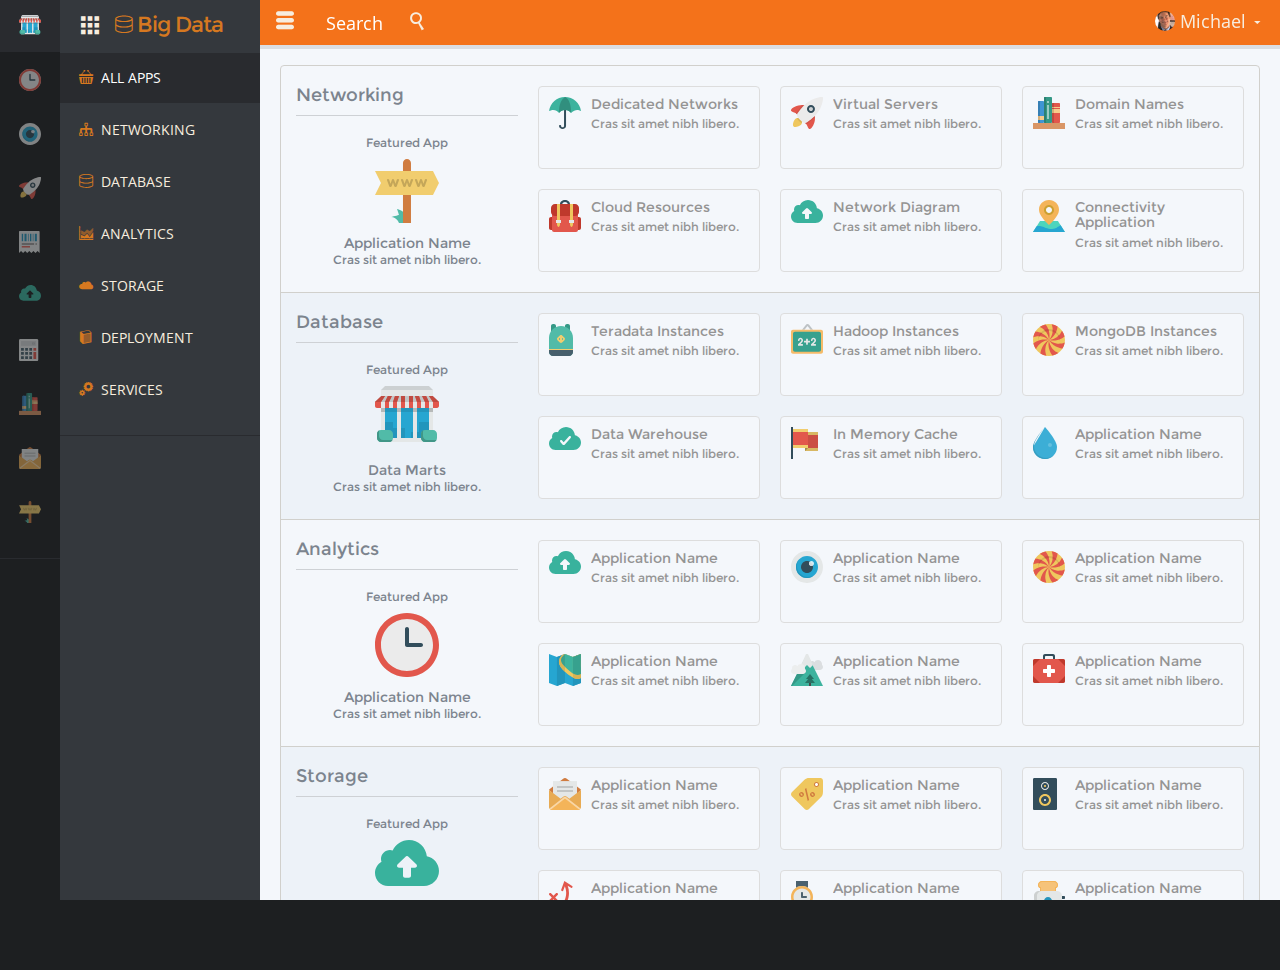
<file: index.html>
<!DOCTYPE html>
<html lang="en">
<head>
	<meta charset="utf-8">
	<meta name="viewport" content="width=device-width, initial-scale=1.0">
	<meta name="description" content="">
	<meta name="author" content="">
	<title>Big Data by Kyle Ledbetter</title>
	<link href="assets/css/application.css" rel="stylesheet">
	<!-- HTML5 shim and Respond.js IE8 support of HTML5 elements and media queries -->
	<!--[if lt IE 9]>
	<script src="assets/js/html5shiv.js"></script>
	<script src="assets/js/respond/respond.min.js"></script>
	<![endif]-->
	<link rel="apple-touch-icon-precomposed" sizes="144x144" href="assets/ico/apple-touch-icon-144-precomposed.png">
	<link rel="apple-touch-icon-precomposed" sizes="114x114" href="assets/ico/apple-touch-icon-114-precomposed.png">
	<link rel="apple-touch-icon-precomposed" sizes="72x72" href="assets/ico/apple-touch-icon-72-precomposed.png">
	<link rel="apple-touch-icon-precomposed" href="assets/ico/apple-touch-icon-57-precomposed.png">
	<link href="assets/ico/favicon.png" rel="shortcut icon" type="image/x-icon" />
	<script src="assets/js/modernizr.custom.js"></script>
</head>
<body class="no-touch">
	<header class="header header-primary header-sidebar header-appbar">
		<a class="sidebar-toggle pull-left btn btn-lg btn-none"><span aria-hidden="true" class="icon-menu-3"></span></a>
		<div class="dropdown pull-right">
			<a data-toggle="dropdown" href="#" class="btn btn-lg btn-none"><img class="img-circle" src="assets/images/avatars/michael_128.jpg" width="20" alt="..."> Michael <span aria-hidden="true" class="icon-arrow-down-2 text-sm"></span></a>
			<ul class="dropdown-menu" role="menu" aria-labelledby="dLabel">
				<li><a href="#">View Profile</a></li>
				<li><a href="#">Edit Account</a></li>
				<li class="divider"></li>
				<li><a href="#">Sign Out</a></li>
			</ul>
		</div>
		<form>
			<input type="search" class="input-search input-lg pull-left" placeholder="Search"><a class="btn btn-lg btn-search pull-left"><span aria-hidden="true" class="icon-search"></span></a>
		</form>
	</header>
	<!-- begin content -->
	<div class="content content-sidebar content-appbar">
		<div class="row">
			<div class="col-sm-12">
				<div class="list-group list-group-striped">
					<!-- begin item -->
					<div class="list-group-item">
						<div class="row">
							<div class="col-sm-3">
								<h4 class="page-header push-top-sm">
								 	Networking
								</h4>
								<div class="featured text-center">
									<h6>Featured App</h6>
									<svg viewBox="0 0 32 32">
										<g filter="">
											<use xlink:href="#www"></use>
										</g>
									</svg>
									<a href="#" class="h5">Application Name</a>
									<div class="h6">
										Cras sit amet nibh libero.
									</div>
								</div>
							</div>
							<div class="col-sm-9">
								<div class="row row-grid">
									<div class="col-sm-4">
										<a href="#" class="thumbnail">
											<div class="media">
												<svg viewBox="0 0 32 32" class="pull-left">
													<g filter="">
														<use xlink:href="#umbrella"></use>
													</g>
												</svg>
												<div class="media-body">
													<h5 class="media-heading">
														Dedicated Networks
													</h5>
													<div class="h6">
														Cras sit amet nibh libero.
													</div>
												</div>
											</div>
										</a>
									</div>
									<div class="col-sm-4">
										<a href="#" class="thumbnail">
											<div class="media">
												<svg viewBox="0 0 32 32" class="pull-left">
													<g filter="">
														<use xlink:href="#rocket"></use>
													</g>
												</svg>
												<div class="media-body">
													<h5 class="media-heading">
														Virtual Servers
													</h5>
													<div class="h6">
														Cras sit amet nibh libero.
													</div>
												</div>
											</div>
										</a>
									</div>
									<div class="col-sm-4">
										<a href="#" class="thumbnail">
											<div class="media">
												<svg viewBox="0 0 32 32" class="pull-left">
													<g filter="">
														<use xlink:href="#bookshelf"></use>
													</g>
												</svg>
												<div class="media-body">
													<h5 class="media-heading">
														Domain Names
													</h5>
													<div class="h6">
														Cras sit amet nibh libero.
													</div>
												</div>
											</div>
										</a>
									</div>
									<div class="col-sm-4">
										<a href="#" class="thumbnail">
											<div class="media">
												<svg viewBox="0 0 32 32" class="pull-left">
													<g filter="">
														<use xlink:href="#backpack"></use>
													</g>
												</svg>
												<div class="media-body">
													<h5 class="media-heading">
														Cloud Resources
													</h5>
													<div class="h6">
														Cras sit amet nibh libero.
													</div>
												</div>
											</div>
										</a>
									</div>
									<div class="col-sm-4">
										<a href="#" class="thumbnail">
											<div class="media">
												<svg viewBox="0 0 32 32" class="pull-left">
													<g filter="">
														<use xlink:href="#cloud-up"></use>
													</g>
												</svg>
												<div class="media-body">
													<h5 class="media-heading">
														Network Diagram
													</h5>
													<div class="h6">
														Cras sit amet nibh libero.
													</div>
												</div>
											</div>
										</a>
									</div>
									<div class="col-sm-4">
										<a href="#" class="thumbnail">
											<div class="media">
												<svg viewBox="0 0 32 32" class="pull-left">
													<g filter="">
														<use xlink:href="#map"></use>
													</g>
												</svg>
												<div class="media-body">
													<h5 class="media-heading">
														Connectivity Application
													</h5>
													<div class="h6">
														Cras sit amet nibh libero.
													</div>
												</div>
											</div>
										</a>
									</div>
								</div>
							</div>
						</div>
					</div>
					<!-- end item -->
					<!-- begin item -->
					<div class="list-group-item">
						<div class="row">
							<div class="col-sm-3">
								<h4 class="page-header push-top-sm">
								 	Database
								</h4>
								<div class="featured text-center">
									<h6>Featured App</h6>
									<svg viewBox="0 0 32 32">
										<g filter="">
											<use xlink:href="#store"></use>
										</g>
									</svg>
									<a href="#" class="h5">Data Marts</a>
									<div class="h6">
										Cras sit amet nibh libero.
									</div>
								</div>
							</div>
							<div class="col-sm-9">
								<div class="row row-grid">
									<div class="col-sm-4">
										<a href="#" class="thumbnail">
											<div class="media">
												<svg viewBox="0 0 32 32" class="pull-left">
													<g filter="">
														<use xlink:href="#backpack-2"></use>
													</g>
												</svg>
												<div class="media-body">
													<h5 class="media-heading">
														Teradata Instances
													</h5>
													<div class="h6">
														Cras sit amet nibh libero.
													</div>
												</div>
											</div>
										</a>
									</div>
									<div class="col-sm-4">
										<a href="#" class="thumbnail">
											<div class="media">
												<svg viewBox="0 0 32 32" class="pull-left">
													<g filter="">
														<use xlink:href="#chalkboard"></use>
													</g>
												</svg>
												<div class="media-body">
													<h5 class="media-heading">
														Hadoop Instances
													</h5>
													<div class="h6">
														Cras sit amet nibh libero.
													</div>
												</div>
											</div>
										</a>
									</div>
									<div class="col-sm-4">
										<a href="#" class="thumbnail">
											<div class="media">
												<svg viewBox="0 0 32 32" class="pull-left">
													<g filter="">
														<use xlink:href="#candy"></use>
													</g>
												</svg>
												<div class="media-body">
													<h5 class="media-heading">
														MongoDB Instances
													</h5>
													<div class="h6">
														Cras sit amet nibh libero.
													</div>
												</div>
											</div>
										</a>
									</div>
									<div class="col-sm-4">
										<a href="#" class="thumbnail">
											<div class="media">
												<svg viewBox="0 0 32 32" class="pull-left">
													<g filter="">
														<use xlink:href="#cloud-check"></use>
													</g>
												</svg>
												<div class="media-body">
													<h5 class="media-heading">
														Data Warehouse
													</h5>
													<div class="h6">
														Cras sit amet nibh libero.
													</div>
												</div>
											</div>
										</a>
									</div>
									<div class="col-sm-4">
										<a href="#" class="thumbnail">
											<div class="media">
												<svg viewBox="0 0 32 32" class="pull-left">
													<g filter="">
														<use xlink:href="#flag"></use>
													</g>
												</svg>
												<div class="media-body">
													<h5 class="media-heading">
														In Memory Cache
													</h5>
													<div class="h6">
														Cras sit amet nibh libero.
													</div>
												</div>
											</div>
										</a>
									</div>
									<div class="col-sm-4">
										<a href="#" class="thumbnail">
											<div class="media">
												<svg viewBox="0 0 32 32" class="pull-left">
													<g filter="">
														<use xlink:href="#drop"></use>
													</g>
												</svg>
												<div class="media-body">
													<h5 class="media-heading">
														Application Name
													</h5>
													<div class="h6">
														Cras sit amet nibh libero.
													</div>
												</div>
											</div>
										</a>
									</div>
								</div>
							</div>
						</div>
					</div>
					<!-- end item -->
					<!-- begin item -->
					<div class="list-group-item">
						<div class="row">
							<div class="col-sm-3">
								<h4 class="page-header push-top-sm">
								 	Analytics
								</h4>
								<div class="featured text-center">
									<h6>Featured App</h6>
									<svg viewBox="0 0 32 32">
										<g filter="">
											<use xlink:href="#clock"></use>
										</g>
									</svg>
									<a href="#" class="h5">Application Name</a>
									<div class="h6">
										Cras sit amet nibh libero.
									</div>
								</div>
							</div>
							<div class="col-sm-9">
								<div class="row row-grid">
									<div class="col-sm-4">
										<a href="#" class="thumbnail">
											<div class="media">
												<svg viewBox="0 0 32 32" class="pull-left">
													<g filter="">
														<use xlink:href="#cloud-up"></use>
													</g>
												</svg>
												<div class="media-body">
													<h5 class="media-heading">
														Application Name
													</h5>
													<div class="h6">
														Cras sit amet nibh libero.
													</div>
												</div>
											</div>
										</a>
									</div>
									<div class="col-sm-4">
										<a href="#" class="thumbnail">
											<div class="media">
												<svg viewBox="0 0 32 32" class="pull-left">
													<g filter="">
														<use xlink:href="#eye"></use>
													</g>
												</svg>
												<div class="media-body">
													<h5 class="media-heading">
														Application Name
													</h5>
													<div class="h6">
														Cras sit amet nibh libero.
													</div>
												</div>
											</div>
										</a>
									</div>
									<div class="col-sm-4">
										<a href="#" class="thumbnail">
											<div class="media">
												<svg viewBox="0 0 32 32" class="pull-left">
													<g filter="">
														<use xlink:href="#candy"></use>
													</g>
												</svg>
												<div class="media-body">
													<h5 class="media-heading">
														Application Name
													</h5>
													<div class="h6">
														Cras sit amet nibh libero.
													</div>
												</div>
											</div>
										</a>
									</div>
									<div class="col-sm-4">
										<a href="#" class="thumbnail">
											<div class="media">
												<svg viewBox="0 0 32 32" class="pull-left">
													<g filter="">
														<use xlink:href="#map2"></use>
													</g>
												</svg>
												<div class="media-body">
													<h5 class="media-heading">
														Application Name
													</h5>
													<div class="h6">
														Cras sit amet nibh libero.
													</div>
												</div>
											</div>
										</a>
									</div>
									<div class="col-sm-4">
										<a href="#" class="thumbnail">
											<div class="media">
												<svg viewBox="0 0 32 32" class="pull-left">
													<g filter="">
														<use xlink:href="#mountain"></use>
													</g>
												</svg>
												<div class="media-body">
													<h5 class="media-heading">
														Application Name
													</h5>
													<div class="h6">
														Cras sit amet nibh libero.
													</div>
												</div>
											</div>
										</a>
									</div>
									<div class="col-sm-4">
										<a href="#" class="thumbnail">
											<div class="media">
												<svg viewBox="0 0 32 32" class="pull-left">
													<g filter="">
														<use xlink:href="#medicine"></use>
													</g>
												</svg>
												<div class="media-body">
													<h5 class="media-heading">
														Application Name
													</h5>
													<div class="h6">
														Cras sit amet nibh libero.
													</div>
												</div>
											</div>
										</a>
									</div>
								</div>
							</div>
						</div>
					</div>
					<!-- end item -->
					<!-- begin item -->
					<div class="list-group-item">
						<div class="row">
							<div class="col-sm-3">
								<h4 class="page-header push-top-sm">
								 	Storage
								</h4>
								<div class="featured text-center">
									<h6>Featured App</h6>
									<svg viewBox="0 0 32 32">
										<g filter="">
											<use xlink:href="#cloud-up"></use>
										</g>
									</svg>
									<a href="#" class="h5">Application Name</a>
									<div class="h6">
										Cras sit amet nibh libero.
									</div>
								</div>
							</div>
							<div class="col-sm-9">
								<div class="row row-grid">
									<div class="col-sm-4">
										<a href="#" class="thumbnail">
											<div class="media">
												<svg viewBox="0 0 32 32" class="pull-left">
													<g filter="">
														<use xlink:href="#open-letter"></use>
													</g>
												</svg>
												<div class="media-body">
													<h5 class="media-heading">
														Application Name
													</h5>
													<div class="h6">
														Cras sit amet nibh libero.
													</div>
												</div>
											</div>
										</a>
									</div>
									<div class="col-sm-4">
										<a href="#" class="thumbnail">
											<div class="media">
												<svg viewBox="0 0 32 32" class="pull-left">
													<g filter="">
														<use xlink:href="#sale"></use>
													</g>
												</svg>
												<div class="media-body">
													<h5 class="media-heading">
														Application Name
													</h5>
													<div class="h6">
														Cras sit amet nibh libero.
													</div>
												</div>
											</div>
										</a>
									</div>
									<div class="col-sm-4">
										<a href="#" class="thumbnail">
											<div class="media">
												<svg viewBox="0 0 32 32" class="pull-left">
													<g filter="">
														<use xlink:href="#speakers"></use>
													</g>
												</svg>
												<div class="media-body">
													<h5 class="media-heading">
														Application Name
													</h5>
													<div class="h6">
														Cras sit amet nibh libero.
													</div>
												</div>
											</div>
										</a>
									</div>
									<div class="col-sm-4">
										<a href="#" class="thumbnail">
											<div class="media">
												<svg viewBox="0 0 32 32" class="pull-left">
													<g filter="">
														<use xlink:href="#tactic"></use>
													</g>
												</svg>
												<div class="media-body">
													<h5 class="media-heading">
														Application Name
													</h5>
													<div class="h6">
														Cras sit amet nibh libero.
													</div>
												</div>
											</div>
										</a>
									</div>
									<div class="col-sm-4">
										<a href="#" class="thumbnail">
											<div class="media">
												<svg viewBox="0 0 32 32" class="pull-left">
													<g filter="">
														<use xlink:href="#watch"></use>
													</g>
												</svg>
												<div class="media-body">
													<h5 class="media-heading">
														Application Name
													</h5>
													<div class="h6">
														Cras sit amet nibh libero.
													</div>
												</div>
											</div>
										</a>
									</div>
									<div class="col-sm-4">
										<a href="#" class="thumbnail">
											<div class="media">
												<svg viewBox="0 0 32 32" class="pull-left">
													<g filter="">
														<use xlink:href="#toaster"></use>
													</g>
												</svg>
												<div class="media-body">
													<h5 class="media-heading">
														Application Name
													</h5>
													<div class="h6">
														Cras sit amet nibh libero.
													</div>
												</div>
											</div>
										</a>
									</div>
								</div>
							</div>
						</div>
					</div>
					<!-- end item -->
				</div>
			</div>
		</div>

		<hr />
		<footer class="text-center text-sm text-muted">
			<p>&copy; 2014 Kyle Ledbetter, Inc.</p>
		</footer>
	</div>
	<!-- end content -->

	<!-- begin appbar -->
	<div class="appbar">
		<ul class="nav nav-stacked text-center">
			<li class="active">
				<a href="index.html" data-toggle="tooltip" data-placement="bottom" title="App Store">
					<svg viewBox="0 0 32 32">
					<g filter="">
					<use xlink:href="#store"></use>
					</g>
					</svg>
				</a>
			</li>
			<li class="">
				<a href="realtime.html" data-toggle="tooltip" data-placement="bottom" title="Realtime">
					<svg viewBox="0 0 32 32">
					<g filter="">
					<use xlink:href="#clock"></use>
					</g>
					</svg>
				</a>
			</li>
			<li class="">
				<a href="#" data-toggle="tooltip" data-placement="bottom" title="Insights">
					<svg viewBox="0 0 32 32">
					<g filter="">
					<use xlink:href="#eye"></use>
					</g>
					</svg>
				</a>
			</li>
			<li class="">
				<a href="#" data-toggle="tooltip" data-placement="bottom" title="App Launcher">
					<svg viewBox="0 0 32 32">
					<g filter="">
					<use xlink:href="#rocket"></use>
					</g>
					</svg>
				</a>
			</li>
			<li class="">
				<a href="#" data-toggle="tooltip" data-placement="bottom" title="Revenue">
					<svg viewBox="0 0 32 32">
					<g filter="">
					<use xlink:href="#bill"></use>
					</g>
					</svg>
				</a>
			</li>
			<li class="">
				<a href="#" data-toggle="tooltip" data-placement="bottom" title="File Repo">
					<svg viewBox="0 0 32 32">
					<g filter="">
					<use xlink:href="#cloud-up"></use>
					</g>
					</svg>
				</a>
			</li>
			<li class="">
				<a href="#" data-toggle="tooltip" data-placement="bottom" title="Cron Calculator">
					<svg viewBox="0 0 32 32">
					<g filter="">
					<use xlink:href="#calc"></use>
					</g>
					</svg>
				</a>
			</li>
			<li class="">
				<a href="#" data-toggle="tooltip" data-placement="bottom" title="Docs">
					<svg viewBox="0 0 32 32">
					<g filter="">
					<use xlink:href="#bookshelf"></use>
					</g>
					</svg>
				</a>
			</li>
			<li class="">
				<a href="#" data-toggle="tooltip" data-placement="bottom" title="Notification Center">
					<svg viewBox="0 0 32 32">
					<g filter="">
					<use xlink:href="#open-letter"></use>
					</g>
					</svg>
				</a>
			</li>
			<li class="">
				<a href="#" data-toggle="tooltip" data-placement="bottom" title="Web Manager">
					<svg viewBox="0 0 32 32">
					<g filter="">
					<use xlink:href="#www"></use>
					</g>
					</svg>
				</a>
			</li>
		</ul>
		<hr />
	</div>
	<!-- end appbar -->

	<!-- begin sidebar -->
	<div class="sidebar sidebar-appbar">
		<div class="sidebar-heading">
			<a class="appbar-toggle pull-left btn btn-lg btn-none"><span aria-hidden="true" class="icon-grid-3"></span></a>
			<a class="sidebar-brand" href="#">
				<span class="icon-database text-md"></span> 
				Big Data
			</a>
		</div>
		<ul class="nav nav-stacked">
			<li class="active"><a href="apps.html"><span aria-hidden="true" class="icon-basket text-warning"></span> All Apps</a></li>
			<li class=""><a href="#"><span aria-hidden="true" class="icon-tree text-warning"></span> Networking</a></li>
			<li class=""><a href="#"><span aria-hidden="true" class="icon-database text-warning"></span> Database</a></li>
			<li class=""><a href="#"><span aria-hidden="true" class="icon-chart text-warning"></span> Analytics</a></li>
			<li class=""><a href="#"><span aria-hidden="true" class="icon-cloud text-warning"></span> Storage</a></li>
			<li class=""><a href="#"><span aria-hidden="true" class="icon-package text-warning"></span> Deployment</a></li>
			<li class=""><a href="#"><span aria-hidden="true" class="icon-cogs text-warning"></span> Services</a></li>
		</ul>
		<hr />
	</div>
	<!-- end sidebar -->

	
	<script src="assets/js/jquery.js"></script>
	<script src="assets/js/bootstrap.min.js"></script>
	<script src="assets/js/application.js"></script>

	<script>
      var url ='assets/svg/icons.svg';
      var c=new XMLHttpRequest(); c.open('GET', url, false); c.setRequestHeader('Content-Type', 'text/xml'); c.send();
      document.body.insertBefore(c.responseXML.firstChild, document.body.firstChild)
    </script>


</body>
</html>
</file>
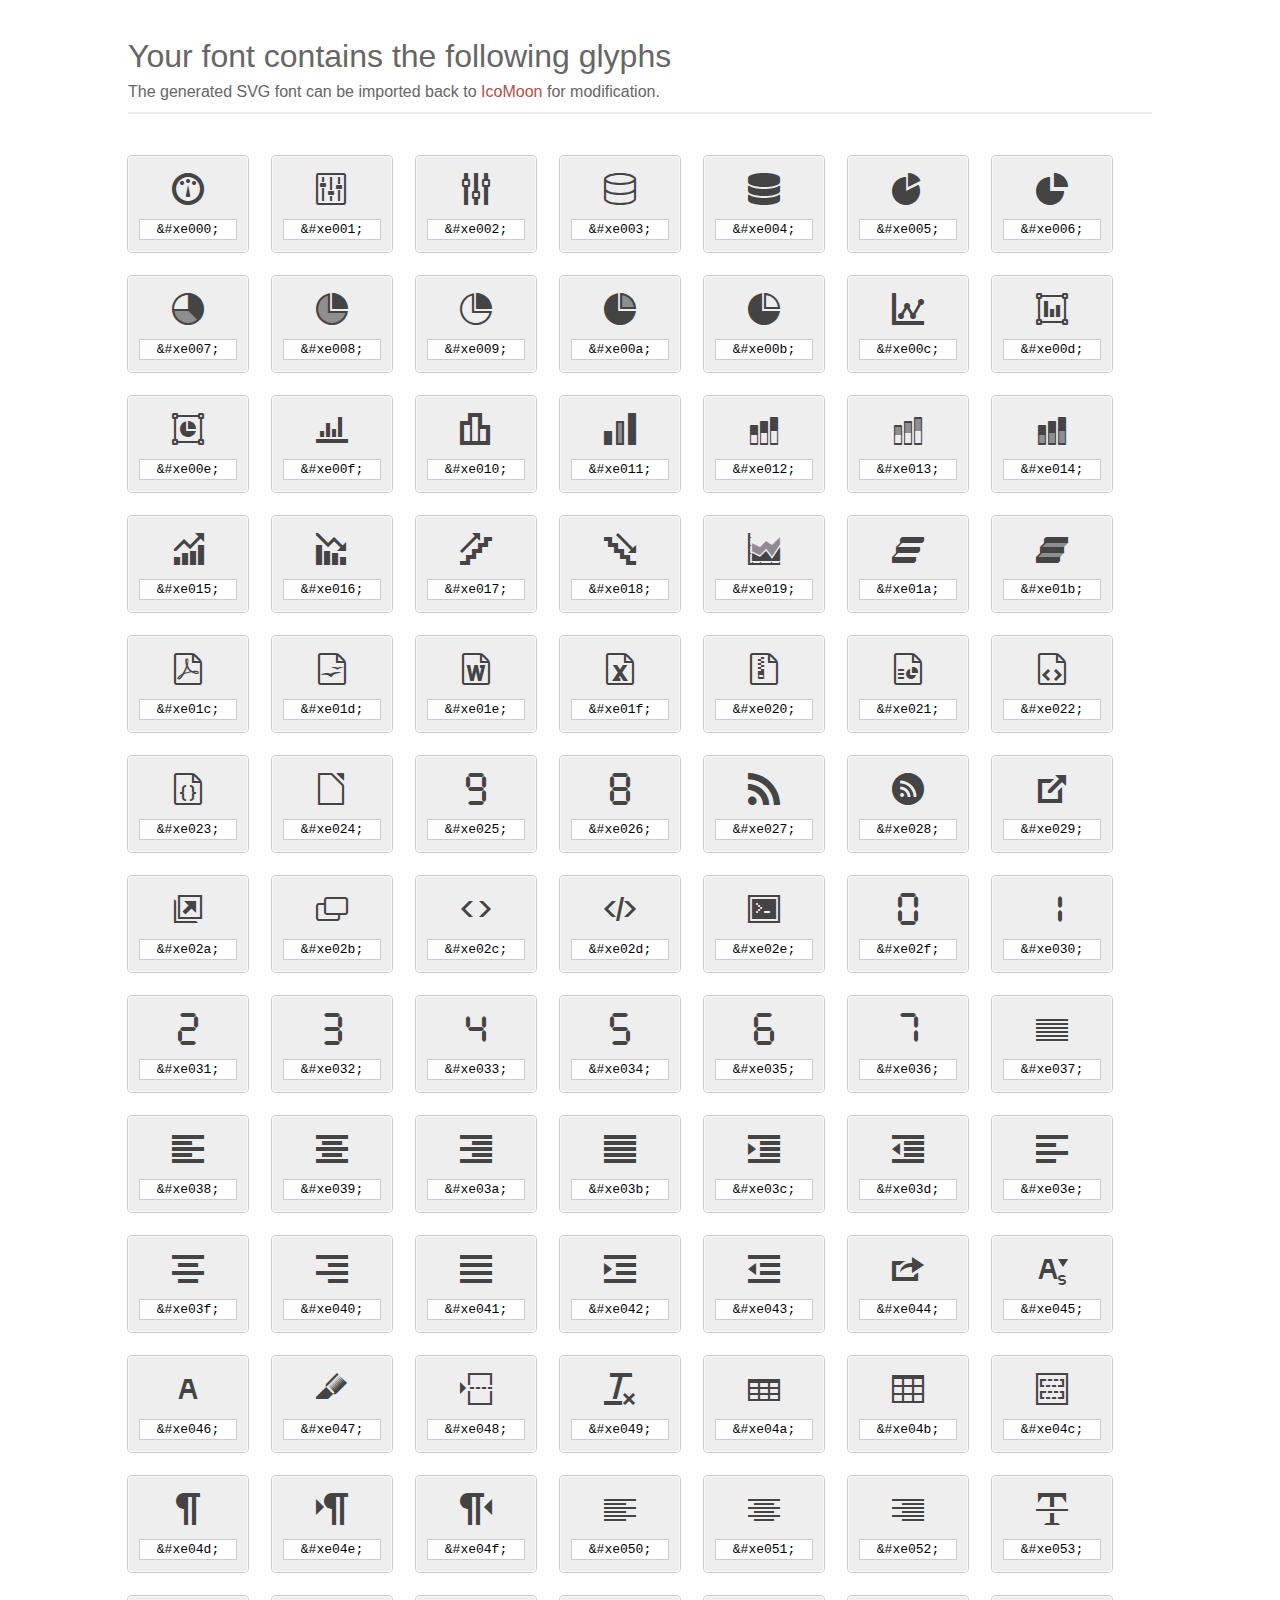
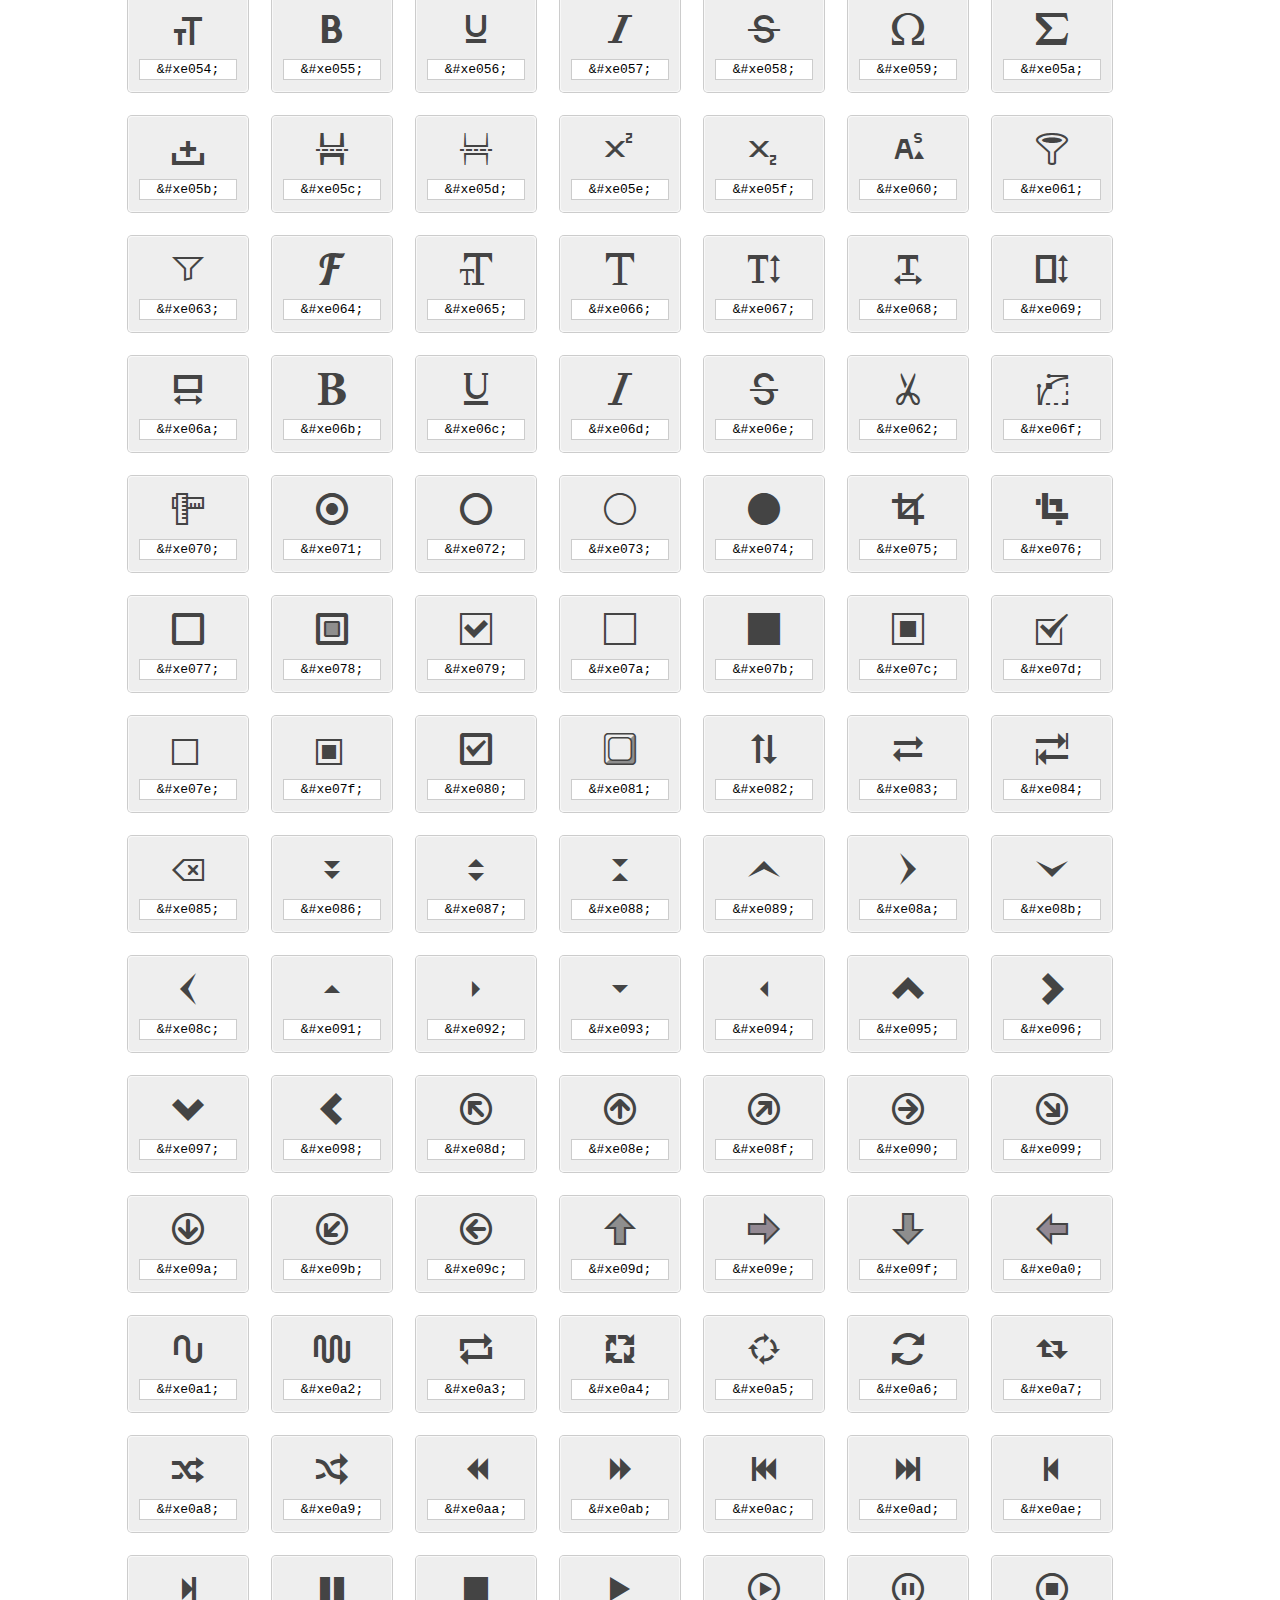
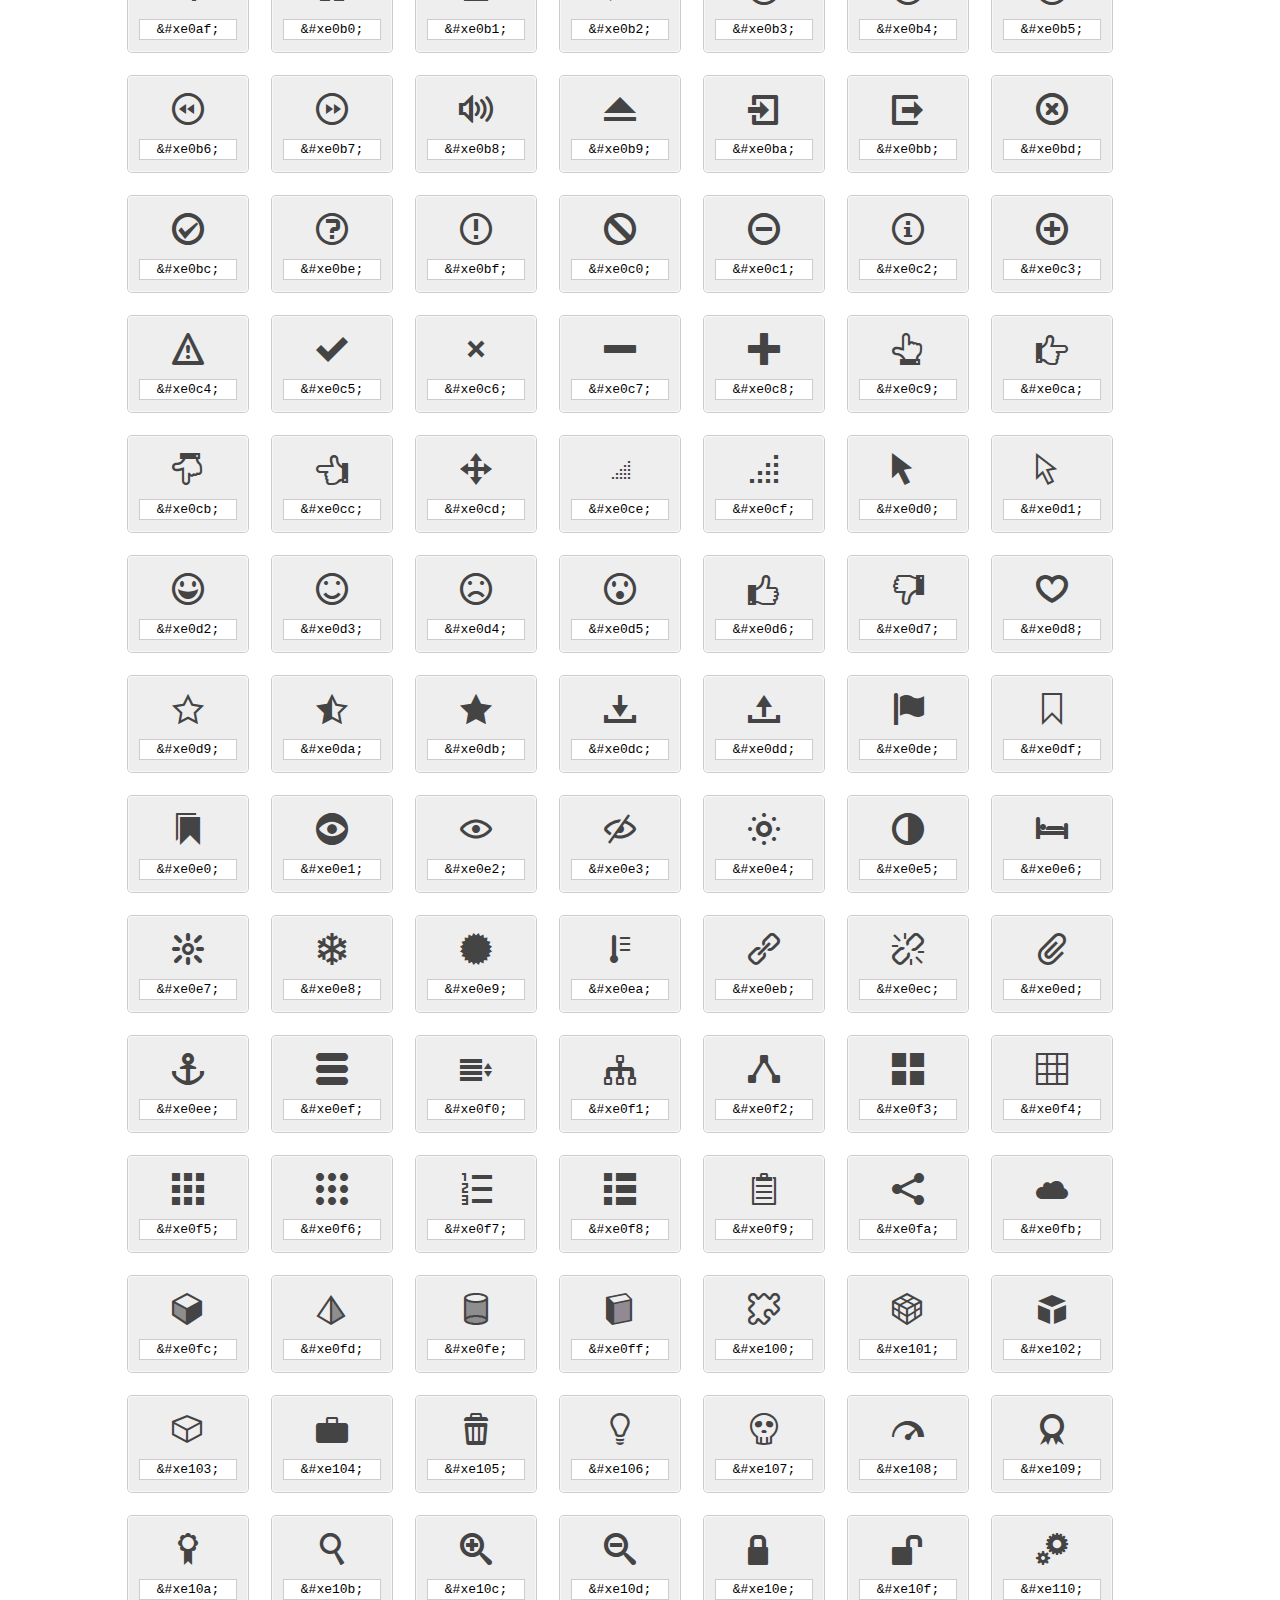
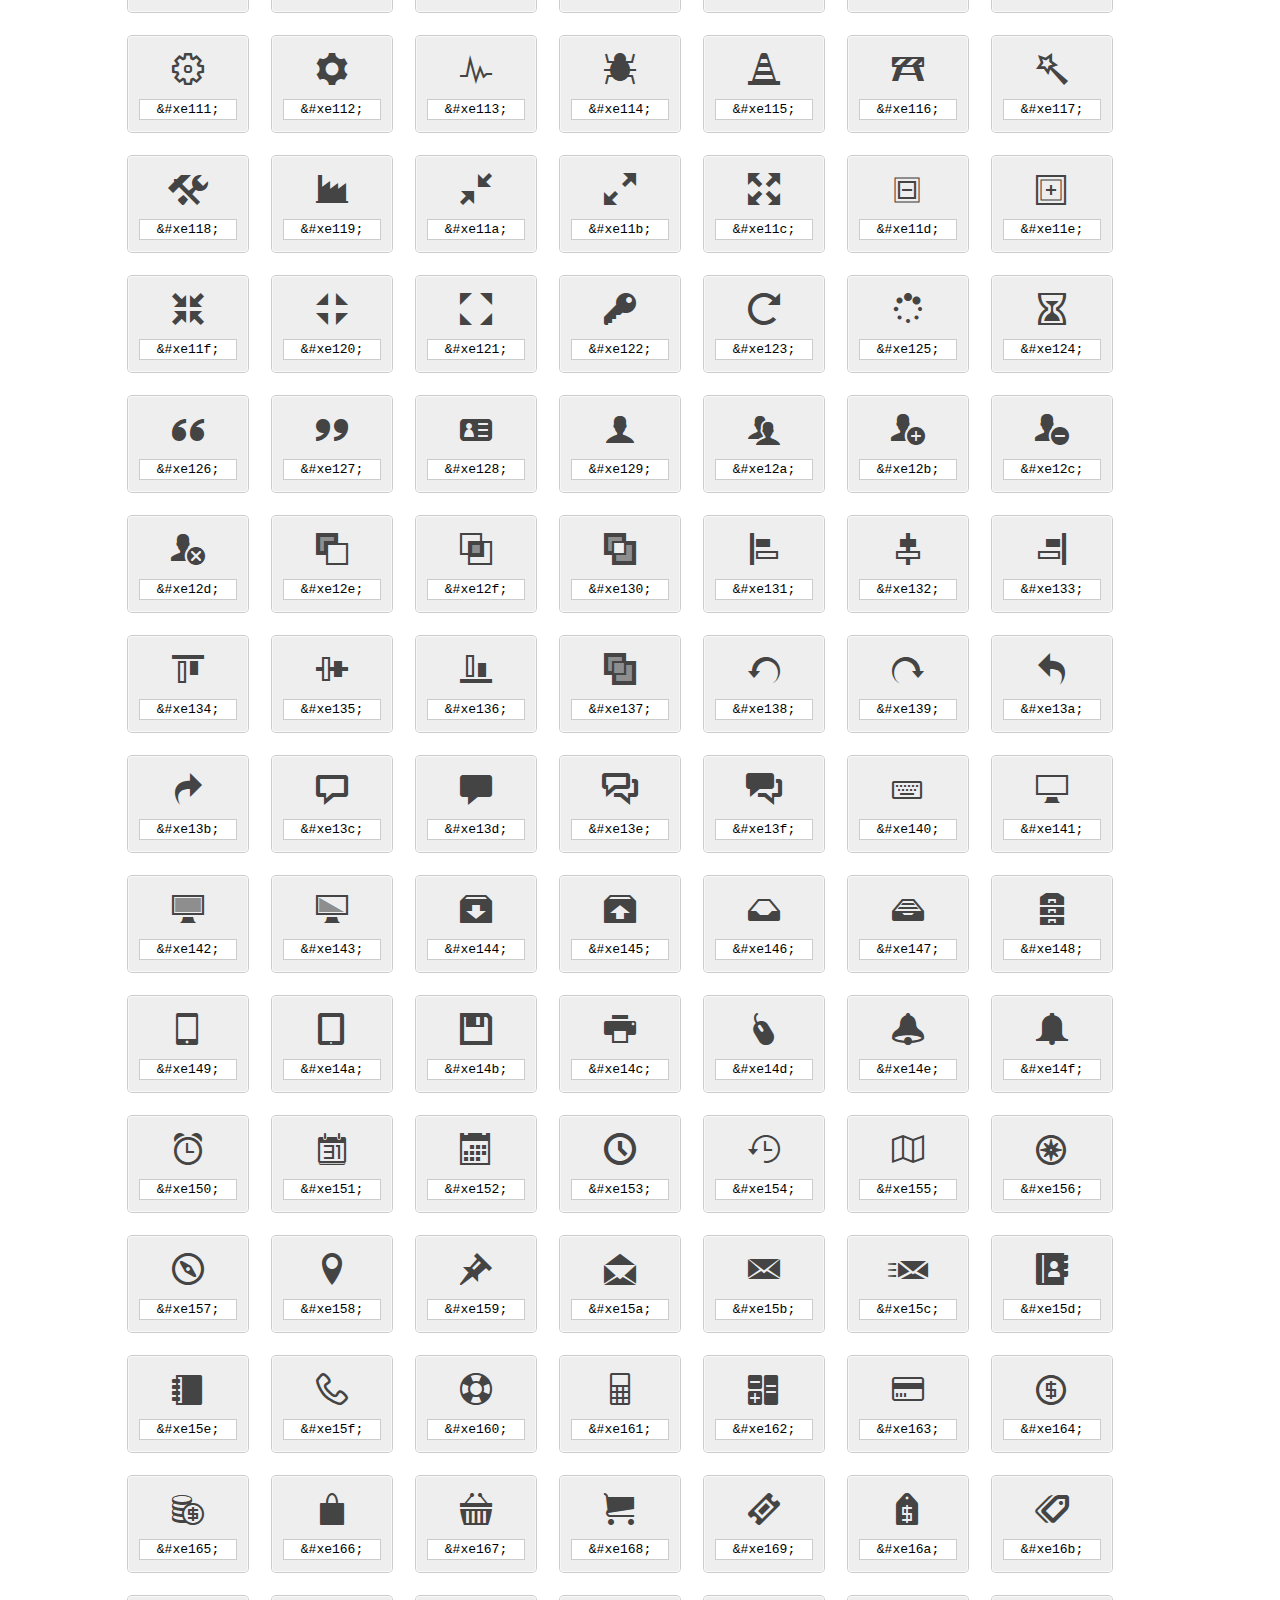
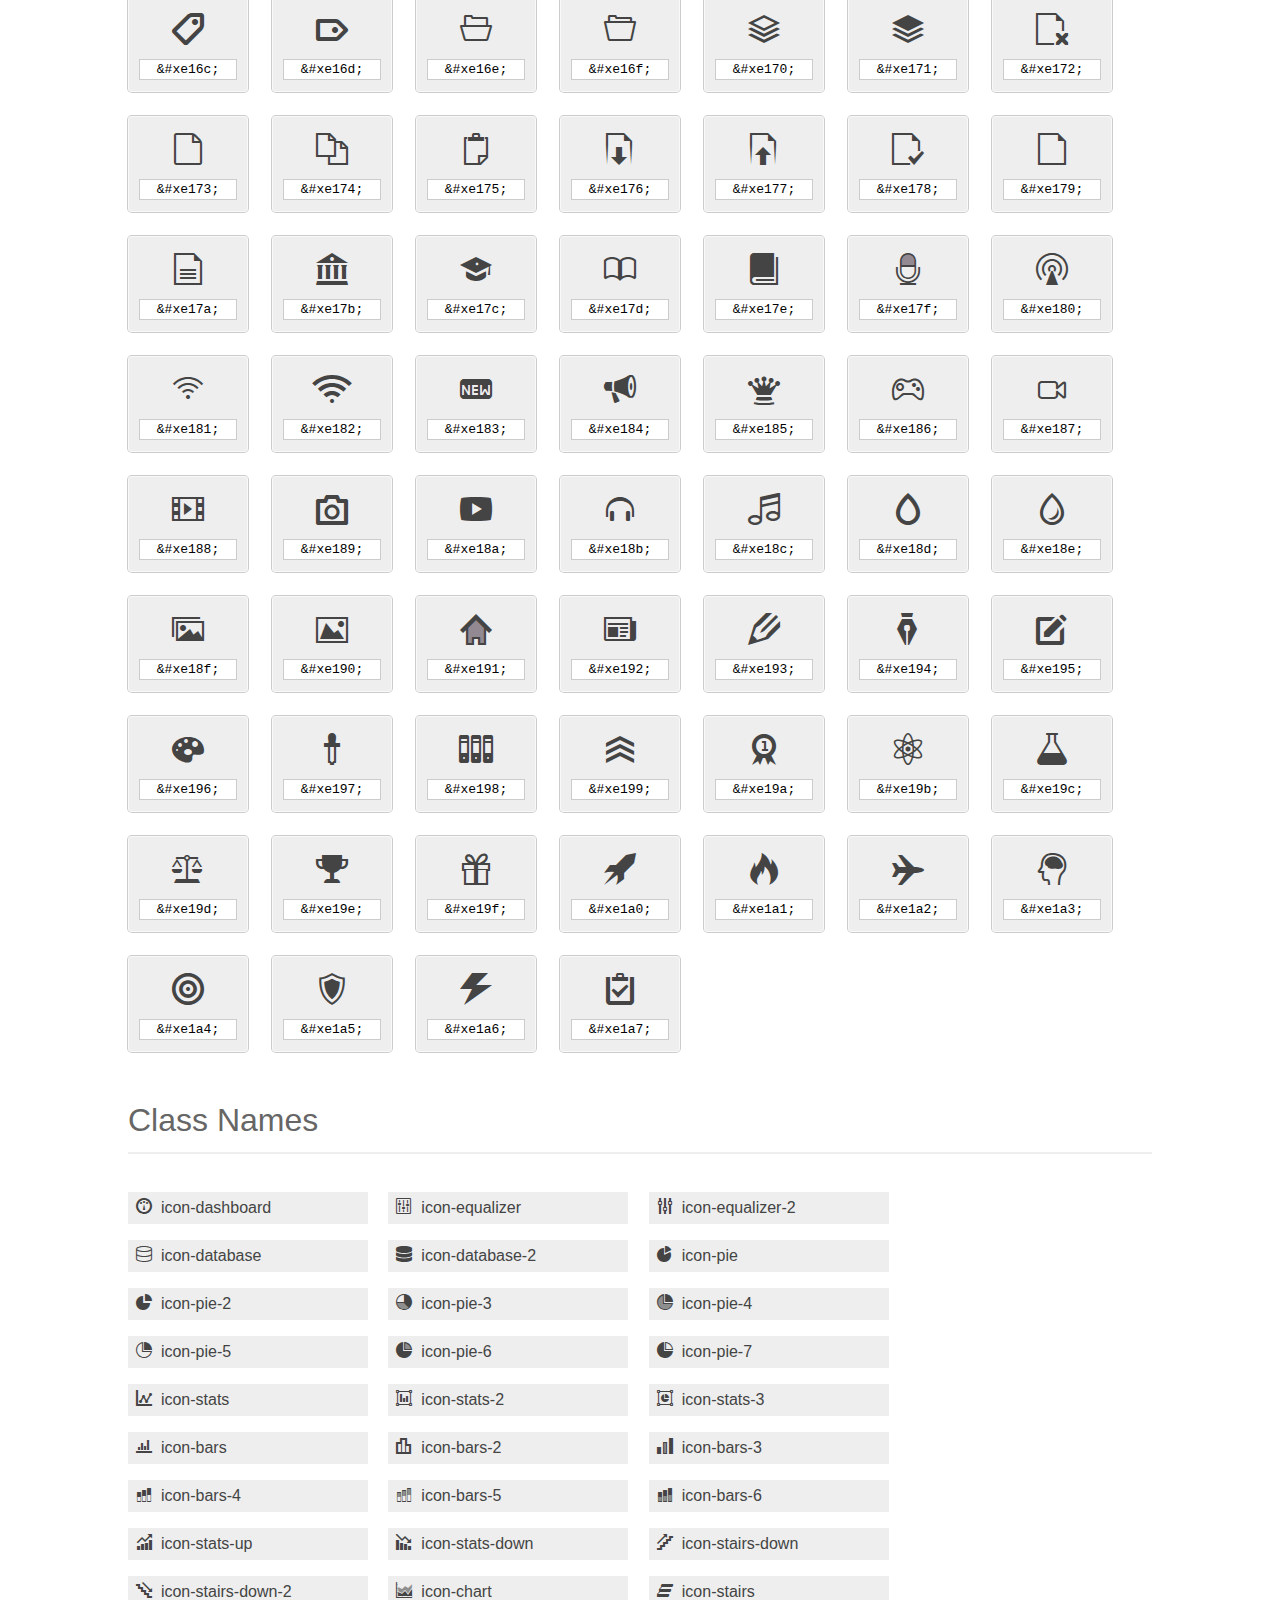
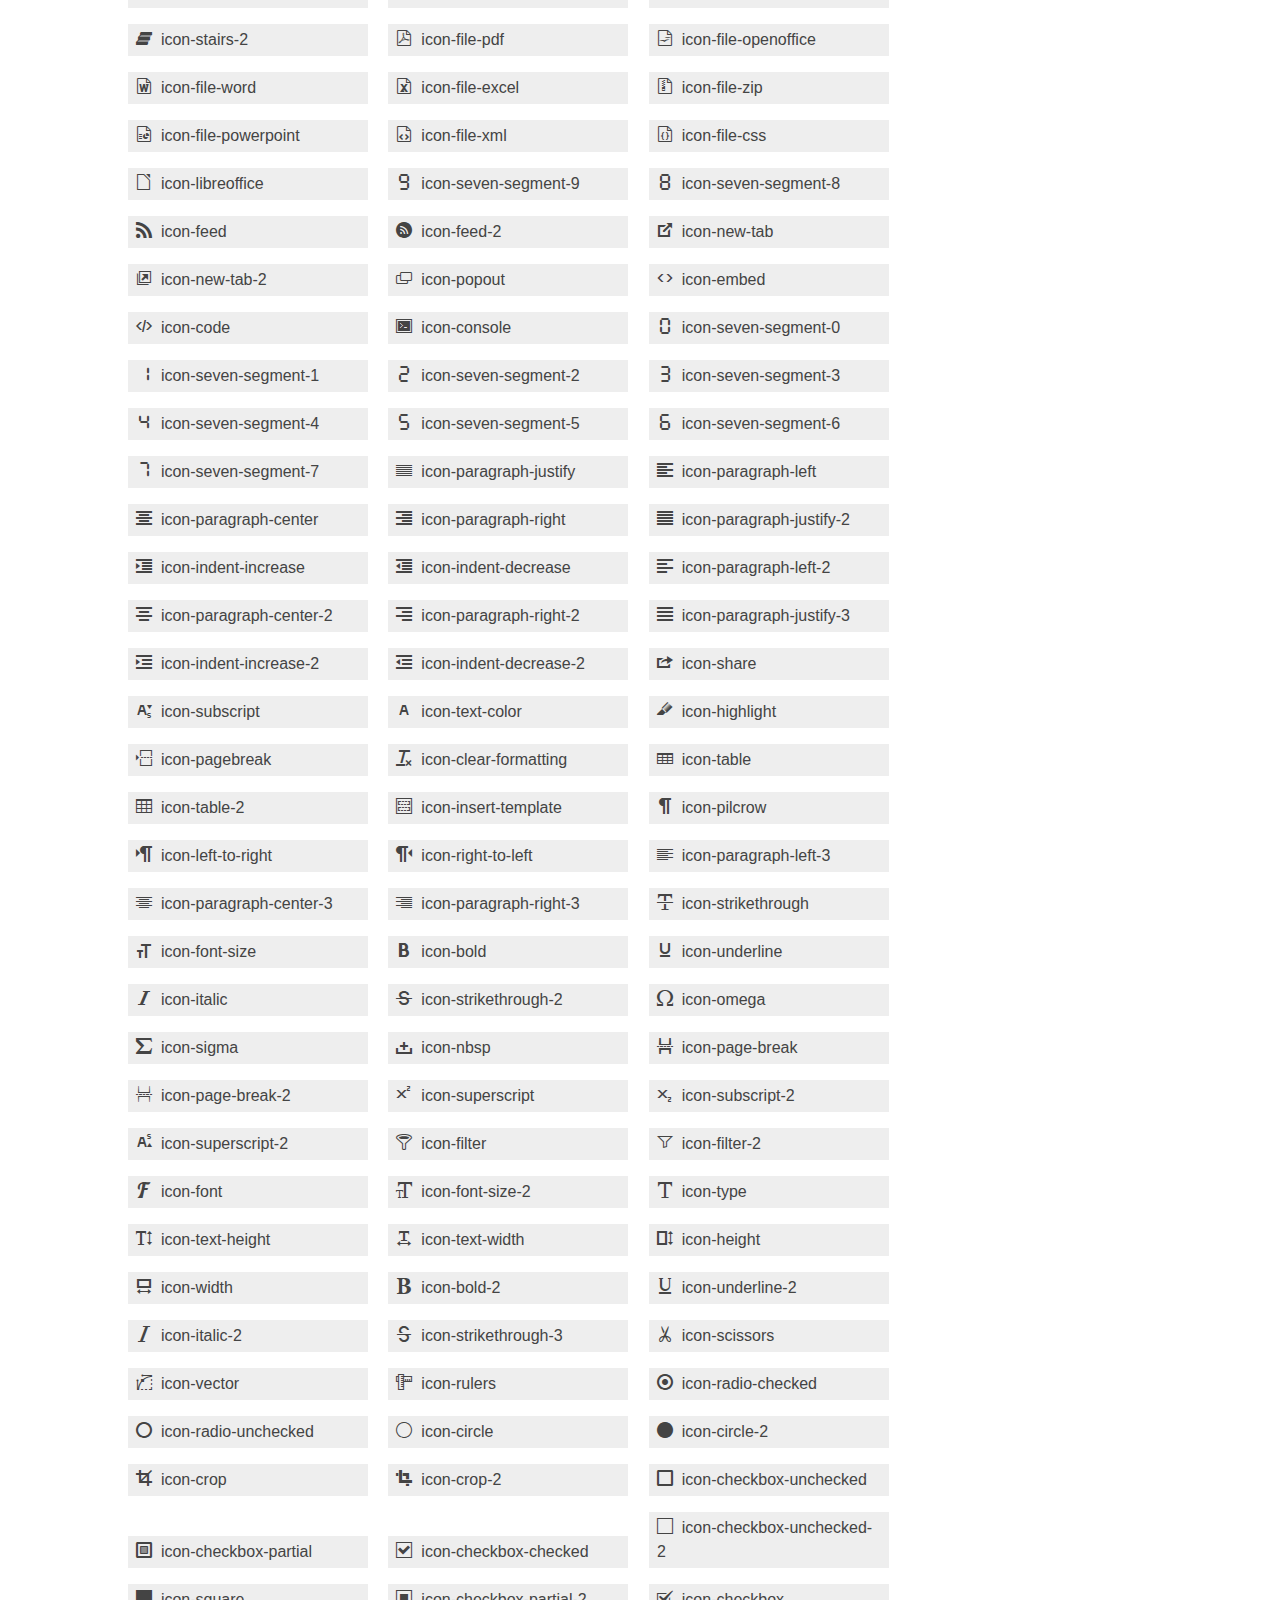
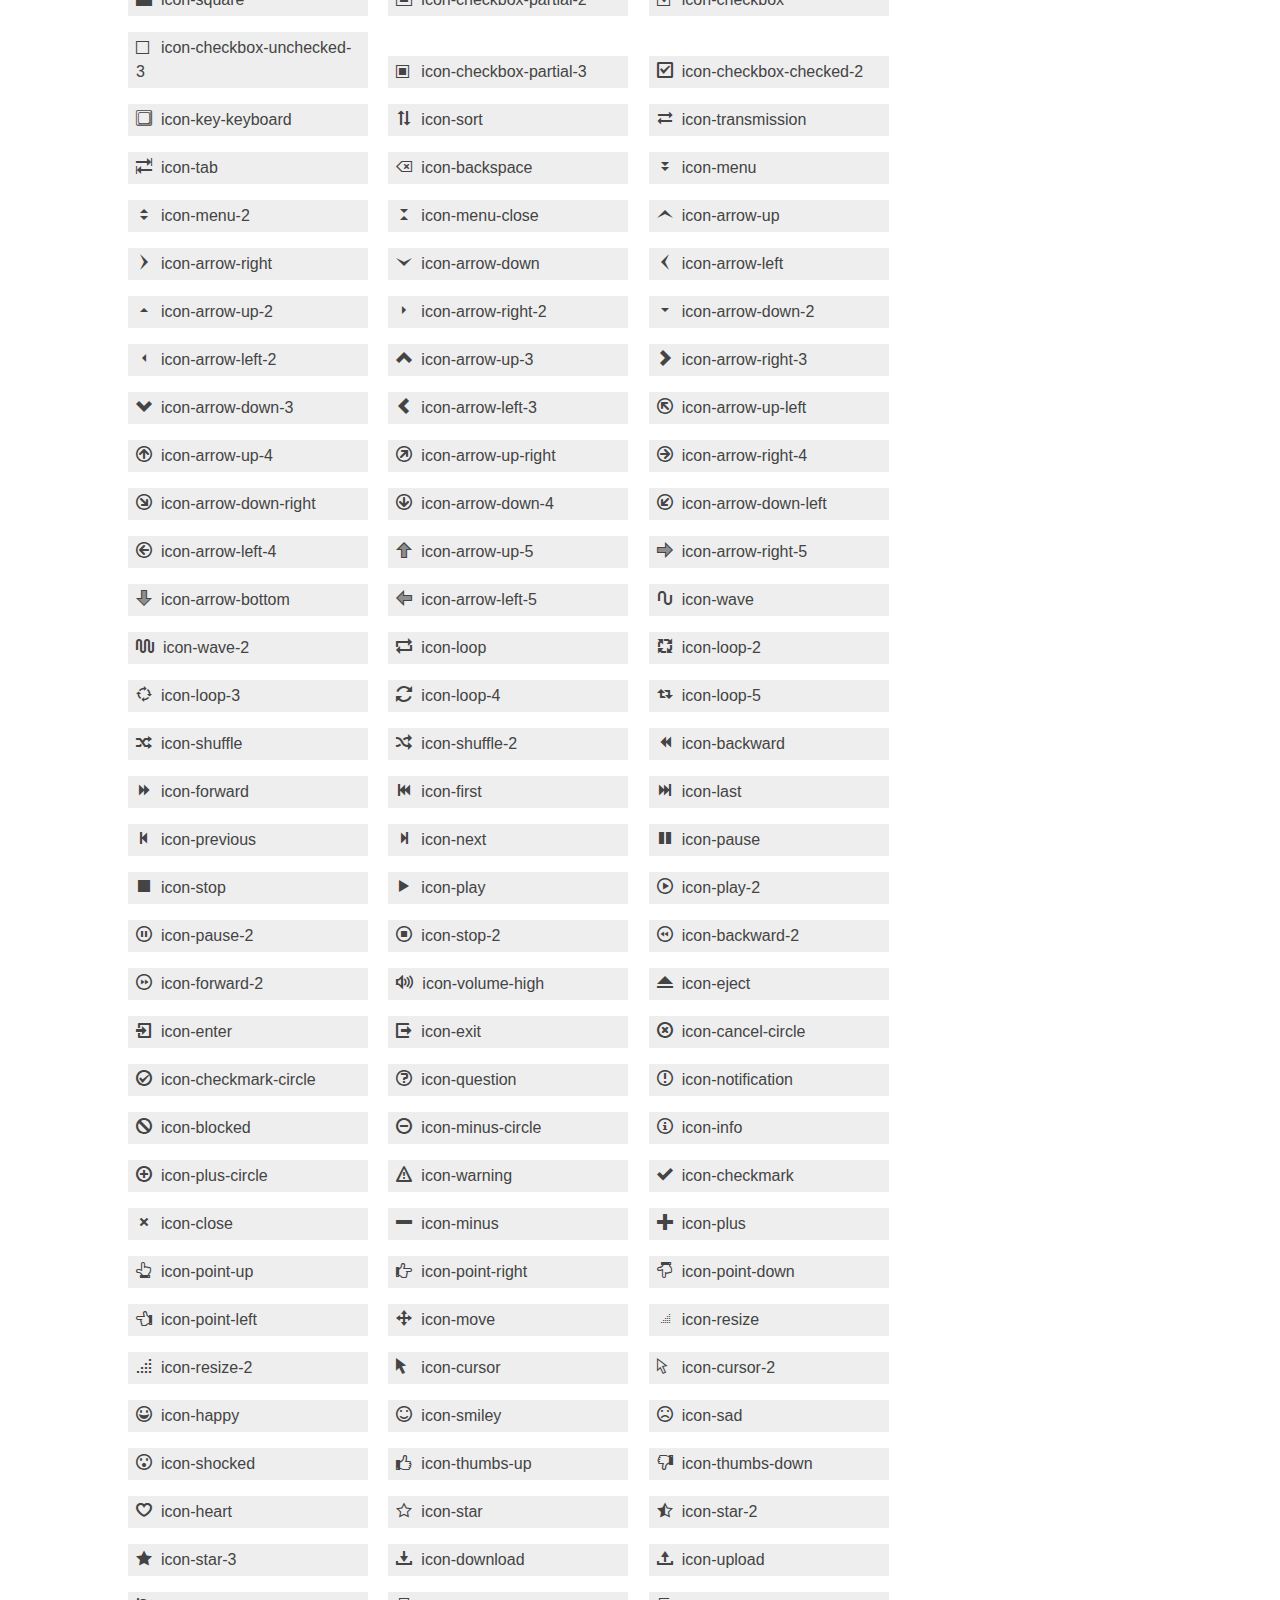
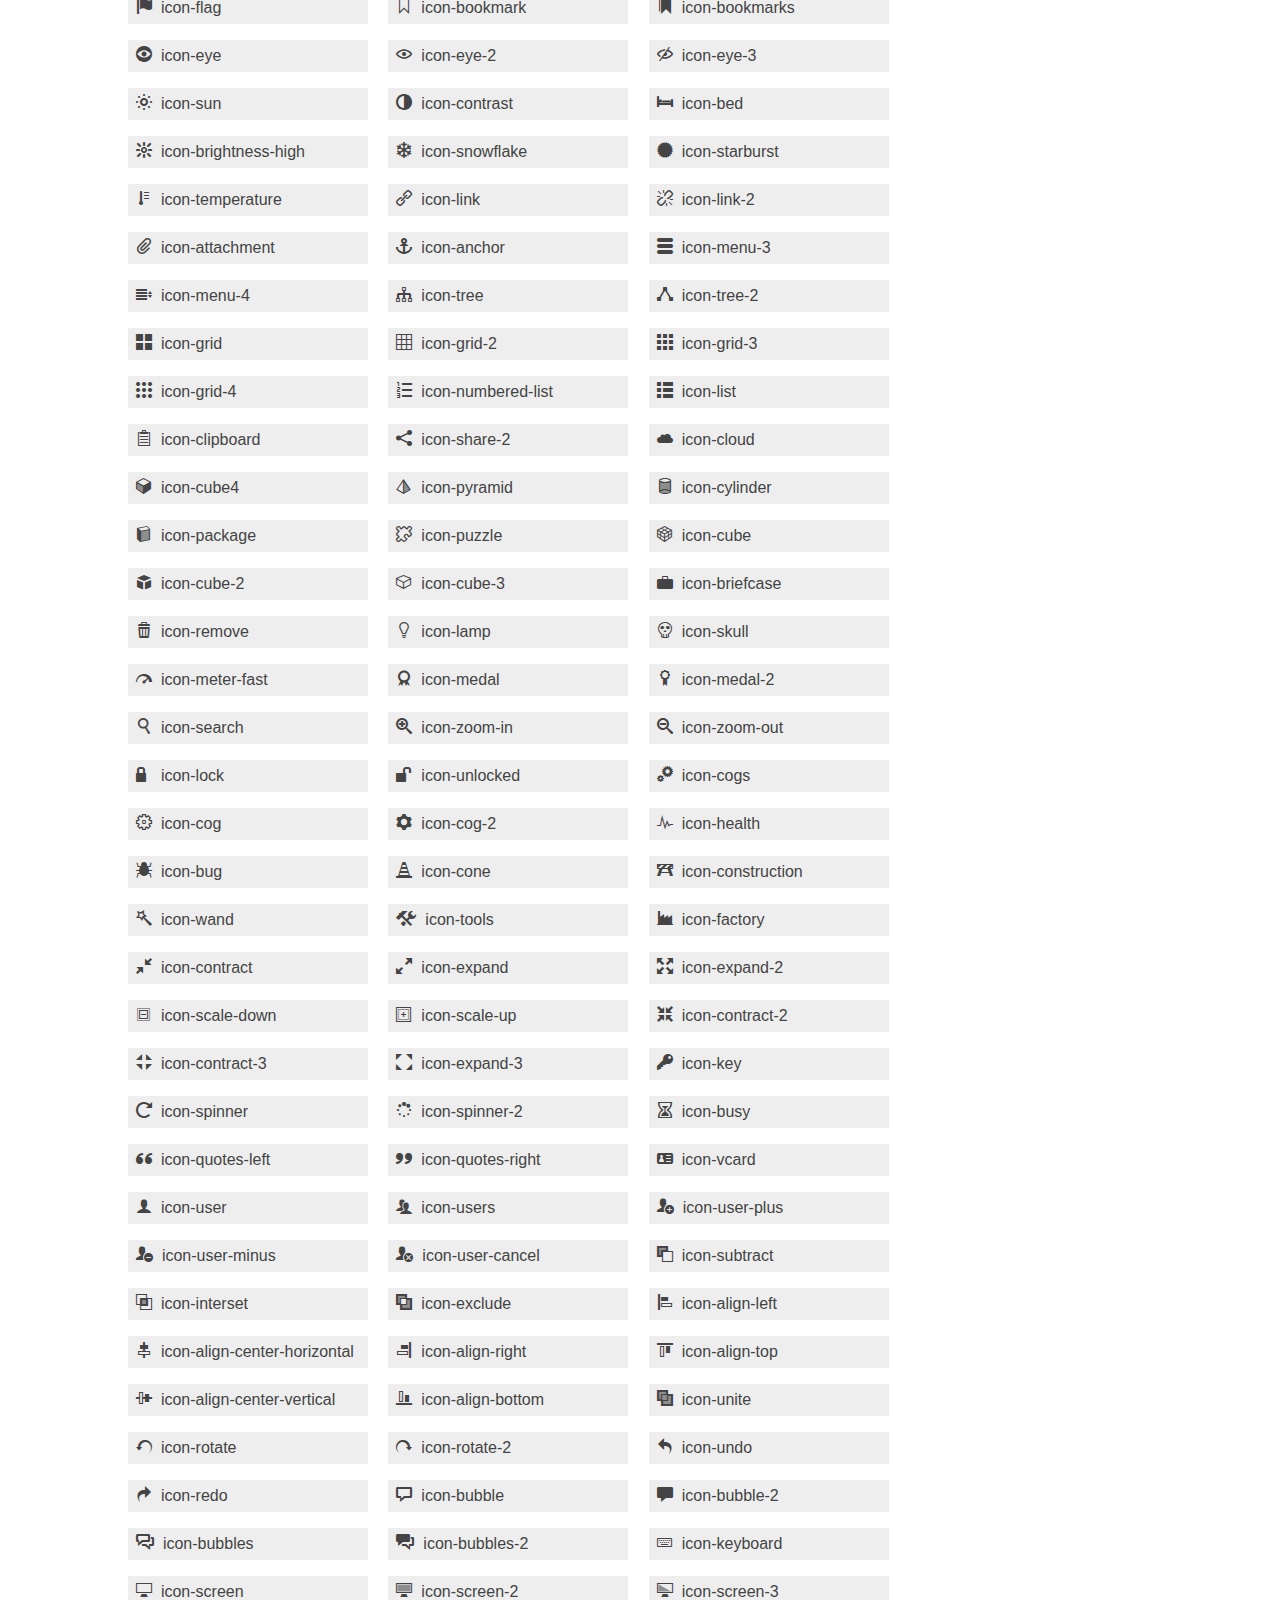
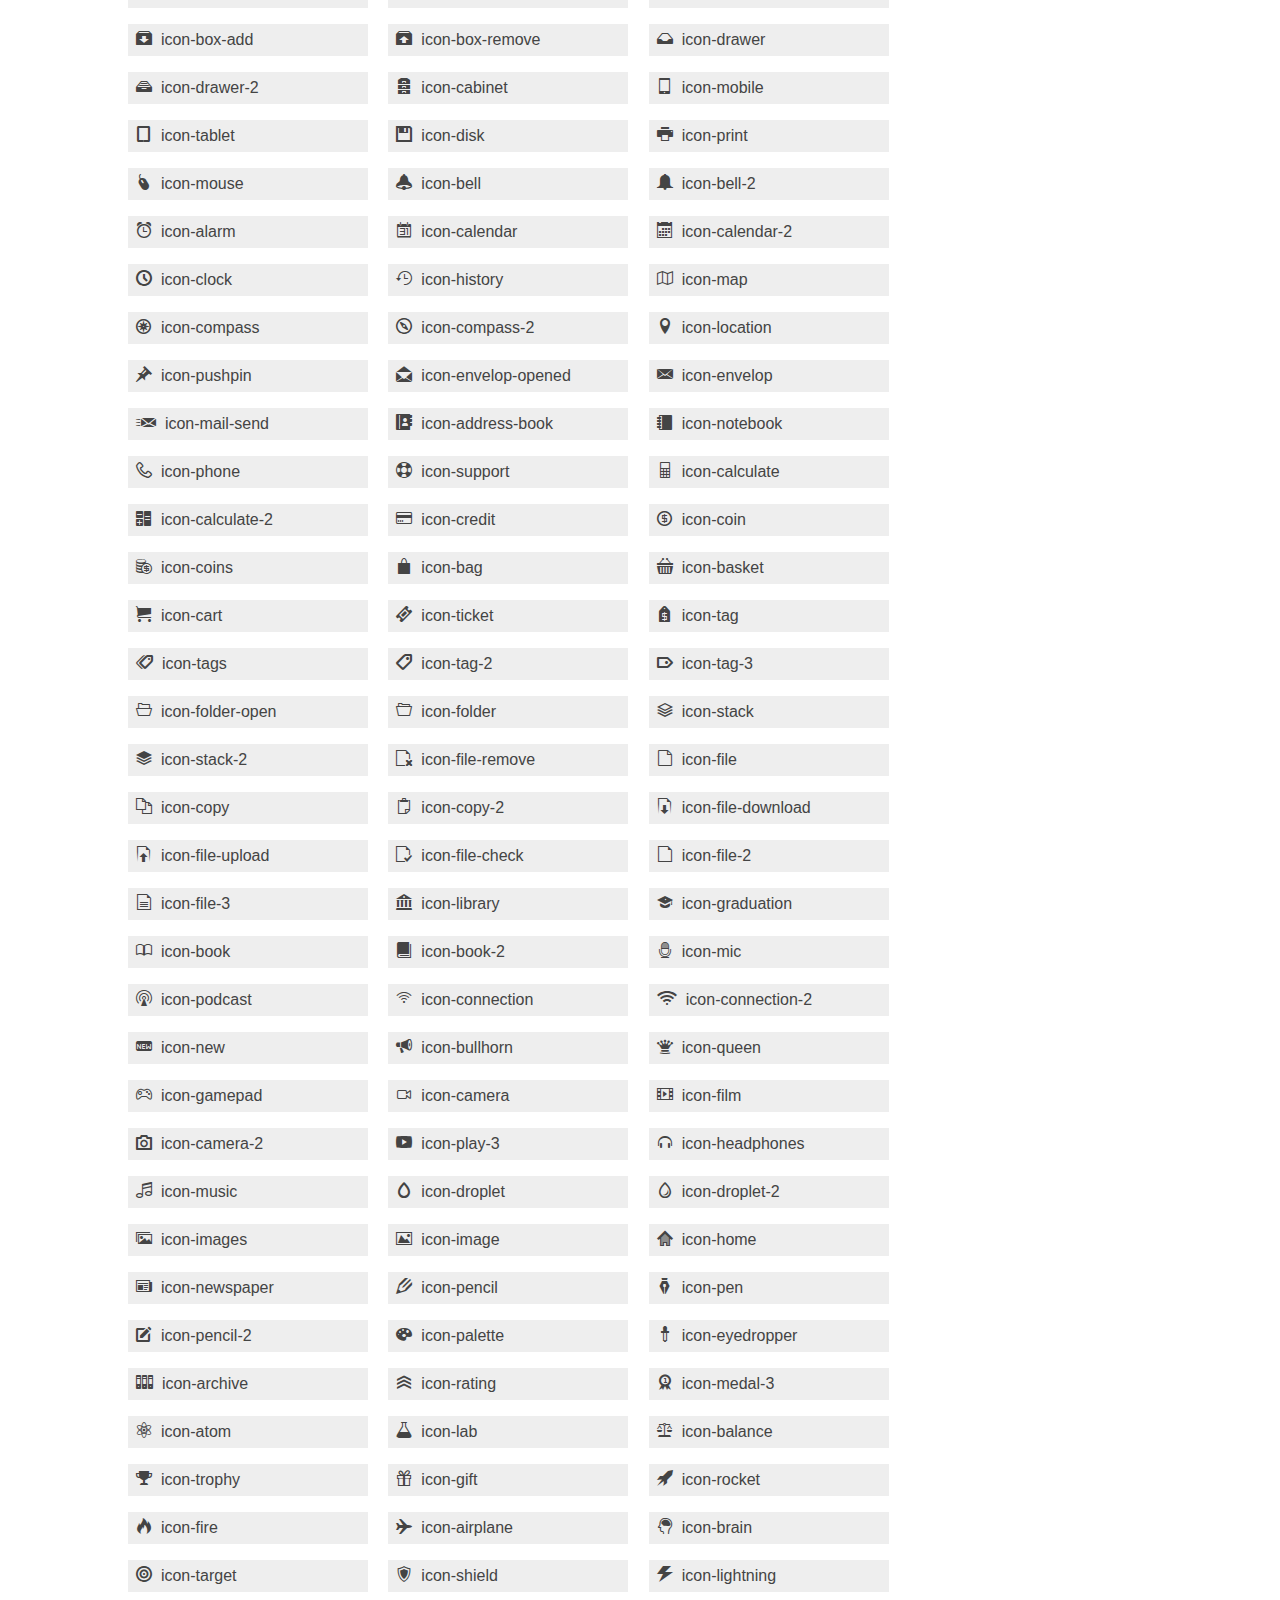
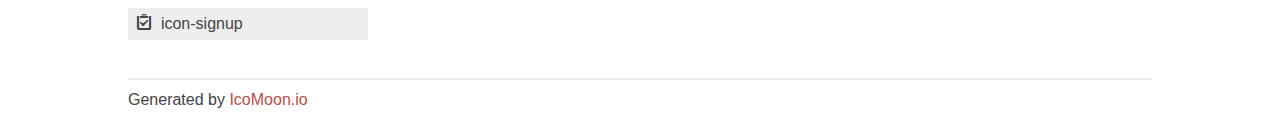
<file: assets/fonts/index.html>
<!doctype html>
<html>
<head>
<title>Your Font/Glyphs</title>
<link rel="stylesheet" href="style.css" />
<!--[if lte IE 7]><script src="lte-ie7.js"></script><![endif]-->
<style>
	section, header, footer {display: block;}
	body {
		font-family: sans-serif;
		color: #444;
		line-height: 1.5;
		font-size: 1em;
	}
	* {
		-moz-box-sizing: border-box;
		-webkit-box-sizing: border-box;
		box-sizing: border-box;
		margin: 0;
		padding: 0;
	}
	.glyph {
		font-size: 16px;
		float: left;
		text-align: center;
		background: #eee;
		padding: .75em;
		margin: .75em 1.5em .75em 0;
		width: 7.5em;
		border-radius: .25em;
		box-shadow: inset 0 0 0 1px #f8f8f8, 0 0 0 1px #CCC;
	}
	.glyph input {
		font-family: consolas, monospace;
		font-size: 13px;
		width: 100%;
		text-align: center;
		border: 0;
		box-shadow: 0 0 0 1px #ccc;
		padding: .125em;
	}
	.w-main {
		width: 80%;
	}
	.centered {
		margin-left: auto;
		margin-right: auto;
	}
	.fs1 {
		font-size: 2em;
	}
	header {
		margin: 2em 0;
		padding-bottom: .5em;
		color: #666;
		box-shadow: 0 2px #eee;
	}
	header h1 {
		font-size: 2em;
		font-weight: normal;
	}
	.clearfix:before, .clearfix:after { content: ""; display: table; }
	.clearfix:after, .clear { clear: both; }
	footer {
		margin-top: 2em;
		padding: .5em 0;
		box-shadow: 0 -2px #eee;
	}
	a, a:visited {
		color: #B35047;
		text-decoration: none;
	}
	a:hover, a:focus {color: #000;}
	.box1 {
		font-size: 16px;
		display: inline-block;
		width: 15em;
		padding: .25em .5em;
		background: #eee;
		margin: .5em 1em .5em 0;
	}
</style>
</head>
<body>
	<div class="w-main centered">
	<section class="mtm clearfix" id="glyphs">
	<header>
		<h1>Your font contains the following glyphs</h1>
		<p>The generated SVG font can be imported back to <a href="http://icomoon.io/app">IcoMoon</a> for modification.</p>
	</header>
	<div class="glyph">
		<div class="fs1" aria-hidden="true" data-icon="&#xe000;"></div>
		<input type="text" readonly="readonly" value="&amp;#xe000;" />
	</div>
	<div class="glyph">
		<div class="fs1" aria-hidden="true" data-icon="&#xe001;"></div>
		<input type="text" readonly="readonly" value="&amp;#xe001;" />
	</div>
	<div class="glyph">
		<div class="fs1" aria-hidden="true" data-icon="&#xe002;"></div>
		<input type="text" readonly="readonly" value="&amp;#xe002;" />
	</div>
	<div class="glyph">
		<div class="fs1" aria-hidden="true" data-icon="&#xe003;"></div>
		<input type="text" readonly="readonly" value="&amp;#xe003;" />
	</div>
	<div class="glyph">
		<div class="fs1" aria-hidden="true" data-icon="&#xe004;"></div>
		<input type="text" readonly="readonly" value="&amp;#xe004;" />
	</div>
	<div class="glyph">
		<div class="fs1" aria-hidden="true" data-icon="&#xe005;"></div>
		<input type="text" readonly="readonly" value="&amp;#xe005;" />
	</div>
	<div class="glyph">
		<div class="fs1" aria-hidden="true" data-icon="&#xe006;"></div>
		<input type="text" readonly="readonly" value="&amp;#xe006;" />
	</div>
	<div class="glyph">
		<div class="fs1" aria-hidden="true" data-icon="&#xe007;"></div>
		<input type="text" readonly="readonly" value="&amp;#xe007;" />
	</div>
	<div class="glyph">
		<div class="fs1" aria-hidden="true" data-icon="&#xe008;"></div>
		<input type="text" readonly="readonly" value="&amp;#xe008;" />
	</div>
	<div class="glyph">
		<div class="fs1" aria-hidden="true" data-icon="&#xe009;"></div>
		<input type="text" readonly="readonly" value="&amp;#xe009;" />
	</div>
	<div class="glyph">
		<div class="fs1" aria-hidden="true" data-icon="&#xe00a;"></div>
		<input type="text" readonly="readonly" value="&amp;#xe00a;" />
	</div>
	<div class="glyph">
		<div class="fs1" aria-hidden="true" data-icon="&#xe00b;"></div>
		<input type="text" readonly="readonly" value="&amp;#xe00b;" />
	</div>
	<div class="glyph">
		<div class="fs1" aria-hidden="true" data-icon="&#xe00c;"></div>
		<input type="text" readonly="readonly" value="&amp;#xe00c;" />
	</div>
	<div class="glyph">
		<div class="fs1" aria-hidden="true" data-icon="&#xe00d;"></div>
		<input type="text" readonly="readonly" value="&amp;#xe00d;" />
	</div>
	<div class="glyph">
		<div class="fs1" aria-hidden="true" data-icon="&#xe00e;"></div>
		<input type="text" readonly="readonly" value="&amp;#xe00e;" />
	</div>
	<div class="glyph">
		<div class="fs1" aria-hidden="true" data-icon="&#xe00f;"></div>
		<input type="text" readonly="readonly" value="&amp;#xe00f;" />
	</div>
	<div class="glyph">
		<div class="fs1" aria-hidden="true" data-icon="&#xe010;"></div>
		<input type="text" readonly="readonly" value="&amp;#xe010;" />
	</div>
	<div class="glyph">
		<div class="fs1" aria-hidden="true" data-icon="&#xe011;"></div>
		<input type="text" readonly="readonly" value="&amp;#xe011;" />
	</div>
	<div class="glyph">
		<div class="fs1" aria-hidden="true" data-icon="&#xe012;"></div>
		<input type="text" readonly="readonly" value="&amp;#xe012;" />
	</div>
	<div class="glyph">
		<div class="fs1" aria-hidden="true" data-icon="&#xe013;"></div>
		<input type="text" readonly="readonly" value="&amp;#xe013;" />
	</div>
	<div class="glyph">
		<div class="fs1" aria-hidden="true" data-icon="&#xe014;"></div>
		<input type="text" readonly="readonly" value="&amp;#xe014;" />
	</div>
	<div class="glyph">
		<div class="fs1" aria-hidden="true" data-icon="&#xe015;"></div>
		<input type="text" readonly="readonly" value="&amp;#xe015;" />
	</div>
	<div class="glyph">
		<div class="fs1" aria-hidden="true" data-icon="&#xe016;"></div>
		<input type="text" readonly="readonly" value="&amp;#xe016;" />
	</div>
	<div class="glyph">
		<div class="fs1" aria-hidden="true" data-icon="&#xe017;"></div>
		<input type="text" readonly="readonly" value="&amp;#xe017;" />
	</div>
	<div class="glyph">
		<div class="fs1" aria-hidden="true" data-icon="&#xe018;"></div>
		<input type="text" readonly="readonly" value="&amp;#xe018;" />
	</div>
	<div class="glyph">
		<div class="fs1" aria-hidden="true" data-icon="&#xe019;"></div>
		<input type="text" readonly="readonly" value="&amp;#xe019;" />
	</div>
	<div class="glyph">
		<div class="fs1" aria-hidden="true" data-icon="&#xe01a;"></div>
		<input type="text" readonly="readonly" value="&amp;#xe01a;" />
	</div>
	<div class="glyph">
		<div class="fs1" aria-hidden="true" data-icon="&#xe01b;"></div>
		<input type="text" readonly="readonly" value="&amp;#xe01b;" />
	</div>
	<div class="glyph">
		<div class="fs1" aria-hidden="true" data-icon="&#xe01c;"></div>
		<input type="text" readonly="readonly" value="&amp;#xe01c;" />
	</div>
	<div class="glyph">
		<div class="fs1" aria-hidden="true" data-icon="&#xe01d;"></div>
		<input type="text" readonly="readonly" value="&amp;#xe01d;" />
	</div>
	<div class="glyph">
		<div class="fs1" aria-hidden="true" data-icon="&#xe01e;"></div>
		<input type="text" readonly="readonly" value="&amp;#xe01e;" />
	</div>
	<div class="glyph">
		<div class="fs1" aria-hidden="true" data-icon="&#xe01f;"></div>
		<input type="text" readonly="readonly" value="&amp;#xe01f;" />
	</div>
	<div class="glyph">
		<div class="fs1" aria-hidden="true" data-icon="&#xe020;"></div>
		<input type="text" readonly="readonly" value="&amp;#xe020;" />
	</div>
	<div class="glyph">
		<div class="fs1" aria-hidden="true" data-icon="&#xe021;"></div>
		<input type="text" readonly="readonly" value="&amp;#xe021;" />
	</div>
	<div class="glyph">
		<div class="fs1" aria-hidden="true" data-icon="&#xe022;"></div>
		<input type="text" readonly="readonly" value="&amp;#xe022;" />
	</div>
	<div class="glyph">
		<div class="fs1" aria-hidden="true" data-icon="&#xe023;"></div>
		<input type="text" readonly="readonly" value="&amp;#xe023;" />
	</div>
	<div class="glyph">
		<div class="fs1" aria-hidden="true" data-icon="&#xe024;"></div>
		<input type="text" readonly="readonly" value="&amp;#xe024;" />
	</div>
	<div class="glyph">
		<div class="fs1" aria-hidden="true" data-icon="&#xe025;"></div>
		<input type="text" readonly="readonly" value="&amp;#xe025;" />
	</div>
	<div class="glyph">
		<div class="fs1" aria-hidden="true" data-icon="&#xe026;"></div>
		<input type="text" readonly="readonly" value="&amp;#xe026;" />
	</div>
	<div class="glyph">
		<div class="fs1" aria-hidden="true" data-icon="&#xe027;"></div>
		<input type="text" readonly="readonly" value="&amp;#xe027;" />
	</div>
	<div class="glyph">
		<div class="fs1" aria-hidden="true" data-icon="&#xe028;"></div>
		<input type="text" readonly="readonly" value="&amp;#xe028;" />
	</div>
	<div class="glyph">
		<div class="fs1" aria-hidden="true" data-icon="&#xe029;"></div>
		<input type="text" readonly="readonly" value="&amp;#xe029;" />
	</div>
	<div class="glyph">
		<div class="fs1" aria-hidden="true" data-icon="&#xe02a;"></div>
		<input type="text" readonly="readonly" value="&amp;#xe02a;" />
	</div>
	<div class="glyph">
		<div class="fs1" aria-hidden="true" data-icon="&#xe02b;"></div>
		<input type="text" readonly="readonly" value="&amp;#xe02b;" />
	</div>
	<div class="glyph">
		<div class="fs1" aria-hidden="true" data-icon="&#xe02c;"></div>
		<input type="text" readonly="readonly" value="&amp;#xe02c;" />
	</div>
	<div class="glyph">
		<div class="fs1" aria-hidden="true" data-icon="&#xe02d;"></div>
		<input type="text" readonly="readonly" value="&amp;#xe02d;" />
	</div>
	<div class="glyph">
		<div class="fs1" aria-hidden="true" data-icon="&#xe02e;"></div>
		<input type="text" readonly="readonly" value="&amp;#xe02e;" />
	</div>
	<div class="glyph">
		<div class="fs1" aria-hidden="true" data-icon="&#xe02f;"></div>
		<input type="text" readonly="readonly" value="&amp;#xe02f;" />
	</div>
	<div class="glyph">
		<div class="fs1" aria-hidden="true" data-icon="&#xe030;"></div>
		<input type="text" readonly="readonly" value="&amp;#xe030;" />
	</div>
	<div class="glyph">
		<div class="fs1" aria-hidden="true" data-icon="&#xe031;"></div>
		<input type="text" readonly="readonly" value="&amp;#xe031;" />
	</div>
	<div class="glyph">
		<div class="fs1" aria-hidden="true" data-icon="&#xe032;"></div>
		<input type="text" readonly="readonly" value="&amp;#xe032;" />
	</div>
	<div class="glyph">
		<div class="fs1" aria-hidden="true" data-icon="&#xe033;"></div>
		<input type="text" readonly="readonly" value="&amp;#xe033;" />
	</div>
	<div class="glyph">
		<div class="fs1" aria-hidden="true" data-icon="&#xe034;"></div>
		<input type="text" readonly="readonly" value="&amp;#xe034;" />
	</div>
	<div class="glyph">
		<div class="fs1" aria-hidden="true" data-icon="&#xe035;"></div>
		<input type="text" readonly="readonly" value="&amp;#xe035;" />
	</div>
	<div class="glyph">
		<div class="fs1" aria-hidden="true" data-icon="&#xe036;"></div>
		<input type="text" readonly="readonly" value="&amp;#xe036;" />
	</div>
	<div class="glyph">
		<div class="fs1" aria-hidden="true" data-icon="&#xe037;"></div>
		<input type="text" readonly="readonly" value="&amp;#xe037;" />
	</div>
	<div class="glyph">
		<div class="fs1" aria-hidden="true" data-icon="&#xe038;"></div>
		<input type="text" readonly="readonly" value="&amp;#xe038;" />
	</div>
	<div class="glyph">
		<div class="fs1" aria-hidden="true" data-icon="&#xe039;"></div>
		<input type="text" readonly="readonly" value="&amp;#xe039;" />
	</div>
	<div class="glyph">
		<div class="fs1" aria-hidden="true" data-icon="&#xe03a;"></div>
		<input type="text" readonly="readonly" value="&amp;#xe03a;" />
	</div>
	<div class="glyph">
		<div class="fs1" aria-hidden="true" data-icon="&#xe03b;"></div>
		<input type="text" readonly="readonly" value="&amp;#xe03b;" />
	</div>
	<div class="glyph">
		<div class="fs1" aria-hidden="true" data-icon="&#xe03c;"></div>
		<input type="text" readonly="readonly" value="&amp;#xe03c;" />
	</div>
	<div class="glyph">
		<div class="fs1" aria-hidden="true" data-icon="&#xe03d;"></div>
		<input type="text" readonly="readonly" value="&amp;#xe03d;" />
	</div>
	<div class="glyph">
		<div class="fs1" aria-hidden="true" data-icon="&#xe03e;"></div>
		<input type="text" readonly="readonly" value="&amp;#xe03e;" />
	</div>
	<div class="glyph">
		<div class="fs1" aria-hidden="true" data-icon="&#xe03f;"></div>
		<input type="text" readonly="readonly" value="&amp;#xe03f;" />
	</div>
	<div class="glyph">
		<div class="fs1" aria-hidden="true" data-icon="&#xe040;"></div>
		<input type="text" readonly="readonly" value="&amp;#xe040;" />
	</div>
	<div class="glyph">
		<div class="fs1" aria-hidden="true" data-icon="&#xe041;"></div>
		<input type="text" readonly="readonly" value="&amp;#xe041;" />
	</div>
	<div class="glyph">
		<div class="fs1" aria-hidden="true" data-icon="&#xe042;"></div>
		<input type="text" readonly="readonly" value="&amp;#xe042;" />
	</div>
	<div class="glyph">
		<div class="fs1" aria-hidden="true" data-icon="&#xe043;"></div>
		<input type="text" readonly="readonly" value="&amp;#xe043;" />
	</div>
	<div class="glyph">
		<div class="fs1" aria-hidden="true" data-icon="&#xe044;"></div>
		<input type="text" readonly="readonly" value="&amp;#xe044;" />
	</div>
	<div class="glyph">
		<div class="fs1" aria-hidden="true" data-icon="&#xe045;"></div>
		<input type="text" readonly="readonly" value="&amp;#xe045;" />
	</div>
	<div class="glyph">
		<div class="fs1" aria-hidden="true" data-icon="&#xe046;"></div>
		<input type="text" readonly="readonly" value="&amp;#xe046;" />
	</div>
	<div class="glyph">
		<div class="fs1" aria-hidden="true" data-icon="&#xe047;"></div>
		<input type="text" readonly="readonly" value="&amp;#xe047;" />
	</div>
	<div class="glyph">
		<div class="fs1" aria-hidden="true" data-icon="&#xe048;"></div>
		<input type="text" readonly="readonly" value="&amp;#xe048;" />
	</div>
	<div class="glyph">
		<div class="fs1" aria-hidden="true" data-icon="&#xe049;"></div>
		<input type="text" readonly="readonly" value="&amp;#xe049;" />
	</div>
	<div class="glyph">
		<div class="fs1" aria-hidden="true" data-icon="&#xe04a;"></div>
		<input type="text" readonly="readonly" value="&amp;#xe04a;" />
	</div>
	<div class="glyph">
		<div class="fs1" aria-hidden="true" data-icon="&#xe04b;"></div>
		<input type="text" readonly="readonly" value="&amp;#xe04b;" />
	</div>
	<div class="glyph">
		<div class="fs1" aria-hidden="true" data-icon="&#xe04c;"></div>
		<input type="text" readonly="readonly" value="&amp;#xe04c;" />
	</div>
	<div class="glyph">
		<div class="fs1" aria-hidden="true" data-icon="&#xe04d;"></div>
		<input type="text" readonly="readonly" value="&amp;#xe04d;" />
	</div>
	<div class="glyph">
		<div class="fs1" aria-hidden="true" data-icon="&#xe04e;"></div>
		<input type="text" readonly="readonly" value="&amp;#xe04e;" />
	</div>
	<div class="glyph">
		<div class="fs1" aria-hidden="true" data-icon="&#xe04f;"></div>
		<input type="text" readonly="readonly" value="&amp;#xe04f;" />
	</div>
	<div class="glyph">
		<div class="fs1" aria-hidden="true" data-icon="&#xe050;"></div>
		<input type="text" readonly="readonly" value="&amp;#xe050;" />
	</div>
	<div class="glyph">
		<div class="fs1" aria-hidden="true" data-icon="&#xe051;"></div>
		<input type="text" readonly="readonly" value="&amp;#xe051;" />
	</div>
	<div class="glyph">
		<div class="fs1" aria-hidden="true" data-icon="&#xe052;"></div>
		<input type="text" readonly="readonly" value="&amp;#xe052;" />
	</div>
	<div class="glyph">
		<div class="fs1" aria-hidden="true" data-icon="&#xe053;"></div>
		<input type="text" readonly="readonly" value="&amp;#xe053;" />
	</div>
	<div class="glyph">
		<div class="fs1" aria-hidden="true" data-icon="&#xe054;"></div>
		<input type="text" readonly="readonly" value="&amp;#xe054;" />
	</div>
	<div class="glyph">
		<div class="fs1" aria-hidden="true" data-icon="&#xe055;"></div>
		<input type="text" readonly="readonly" value="&amp;#xe055;" />
	</div>
	<div class="glyph">
		<div class="fs1" aria-hidden="true" data-icon="&#xe056;"></div>
		<input type="text" readonly="readonly" value="&amp;#xe056;" />
	</div>
	<div class="glyph">
		<div class="fs1" aria-hidden="true" data-icon="&#xe057;"></div>
		<input type="text" readonly="readonly" value="&amp;#xe057;" />
	</div>
	<div class="glyph">
		<div class="fs1" aria-hidden="true" data-icon="&#xe058;"></div>
		<input type="text" readonly="readonly" value="&amp;#xe058;" />
	</div>
	<div class="glyph">
		<div class="fs1" aria-hidden="true" data-icon="&#xe059;"></div>
		<input type="text" readonly="readonly" value="&amp;#xe059;" />
	</div>
	<div class="glyph">
		<div class="fs1" aria-hidden="true" data-icon="&#xe05a;"></div>
		<input type="text" readonly="readonly" value="&amp;#xe05a;" />
	</div>
	<div class="glyph">
		<div class="fs1" aria-hidden="true" data-icon="&#xe05b;"></div>
		<input type="text" readonly="readonly" value="&amp;#xe05b;" />
	</div>
	<div class="glyph">
		<div class="fs1" aria-hidden="true" data-icon="&#xe05c;"></div>
		<input type="text" readonly="readonly" value="&amp;#xe05c;" />
	</div>
	<div class="glyph">
		<div class="fs1" aria-hidden="true" data-icon="&#xe05d;"></div>
		<input type="text" readonly="readonly" value="&amp;#xe05d;" />
	</div>
	<div class="glyph">
		<div class="fs1" aria-hidden="true" data-icon="&#xe05e;"></div>
		<input type="text" readonly="readonly" value="&amp;#xe05e;" />
	</div>
	<div class="glyph">
		<div class="fs1" aria-hidden="true" data-icon="&#xe05f;"></div>
		<input type="text" readonly="readonly" value="&amp;#xe05f;" />
	</div>
	<div class="glyph">
		<div class="fs1" aria-hidden="true" data-icon="&#xe060;"></div>
		<input type="text" readonly="readonly" value="&amp;#xe060;" />
	</div>
	<div class="glyph">
		<div class="fs1" aria-hidden="true" data-icon="&#xe061;"></div>
		<input type="text" readonly="readonly" value="&amp;#xe061;" />
	</div>
	<div class="glyph">
		<div class="fs1" aria-hidden="true" data-icon="&#xe063;"></div>
		<input type="text" readonly="readonly" value="&amp;#xe063;" />
	</div>
	<div class="glyph">
		<div class="fs1" aria-hidden="true" data-icon="&#xe064;"></div>
		<input type="text" readonly="readonly" value="&amp;#xe064;" />
	</div>
	<div class="glyph">
		<div class="fs1" aria-hidden="true" data-icon="&#xe065;"></div>
		<input type="text" readonly="readonly" value="&amp;#xe065;" />
	</div>
	<div class="glyph">
		<div class="fs1" aria-hidden="true" data-icon="&#xe066;"></div>
		<input type="text" readonly="readonly" value="&amp;#xe066;" />
	</div>
	<div class="glyph">
		<div class="fs1" aria-hidden="true" data-icon="&#xe067;"></div>
		<input type="text" readonly="readonly" value="&amp;#xe067;" />
	</div>
	<div class="glyph">
		<div class="fs1" aria-hidden="true" data-icon="&#xe068;"></div>
		<input type="text" readonly="readonly" value="&amp;#xe068;" />
	</div>
	<div class="glyph">
		<div class="fs1" aria-hidden="true" data-icon="&#xe069;"></div>
		<input type="text" readonly="readonly" value="&amp;#xe069;" />
	</div>
	<div class="glyph">
		<div class="fs1" aria-hidden="true" data-icon="&#xe06a;"></div>
		<input type="text" readonly="readonly" value="&amp;#xe06a;" />
	</div>
	<div class="glyph">
		<div class="fs1" aria-hidden="true" data-icon="&#xe06b;"></div>
		<input type="text" readonly="readonly" value="&amp;#xe06b;" />
	</div>
	<div class="glyph">
		<div class="fs1" aria-hidden="true" data-icon="&#xe06c;"></div>
		<input type="text" readonly="readonly" value="&amp;#xe06c;" />
	</div>
	<div class="glyph">
		<div class="fs1" aria-hidden="true" data-icon="&#xe06d;"></div>
		<input type="text" readonly="readonly" value="&amp;#xe06d;" />
	</div>
	<div class="glyph">
		<div class="fs1" aria-hidden="true" data-icon="&#xe06e;"></div>
		<input type="text" readonly="readonly" value="&amp;#xe06e;" />
	</div>
	<div class="glyph">
		<div class="fs1" aria-hidden="true" data-icon="&#xe062;"></div>
		<input type="text" readonly="readonly" value="&amp;#xe062;" />
	</div>
	<div class="glyph">
		<div class="fs1" aria-hidden="true" data-icon="&#xe06f;"></div>
		<input type="text" readonly="readonly" value="&amp;#xe06f;" />
	</div>
	<div class="glyph">
		<div class="fs1" aria-hidden="true" data-icon="&#xe070;"></div>
		<input type="text" readonly="readonly" value="&amp;#xe070;" />
	</div>
	<div class="glyph">
		<div class="fs1" aria-hidden="true" data-icon="&#xe071;"></div>
		<input type="text" readonly="readonly" value="&amp;#xe071;" />
	</div>
	<div class="glyph">
		<div class="fs1" aria-hidden="true" data-icon="&#xe072;"></div>
		<input type="text" readonly="readonly" value="&amp;#xe072;" />
	</div>
	<div class="glyph">
		<div class="fs1" aria-hidden="true" data-icon="&#xe073;"></div>
		<input type="text" readonly="readonly" value="&amp;#xe073;" />
	</div>
	<div class="glyph">
		<div class="fs1" aria-hidden="true" data-icon="&#xe074;"></div>
		<input type="text" readonly="readonly" value="&amp;#xe074;" />
	</div>
	<div class="glyph">
		<div class="fs1" aria-hidden="true" data-icon="&#xe075;"></div>
		<input type="text" readonly="readonly" value="&amp;#xe075;" />
	</div>
	<div class="glyph">
		<div class="fs1" aria-hidden="true" data-icon="&#xe076;"></div>
		<input type="text" readonly="readonly" value="&amp;#xe076;" />
	</div>
	<div class="glyph">
		<div class="fs1" aria-hidden="true" data-icon="&#xe077;"></div>
		<input type="text" readonly="readonly" value="&amp;#xe077;" />
	</div>
	<div class="glyph">
		<div class="fs1" aria-hidden="true" data-icon="&#xe078;"></div>
		<input type="text" readonly="readonly" value="&amp;#xe078;" />
	</div>
	<div class="glyph">
		<div class="fs1" aria-hidden="true" data-icon="&#xe079;"></div>
		<input type="text" readonly="readonly" value="&amp;#xe079;" />
	</div>
	<div class="glyph">
		<div class="fs1" aria-hidden="true" data-icon="&#xe07a;"></div>
		<input type="text" readonly="readonly" value="&amp;#xe07a;" />
	</div>
	<div class="glyph">
		<div class="fs1" aria-hidden="true" data-icon="&#xe07b;"></div>
		<input type="text" readonly="readonly" value="&amp;#xe07b;" />
	</div>
	<div class="glyph">
		<div class="fs1" aria-hidden="true" data-icon="&#xe07c;"></div>
		<input type="text" readonly="readonly" value="&amp;#xe07c;" />
	</div>
	<div class="glyph">
		<div class="fs1" aria-hidden="true" data-icon="&#xe07d;"></div>
		<input type="text" readonly="readonly" value="&amp;#xe07d;" />
	</div>
	<div class="glyph">
		<div class="fs1" aria-hidden="true" data-icon="&#xe07e;"></div>
		<input type="text" readonly="readonly" value="&amp;#xe07e;" />
	</div>
	<div class="glyph">
		<div class="fs1" aria-hidden="true" data-icon="&#xe07f;"></div>
		<input type="text" readonly="readonly" value="&amp;#xe07f;" />
	</div>
	<div class="glyph">
		<div class="fs1" aria-hidden="true" data-icon="&#xe080;"></div>
		<input type="text" readonly="readonly" value="&amp;#xe080;" />
	</div>
	<div class="glyph">
		<div class="fs1" aria-hidden="true" data-icon="&#xe081;"></div>
		<input type="text" readonly="readonly" value="&amp;#xe081;" />
	</div>
	<div class="glyph">
		<div class="fs1" aria-hidden="true" data-icon="&#xe082;"></div>
		<input type="text" readonly="readonly" value="&amp;#xe082;" />
	</div>
	<div class="glyph">
		<div class="fs1" aria-hidden="true" data-icon="&#xe083;"></div>
		<input type="text" readonly="readonly" value="&amp;#xe083;" />
	</div>
	<div class="glyph">
		<div class="fs1" aria-hidden="true" data-icon="&#xe084;"></div>
		<input type="text" readonly="readonly" value="&amp;#xe084;" />
	</div>
	<div class="glyph">
		<div class="fs1" aria-hidden="true" data-icon="&#xe085;"></div>
		<input type="text" readonly="readonly" value="&amp;#xe085;" />
	</div>
	<div class="glyph">
		<div class="fs1" aria-hidden="true" data-icon="&#xe086;"></div>
		<input type="text" readonly="readonly" value="&amp;#xe086;" />
	</div>
	<div class="glyph">
		<div class="fs1" aria-hidden="true" data-icon="&#xe087;"></div>
		<input type="text" readonly="readonly" value="&amp;#xe087;" />
	</div>
	<div class="glyph">
		<div class="fs1" aria-hidden="true" data-icon="&#xe088;"></div>
		<input type="text" readonly="readonly" value="&amp;#xe088;" />
	</div>
	<div class="glyph">
		<div class="fs1" aria-hidden="true" data-icon="&#xe089;"></div>
		<input type="text" readonly="readonly" value="&amp;#xe089;" />
	</div>
	<div class="glyph">
		<div class="fs1" aria-hidden="true" data-icon="&#xe08a;"></div>
		<input type="text" readonly="readonly" value="&amp;#xe08a;" />
	</div>
	<div class="glyph">
		<div class="fs1" aria-hidden="true" data-icon="&#xe08b;"></div>
		<input type="text" readonly="readonly" value="&amp;#xe08b;" />
	</div>
	<div class="glyph">
		<div class="fs1" aria-hidden="true" data-icon="&#xe08c;"></div>
		<input type="text" readonly="readonly" value="&amp;#xe08c;" />
	</div>
	<div class="glyph">
		<div class="fs1" aria-hidden="true" data-icon="&#xe091;"></div>
		<input type="text" readonly="readonly" value="&amp;#xe091;" />
	</div>
	<div class="glyph">
		<div class="fs1" aria-hidden="true" data-icon="&#xe092;"></div>
		<input type="text" readonly="readonly" value="&amp;#xe092;" />
	</div>
	<div class="glyph">
		<div class="fs1" aria-hidden="true" data-icon="&#xe093;"></div>
		<input type="text" readonly="readonly" value="&amp;#xe093;" />
	</div>
	<div class="glyph">
		<div class="fs1" aria-hidden="true" data-icon="&#xe094;"></div>
		<input type="text" readonly="readonly" value="&amp;#xe094;" />
	</div>
	<div class="glyph">
		<div class="fs1" aria-hidden="true" data-icon="&#xe095;"></div>
		<input type="text" readonly="readonly" value="&amp;#xe095;" />
	</div>
	<div class="glyph">
		<div class="fs1" aria-hidden="true" data-icon="&#xe096;"></div>
		<input type="text" readonly="readonly" value="&amp;#xe096;" />
	</div>
	<div class="glyph">
		<div class="fs1" aria-hidden="true" data-icon="&#xe097;"></div>
		<input type="text" readonly="readonly" value="&amp;#xe097;" />
	</div>
	<div class="glyph">
		<div class="fs1" aria-hidden="true" data-icon="&#xe098;"></div>
		<input type="text" readonly="readonly" value="&amp;#xe098;" />
	</div>
	<div class="glyph">
		<div class="fs1" aria-hidden="true" data-icon="&#xe08d;"></div>
		<input type="text" readonly="readonly" value="&amp;#xe08d;" />
	</div>
	<div class="glyph">
		<div class="fs1" aria-hidden="true" data-icon="&#xe08e;"></div>
		<input type="text" readonly="readonly" value="&amp;#xe08e;" />
	</div>
	<div class="glyph">
		<div class="fs1" aria-hidden="true" data-icon="&#xe08f;"></div>
		<input type="text" readonly="readonly" value="&amp;#xe08f;" />
	</div>
	<div class="glyph">
		<div class="fs1" aria-hidden="true" data-icon="&#xe090;"></div>
		<input type="text" readonly="readonly" value="&amp;#xe090;" />
	</div>
	<div class="glyph">
		<div class="fs1" aria-hidden="true" data-icon="&#xe099;"></div>
		<input type="text" readonly="readonly" value="&amp;#xe099;" />
	</div>
	<div class="glyph">
		<div class="fs1" aria-hidden="true" data-icon="&#xe09a;"></div>
		<input type="text" readonly="readonly" value="&amp;#xe09a;" />
	</div>
	<div class="glyph">
		<div class="fs1" aria-hidden="true" data-icon="&#xe09b;"></div>
		<input type="text" readonly="readonly" value="&amp;#xe09b;" />
	</div>
	<div class="glyph">
		<div class="fs1" aria-hidden="true" data-icon="&#xe09c;"></div>
		<input type="text" readonly="readonly" value="&amp;#xe09c;" />
	</div>
	<div class="glyph">
		<div class="fs1" aria-hidden="true" data-icon="&#xe09d;"></div>
		<input type="text" readonly="readonly" value="&amp;#xe09d;" />
	</div>
	<div class="glyph">
		<div class="fs1" aria-hidden="true" data-icon="&#xe09e;"></div>
		<input type="text" readonly="readonly" value="&amp;#xe09e;" />
	</div>
	<div class="glyph">
		<div class="fs1" aria-hidden="true" data-icon="&#xe09f;"></div>
		<input type="text" readonly="readonly" value="&amp;#xe09f;" />
	</div>
	<div class="glyph">
		<div class="fs1" aria-hidden="true" data-icon="&#xe0a0;"></div>
		<input type="text" readonly="readonly" value="&amp;#xe0a0;" />
	</div>
	<div class="glyph">
		<div class="fs1" aria-hidden="true" data-icon="&#xe0a1;"></div>
		<input type="text" readonly="readonly" value="&amp;#xe0a1;" />
	</div>
	<div class="glyph">
		<div class="fs1" aria-hidden="true" data-icon="&#xe0a2;"></div>
		<input type="text" readonly="readonly" value="&amp;#xe0a2;" />
	</div>
	<div class="glyph">
		<div class="fs1" aria-hidden="true" data-icon="&#xe0a3;"></div>
		<input type="text" readonly="readonly" value="&amp;#xe0a3;" />
	</div>
	<div class="glyph">
		<div class="fs1" aria-hidden="true" data-icon="&#xe0a4;"></div>
		<input type="text" readonly="readonly" value="&amp;#xe0a4;" />
	</div>
	<div class="glyph">
		<div class="fs1" aria-hidden="true" data-icon="&#xe0a5;"></div>
		<input type="text" readonly="readonly" value="&amp;#xe0a5;" />
	</div>
	<div class="glyph">
		<div class="fs1" aria-hidden="true" data-icon="&#xe0a6;"></div>
		<input type="text" readonly="readonly" value="&amp;#xe0a6;" />
	</div>
	<div class="glyph">
		<div class="fs1" aria-hidden="true" data-icon="&#xe0a7;"></div>
		<input type="text" readonly="readonly" value="&amp;#xe0a7;" />
	</div>
	<div class="glyph">
		<div class="fs1" aria-hidden="true" data-icon="&#xe0a8;"></div>
		<input type="text" readonly="readonly" value="&amp;#xe0a8;" />
	</div>
	<div class="glyph">
		<div class="fs1" aria-hidden="true" data-icon="&#xe0a9;"></div>
		<input type="text" readonly="readonly" value="&amp;#xe0a9;" />
	</div>
	<div class="glyph">
		<div class="fs1" aria-hidden="true" data-icon="&#xe0aa;"></div>
		<input type="text" readonly="readonly" value="&amp;#xe0aa;" />
	</div>
	<div class="glyph">
		<div class="fs1" aria-hidden="true" data-icon="&#xe0ab;"></div>
		<input type="text" readonly="readonly" value="&amp;#xe0ab;" />
	</div>
	<div class="glyph">
		<div class="fs1" aria-hidden="true" data-icon="&#xe0ac;"></div>
		<input type="text" readonly="readonly" value="&amp;#xe0ac;" />
	</div>
	<div class="glyph">
		<div class="fs1" aria-hidden="true" data-icon="&#xe0ad;"></div>
		<input type="text" readonly="readonly" value="&amp;#xe0ad;" />
	</div>
	<div class="glyph">
		<div class="fs1" aria-hidden="true" data-icon="&#xe0ae;"></div>
		<input type="text" readonly="readonly" value="&amp;#xe0ae;" />
	</div>
	<div class="glyph">
		<div class="fs1" aria-hidden="true" data-icon="&#xe0af;"></div>
		<input type="text" readonly="readonly" value="&amp;#xe0af;" />
	</div>
	<div class="glyph">
		<div class="fs1" aria-hidden="true" data-icon="&#xe0b0;"></div>
		<input type="text" readonly="readonly" value="&amp;#xe0b0;" />
	</div>
	<div class="glyph">
		<div class="fs1" aria-hidden="true" data-icon="&#xe0b1;"></div>
		<input type="text" readonly="readonly" value="&amp;#xe0b1;" />
	</div>
	<div class="glyph">
		<div class="fs1" aria-hidden="true" data-icon="&#xe0b2;"></div>
		<input type="text" readonly="readonly" value="&amp;#xe0b2;" />
	</div>
	<div class="glyph">
		<div class="fs1" aria-hidden="true" data-icon="&#xe0b3;"></div>
		<input type="text" readonly="readonly" value="&amp;#xe0b3;" />
	</div>
	<div class="glyph">
		<div class="fs1" aria-hidden="true" data-icon="&#xe0b4;"></div>
		<input type="text" readonly="readonly" value="&amp;#xe0b4;" />
	</div>
	<div class="glyph">
		<div class="fs1" aria-hidden="true" data-icon="&#xe0b5;"></div>
		<input type="text" readonly="readonly" value="&amp;#xe0b5;" />
	</div>
	<div class="glyph">
		<div class="fs1" aria-hidden="true" data-icon="&#xe0b6;"></div>
		<input type="text" readonly="readonly" value="&amp;#xe0b6;" />
	</div>
	<div class="glyph">
		<div class="fs1" aria-hidden="true" data-icon="&#xe0b7;"></div>
		<input type="text" readonly="readonly" value="&amp;#xe0b7;" />
	</div>
	<div class="glyph">
		<div class="fs1" aria-hidden="true" data-icon="&#xe0b8;"></div>
		<input type="text" readonly="readonly" value="&amp;#xe0b8;" />
	</div>
	<div class="glyph">
		<div class="fs1" aria-hidden="true" data-icon="&#xe0b9;"></div>
		<input type="text" readonly="readonly" value="&amp;#xe0b9;" />
	</div>
	<div class="glyph">
		<div class="fs1" aria-hidden="true" data-icon="&#xe0ba;"></div>
		<input type="text" readonly="readonly" value="&amp;#xe0ba;" />
	</div>
	<div class="glyph">
		<div class="fs1" aria-hidden="true" data-icon="&#xe0bb;"></div>
		<input type="text" readonly="readonly" value="&amp;#xe0bb;" />
	</div>
	<div class="glyph">
		<div class="fs1" aria-hidden="true" data-icon="&#xe0bd;"></div>
		<input type="text" readonly="readonly" value="&amp;#xe0bd;" />
	</div>
	<div class="glyph">
		<div class="fs1" aria-hidden="true" data-icon="&#xe0bc;"></div>
		<input type="text" readonly="readonly" value="&amp;#xe0bc;" />
	</div>
	<div class="glyph">
		<div class="fs1" aria-hidden="true" data-icon="&#xe0be;"></div>
		<input type="text" readonly="readonly" value="&amp;#xe0be;" />
	</div>
	<div class="glyph">
		<div class="fs1" aria-hidden="true" data-icon="&#xe0bf;"></div>
		<input type="text" readonly="readonly" value="&amp;#xe0bf;" />
	</div>
	<div class="glyph">
		<div class="fs1" aria-hidden="true" data-icon="&#xe0c0;"></div>
		<input type="text" readonly="readonly" value="&amp;#xe0c0;" />
	</div>
	<div class="glyph">
		<div class="fs1" aria-hidden="true" data-icon="&#xe0c1;"></div>
		<input type="text" readonly="readonly" value="&amp;#xe0c1;" />
	</div>
	<div class="glyph">
		<div class="fs1" aria-hidden="true" data-icon="&#xe0c2;"></div>
		<input type="text" readonly="readonly" value="&amp;#xe0c2;" />
	</div>
	<div class="glyph">
		<div class="fs1" aria-hidden="true" data-icon="&#xe0c3;"></div>
		<input type="text" readonly="readonly" value="&amp;#xe0c3;" />
	</div>
	<div class="glyph">
		<div class="fs1" aria-hidden="true" data-icon="&#xe0c4;"></div>
		<input type="text" readonly="readonly" value="&amp;#xe0c4;" />
	</div>
	<div class="glyph">
		<div class="fs1" aria-hidden="true" data-icon="&#xe0c5;"></div>
		<input type="text" readonly="readonly" value="&amp;#xe0c5;" />
	</div>
	<div class="glyph">
		<div class="fs1" aria-hidden="true" data-icon="&#xe0c6;"></div>
		<input type="text" readonly="readonly" value="&amp;#xe0c6;" />
	</div>
	<div class="glyph">
		<div class="fs1" aria-hidden="true" data-icon="&#xe0c7;"></div>
		<input type="text" readonly="readonly" value="&amp;#xe0c7;" />
	</div>
	<div class="glyph">
		<div class="fs1" aria-hidden="true" data-icon="&#xe0c8;"></div>
		<input type="text" readonly="readonly" value="&amp;#xe0c8;" />
	</div>
	<div class="glyph">
		<div class="fs1" aria-hidden="true" data-icon="&#xe0c9;"></div>
		<input type="text" readonly="readonly" value="&amp;#xe0c9;" />
	</div>
	<div class="glyph">
		<div class="fs1" aria-hidden="true" data-icon="&#xe0ca;"></div>
		<input type="text" readonly="readonly" value="&amp;#xe0ca;" />
	</div>
	<div class="glyph">
		<div class="fs1" aria-hidden="true" data-icon="&#xe0cb;"></div>
		<input type="text" readonly="readonly" value="&amp;#xe0cb;" />
	</div>
	<div class="glyph">
		<div class="fs1" aria-hidden="true" data-icon="&#xe0cc;"></div>
		<input type="text" readonly="readonly" value="&amp;#xe0cc;" />
	</div>
	<div class="glyph">
		<div class="fs1" aria-hidden="true" data-icon="&#xe0cd;"></div>
		<input type="text" readonly="readonly" value="&amp;#xe0cd;" />
	</div>
	<div class="glyph">
		<div class="fs1" aria-hidden="true" data-icon="&#xe0ce;"></div>
		<input type="text" readonly="readonly" value="&amp;#xe0ce;" />
	</div>
	<div class="glyph">
		<div class="fs1" aria-hidden="true" data-icon="&#xe0cf;"></div>
		<input type="text" readonly="readonly" value="&amp;#xe0cf;" />
	</div>
	<div class="glyph">
		<div class="fs1" aria-hidden="true" data-icon="&#xe0d0;"></div>
		<input type="text" readonly="readonly" value="&amp;#xe0d0;" />
	</div>
	<div class="glyph">
		<div class="fs1" aria-hidden="true" data-icon="&#xe0d1;"></div>
		<input type="text" readonly="readonly" value="&amp;#xe0d1;" />
	</div>
	<div class="glyph">
		<div class="fs1" aria-hidden="true" data-icon="&#xe0d2;"></div>
		<input type="text" readonly="readonly" value="&amp;#xe0d2;" />
	</div>
	<div class="glyph">
		<div class="fs1" aria-hidden="true" data-icon="&#xe0d3;"></div>
		<input type="text" readonly="readonly" value="&amp;#xe0d3;" />
	</div>
	<div class="glyph">
		<div class="fs1" aria-hidden="true" data-icon="&#xe0d4;"></div>
		<input type="text" readonly="readonly" value="&amp;#xe0d4;" />
	</div>
	<div class="glyph">
		<div class="fs1" aria-hidden="true" data-icon="&#xe0d5;"></div>
		<input type="text" readonly="readonly" value="&amp;#xe0d5;" />
	</div>
	<div class="glyph">
		<div class="fs1" aria-hidden="true" data-icon="&#xe0d6;"></div>
		<input type="text" readonly="readonly" value="&amp;#xe0d6;" />
	</div>
	<div class="glyph">
		<div class="fs1" aria-hidden="true" data-icon="&#xe0d7;"></div>
		<input type="text" readonly="readonly" value="&amp;#xe0d7;" />
	</div>
	<div class="glyph">
		<div class="fs1" aria-hidden="true" data-icon="&#xe0d8;"></div>
		<input type="text" readonly="readonly" value="&amp;#xe0d8;" />
	</div>
	<div class="glyph">
		<div class="fs1" aria-hidden="true" data-icon="&#xe0d9;"></div>
		<input type="text" readonly="readonly" value="&amp;#xe0d9;" />
	</div>
	<div class="glyph">
		<div class="fs1" aria-hidden="true" data-icon="&#xe0da;"></div>
		<input type="text" readonly="readonly" value="&amp;#xe0da;" />
	</div>
	<div class="glyph">
		<div class="fs1" aria-hidden="true" data-icon="&#xe0db;"></div>
		<input type="text" readonly="readonly" value="&amp;#xe0db;" />
	</div>
	<div class="glyph">
		<div class="fs1" aria-hidden="true" data-icon="&#xe0dc;"></div>
		<input type="text" readonly="readonly" value="&amp;#xe0dc;" />
	</div>
	<div class="glyph">
		<div class="fs1" aria-hidden="true" data-icon="&#xe0dd;"></div>
		<input type="text" readonly="readonly" value="&amp;#xe0dd;" />
	</div>
	<div class="glyph">
		<div class="fs1" aria-hidden="true" data-icon="&#xe0de;"></div>
		<input type="text" readonly="readonly" value="&amp;#xe0de;" />
	</div>
	<div class="glyph">
		<div class="fs1" aria-hidden="true" data-icon="&#xe0df;"></div>
		<input type="text" readonly="readonly" value="&amp;#xe0df;" />
	</div>
	<div class="glyph">
		<div class="fs1" aria-hidden="true" data-icon="&#xe0e0;"></div>
		<input type="text" readonly="readonly" value="&amp;#xe0e0;" />
	</div>
	<div class="glyph">
		<div class="fs1" aria-hidden="true" data-icon="&#xe0e1;"></div>
		<input type="text" readonly="readonly" value="&amp;#xe0e1;" />
	</div>
	<div class="glyph">
		<div class="fs1" aria-hidden="true" data-icon="&#xe0e2;"></div>
		<input type="text" readonly="readonly" value="&amp;#xe0e2;" />
	</div>
	<div class="glyph">
		<div class="fs1" aria-hidden="true" data-icon="&#xe0e3;"></div>
		<input type="text" readonly="readonly" value="&amp;#xe0e3;" />
	</div>
	<div class="glyph">
		<div class="fs1" aria-hidden="true" data-icon="&#xe0e4;"></div>
		<input type="text" readonly="readonly" value="&amp;#xe0e4;" />
	</div>
	<div class="glyph">
		<div class="fs1" aria-hidden="true" data-icon="&#xe0e5;"></div>
		<input type="text" readonly="readonly" value="&amp;#xe0e5;" />
	</div>
	<div class="glyph">
		<div class="fs1" aria-hidden="true" data-icon="&#xe0e6;"></div>
		<input type="text" readonly="readonly" value="&amp;#xe0e6;" />
	</div>
	<div class="glyph">
		<div class="fs1" aria-hidden="true" data-icon="&#xe0e7;"></div>
		<input type="text" readonly="readonly" value="&amp;#xe0e7;" />
	</div>
	<div class="glyph">
		<div class="fs1" aria-hidden="true" data-icon="&#xe0e8;"></div>
		<input type="text" readonly="readonly" value="&amp;#xe0e8;" />
	</div>
	<div class="glyph">
		<div class="fs1" aria-hidden="true" data-icon="&#xe0e9;"></div>
		<input type="text" readonly="readonly" value="&amp;#xe0e9;" />
	</div>
	<div class="glyph">
		<div class="fs1" aria-hidden="true" data-icon="&#xe0ea;"></div>
		<input type="text" readonly="readonly" value="&amp;#xe0ea;" />
	</div>
	<div class="glyph">
		<div class="fs1" aria-hidden="true" data-icon="&#xe0eb;"></div>
		<input type="text" readonly="readonly" value="&amp;#xe0eb;" />
	</div>
	<div class="glyph">
		<div class="fs1" aria-hidden="true" data-icon="&#xe0ec;"></div>
		<input type="text" readonly="readonly" value="&amp;#xe0ec;" />
	</div>
	<div class="glyph">
		<div class="fs1" aria-hidden="true" data-icon="&#xe0ed;"></div>
		<input type="text" readonly="readonly" value="&amp;#xe0ed;" />
	</div>
	<div class="glyph">
		<div class="fs1" aria-hidden="true" data-icon="&#xe0ee;"></div>
		<input type="text" readonly="readonly" value="&amp;#xe0ee;" />
	</div>
	<div class="glyph">
		<div class="fs1" aria-hidden="true" data-icon="&#xe0ef;"></div>
		<input type="text" readonly="readonly" value="&amp;#xe0ef;" />
	</div>
	<div class="glyph">
		<div class="fs1" aria-hidden="true" data-icon="&#xe0f0;"></div>
		<input type="text" readonly="readonly" value="&amp;#xe0f0;" />
	</div>
	<div class="glyph">
		<div class="fs1" aria-hidden="true" data-icon="&#xe0f1;"></div>
		<input type="text" readonly="readonly" value="&amp;#xe0f1;" />
	</div>
	<div class="glyph">
		<div class="fs1" aria-hidden="true" data-icon="&#xe0f2;"></div>
		<input type="text" readonly="readonly" value="&amp;#xe0f2;" />
	</div>
	<div class="glyph">
		<div class="fs1" aria-hidden="true" data-icon="&#xe0f3;"></div>
		<input type="text" readonly="readonly" value="&amp;#xe0f3;" />
	</div>
	<div class="glyph">
		<div class="fs1" aria-hidden="true" data-icon="&#xe0f4;"></div>
		<input type="text" readonly="readonly" value="&amp;#xe0f4;" />
	</div>
	<div class="glyph">
		<div class="fs1" aria-hidden="true" data-icon="&#xe0f5;"></div>
		<input type="text" readonly="readonly" value="&amp;#xe0f5;" />
	</div>
	<div class="glyph">
		<div class="fs1" aria-hidden="true" data-icon="&#xe0f6;"></div>
		<input type="text" readonly="readonly" value="&amp;#xe0f6;" />
	</div>
	<div class="glyph">
		<div class="fs1" aria-hidden="true" data-icon="&#xe0f7;"></div>
		<input type="text" readonly="readonly" value="&amp;#xe0f7;" />
	</div>
	<div class="glyph">
		<div class="fs1" aria-hidden="true" data-icon="&#xe0f8;"></div>
		<input type="text" readonly="readonly" value="&amp;#xe0f8;" />
	</div>
	<div class="glyph">
		<div class="fs1" aria-hidden="true" data-icon="&#xe0f9;"></div>
		<input type="text" readonly="readonly" value="&amp;#xe0f9;" />
	</div>
	<div class="glyph">
		<div class="fs1" aria-hidden="true" data-icon="&#xe0fa;"></div>
		<input type="text" readonly="readonly" value="&amp;#xe0fa;" />
	</div>
	<div class="glyph">
		<div class="fs1" aria-hidden="true" data-icon="&#xe0fb;"></div>
		<input type="text" readonly="readonly" value="&amp;#xe0fb;" />
	</div>
	<div class="glyph">
		<div class="fs1" aria-hidden="true" data-icon="&#xe0fc;"></div>
		<input type="text" readonly="readonly" value="&amp;#xe0fc;" />
	</div>
	<div class="glyph">
		<div class="fs1" aria-hidden="true" data-icon="&#xe0fd;"></div>
		<input type="text" readonly="readonly" value="&amp;#xe0fd;" />
	</div>
	<div class="glyph">
		<div class="fs1" aria-hidden="true" data-icon="&#xe0fe;"></div>
		<input type="text" readonly="readonly" value="&amp;#xe0fe;" />
	</div>
	<div class="glyph">
		<div class="fs1" aria-hidden="true" data-icon="&#xe0ff;"></div>
		<input type="text" readonly="readonly" value="&amp;#xe0ff;" />
	</div>
	<div class="glyph">
		<div class="fs1" aria-hidden="true" data-icon="&#xe100;"></div>
		<input type="text" readonly="readonly" value="&amp;#xe100;" />
	</div>
	<div class="glyph">
		<div class="fs1" aria-hidden="true" data-icon="&#xe101;"></div>
		<input type="text" readonly="readonly" value="&amp;#xe101;" />
	</div>
	<div class="glyph">
		<div class="fs1" aria-hidden="true" data-icon="&#xe102;"></div>
		<input type="text" readonly="readonly" value="&amp;#xe102;" />
	</div>
	<div class="glyph">
		<div class="fs1" aria-hidden="true" data-icon="&#xe103;"></div>
		<input type="text" readonly="readonly" value="&amp;#xe103;" />
	</div>
	<div class="glyph">
		<div class="fs1" aria-hidden="true" data-icon="&#xe104;"></div>
		<input type="text" readonly="readonly" value="&amp;#xe104;" />
	</div>
	<div class="glyph">
		<div class="fs1" aria-hidden="true" data-icon="&#xe105;"></div>
		<input type="text" readonly="readonly" value="&amp;#xe105;" />
	</div>
	<div class="glyph">
		<div class="fs1" aria-hidden="true" data-icon="&#xe106;"></div>
		<input type="text" readonly="readonly" value="&amp;#xe106;" />
	</div>
	<div class="glyph">
		<div class="fs1" aria-hidden="true" data-icon="&#xe107;"></div>
		<input type="text" readonly="readonly" value="&amp;#xe107;" />
	</div>
	<div class="glyph">
		<div class="fs1" aria-hidden="true" data-icon="&#xe108;"></div>
		<input type="text" readonly="readonly" value="&amp;#xe108;" />
	</div>
	<div class="glyph">
		<div class="fs1" aria-hidden="true" data-icon="&#xe109;"></div>
		<input type="text" readonly="readonly" value="&amp;#xe109;" />
	</div>
	<div class="glyph">
		<div class="fs1" aria-hidden="true" data-icon="&#xe10a;"></div>
		<input type="text" readonly="readonly" value="&amp;#xe10a;" />
	</div>
	<div class="glyph">
		<div class="fs1" aria-hidden="true" data-icon="&#xe10b;"></div>
		<input type="text" readonly="readonly" value="&amp;#xe10b;" />
	</div>
	<div class="glyph">
		<div class="fs1" aria-hidden="true" data-icon="&#xe10c;"></div>
		<input type="text" readonly="readonly" value="&amp;#xe10c;" />
	</div>
	<div class="glyph">
		<div class="fs1" aria-hidden="true" data-icon="&#xe10d;"></div>
		<input type="text" readonly="readonly" value="&amp;#xe10d;" />
	</div>
	<div class="glyph">
		<div class="fs1" aria-hidden="true" data-icon="&#xe10e;"></div>
		<input type="text" readonly="readonly" value="&amp;#xe10e;" />
	</div>
	<div class="glyph">
		<div class="fs1" aria-hidden="true" data-icon="&#xe10f;"></div>
		<input type="text" readonly="readonly" value="&amp;#xe10f;" />
	</div>
	<div class="glyph">
		<div class="fs1" aria-hidden="true" data-icon="&#xe110;"></div>
		<input type="text" readonly="readonly" value="&amp;#xe110;" />
	</div>
	<div class="glyph">
		<div class="fs1" aria-hidden="true" data-icon="&#xe111;"></div>
		<input type="text" readonly="readonly" value="&amp;#xe111;" />
	</div>
	<div class="glyph">
		<div class="fs1" aria-hidden="true" data-icon="&#xe112;"></div>
		<input type="text" readonly="readonly" value="&amp;#xe112;" />
	</div>
	<div class="glyph">
		<div class="fs1" aria-hidden="true" data-icon="&#xe113;"></div>
		<input type="text" readonly="readonly" value="&amp;#xe113;" />
	</div>
	<div class="glyph">
		<div class="fs1" aria-hidden="true" data-icon="&#xe114;"></div>
		<input type="text" readonly="readonly" value="&amp;#xe114;" />
	</div>
	<div class="glyph">
		<div class="fs1" aria-hidden="true" data-icon="&#xe115;"></div>
		<input type="text" readonly="readonly" value="&amp;#xe115;" />
	</div>
	<div class="glyph">
		<div class="fs1" aria-hidden="true" data-icon="&#xe116;"></div>
		<input type="text" readonly="readonly" value="&amp;#xe116;" />
	</div>
	<div class="glyph">
		<div class="fs1" aria-hidden="true" data-icon="&#xe117;"></div>
		<input type="text" readonly="readonly" value="&amp;#xe117;" />
	</div>
	<div class="glyph">
		<div class="fs1" aria-hidden="true" data-icon="&#xe118;"></div>
		<input type="text" readonly="readonly" value="&amp;#xe118;" />
	</div>
	<div class="glyph">
		<div class="fs1" aria-hidden="true" data-icon="&#xe119;"></div>
		<input type="text" readonly="readonly" value="&amp;#xe119;" />
	</div>
	<div class="glyph">
		<div class="fs1" aria-hidden="true" data-icon="&#xe11a;"></div>
		<input type="text" readonly="readonly" value="&amp;#xe11a;" />
	</div>
	<div class="glyph">
		<div class="fs1" aria-hidden="true" data-icon="&#xe11b;"></div>
		<input type="text" readonly="readonly" value="&amp;#xe11b;" />
	</div>
	<div class="glyph">
		<div class="fs1" aria-hidden="true" data-icon="&#xe11c;"></div>
		<input type="text" readonly="readonly" value="&amp;#xe11c;" />
	</div>
	<div class="glyph">
		<div class="fs1" aria-hidden="true" data-icon="&#xe11d;"></div>
		<input type="text" readonly="readonly" value="&amp;#xe11d;" />
	</div>
	<div class="glyph">
		<div class="fs1" aria-hidden="true" data-icon="&#xe11e;"></div>
		<input type="text" readonly="readonly" value="&amp;#xe11e;" />
	</div>
	<div class="glyph">
		<div class="fs1" aria-hidden="true" data-icon="&#xe11f;"></div>
		<input type="text" readonly="readonly" value="&amp;#xe11f;" />
	</div>
	<div class="glyph">
		<div class="fs1" aria-hidden="true" data-icon="&#xe120;"></div>
		<input type="text" readonly="readonly" value="&amp;#xe120;" />
	</div>
	<div class="glyph">
		<div class="fs1" aria-hidden="true" data-icon="&#xe121;"></div>
		<input type="text" readonly="readonly" value="&amp;#xe121;" />
	</div>
	<div class="glyph">
		<div class="fs1" aria-hidden="true" data-icon="&#xe122;"></div>
		<input type="text" readonly="readonly" value="&amp;#xe122;" />
	</div>
	<div class="glyph">
		<div class="fs1" aria-hidden="true" data-icon="&#xe123;"></div>
		<input type="text" readonly="readonly" value="&amp;#xe123;" />
	</div>
	<div class="glyph">
		<div class="fs1" aria-hidden="true" data-icon="&#xe125;"></div>
		<input type="text" readonly="readonly" value="&amp;#xe125;" />
	</div>
	<div class="glyph">
		<div class="fs1" aria-hidden="true" data-icon="&#xe124;"></div>
		<input type="text" readonly="readonly" value="&amp;#xe124;" />
	</div>
	<div class="glyph">
		<div class="fs1" aria-hidden="true" data-icon="&#xe126;"></div>
		<input type="text" readonly="readonly" value="&amp;#xe126;" />
	</div>
	<div class="glyph">
		<div class="fs1" aria-hidden="true" data-icon="&#xe127;"></div>
		<input type="text" readonly="readonly" value="&amp;#xe127;" />
	</div>
	<div class="glyph">
		<div class="fs1" aria-hidden="true" data-icon="&#xe128;"></div>
		<input type="text" readonly="readonly" value="&amp;#xe128;" />
	</div>
	<div class="glyph">
		<div class="fs1" aria-hidden="true" data-icon="&#xe129;"></div>
		<input type="text" readonly="readonly" value="&amp;#xe129;" />
	</div>
	<div class="glyph">
		<div class="fs1" aria-hidden="true" data-icon="&#xe12a;"></div>
		<input type="text" readonly="readonly" value="&amp;#xe12a;" />
	</div>
	<div class="glyph">
		<div class="fs1" aria-hidden="true" data-icon="&#xe12b;"></div>
		<input type="text" readonly="readonly" value="&amp;#xe12b;" />
	</div>
	<div class="glyph">
		<div class="fs1" aria-hidden="true" data-icon="&#xe12c;"></div>
		<input type="text" readonly="readonly" value="&amp;#xe12c;" />
	</div>
	<div class="glyph">
		<div class="fs1" aria-hidden="true" data-icon="&#xe12d;"></div>
		<input type="text" readonly="readonly" value="&amp;#xe12d;" />
	</div>
	<div class="glyph">
		<div class="fs1" aria-hidden="true" data-icon="&#xe12e;"></div>
		<input type="text" readonly="readonly" value="&amp;#xe12e;" />
	</div>
	<div class="glyph">
		<div class="fs1" aria-hidden="true" data-icon="&#xe12f;"></div>
		<input type="text" readonly="readonly" value="&amp;#xe12f;" />
	</div>
	<div class="glyph">
		<div class="fs1" aria-hidden="true" data-icon="&#xe130;"></div>
		<input type="text" readonly="readonly" value="&amp;#xe130;" />
	</div>
	<div class="glyph">
		<div class="fs1" aria-hidden="true" data-icon="&#xe131;"></div>
		<input type="text" readonly="readonly" value="&amp;#xe131;" />
	</div>
	<div class="glyph">
		<div class="fs1" aria-hidden="true" data-icon="&#xe132;"></div>
		<input type="text" readonly="readonly" value="&amp;#xe132;" />
	</div>
	<div class="glyph">
		<div class="fs1" aria-hidden="true" data-icon="&#xe133;"></div>
		<input type="text" readonly="readonly" value="&amp;#xe133;" />
	</div>
	<div class="glyph">
		<div class="fs1" aria-hidden="true" data-icon="&#xe134;"></div>
		<input type="text" readonly="readonly" value="&amp;#xe134;" />
	</div>
	<div class="glyph">
		<div class="fs1" aria-hidden="true" data-icon="&#xe135;"></div>
		<input type="text" readonly="readonly" value="&amp;#xe135;" />
	</div>
	<div class="glyph">
		<div class="fs1" aria-hidden="true" data-icon="&#xe136;"></div>
		<input type="text" readonly="readonly" value="&amp;#xe136;" />
	</div>
	<div class="glyph">
		<div class="fs1" aria-hidden="true" data-icon="&#xe137;"></div>
		<input type="text" readonly="readonly" value="&amp;#xe137;" />
	</div>
	<div class="glyph">
		<div class="fs1" aria-hidden="true" data-icon="&#xe138;"></div>
		<input type="text" readonly="readonly" value="&amp;#xe138;" />
	</div>
	<div class="glyph">
		<div class="fs1" aria-hidden="true" data-icon="&#xe139;"></div>
		<input type="text" readonly="readonly" value="&amp;#xe139;" />
	</div>
	<div class="glyph">
		<div class="fs1" aria-hidden="true" data-icon="&#xe13a;"></div>
		<input type="text" readonly="readonly" value="&amp;#xe13a;" />
	</div>
	<div class="glyph">
		<div class="fs1" aria-hidden="true" data-icon="&#xe13b;"></div>
		<input type="text" readonly="readonly" value="&amp;#xe13b;" />
	</div>
	<div class="glyph">
		<div class="fs1" aria-hidden="true" data-icon="&#xe13c;"></div>
		<input type="text" readonly="readonly" value="&amp;#xe13c;" />
	</div>
	<div class="glyph">
		<div class="fs1" aria-hidden="true" data-icon="&#xe13d;"></div>
		<input type="text" readonly="readonly" value="&amp;#xe13d;" />
	</div>
	<div class="glyph">
		<div class="fs1" aria-hidden="true" data-icon="&#xe13e;"></div>
		<input type="text" readonly="readonly" value="&amp;#xe13e;" />
	</div>
	<div class="glyph">
		<div class="fs1" aria-hidden="true" data-icon="&#xe13f;"></div>
		<input type="text" readonly="readonly" value="&amp;#xe13f;" />
	</div>
	<div class="glyph">
		<div class="fs1" aria-hidden="true" data-icon="&#xe140;"></div>
		<input type="text" readonly="readonly" value="&amp;#xe140;" />
	</div>
	<div class="glyph">
		<div class="fs1" aria-hidden="true" data-icon="&#xe141;"></div>
		<input type="text" readonly="readonly" value="&amp;#xe141;" />
	</div>
	<div class="glyph">
		<div class="fs1" aria-hidden="true" data-icon="&#xe142;"></div>
		<input type="text" readonly="readonly" value="&amp;#xe142;" />
	</div>
	<div class="glyph">
		<div class="fs1" aria-hidden="true" data-icon="&#xe143;"></div>
		<input type="text" readonly="readonly" value="&amp;#xe143;" />
	</div>
	<div class="glyph">
		<div class="fs1" aria-hidden="true" data-icon="&#xe144;"></div>
		<input type="text" readonly="readonly" value="&amp;#xe144;" />
	</div>
	<div class="glyph">
		<div class="fs1" aria-hidden="true" data-icon="&#xe145;"></div>
		<input type="text" readonly="readonly" value="&amp;#xe145;" />
	</div>
	<div class="glyph">
		<div class="fs1" aria-hidden="true" data-icon="&#xe146;"></div>
		<input type="text" readonly="readonly" value="&amp;#xe146;" />
	</div>
	<div class="glyph">
		<div class="fs1" aria-hidden="true" data-icon="&#xe147;"></div>
		<input type="text" readonly="readonly" value="&amp;#xe147;" />
	</div>
	<div class="glyph">
		<div class="fs1" aria-hidden="true" data-icon="&#xe148;"></div>
		<input type="text" readonly="readonly" value="&amp;#xe148;" />
	</div>
	<div class="glyph">
		<div class="fs1" aria-hidden="true" data-icon="&#xe149;"></div>
		<input type="text" readonly="readonly" value="&amp;#xe149;" />
	</div>
	<div class="glyph">
		<div class="fs1" aria-hidden="true" data-icon="&#xe14a;"></div>
		<input type="text" readonly="readonly" value="&amp;#xe14a;" />
	</div>
	<div class="glyph">
		<div class="fs1" aria-hidden="true" data-icon="&#xe14b;"></div>
		<input type="text" readonly="readonly" value="&amp;#xe14b;" />
	</div>
	<div class="glyph">
		<div class="fs1" aria-hidden="true" data-icon="&#xe14c;"></div>
		<input type="text" readonly="readonly" value="&amp;#xe14c;" />
	</div>
	<div class="glyph">
		<div class="fs1" aria-hidden="true" data-icon="&#xe14d;"></div>
		<input type="text" readonly="readonly" value="&amp;#xe14d;" />
	</div>
	<div class="glyph">
		<div class="fs1" aria-hidden="true" data-icon="&#xe14e;"></div>
		<input type="text" readonly="readonly" value="&amp;#xe14e;" />
	</div>
	<div class="glyph">
		<div class="fs1" aria-hidden="true" data-icon="&#xe14f;"></div>
		<input type="text" readonly="readonly" value="&amp;#xe14f;" />
	</div>
	<div class="glyph">
		<div class="fs1" aria-hidden="true" data-icon="&#xe150;"></div>
		<input type="text" readonly="readonly" value="&amp;#xe150;" />
	</div>
	<div class="glyph">
		<div class="fs1" aria-hidden="true" data-icon="&#xe151;"></div>
		<input type="text" readonly="readonly" value="&amp;#xe151;" />
	</div>
	<div class="glyph">
		<div class="fs1" aria-hidden="true" data-icon="&#xe152;"></div>
		<input type="text" readonly="readonly" value="&amp;#xe152;" />
	</div>
	<div class="glyph">
		<div class="fs1" aria-hidden="true" data-icon="&#xe153;"></div>
		<input type="text" readonly="readonly" value="&amp;#xe153;" />
	</div>
	<div class="glyph">
		<div class="fs1" aria-hidden="true" data-icon="&#xe154;"></div>
		<input type="text" readonly="readonly" value="&amp;#xe154;" />
	</div>
	<div class="glyph">
		<div class="fs1" aria-hidden="true" data-icon="&#xe155;"></div>
		<input type="text" readonly="readonly" value="&amp;#xe155;" />
	</div>
	<div class="glyph">
		<div class="fs1" aria-hidden="true" data-icon="&#xe156;"></div>
		<input type="text" readonly="readonly" value="&amp;#xe156;" />
	</div>
	<div class="glyph">
		<div class="fs1" aria-hidden="true" data-icon="&#xe157;"></div>
		<input type="text" readonly="readonly" value="&amp;#xe157;" />
	</div>
	<div class="glyph">
		<div class="fs1" aria-hidden="true" data-icon="&#xe158;"></div>
		<input type="text" readonly="readonly" value="&amp;#xe158;" />
	</div>
	<div class="glyph">
		<div class="fs1" aria-hidden="true" data-icon="&#xe159;"></div>
		<input type="text" readonly="readonly" value="&amp;#xe159;" />
	</div>
	<div class="glyph">
		<div class="fs1" aria-hidden="true" data-icon="&#xe15a;"></div>
		<input type="text" readonly="readonly" value="&amp;#xe15a;" />
	</div>
	<div class="glyph">
		<div class="fs1" aria-hidden="true" data-icon="&#xe15b;"></div>
		<input type="text" readonly="readonly" value="&amp;#xe15b;" />
	</div>
	<div class="glyph">
		<div class="fs1" aria-hidden="true" data-icon="&#xe15c;"></div>
		<input type="text" readonly="readonly" value="&amp;#xe15c;" />
	</div>
	<div class="glyph">
		<div class="fs1" aria-hidden="true" data-icon="&#xe15d;"></div>
		<input type="text" readonly="readonly" value="&amp;#xe15d;" />
	</div>
	<div class="glyph">
		<div class="fs1" aria-hidden="true" data-icon="&#xe15e;"></div>
		<input type="text" readonly="readonly" value="&amp;#xe15e;" />
	</div>
	<div class="glyph">
		<div class="fs1" aria-hidden="true" data-icon="&#xe15f;"></div>
		<input type="text" readonly="readonly" value="&amp;#xe15f;" />
	</div>
	<div class="glyph">
		<div class="fs1" aria-hidden="true" data-icon="&#xe160;"></div>
		<input type="text" readonly="readonly" value="&amp;#xe160;" />
	</div>
	<div class="glyph">
		<div class="fs1" aria-hidden="true" data-icon="&#xe161;"></div>
		<input type="text" readonly="readonly" value="&amp;#xe161;" />
	</div>
	<div class="glyph">
		<div class="fs1" aria-hidden="true" data-icon="&#xe162;"></div>
		<input type="text" readonly="readonly" value="&amp;#xe162;" />
	</div>
	<div class="glyph">
		<div class="fs1" aria-hidden="true" data-icon="&#xe163;"></div>
		<input type="text" readonly="readonly" value="&amp;#xe163;" />
	</div>
	<div class="glyph">
		<div class="fs1" aria-hidden="true" data-icon="&#xe164;"></div>
		<input type="text" readonly="readonly" value="&amp;#xe164;" />
	</div>
	<div class="glyph">
		<div class="fs1" aria-hidden="true" data-icon="&#xe165;"></div>
		<input type="text" readonly="readonly" value="&amp;#xe165;" />
	</div>
	<div class="glyph">
		<div class="fs1" aria-hidden="true" data-icon="&#xe166;"></div>
		<input type="text" readonly="readonly" value="&amp;#xe166;" />
	</div>
	<div class="glyph">
		<div class="fs1" aria-hidden="true" data-icon="&#xe167;"></div>
		<input type="text" readonly="readonly" value="&amp;#xe167;" />
	</div>
	<div class="glyph">
		<div class="fs1" aria-hidden="true" data-icon="&#xe168;"></div>
		<input type="text" readonly="readonly" value="&amp;#xe168;" />
	</div>
	<div class="glyph">
		<div class="fs1" aria-hidden="true" data-icon="&#xe169;"></div>
		<input type="text" readonly="readonly" value="&amp;#xe169;" />
	</div>
	<div class="glyph">
		<div class="fs1" aria-hidden="true" data-icon="&#xe16a;"></div>
		<input type="text" readonly="readonly" value="&amp;#xe16a;" />
	</div>
	<div class="glyph">
		<div class="fs1" aria-hidden="true" data-icon="&#xe16b;"></div>
		<input type="text" readonly="readonly" value="&amp;#xe16b;" />
	</div>
	<div class="glyph">
		<div class="fs1" aria-hidden="true" data-icon="&#xe16c;"></div>
		<input type="text" readonly="readonly" value="&amp;#xe16c;" />
	</div>
	<div class="glyph">
		<div class="fs1" aria-hidden="true" data-icon="&#xe16d;"></div>
		<input type="text" readonly="readonly" value="&amp;#xe16d;" />
	</div>
	<div class="glyph">
		<div class="fs1" aria-hidden="true" data-icon="&#xe16e;"></div>
		<input type="text" readonly="readonly" value="&amp;#xe16e;" />
	</div>
	<div class="glyph">
		<div class="fs1" aria-hidden="true" data-icon="&#xe16f;"></div>
		<input type="text" readonly="readonly" value="&amp;#xe16f;" />
	</div>
	<div class="glyph">
		<div class="fs1" aria-hidden="true" data-icon="&#xe170;"></div>
		<input type="text" readonly="readonly" value="&amp;#xe170;" />
	</div>
	<div class="glyph">
		<div class="fs1" aria-hidden="true" data-icon="&#xe171;"></div>
		<input type="text" readonly="readonly" value="&amp;#xe171;" />
	</div>
	<div class="glyph">
		<div class="fs1" aria-hidden="true" data-icon="&#xe172;"></div>
		<input type="text" readonly="readonly" value="&amp;#xe172;" />
	</div>
	<div class="glyph">
		<div class="fs1" aria-hidden="true" data-icon="&#xe173;"></div>
		<input type="text" readonly="readonly" value="&amp;#xe173;" />
	</div>
	<div class="glyph">
		<div class="fs1" aria-hidden="true" data-icon="&#xe174;"></div>
		<input type="text" readonly="readonly" value="&amp;#xe174;" />
	</div>
	<div class="glyph">
		<div class="fs1" aria-hidden="true" data-icon="&#xe175;"></div>
		<input type="text" readonly="readonly" value="&amp;#xe175;" />
	</div>
	<div class="glyph">
		<div class="fs1" aria-hidden="true" data-icon="&#xe176;"></div>
		<input type="text" readonly="readonly" value="&amp;#xe176;" />
	</div>
	<div class="glyph">
		<div class="fs1" aria-hidden="true" data-icon="&#xe177;"></div>
		<input type="text" readonly="readonly" value="&amp;#xe177;" />
	</div>
	<div class="glyph">
		<div class="fs1" aria-hidden="true" data-icon="&#xe178;"></div>
		<input type="text" readonly="readonly" value="&amp;#xe178;" />
	</div>
	<div class="glyph">
		<div class="fs1" aria-hidden="true" data-icon="&#xe179;"></div>
		<input type="text" readonly="readonly" value="&amp;#xe179;" />
	</div>
	<div class="glyph">
		<div class="fs1" aria-hidden="true" data-icon="&#xe17a;"></div>
		<input type="text" readonly="readonly" value="&amp;#xe17a;" />
	</div>
	<div class="glyph">
		<div class="fs1" aria-hidden="true" data-icon="&#xe17b;"></div>
		<input type="text" readonly="readonly" value="&amp;#xe17b;" />
	</div>
	<div class="glyph">
		<div class="fs1" aria-hidden="true" data-icon="&#xe17c;"></div>
		<input type="text" readonly="readonly" value="&amp;#xe17c;" />
	</div>
	<div class="glyph">
		<div class="fs1" aria-hidden="true" data-icon="&#xe17d;"></div>
		<input type="text" readonly="readonly" value="&amp;#xe17d;" />
	</div>
	<div class="glyph">
		<div class="fs1" aria-hidden="true" data-icon="&#xe17e;"></div>
		<input type="text" readonly="readonly" value="&amp;#xe17e;" />
	</div>
	<div class="glyph">
		<div class="fs1" aria-hidden="true" data-icon="&#xe17f;"></div>
		<input type="text" readonly="readonly" value="&amp;#xe17f;" />
	</div>
	<div class="glyph">
		<div class="fs1" aria-hidden="true" data-icon="&#xe180;"></div>
		<input type="text" readonly="readonly" value="&amp;#xe180;" />
	</div>
	<div class="glyph">
		<div class="fs1" aria-hidden="true" data-icon="&#xe181;"></div>
		<input type="text" readonly="readonly" value="&amp;#xe181;" />
	</div>
	<div class="glyph">
		<div class="fs1" aria-hidden="true" data-icon="&#xe182;"></div>
		<input type="text" readonly="readonly" value="&amp;#xe182;" />
	</div>
	<div class="glyph">
		<div class="fs1" aria-hidden="true" data-icon="&#xe183;"></div>
		<input type="text" readonly="readonly" value="&amp;#xe183;" />
	</div>
	<div class="glyph">
		<div class="fs1" aria-hidden="true" data-icon="&#xe184;"></div>
		<input type="text" readonly="readonly" value="&amp;#xe184;" />
	</div>
	<div class="glyph">
		<div class="fs1" aria-hidden="true" data-icon="&#xe185;"></div>
		<input type="text" readonly="readonly" value="&amp;#xe185;" />
	</div>
	<div class="glyph">
		<div class="fs1" aria-hidden="true" data-icon="&#xe186;"></div>
		<input type="text" readonly="readonly" value="&amp;#xe186;" />
	</div>
	<div class="glyph">
		<div class="fs1" aria-hidden="true" data-icon="&#xe187;"></div>
		<input type="text" readonly="readonly" value="&amp;#xe187;" />
	</div>
	<div class="glyph">
		<div class="fs1" aria-hidden="true" data-icon="&#xe188;"></div>
		<input type="text" readonly="readonly" value="&amp;#xe188;" />
	</div>
	<div class="glyph">
		<div class="fs1" aria-hidden="true" data-icon="&#xe189;"></div>
		<input type="text" readonly="readonly" value="&amp;#xe189;" />
	</div>
	<div class="glyph">
		<div class="fs1" aria-hidden="true" data-icon="&#xe18a;"></div>
		<input type="text" readonly="readonly" value="&amp;#xe18a;" />
	</div>
	<div class="glyph">
		<div class="fs1" aria-hidden="true" data-icon="&#xe18b;"></div>
		<input type="text" readonly="readonly" value="&amp;#xe18b;" />
	</div>
	<div class="glyph">
		<div class="fs1" aria-hidden="true" data-icon="&#xe18c;"></div>
		<input type="text" readonly="readonly" value="&amp;#xe18c;" />
	</div>
	<div class="glyph">
		<div class="fs1" aria-hidden="true" data-icon="&#xe18d;"></div>
		<input type="text" readonly="readonly" value="&amp;#xe18d;" />
	</div>
	<div class="glyph">
		<div class="fs1" aria-hidden="true" data-icon="&#xe18e;"></div>
		<input type="text" readonly="readonly" value="&amp;#xe18e;" />
	</div>
	<div class="glyph">
		<div class="fs1" aria-hidden="true" data-icon="&#xe18f;"></div>
		<input type="text" readonly="readonly" value="&amp;#xe18f;" />
	</div>
	<div class="glyph">
		<div class="fs1" aria-hidden="true" data-icon="&#xe190;"></div>
		<input type="text" readonly="readonly" value="&amp;#xe190;" />
	</div>
	<div class="glyph">
		<div class="fs1" aria-hidden="true" data-icon="&#xe191;"></div>
		<input type="text" readonly="readonly" value="&amp;#xe191;" />
	</div>
	<div class="glyph">
		<div class="fs1" aria-hidden="true" data-icon="&#xe192;"></div>
		<input type="text" readonly="readonly" value="&amp;#xe192;" />
	</div>
	<div class="glyph">
		<div class="fs1" aria-hidden="true" data-icon="&#xe193;"></div>
		<input type="text" readonly="readonly" value="&amp;#xe193;" />
	</div>
	<div class="glyph">
		<div class="fs1" aria-hidden="true" data-icon="&#xe194;"></div>
		<input type="text" readonly="readonly" value="&amp;#xe194;" />
	</div>
	<div class="glyph">
		<div class="fs1" aria-hidden="true" data-icon="&#xe195;"></div>
		<input type="text" readonly="readonly" value="&amp;#xe195;" />
	</div>
	<div class="glyph">
		<div class="fs1" aria-hidden="true" data-icon="&#xe196;"></div>
		<input type="text" readonly="readonly" value="&amp;#xe196;" />
	</div>
	<div class="glyph">
		<div class="fs1" aria-hidden="true" data-icon="&#xe197;"></div>
		<input type="text" readonly="readonly" value="&amp;#xe197;" />
	</div>
	<div class="glyph">
		<div class="fs1" aria-hidden="true" data-icon="&#xe198;"></div>
		<input type="text" readonly="readonly" value="&amp;#xe198;" />
	</div>
	<div class="glyph">
		<div class="fs1" aria-hidden="true" data-icon="&#xe199;"></div>
		<input type="text" readonly="readonly" value="&amp;#xe199;" />
	</div>
	<div class="glyph">
		<div class="fs1" aria-hidden="true" data-icon="&#xe19a;"></div>
		<input type="text" readonly="readonly" value="&amp;#xe19a;" />
	</div>
	<div class="glyph">
		<div class="fs1" aria-hidden="true" data-icon="&#xe19b;"></div>
		<input type="text" readonly="readonly" value="&amp;#xe19b;" />
	</div>
	<div class="glyph">
		<div class="fs1" aria-hidden="true" data-icon="&#xe19c;"></div>
		<input type="text" readonly="readonly" value="&amp;#xe19c;" />
	</div>
	<div class="glyph">
		<div class="fs1" aria-hidden="true" data-icon="&#xe19d;"></div>
		<input type="text" readonly="readonly" value="&amp;#xe19d;" />
	</div>
	<div class="glyph">
		<div class="fs1" aria-hidden="true" data-icon="&#xe19e;"></div>
		<input type="text" readonly="readonly" value="&amp;#xe19e;" />
	</div>
	<div class="glyph">
		<div class="fs1" aria-hidden="true" data-icon="&#xe19f;"></div>
		<input type="text" readonly="readonly" value="&amp;#xe19f;" />
	</div>
	<div class="glyph">
		<div class="fs1" aria-hidden="true" data-icon="&#xe1a0;"></div>
		<input type="text" readonly="readonly" value="&amp;#xe1a0;" />
	</div>
	<div class="glyph">
		<div class="fs1" aria-hidden="true" data-icon="&#xe1a1;"></div>
		<input type="text" readonly="readonly" value="&amp;#xe1a1;" />
	</div>
	<div class="glyph">
		<div class="fs1" aria-hidden="true" data-icon="&#xe1a2;"></div>
		<input type="text" readonly="readonly" value="&amp;#xe1a2;" />
	</div>
	<div class="glyph">
		<div class="fs1" aria-hidden="true" data-icon="&#xe1a3;"></div>
		<input type="text" readonly="readonly" value="&amp;#xe1a3;" />
	</div>
	<div class="glyph">
		<div class="fs1" aria-hidden="true" data-icon="&#xe1a4;"></div>
		<input type="text" readonly="readonly" value="&amp;#xe1a4;" />
	</div>
	<div class="glyph">
		<div class="fs1" aria-hidden="true" data-icon="&#xe1a5;"></div>
		<input type="text" readonly="readonly" value="&amp;#xe1a5;" />
	</div>
	<div class="glyph">
		<div class="fs1" aria-hidden="true" data-icon="&#xe1a6;"></div>
		<input type="text" readonly="readonly" value="&amp;#xe1a6;" />
	</div>
	<div class="glyph">
		<div class="fs1" aria-hidden="true" data-icon="&#xe1a7;"></div>
		<input type="text" readonly="readonly" value="&amp;#xe1a7;" />
	</div>
	</section>
	<div class="clear"></div>
	<section class="mtm clearfix" id="glyphs">
	<header>
		<h1>Class Names</h1>
	</header>
	<span class="box1">
		<span aria-hidden="true" class="icon-dashboard"></span>
		&nbsp;icon-dashboard
	</span>
	<span class="box1">
		<span aria-hidden="true" class="icon-equalizer"></span>
		&nbsp;icon-equalizer
	</span>
	<span class="box1">
		<span aria-hidden="true" class="icon-equalizer-2"></span>
		&nbsp;icon-equalizer-2
	</span>
	<span class="box1">
		<span aria-hidden="true" class="icon-database"></span>
		&nbsp;icon-database
	</span>
	<span class="box1">
		<span aria-hidden="true" class="icon-database-2"></span>
		&nbsp;icon-database-2
	</span>
	<span class="box1">
		<span aria-hidden="true" class="icon-pie"></span>
		&nbsp;icon-pie
	</span>
	<span class="box1">
		<span aria-hidden="true" class="icon-pie-2"></span>
		&nbsp;icon-pie-2
	</span>
	<span class="box1">
		<span aria-hidden="true" class="icon-pie-3"></span>
		&nbsp;icon-pie-3
	</span>
	<span class="box1">
		<span aria-hidden="true" class="icon-pie-4"></span>
		&nbsp;icon-pie-4
	</span>
	<span class="box1">
		<span aria-hidden="true" class="icon-pie-5"></span>
		&nbsp;icon-pie-5
	</span>
	<span class="box1">
		<span aria-hidden="true" class="icon-pie-6"></span>
		&nbsp;icon-pie-6
	</span>
	<span class="box1">
		<span aria-hidden="true" class="icon-pie-7"></span>
		&nbsp;icon-pie-7
	</span>
	<span class="box1">
		<span aria-hidden="true" class="icon-stats"></span>
		&nbsp;icon-stats
	</span>
	<span class="box1">
		<span aria-hidden="true" class="icon-stats-2"></span>
		&nbsp;icon-stats-2
	</span>
	<span class="box1">
		<span aria-hidden="true" class="icon-stats-3"></span>
		&nbsp;icon-stats-3
	</span>
	<span class="box1">
		<span aria-hidden="true" class="icon-bars"></span>
		&nbsp;icon-bars
	</span>
	<span class="box1">
		<span aria-hidden="true" class="icon-bars-2"></span>
		&nbsp;icon-bars-2
	</span>
	<span class="box1">
		<span aria-hidden="true" class="icon-bars-3"></span>
		&nbsp;icon-bars-3
	</span>
	<span class="box1">
		<span aria-hidden="true" class="icon-bars-4"></span>
		&nbsp;icon-bars-4
	</span>
	<span class="box1">
		<span aria-hidden="true" class="icon-bars-5"></span>
		&nbsp;icon-bars-5
	</span>
	<span class="box1">
		<span aria-hidden="true" class="icon-bars-6"></span>
		&nbsp;icon-bars-6
	</span>
	<span class="box1">
		<span aria-hidden="true" class="icon-stats-up"></span>
		&nbsp;icon-stats-up
	</span>
	<span class="box1">
		<span aria-hidden="true" class="icon-stats-down"></span>
		&nbsp;icon-stats-down
	</span>
	<span class="box1">
		<span aria-hidden="true" class="icon-stairs-down"></span>
		&nbsp;icon-stairs-down
	</span>
	<span class="box1">
		<span aria-hidden="true" class="icon-stairs-down-2"></span>
		&nbsp;icon-stairs-down-2
	</span>
	<span class="box1">
		<span aria-hidden="true" class="icon-chart"></span>
		&nbsp;icon-chart
	</span>
	<span class="box1">
		<span aria-hidden="true" class="icon-stairs"></span>
		&nbsp;icon-stairs
	</span>
	<span class="box1">
		<span aria-hidden="true" class="icon-stairs-2"></span>
		&nbsp;icon-stairs-2
	</span>
	<span class="box1">
		<span aria-hidden="true" class="icon-file-pdf"></span>
		&nbsp;icon-file-pdf
	</span>
	<span class="box1">
		<span aria-hidden="true" class="icon-file-openoffice"></span>
		&nbsp;icon-file-openoffice
	</span>
	<span class="box1">
		<span aria-hidden="true" class="icon-file-word"></span>
		&nbsp;icon-file-word
	</span>
	<span class="box1">
		<span aria-hidden="true" class="icon-file-excel"></span>
		&nbsp;icon-file-excel
	</span>
	<span class="box1">
		<span aria-hidden="true" class="icon-file-zip"></span>
		&nbsp;icon-file-zip
	</span>
	<span class="box1">
		<span aria-hidden="true" class="icon-file-powerpoint"></span>
		&nbsp;icon-file-powerpoint
	</span>
	<span class="box1">
		<span aria-hidden="true" class="icon-file-xml"></span>
		&nbsp;icon-file-xml
	</span>
	<span class="box1">
		<span aria-hidden="true" class="icon-file-css"></span>
		&nbsp;icon-file-css
	</span>
	<span class="box1">
		<span aria-hidden="true" class="icon-libreoffice"></span>
		&nbsp;icon-libreoffice
	</span>
	<span class="box1">
		<span aria-hidden="true" class="icon-seven-segment-9"></span>
		&nbsp;icon-seven-segment-9
	</span>
	<span class="box1">
		<span aria-hidden="true" class="icon-seven-segment-8"></span>
		&nbsp;icon-seven-segment-8
	</span>
	<span class="box1">
		<span aria-hidden="true" class="icon-feed"></span>
		&nbsp;icon-feed
	</span>
	<span class="box1">
		<span aria-hidden="true" class="icon-feed-2"></span>
		&nbsp;icon-feed-2
	</span>
	<span class="box1">
		<span aria-hidden="true" class="icon-new-tab"></span>
		&nbsp;icon-new-tab
	</span>
	<span class="box1">
		<span aria-hidden="true" class="icon-new-tab-2"></span>
		&nbsp;icon-new-tab-2
	</span>
	<span class="box1">
		<span aria-hidden="true" class="icon-popout"></span>
		&nbsp;icon-popout
	</span>
	<span class="box1">
		<span aria-hidden="true" class="icon-embed"></span>
		&nbsp;icon-embed
	</span>
	<span class="box1">
		<span aria-hidden="true" class="icon-code"></span>
		&nbsp;icon-code
	</span>
	<span class="box1">
		<span aria-hidden="true" class="icon-console"></span>
		&nbsp;icon-console
	</span>
	<span class="box1">
		<span aria-hidden="true" class="icon-seven-segment-0"></span>
		&nbsp;icon-seven-segment-0
	</span>
	<span class="box1">
		<span aria-hidden="true" class="icon-seven-segment-1"></span>
		&nbsp;icon-seven-segment-1
	</span>
	<span class="box1">
		<span aria-hidden="true" class="icon-seven-segment-2"></span>
		&nbsp;icon-seven-segment-2
	</span>
	<span class="box1">
		<span aria-hidden="true" class="icon-seven-segment-3"></span>
		&nbsp;icon-seven-segment-3
	</span>
	<span class="box1">
		<span aria-hidden="true" class="icon-seven-segment-4"></span>
		&nbsp;icon-seven-segment-4
	</span>
	<span class="box1">
		<span aria-hidden="true" class="icon-seven-segment-5"></span>
		&nbsp;icon-seven-segment-5
	</span>
	<span class="box1">
		<span aria-hidden="true" class="icon-seven-segment-6"></span>
		&nbsp;icon-seven-segment-6
	</span>
	<span class="box1">
		<span aria-hidden="true" class="icon-seven-segment-7"></span>
		&nbsp;icon-seven-segment-7
	</span>
	<span class="box1">
		<span aria-hidden="true" class="icon-paragraph-justify"></span>
		&nbsp;icon-paragraph-justify
	</span>
	<span class="box1">
		<span aria-hidden="true" class="icon-paragraph-left"></span>
		&nbsp;icon-paragraph-left
	</span>
	<span class="box1">
		<span aria-hidden="true" class="icon-paragraph-center"></span>
		&nbsp;icon-paragraph-center
	</span>
	<span class="box1">
		<span aria-hidden="true" class="icon-paragraph-right"></span>
		&nbsp;icon-paragraph-right
	</span>
	<span class="box1">
		<span aria-hidden="true" class="icon-paragraph-justify-2"></span>
		&nbsp;icon-paragraph-justify-2
	</span>
	<span class="box1">
		<span aria-hidden="true" class="icon-indent-increase"></span>
		&nbsp;icon-indent-increase
	</span>
	<span class="box1">
		<span aria-hidden="true" class="icon-indent-decrease"></span>
		&nbsp;icon-indent-decrease
	</span>
	<span class="box1">
		<span aria-hidden="true" class="icon-paragraph-left-2"></span>
		&nbsp;icon-paragraph-left-2
	</span>
	<span class="box1">
		<span aria-hidden="true" class="icon-paragraph-center-2"></span>
		&nbsp;icon-paragraph-center-2
	</span>
	<span class="box1">
		<span aria-hidden="true" class="icon-paragraph-right-2"></span>
		&nbsp;icon-paragraph-right-2
	</span>
	<span class="box1">
		<span aria-hidden="true" class="icon-paragraph-justify-3"></span>
		&nbsp;icon-paragraph-justify-3
	</span>
	<span class="box1">
		<span aria-hidden="true" class="icon-indent-increase-2"></span>
		&nbsp;icon-indent-increase-2
	</span>
	<span class="box1">
		<span aria-hidden="true" class="icon-indent-decrease-2"></span>
		&nbsp;icon-indent-decrease-2
	</span>
	<span class="box1">
		<span aria-hidden="true" class="icon-share"></span>
		&nbsp;icon-share
	</span>
	<span class="box1">
		<span aria-hidden="true" class="icon-subscript"></span>
		&nbsp;icon-subscript
	</span>
	<span class="box1">
		<span aria-hidden="true" class="icon-text-color"></span>
		&nbsp;icon-text-color
	</span>
	<span class="box1">
		<span aria-hidden="true" class="icon-highlight"></span>
		&nbsp;icon-highlight
	</span>
	<span class="box1">
		<span aria-hidden="true" class="icon-pagebreak"></span>
		&nbsp;icon-pagebreak
	</span>
	<span class="box1">
		<span aria-hidden="true" class="icon-clear-formatting"></span>
		&nbsp;icon-clear-formatting
	</span>
	<span class="box1">
		<span aria-hidden="true" class="icon-table"></span>
		&nbsp;icon-table
	</span>
	<span class="box1">
		<span aria-hidden="true" class="icon-table-2"></span>
		&nbsp;icon-table-2
	</span>
	<span class="box1">
		<span aria-hidden="true" class="icon-insert-template"></span>
		&nbsp;icon-insert-template
	</span>
	<span class="box1">
		<span aria-hidden="true" class="icon-pilcrow"></span>
		&nbsp;icon-pilcrow
	</span>
	<span class="box1">
		<span aria-hidden="true" class="icon-left-to-right"></span>
		&nbsp;icon-left-to-right
	</span>
	<span class="box1">
		<span aria-hidden="true" class="icon-right-to-left"></span>
		&nbsp;icon-right-to-left
	</span>
	<span class="box1">
		<span aria-hidden="true" class="icon-paragraph-left-3"></span>
		&nbsp;icon-paragraph-left-3
	</span>
	<span class="box1">
		<span aria-hidden="true" class="icon-paragraph-center-3"></span>
		&nbsp;icon-paragraph-center-3
	</span>
	<span class="box1">
		<span aria-hidden="true" class="icon-paragraph-right-3"></span>
		&nbsp;icon-paragraph-right-3
	</span>
	<span class="box1">
		<span aria-hidden="true" class="icon-strikethrough"></span>
		&nbsp;icon-strikethrough
	</span>
	<span class="box1">
		<span aria-hidden="true" class="icon-font-size"></span>
		&nbsp;icon-font-size
	</span>
	<span class="box1">
		<span aria-hidden="true" class="icon-bold"></span>
		&nbsp;icon-bold
	</span>
	<span class="box1">
		<span aria-hidden="true" class="icon-underline"></span>
		&nbsp;icon-underline
	</span>
	<span class="box1">
		<span aria-hidden="true" class="icon-italic"></span>
		&nbsp;icon-italic
	</span>
	<span class="box1">
		<span aria-hidden="true" class="icon-strikethrough-2"></span>
		&nbsp;icon-strikethrough-2
	</span>
	<span class="box1">
		<span aria-hidden="true" class="icon-omega"></span>
		&nbsp;icon-omega
	</span>
	<span class="box1">
		<span aria-hidden="true" class="icon-sigma"></span>
		&nbsp;icon-sigma
	</span>
	<span class="box1">
		<span aria-hidden="true" class="icon-nbsp"></span>
		&nbsp;icon-nbsp
	</span>
	<span class="box1">
		<span aria-hidden="true" class="icon-page-break"></span>
		&nbsp;icon-page-break
	</span>
	<span class="box1">
		<span aria-hidden="true" class="icon-page-break-2"></span>
		&nbsp;icon-page-break-2
	</span>
	<span class="box1">
		<span aria-hidden="true" class="icon-superscript"></span>
		&nbsp;icon-superscript
	</span>
	<span class="box1">
		<span aria-hidden="true" class="icon-subscript-2"></span>
		&nbsp;icon-subscript-2
	</span>
	<span class="box1">
		<span aria-hidden="true" class="icon-superscript-2"></span>
		&nbsp;icon-superscript-2
	</span>
	<span class="box1">
		<span aria-hidden="true" class="icon-filter"></span>
		&nbsp;icon-filter
	</span>
	<span class="box1">
		<span aria-hidden="true" class="icon-filter-2"></span>
		&nbsp;icon-filter-2
	</span>
	<span class="box1">
		<span aria-hidden="true" class="icon-font"></span>
		&nbsp;icon-font
	</span>
	<span class="box1">
		<span aria-hidden="true" class="icon-font-size-2"></span>
		&nbsp;icon-font-size-2
	</span>
	<span class="box1">
		<span aria-hidden="true" class="icon-type"></span>
		&nbsp;icon-type
	</span>
	<span class="box1">
		<span aria-hidden="true" class="icon-text-height"></span>
		&nbsp;icon-text-height
	</span>
	<span class="box1">
		<span aria-hidden="true" class="icon-text-width"></span>
		&nbsp;icon-text-width
	</span>
	<span class="box1">
		<span aria-hidden="true" class="icon-height"></span>
		&nbsp;icon-height
	</span>
	<span class="box1">
		<span aria-hidden="true" class="icon-width"></span>
		&nbsp;icon-width
	</span>
	<span class="box1">
		<span aria-hidden="true" class="icon-bold-2"></span>
		&nbsp;icon-bold-2
	</span>
	<span class="box1">
		<span aria-hidden="true" class="icon-underline-2"></span>
		&nbsp;icon-underline-2
	</span>
	<span class="box1">
		<span aria-hidden="true" class="icon-italic-2"></span>
		&nbsp;icon-italic-2
	</span>
	<span class="box1">
		<span aria-hidden="true" class="icon-strikethrough-3"></span>
		&nbsp;icon-strikethrough-3
	</span>
	<span class="box1">
		<span aria-hidden="true" class="icon-scissors"></span>
		&nbsp;icon-scissors
	</span>
	<span class="box1">
		<span aria-hidden="true" class="icon-vector"></span>
		&nbsp;icon-vector
	</span>
	<span class="box1">
		<span aria-hidden="true" class="icon-rulers"></span>
		&nbsp;icon-rulers
	</span>
	<span class="box1">
		<span aria-hidden="true" class="icon-radio-checked"></span>
		&nbsp;icon-radio-checked
	</span>
	<span class="box1">
		<span aria-hidden="true" class="icon-radio-unchecked"></span>
		&nbsp;icon-radio-unchecked
	</span>
	<span class="box1">
		<span aria-hidden="true" class="icon-circle"></span>
		&nbsp;icon-circle
	</span>
	<span class="box1">
		<span aria-hidden="true" class="icon-circle-2"></span>
		&nbsp;icon-circle-2
	</span>
	<span class="box1">
		<span aria-hidden="true" class="icon-crop"></span>
		&nbsp;icon-crop
	</span>
	<span class="box1">
		<span aria-hidden="true" class="icon-crop-2"></span>
		&nbsp;icon-crop-2
	</span>
	<span class="box1">
		<span aria-hidden="true" class="icon-checkbox-unchecked"></span>
		&nbsp;icon-checkbox-unchecked
	</span>
	<span class="box1">
		<span aria-hidden="true" class="icon-checkbox-partial"></span>
		&nbsp;icon-checkbox-partial
	</span>
	<span class="box1">
		<span aria-hidden="true" class="icon-checkbox-checked"></span>
		&nbsp;icon-checkbox-checked
	</span>
	<span class="box1">
		<span aria-hidden="true" class="icon-checkbox-unchecked-2"></span>
		&nbsp;icon-checkbox-unchecked-2
	</span>
	<span class="box1">
		<span aria-hidden="true" class="icon-square"></span>
		&nbsp;icon-square
	</span>
	<span class="box1">
		<span aria-hidden="true" class="icon-checkbox-partial-2"></span>
		&nbsp;icon-checkbox-partial-2
	</span>
	<span class="box1">
		<span aria-hidden="true" class="icon-checkbox"></span>
		&nbsp;icon-checkbox
	</span>
	<span class="box1">
		<span aria-hidden="true" class="icon-checkbox-unchecked-3"></span>
		&nbsp;icon-checkbox-unchecked-3
	</span>
	<span class="box1">
		<span aria-hidden="true" class="icon-checkbox-partial-3"></span>
		&nbsp;icon-checkbox-partial-3
	</span>
	<span class="box1">
		<span aria-hidden="true" class="icon-checkbox-checked-2"></span>
		&nbsp;icon-checkbox-checked-2
	</span>
	<span class="box1">
		<span aria-hidden="true" class="icon-key-keyboard"></span>
		&nbsp;icon-key-keyboard
	</span>
	<span class="box1">
		<span aria-hidden="true" class="icon-sort"></span>
		&nbsp;icon-sort
	</span>
	<span class="box1">
		<span aria-hidden="true" class="icon-transmission"></span>
		&nbsp;icon-transmission
	</span>
	<span class="box1">
		<span aria-hidden="true" class="icon-tab"></span>
		&nbsp;icon-tab
	</span>
	<span class="box1">
		<span aria-hidden="true" class="icon-backspace"></span>
		&nbsp;icon-backspace
	</span>
	<span class="box1">
		<span aria-hidden="true" class="icon-menu"></span>
		&nbsp;icon-menu
	</span>
	<span class="box1">
		<span aria-hidden="true" class="icon-menu-2"></span>
		&nbsp;icon-menu-2
	</span>
	<span class="box1">
		<span aria-hidden="true" class="icon-menu-close"></span>
		&nbsp;icon-menu-close
	</span>
	<span class="box1">
		<span aria-hidden="true" class="icon-arrow-up"></span>
		&nbsp;icon-arrow-up
	</span>
	<span class="box1">
		<span aria-hidden="true" class="icon-arrow-right"></span>
		&nbsp;icon-arrow-right
	</span>
	<span class="box1">
		<span aria-hidden="true" class="icon-arrow-down"></span>
		&nbsp;icon-arrow-down
	</span>
	<span class="box1">
		<span aria-hidden="true" class="icon-arrow-left"></span>
		&nbsp;icon-arrow-left
	</span>
	<span class="box1">
		<span aria-hidden="true" class="icon-arrow-up-2"></span>
		&nbsp;icon-arrow-up-2
	</span>
	<span class="box1">
		<span aria-hidden="true" class="icon-arrow-right-2"></span>
		&nbsp;icon-arrow-right-2
	</span>
	<span class="box1">
		<span aria-hidden="true" class="icon-arrow-down-2"></span>
		&nbsp;icon-arrow-down-2
	</span>
	<span class="box1">
		<span aria-hidden="true" class="icon-arrow-left-2"></span>
		&nbsp;icon-arrow-left-2
	</span>
	<span class="box1">
		<span aria-hidden="true" class="icon-arrow-up-3"></span>
		&nbsp;icon-arrow-up-3
	</span>
	<span class="box1">
		<span aria-hidden="true" class="icon-arrow-right-3"></span>
		&nbsp;icon-arrow-right-3
	</span>
	<span class="box1">
		<span aria-hidden="true" class="icon-arrow-down-3"></span>
		&nbsp;icon-arrow-down-3
	</span>
	<span class="box1">
		<span aria-hidden="true" class="icon-arrow-left-3"></span>
		&nbsp;icon-arrow-left-3
	</span>
	<span class="box1">
		<span aria-hidden="true" class="icon-arrow-up-left"></span>
		&nbsp;icon-arrow-up-left
	</span>
	<span class="box1">
		<span aria-hidden="true" class="icon-arrow-up-4"></span>
		&nbsp;icon-arrow-up-4
	</span>
	<span class="box1">
		<span aria-hidden="true" class="icon-arrow-up-right"></span>
		&nbsp;icon-arrow-up-right
	</span>
	<span class="box1">
		<span aria-hidden="true" class="icon-arrow-right-4"></span>
		&nbsp;icon-arrow-right-4
	</span>
	<span class="box1">
		<span aria-hidden="true" class="icon-arrow-down-right"></span>
		&nbsp;icon-arrow-down-right
	</span>
	<span class="box1">
		<span aria-hidden="true" class="icon-arrow-down-4"></span>
		&nbsp;icon-arrow-down-4
	</span>
	<span class="box1">
		<span aria-hidden="true" class="icon-arrow-down-left"></span>
		&nbsp;icon-arrow-down-left
	</span>
	<span class="box1">
		<span aria-hidden="true" class="icon-arrow-left-4"></span>
		&nbsp;icon-arrow-left-4
	</span>
	<span class="box1">
		<span aria-hidden="true" class="icon-arrow-up-5"></span>
		&nbsp;icon-arrow-up-5
	</span>
	<span class="box1">
		<span aria-hidden="true" class="icon-arrow-right-5"></span>
		&nbsp;icon-arrow-right-5
	</span>
	<span class="box1">
		<span aria-hidden="true" class="icon-arrow-bottom"></span>
		&nbsp;icon-arrow-bottom
	</span>
	<span class="box1">
		<span aria-hidden="true" class="icon-arrow-left-5"></span>
		&nbsp;icon-arrow-left-5
	</span>
	<span class="box1">
		<span aria-hidden="true" class="icon-wave"></span>
		&nbsp;icon-wave
	</span>
	<span class="box1">
		<span aria-hidden="true" class="icon-wave-2"></span>
		&nbsp;icon-wave-2
	</span>
	<span class="box1">
		<span aria-hidden="true" class="icon-loop"></span>
		&nbsp;icon-loop
	</span>
	<span class="box1">
		<span aria-hidden="true" class="icon-loop-2"></span>
		&nbsp;icon-loop-2
	</span>
	<span class="box1">
		<span aria-hidden="true" class="icon-loop-3"></span>
		&nbsp;icon-loop-3
	</span>
	<span class="box1">
		<span aria-hidden="true" class="icon-loop-4"></span>
		&nbsp;icon-loop-4
	</span>
	<span class="box1">
		<span aria-hidden="true" class="icon-loop-5"></span>
		&nbsp;icon-loop-5
	</span>
	<span class="box1">
		<span aria-hidden="true" class="icon-shuffle"></span>
		&nbsp;icon-shuffle
	</span>
	<span class="box1">
		<span aria-hidden="true" class="icon-shuffle-2"></span>
		&nbsp;icon-shuffle-2
	</span>
	<span class="box1">
		<span aria-hidden="true" class="icon-backward"></span>
		&nbsp;icon-backward
	</span>
	<span class="box1">
		<span aria-hidden="true" class="icon-forward"></span>
		&nbsp;icon-forward
	</span>
	<span class="box1">
		<span aria-hidden="true" class="icon-first"></span>
		&nbsp;icon-first
	</span>
	<span class="box1">
		<span aria-hidden="true" class="icon-last"></span>
		&nbsp;icon-last
	</span>
	<span class="box1">
		<span aria-hidden="true" class="icon-previous"></span>
		&nbsp;icon-previous
	</span>
	<span class="box1">
		<span aria-hidden="true" class="icon-next"></span>
		&nbsp;icon-next
	</span>
	<span class="box1">
		<span aria-hidden="true" class="icon-pause"></span>
		&nbsp;icon-pause
	</span>
	<span class="box1">
		<span aria-hidden="true" class="icon-stop"></span>
		&nbsp;icon-stop
	</span>
	<span class="box1">
		<span aria-hidden="true" class="icon-play"></span>
		&nbsp;icon-play
	</span>
	<span class="box1">
		<span aria-hidden="true" class="icon-play-2"></span>
		&nbsp;icon-play-2
	</span>
	<span class="box1">
		<span aria-hidden="true" class="icon-pause-2"></span>
		&nbsp;icon-pause-2
	</span>
	<span class="box1">
		<span aria-hidden="true" class="icon-stop-2"></span>
		&nbsp;icon-stop-2
	</span>
	<span class="box1">
		<span aria-hidden="true" class="icon-backward-2"></span>
		&nbsp;icon-backward-2
	</span>
	<span class="box1">
		<span aria-hidden="true" class="icon-forward-2"></span>
		&nbsp;icon-forward-2
	</span>
	<span class="box1">
		<span aria-hidden="true" class="icon-volume-high"></span>
		&nbsp;icon-volume-high
	</span>
	<span class="box1">
		<span aria-hidden="true" class="icon-eject"></span>
		&nbsp;icon-eject
	</span>
	<span class="box1">
		<span aria-hidden="true" class="icon-enter"></span>
		&nbsp;icon-enter
	</span>
	<span class="box1">
		<span aria-hidden="true" class="icon-exit"></span>
		&nbsp;icon-exit
	</span>
	<span class="box1">
		<span aria-hidden="true" class="icon-cancel-circle"></span>
		&nbsp;icon-cancel-circle
	</span>
	<span class="box1">
		<span aria-hidden="true" class="icon-checkmark-circle"></span>
		&nbsp;icon-checkmark-circle
	</span>
	<span class="box1">
		<span aria-hidden="true" class="icon-question"></span>
		&nbsp;icon-question
	</span>
	<span class="box1">
		<span aria-hidden="true" class="icon-notification"></span>
		&nbsp;icon-notification
	</span>
	<span class="box1">
		<span aria-hidden="true" class="icon-blocked"></span>
		&nbsp;icon-blocked
	</span>
	<span class="box1">
		<span aria-hidden="true" class="icon-minus-circle"></span>
		&nbsp;icon-minus-circle
	</span>
	<span class="box1">
		<span aria-hidden="true" class="icon-info"></span>
		&nbsp;icon-info
	</span>
	<span class="box1">
		<span aria-hidden="true" class="icon-plus-circle"></span>
		&nbsp;icon-plus-circle
	</span>
	<span class="box1">
		<span aria-hidden="true" class="icon-warning"></span>
		&nbsp;icon-warning
	</span>
	<span class="box1">
		<span aria-hidden="true" class="icon-checkmark"></span>
		&nbsp;icon-checkmark
	</span>
	<span class="box1">
		<span aria-hidden="true" class="icon-close"></span>
		&nbsp;icon-close
	</span>
	<span class="box1">
		<span aria-hidden="true" class="icon-minus"></span>
		&nbsp;icon-minus
	</span>
	<span class="box1">
		<span aria-hidden="true" class="icon-plus"></span>
		&nbsp;icon-plus
	</span>
	<span class="box1">
		<span aria-hidden="true" class="icon-point-up"></span>
		&nbsp;icon-point-up
	</span>
	<span class="box1">
		<span aria-hidden="true" class="icon-point-right"></span>
		&nbsp;icon-point-right
	</span>
	<span class="box1">
		<span aria-hidden="true" class="icon-point-down"></span>
		&nbsp;icon-point-down
	</span>
	<span class="box1">
		<span aria-hidden="true" class="icon-point-left"></span>
		&nbsp;icon-point-left
	</span>
	<span class="box1">
		<span aria-hidden="true" class="icon-move"></span>
		&nbsp;icon-move
	</span>
	<span class="box1">
		<span aria-hidden="true" class="icon-resize"></span>
		&nbsp;icon-resize
	</span>
	<span class="box1">
		<span aria-hidden="true" class="icon-resize-2"></span>
		&nbsp;icon-resize-2
	</span>
	<span class="box1">
		<span aria-hidden="true" class="icon-cursor"></span>
		&nbsp;icon-cursor
	</span>
	<span class="box1">
		<span aria-hidden="true" class="icon-cursor-2"></span>
		&nbsp;icon-cursor-2
	</span>
	<span class="box1">
		<span aria-hidden="true" class="icon-happy"></span>
		&nbsp;icon-happy
	</span>
	<span class="box1">
		<span aria-hidden="true" class="icon-smiley"></span>
		&nbsp;icon-smiley
	</span>
	<span class="box1">
		<span aria-hidden="true" class="icon-sad"></span>
		&nbsp;icon-sad
	</span>
	<span class="box1">
		<span aria-hidden="true" class="icon-shocked"></span>
		&nbsp;icon-shocked
	</span>
	<span class="box1">
		<span aria-hidden="true" class="icon-thumbs-up"></span>
		&nbsp;icon-thumbs-up
	</span>
	<span class="box1">
		<span aria-hidden="true" class="icon-thumbs-down"></span>
		&nbsp;icon-thumbs-down
	</span>
	<span class="box1">
		<span aria-hidden="true" class="icon-heart"></span>
		&nbsp;icon-heart
	</span>
	<span class="box1">
		<span aria-hidden="true" class="icon-star"></span>
		&nbsp;icon-star
	</span>
	<span class="box1">
		<span aria-hidden="true" class="icon-star-2"></span>
		&nbsp;icon-star-2
	</span>
	<span class="box1">
		<span aria-hidden="true" class="icon-star-3"></span>
		&nbsp;icon-star-3
	</span>
	<span class="box1">
		<span aria-hidden="true" class="icon-download"></span>
		&nbsp;icon-download
	</span>
	<span class="box1">
		<span aria-hidden="true" class="icon-upload"></span>
		&nbsp;icon-upload
	</span>
	<span class="box1">
		<span aria-hidden="true" class="icon-flag"></span>
		&nbsp;icon-flag
	</span>
	<span class="box1">
		<span aria-hidden="true" class="icon-bookmark"></span>
		&nbsp;icon-bookmark
	</span>
	<span class="box1">
		<span aria-hidden="true" class="icon-bookmarks"></span>
		&nbsp;icon-bookmarks
	</span>
	<span class="box1">
		<span aria-hidden="true" class="icon-eye"></span>
		&nbsp;icon-eye
	</span>
	<span class="box1">
		<span aria-hidden="true" class="icon-eye-2"></span>
		&nbsp;icon-eye-2
	</span>
	<span class="box1">
		<span aria-hidden="true" class="icon-eye-3"></span>
		&nbsp;icon-eye-3
	</span>
	<span class="box1">
		<span aria-hidden="true" class="icon-sun"></span>
		&nbsp;icon-sun
	</span>
	<span class="box1">
		<span aria-hidden="true" class="icon-contrast"></span>
		&nbsp;icon-contrast
	</span>
	<span class="box1">
		<span aria-hidden="true" class="icon-bed"></span>
		&nbsp;icon-bed
	</span>
	<span class="box1">
		<span aria-hidden="true" class="icon-brightness-high"></span>
		&nbsp;icon-brightness-high
	</span>
	<span class="box1">
		<span aria-hidden="true" class="icon-snowflake"></span>
		&nbsp;icon-snowflake
	</span>
	<span class="box1">
		<span aria-hidden="true" class="icon-starburst"></span>
		&nbsp;icon-starburst
	</span>
	<span class="box1">
		<span aria-hidden="true" class="icon-temperature"></span>
		&nbsp;icon-temperature
	</span>
	<span class="box1">
		<span aria-hidden="true" class="icon-link"></span>
		&nbsp;icon-link
	</span>
	<span class="box1">
		<span aria-hidden="true" class="icon-link-2"></span>
		&nbsp;icon-link-2
	</span>
	<span class="box1">
		<span aria-hidden="true" class="icon-attachment"></span>
		&nbsp;icon-attachment
	</span>
	<span class="box1">
		<span aria-hidden="true" class="icon-anchor"></span>
		&nbsp;icon-anchor
	</span>
	<span class="box1">
		<span aria-hidden="true" class="icon-menu-3"></span>
		&nbsp;icon-menu-3
	</span>
	<span class="box1">
		<span aria-hidden="true" class="icon-menu-4"></span>
		&nbsp;icon-menu-4
	</span>
	<span class="box1">
		<span aria-hidden="true" class="icon-tree"></span>
		&nbsp;icon-tree
	</span>
	<span class="box1">
		<span aria-hidden="true" class="icon-tree-2"></span>
		&nbsp;icon-tree-2
	</span>
	<span class="box1">
		<span aria-hidden="true" class="icon-grid"></span>
		&nbsp;icon-grid
	</span>
	<span class="box1">
		<span aria-hidden="true" class="icon-grid-2"></span>
		&nbsp;icon-grid-2
	</span>
	<span class="box1">
		<span aria-hidden="true" class="icon-grid-3"></span>
		&nbsp;icon-grid-3
	</span>
	<span class="box1">
		<span aria-hidden="true" class="icon-grid-4"></span>
		&nbsp;icon-grid-4
	</span>
	<span class="box1">
		<span aria-hidden="true" class="icon-numbered-list"></span>
		&nbsp;icon-numbered-list
	</span>
	<span class="box1">
		<span aria-hidden="true" class="icon-list"></span>
		&nbsp;icon-list
	</span>
	<span class="box1">
		<span aria-hidden="true" class="icon-clipboard"></span>
		&nbsp;icon-clipboard
	</span>
	<span class="box1">
		<span aria-hidden="true" class="icon-share-2"></span>
		&nbsp;icon-share-2
	</span>
	<span class="box1">
		<span aria-hidden="true" class="icon-cloud"></span>
		&nbsp;icon-cloud
	</span>
	<span class="box1">
		<span aria-hidden="true" class="icon-cube4"></span>
		&nbsp;icon-cube4
	</span>
	<span class="box1">
		<span aria-hidden="true" class="icon-pyramid"></span>
		&nbsp;icon-pyramid
	</span>
	<span class="box1">
		<span aria-hidden="true" class="icon-cylinder"></span>
		&nbsp;icon-cylinder
	</span>
	<span class="box1">
		<span aria-hidden="true" class="icon-package"></span>
		&nbsp;icon-package
	</span>
	<span class="box1">
		<span aria-hidden="true" class="icon-puzzle"></span>
		&nbsp;icon-puzzle
	</span>
	<span class="box1">
		<span aria-hidden="true" class="icon-cube"></span>
		&nbsp;icon-cube
	</span>
	<span class="box1">
		<span aria-hidden="true" class="icon-cube-2"></span>
		&nbsp;icon-cube-2
	</span>
	<span class="box1">
		<span aria-hidden="true" class="icon-cube-3"></span>
		&nbsp;icon-cube-3
	</span>
	<span class="box1">
		<span aria-hidden="true" class="icon-briefcase"></span>
		&nbsp;icon-briefcase
	</span>
	<span class="box1">
		<span aria-hidden="true" class="icon-remove"></span>
		&nbsp;icon-remove
	</span>
	<span class="box1">
		<span aria-hidden="true" class="icon-lamp"></span>
		&nbsp;icon-lamp
	</span>
	<span class="box1">
		<span aria-hidden="true" class="icon-skull"></span>
		&nbsp;icon-skull
	</span>
	<span class="box1">
		<span aria-hidden="true" class="icon-meter-fast"></span>
		&nbsp;icon-meter-fast
	</span>
	<span class="box1">
		<span aria-hidden="true" class="icon-medal"></span>
		&nbsp;icon-medal
	</span>
	<span class="box1">
		<span aria-hidden="true" class="icon-medal-2"></span>
		&nbsp;icon-medal-2
	</span>
	<span class="box1">
		<span aria-hidden="true" class="icon-search"></span>
		&nbsp;icon-search
	</span>
	<span class="box1">
		<span aria-hidden="true" class="icon-zoom-in"></span>
		&nbsp;icon-zoom-in
	</span>
	<span class="box1">
		<span aria-hidden="true" class="icon-zoom-out"></span>
		&nbsp;icon-zoom-out
	</span>
	<span class="box1">
		<span aria-hidden="true" class="icon-lock"></span>
		&nbsp;icon-lock
	</span>
	<span class="box1">
		<span aria-hidden="true" class="icon-unlocked"></span>
		&nbsp;icon-unlocked
	</span>
	<span class="box1">
		<span aria-hidden="true" class="icon-cogs"></span>
		&nbsp;icon-cogs
	</span>
	<span class="box1">
		<span aria-hidden="true" class="icon-cog"></span>
		&nbsp;icon-cog
	</span>
	<span class="box1">
		<span aria-hidden="true" class="icon-cog-2"></span>
		&nbsp;icon-cog-2
	</span>
	<span class="box1">
		<span aria-hidden="true" class="icon-health"></span>
		&nbsp;icon-health
	</span>
	<span class="box1">
		<span aria-hidden="true" class="icon-bug"></span>
		&nbsp;icon-bug
	</span>
	<span class="box1">
		<span aria-hidden="true" class="icon-cone"></span>
		&nbsp;icon-cone
	</span>
	<span class="box1">
		<span aria-hidden="true" class="icon-construction"></span>
		&nbsp;icon-construction
	</span>
	<span class="box1">
		<span aria-hidden="true" class="icon-wand"></span>
		&nbsp;icon-wand
	</span>
	<span class="box1">
		<span aria-hidden="true" class="icon-tools"></span>
		&nbsp;icon-tools
	</span>
	<span class="box1">
		<span aria-hidden="true" class="icon-factory"></span>
		&nbsp;icon-factory
	</span>
	<span class="box1">
		<span aria-hidden="true" class="icon-contract"></span>
		&nbsp;icon-contract
	</span>
	<span class="box1">
		<span aria-hidden="true" class="icon-expand"></span>
		&nbsp;icon-expand
	</span>
	<span class="box1">
		<span aria-hidden="true" class="icon-expand-2"></span>
		&nbsp;icon-expand-2
	</span>
	<span class="box1">
		<span aria-hidden="true" class="icon-scale-down"></span>
		&nbsp;icon-scale-down
	</span>
	<span class="box1">
		<span aria-hidden="true" class="icon-scale-up"></span>
		&nbsp;icon-scale-up
	</span>
	<span class="box1">
		<span aria-hidden="true" class="icon-contract-2"></span>
		&nbsp;icon-contract-2
	</span>
	<span class="box1">
		<span aria-hidden="true" class="icon-contract-3"></span>
		&nbsp;icon-contract-3
	</span>
	<span class="box1">
		<span aria-hidden="true" class="icon-expand-3"></span>
		&nbsp;icon-expand-3
	</span>
	<span class="box1">
		<span aria-hidden="true" class="icon-key"></span>
		&nbsp;icon-key
	</span>
	<span class="box1">
		<span aria-hidden="true" class="icon-spinner"></span>
		&nbsp;icon-spinner
	</span>
	<span class="box1">
		<span aria-hidden="true" class="icon-spinner-2"></span>
		&nbsp;icon-spinner-2
	</span>
	<span class="box1">
		<span aria-hidden="true" class="icon-busy"></span>
		&nbsp;icon-busy
	</span>
	<span class="box1">
		<span aria-hidden="true" class="icon-quotes-left"></span>
		&nbsp;icon-quotes-left
	</span>
	<span class="box1">
		<span aria-hidden="true" class="icon-quotes-right"></span>
		&nbsp;icon-quotes-right
	</span>
	<span class="box1">
		<span aria-hidden="true" class="icon-vcard"></span>
		&nbsp;icon-vcard
	</span>
	<span class="box1">
		<span aria-hidden="true" class="icon-user"></span>
		&nbsp;icon-user
	</span>
	<span class="box1">
		<span aria-hidden="true" class="icon-users"></span>
		&nbsp;icon-users
	</span>
	<span class="box1">
		<span aria-hidden="true" class="icon-user-plus"></span>
		&nbsp;icon-user-plus
	</span>
	<span class="box1">
		<span aria-hidden="true" class="icon-user-minus"></span>
		&nbsp;icon-user-minus
	</span>
	<span class="box1">
		<span aria-hidden="true" class="icon-user-cancel"></span>
		&nbsp;icon-user-cancel
	</span>
	<span class="box1">
		<span aria-hidden="true" class="icon-subtract"></span>
		&nbsp;icon-subtract
	</span>
	<span class="box1">
		<span aria-hidden="true" class="icon-interset"></span>
		&nbsp;icon-interset
	</span>
	<span class="box1">
		<span aria-hidden="true" class="icon-exclude"></span>
		&nbsp;icon-exclude
	</span>
	<span class="box1">
		<span aria-hidden="true" class="icon-align-left"></span>
		&nbsp;icon-align-left
	</span>
	<span class="box1">
		<span aria-hidden="true" class="icon-align-center-horizontal"></span>
		&nbsp;icon-align-center-horizontal
	</span>
	<span class="box1">
		<span aria-hidden="true" class="icon-align-right"></span>
		&nbsp;icon-align-right
	</span>
	<span class="box1">
		<span aria-hidden="true" class="icon-align-top"></span>
		&nbsp;icon-align-top
	</span>
	<span class="box1">
		<span aria-hidden="true" class="icon-align-center-vertical"></span>
		&nbsp;icon-align-center-vertical
	</span>
	<span class="box1">
		<span aria-hidden="true" class="icon-align-bottom"></span>
		&nbsp;icon-align-bottom
	</span>
	<span class="box1">
		<span aria-hidden="true" class="icon-unite"></span>
		&nbsp;icon-unite
	</span>
	<span class="box1">
		<span aria-hidden="true" class="icon-rotate"></span>
		&nbsp;icon-rotate
	</span>
	<span class="box1">
		<span aria-hidden="true" class="icon-rotate-2"></span>
		&nbsp;icon-rotate-2
	</span>
	<span class="box1">
		<span aria-hidden="true" class="icon-undo"></span>
		&nbsp;icon-undo
	</span>
	<span class="box1">
		<span aria-hidden="true" class="icon-redo"></span>
		&nbsp;icon-redo
	</span>
	<span class="box1">
		<span aria-hidden="true" class="icon-bubble"></span>
		&nbsp;icon-bubble
	</span>
	<span class="box1">
		<span aria-hidden="true" class="icon-bubble-2"></span>
		&nbsp;icon-bubble-2
	</span>
	<span class="box1">
		<span aria-hidden="true" class="icon-bubbles"></span>
		&nbsp;icon-bubbles
	</span>
	<span class="box1">
		<span aria-hidden="true" class="icon-bubbles-2"></span>
		&nbsp;icon-bubbles-2
	</span>
	<span class="box1">
		<span aria-hidden="true" class="icon-keyboard"></span>
		&nbsp;icon-keyboard
	</span>
	<span class="box1">
		<span aria-hidden="true" class="icon-screen"></span>
		&nbsp;icon-screen
	</span>
	<span class="box1">
		<span aria-hidden="true" class="icon-screen-2"></span>
		&nbsp;icon-screen-2
	</span>
	<span class="box1">
		<span aria-hidden="true" class="icon-screen-3"></span>
		&nbsp;icon-screen-3
	</span>
	<span class="box1">
		<span aria-hidden="true" class="icon-box-add"></span>
		&nbsp;icon-box-add
	</span>
	<span class="box1">
		<span aria-hidden="true" class="icon-box-remove"></span>
		&nbsp;icon-box-remove
	</span>
	<span class="box1">
		<span aria-hidden="true" class="icon-drawer"></span>
		&nbsp;icon-drawer
	</span>
	<span class="box1">
		<span aria-hidden="true" class="icon-drawer-2"></span>
		&nbsp;icon-drawer-2
	</span>
	<span class="box1">
		<span aria-hidden="true" class="icon-cabinet"></span>
		&nbsp;icon-cabinet
	</span>
	<span class="box1">
		<span aria-hidden="true" class="icon-mobile"></span>
		&nbsp;icon-mobile
	</span>
	<span class="box1">
		<span aria-hidden="true" class="icon-tablet"></span>
		&nbsp;icon-tablet
	</span>
	<span class="box1">
		<span aria-hidden="true" class="icon-disk"></span>
		&nbsp;icon-disk
	</span>
	<span class="box1">
		<span aria-hidden="true" class="icon-print"></span>
		&nbsp;icon-print
	</span>
	<span class="box1">
		<span aria-hidden="true" class="icon-mouse"></span>
		&nbsp;icon-mouse
	</span>
	<span class="box1">
		<span aria-hidden="true" class="icon-bell"></span>
		&nbsp;icon-bell
	</span>
	<span class="box1">
		<span aria-hidden="true" class="icon-bell-2"></span>
		&nbsp;icon-bell-2
	</span>
	<span class="box1">
		<span aria-hidden="true" class="icon-alarm"></span>
		&nbsp;icon-alarm
	</span>
	<span class="box1">
		<span aria-hidden="true" class="icon-calendar"></span>
		&nbsp;icon-calendar
	</span>
	<span class="box1">
		<span aria-hidden="true" class="icon-calendar-2"></span>
		&nbsp;icon-calendar-2
	</span>
	<span class="box1">
		<span aria-hidden="true" class="icon-clock"></span>
		&nbsp;icon-clock
	</span>
	<span class="box1">
		<span aria-hidden="true" class="icon-history"></span>
		&nbsp;icon-history
	</span>
	<span class="box1">
		<span aria-hidden="true" class="icon-map"></span>
		&nbsp;icon-map
	</span>
	<span class="box1">
		<span aria-hidden="true" class="icon-compass"></span>
		&nbsp;icon-compass
	</span>
	<span class="box1">
		<span aria-hidden="true" class="icon-compass-2"></span>
		&nbsp;icon-compass-2
	</span>
	<span class="box1">
		<span aria-hidden="true" class="icon-location"></span>
		&nbsp;icon-location
	</span>
	<span class="box1">
		<span aria-hidden="true" class="icon-pushpin"></span>
		&nbsp;icon-pushpin
	</span>
	<span class="box1">
		<span aria-hidden="true" class="icon-envelop-opened"></span>
		&nbsp;icon-envelop-opened
	</span>
	<span class="box1">
		<span aria-hidden="true" class="icon-envelop"></span>
		&nbsp;icon-envelop
	</span>
	<span class="box1">
		<span aria-hidden="true" class="icon-mail-send"></span>
		&nbsp;icon-mail-send
	</span>
	<span class="box1">
		<span aria-hidden="true" class="icon-address-book"></span>
		&nbsp;icon-address-book
	</span>
	<span class="box1">
		<span aria-hidden="true" class="icon-notebook"></span>
		&nbsp;icon-notebook
	</span>
	<span class="box1">
		<span aria-hidden="true" class="icon-phone"></span>
		&nbsp;icon-phone
	</span>
	<span class="box1">
		<span aria-hidden="true" class="icon-support"></span>
		&nbsp;icon-support
	</span>
	<span class="box1">
		<span aria-hidden="true" class="icon-calculate"></span>
		&nbsp;icon-calculate
	</span>
	<span class="box1">
		<span aria-hidden="true" class="icon-calculate-2"></span>
		&nbsp;icon-calculate-2
	</span>
	<span class="box1">
		<span aria-hidden="true" class="icon-credit"></span>
		&nbsp;icon-credit
	</span>
	<span class="box1">
		<span aria-hidden="true" class="icon-coin"></span>
		&nbsp;icon-coin
	</span>
	<span class="box1">
		<span aria-hidden="true" class="icon-coins"></span>
		&nbsp;icon-coins
	</span>
	<span class="box1">
		<span aria-hidden="true" class="icon-bag"></span>
		&nbsp;icon-bag
	</span>
	<span class="box1">
		<span aria-hidden="true" class="icon-basket"></span>
		&nbsp;icon-basket
	</span>
	<span class="box1">
		<span aria-hidden="true" class="icon-cart"></span>
		&nbsp;icon-cart
	</span>
	<span class="box1">
		<span aria-hidden="true" class="icon-ticket"></span>
		&nbsp;icon-ticket
	</span>
	<span class="box1">
		<span aria-hidden="true" class="icon-tag"></span>
		&nbsp;icon-tag
	</span>
	<span class="box1">
		<span aria-hidden="true" class="icon-tags"></span>
		&nbsp;icon-tags
	</span>
	<span class="box1">
		<span aria-hidden="true" class="icon-tag-2"></span>
		&nbsp;icon-tag-2
	</span>
	<span class="box1">
		<span aria-hidden="true" class="icon-tag-3"></span>
		&nbsp;icon-tag-3
	</span>
	<span class="box1">
		<span aria-hidden="true" class="icon-folder-open"></span>
		&nbsp;icon-folder-open
	</span>
	<span class="box1">
		<span aria-hidden="true" class="icon-folder"></span>
		&nbsp;icon-folder
	</span>
	<span class="box1">
		<span aria-hidden="true" class="icon-stack"></span>
		&nbsp;icon-stack
	</span>
	<span class="box1">
		<span aria-hidden="true" class="icon-stack-2"></span>
		&nbsp;icon-stack-2
	</span>
	<span class="box1">
		<span aria-hidden="true" class="icon-file-remove"></span>
		&nbsp;icon-file-remove
	</span>
	<span class="box1">
		<span aria-hidden="true" class="icon-file"></span>
		&nbsp;icon-file
	</span>
	<span class="box1">
		<span aria-hidden="true" class="icon-copy"></span>
		&nbsp;icon-copy
	</span>
	<span class="box1">
		<span aria-hidden="true" class="icon-copy-2"></span>
		&nbsp;icon-copy-2
	</span>
	<span class="box1">
		<span aria-hidden="true" class="icon-file-download"></span>
		&nbsp;icon-file-download
	</span>
	<span class="box1">
		<span aria-hidden="true" class="icon-file-upload"></span>
		&nbsp;icon-file-upload
	</span>
	<span class="box1">
		<span aria-hidden="true" class="icon-file-check"></span>
		&nbsp;icon-file-check
	</span>
	<span class="box1">
		<span aria-hidden="true" class="icon-file-2"></span>
		&nbsp;icon-file-2
	</span>
	<span class="box1">
		<span aria-hidden="true" class="icon-file-3"></span>
		&nbsp;icon-file-3
	</span>
	<span class="box1">
		<span aria-hidden="true" class="icon-library"></span>
		&nbsp;icon-library
	</span>
	<span class="box1">
		<span aria-hidden="true" class="icon-graduation"></span>
		&nbsp;icon-graduation
	</span>
	<span class="box1">
		<span aria-hidden="true" class="icon-book"></span>
		&nbsp;icon-book
	</span>
	<span class="box1">
		<span aria-hidden="true" class="icon-book-2"></span>
		&nbsp;icon-book-2
	</span>
	<span class="box1">
		<span aria-hidden="true" class="icon-mic"></span>
		&nbsp;icon-mic
	</span>
	<span class="box1">
		<span aria-hidden="true" class="icon-podcast"></span>
		&nbsp;icon-podcast
	</span>
	<span class="box1">
		<span aria-hidden="true" class="icon-connection"></span>
		&nbsp;icon-connection
	</span>
	<span class="box1">
		<span aria-hidden="true" class="icon-connection-2"></span>
		&nbsp;icon-connection-2
	</span>
	<span class="box1">
		<span aria-hidden="true" class="icon-new"></span>
		&nbsp;icon-new
	</span>
	<span class="box1">
		<span aria-hidden="true" class="icon-bullhorn"></span>
		&nbsp;icon-bullhorn
	</span>
	<span class="box1">
		<span aria-hidden="true" class="icon-queen"></span>
		&nbsp;icon-queen
	</span>
	<span class="box1">
		<span aria-hidden="true" class="icon-gamepad"></span>
		&nbsp;icon-gamepad
	</span>
	<span class="box1">
		<span aria-hidden="true" class="icon-camera"></span>
		&nbsp;icon-camera
	</span>
	<span class="box1">
		<span aria-hidden="true" class="icon-film"></span>
		&nbsp;icon-film
	</span>
	<span class="box1">
		<span aria-hidden="true" class="icon-camera-2"></span>
		&nbsp;icon-camera-2
	</span>
	<span class="box1">
		<span aria-hidden="true" class="icon-play-3"></span>
		&nbsp;icon-play-3
	</span>
	<span class="box1">
		<span aria-hidden="true" class="icon-headphones"></span>
		&nbsp;icon-headphones
	</span>
	<span class="box1">
		<span aria-hidden="true" class="icon-music"></span>
		&nbsp;icon-music
	</span>
	<span class="box1">
		<span aria-hidden="true" class="icon-droplet"></span>
		&nbsp;icon-droplet
	</span>
	<span class="box1">
		<span aria-hidden="true" class="icon-droplet-2"></span>
		&nbsp;icon-droplet-2
	</span>
	<span class="box1">
		<span aria-hidden="true" class="icon-images"></span>
		&nbsp;icon-images
	</span>
	<span class="box1">
		<span aria-hidden="true" class="icon-image"></span>
		&nbsp;icon-image
	</span>
	<span class="box1">
		<span aria-hidden="true" class="icon-home"></span>
		&nbsp;icon-home
	</span>
	<span class="box1">
		<span aria-hidden="true" class="icon-newspaper"></span>
		&nbsp;icon-newspaper
	</span>
	<span class="box1">
		<span aria-hidden="true" class="icon-pencil"></span>
		&nbsp;icon-pencil
	</span>
	<span class="box1">
		<span aria-hidden="true" class="icon-pen"></span>
		&nbsp;icon-pen
	</span>
	<span class="box1">
		<span aria-hidden="true" class="icon-pencil-2"></span>
		&nbsp;icon-pencil-2
	</span>
	<span class="box1">
		<span aria-hidden="true" class="icon-palette"></span>
		&nbsp;icon-palette
	</span>
	<span class="box1">
		<span aria-hidden="true" class="icon-eyedropper"></span>
		&nbsp;icon-eyedropper
	</span>
	<span class="box1">
		<span aria-hidden="true" class="icon-archive"></span>
		&nbsp;icon-archive
	</span>
	<span class="box1">
		<span aria-hidden="true" class="icon-rating"></span>
		&nbsp;icon-rating
	</span>
	<span class="box1">
		<span aria-hidden="true" class="icon-medal-3"></span>
		&nbsp;icon-medal-3
	</span>
	<span class="box1">
		<span aria-hidden="true" class="icon-atom"></span>
		&nbsp;icon-atom
	</span>
	<span class="box1">
		<span aria-hidden="true" class="icon-lab"></span>
		&nbsp;icon-lab
	</span>
	<span class="box1">
		<span aria-hidden="true" class="icon-balance"></span>
		&nbsp;icon-balance
	</span>
	<span class="box1">
		<span aria-hidden="true" class="icon-trophy"></span>
		&nbsp;icon-trophy
	</span>
	<span class="box1">
		<span aria-hidden="true" class="icon-gift"></span>
		&nbsp;icon-gift
	</span>
	<span class="box1">
		<span aria-hidden="true" class="icon-rocket"></span>
		&nbsp;icon-rocket
	</span>
	<span class="box1">
		<span aria-hidden="true" class="icon-fire"></span>
		&nbsp;icon-fire
	</span>
	<span class="box1">
		<span aria-hidden="true" class="icon-airplane"></span>
		&nbsp;icon-airplane
	</span>
	<span class="box1">
		<span aria-hidden="true" class="icon-brain"></span>
		&nbsp;icon-brain
	</span>
	<span class="box1">
		<span aria-hidden="true" class="icon-target"></span>
		&nbsp;icon-target
	</span>
	<span class="box1">
		<span aria-hidden="true" class="icon-shield"></span>
		&nbsp;icon-shield
	</span>
	<span class="box1">
		<span aria-hidden="true" class="icon-lightning"></span>
		&nbsp;icon-lightning
	</span>
	<span class="box1">
		<span aria-hidden="true" class="icon-signup"></span>
		&nbsp;icon-signup
	</span>
	</section>
	<footer>
		<p>Generated by <a href="http://icomoon.io">IcoMoon.io</a></p>
	</footer>
	</div>
	<script>
	document.getElementById("glyphs").addEventListener("click", function(e) {
		var target = e.target;
		if (target.tagName === "INPUT") {
			target.select();
		}
	});
	</script>
</body>
</html>
</file>
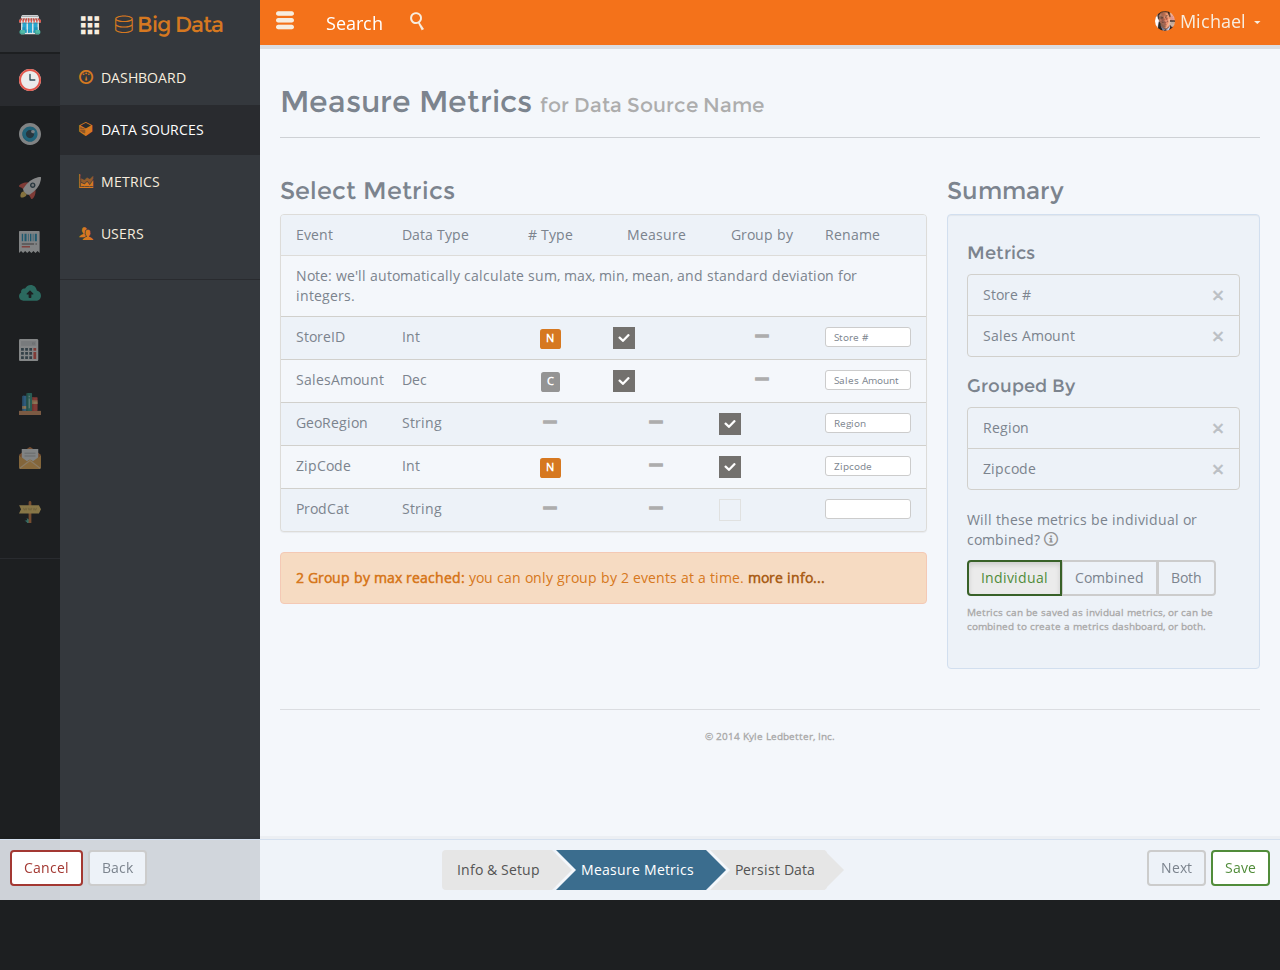
<file: measure-metrics.html>
<!DOCTYPE html>
<html lang="en">
<head>
	<meta charset="utf-8">
	<meta name="viewport" content="width=device-width, initial-scale=1.0">
	<meta name="description" content="">
	<meta name="author" content="">
	<title>Big Data by Kyle Ledbetter</title>
	<link href="assets/css/application.css" rel="stylesheet">
	<!-- HTML5 shim and Respond.js IE8 support of HTML5 elements and media queries -->
	<!--[if lt IE 9]>
	<script src="assets/js/html5shiv.js"></script>
	<script src="assets/js/respond/respond.min.js"></script>
	<![endif]-->
	<link rel="apple-touch-icon-precomposed" sizes="144x144" href="assets/ico/apple-touch-icon-144-precomposed.png">
	<link rel="apple-touch-icon-precomposed" sizes="114x114" href="assets/ico/apple-touch-icon-114-precomposed.png">
	<link rel="apple-touch-icon-precomposed" sizes="72x72" href="assets/ico/apple-touch-icon-72-precomposed.png">
	<link rel="apple-touch-icon-precomposed" href="assets/ico/apple-touch-icon-57-precomposed.png">
	<link href="assets/ico/favicon.png" rel="shortcut icon" type="image/x-icon" />
	<script src="assets/js/modernizr.custom.js"></script>
</head>
<body class="no-touch">
	<header class="header header-primary header-sidebar header-appbar">
		<a class="sidebar-toggle pull-left btn btn-lg btn-none"><span aria-hidden="true" class="icon-menu-3"></span></a>
		<div class="dropdown pull-right">
			<a data-toggle="dropdown" href="#" class="btn btn-lg btn-none"><img class="img-circle" src="assets/images/avatars/michael_128.jpg" width="20" alt="..."> Michael <span aria-hidden="true" class="icon-arrow-down-2 text-sm"></span></a>
			<ul class="dropdown-menu" role="menu" aria-labelledby="dLabel">
				<li><a href="#">View Profile</a></li>
				<li><a href="#">Edit Account</a></li>
				<li class="divider"></li>
				<li><a href="#">Sign Out</a></li>
			</ul>
		</div>
		<form>
			<input type="search" class="input-search input-lg pull-left" placeholder="Search"><a class="btn btn-lg btn-search pull-left"><span aria-hidden="true" class="icon-search"></span></a>
		</form>
	</header>
	<!-- begin content -->
	<div class="content content-sidebar content-appbar">
		<div class="page-header">
			<h2>Measure Metrics <small>for Data Source Name</small></h2>
		</div>
		<div class="row">
			<!-- begin column -->
			<div class="col-md-8">
				<h3>Select Metrics</h3>
				<div class="panel panel-default">
					<div class="panel-heading">
						<div class="row">
							<div class="col-xs-2">
								Event
							</div>
							<div class="col-xs-2">
								Data Type
							</div>
							<div class="col-xs-2 text-center">
								# Type
							</div>
							<div class="col-xs-2 text-center">
								Measure
							</div>
							<div class="col-xs-2 text-center">
								Group by
							</div>
							<div class="col-xs-2">
								Rename
							</div>
						</div>
					</div>
					<div class="list-group list-group-striped">
						<div class="list-group-item">
							Note: we'll automatically calculate sum, max, min, mean, and standard deviation for integers.
						</div>
						<!-- begin item -->
						<div class="list-group-item">
							<div class="row">
								<div class="col-xs-2">
									StoreID
								</div>
								<div class="col-xs-2">
									Int
								</div>
								<div class="col-xs-2 text-center">
									<span class="label label-warning" data-toggle="tooltip" data-animation="true" title="Nominal">N</span>
								</div>
								<div class="col-xs-2 text-center">
									<input type="checkbox" class="icheck" checked />
								</div>
								<div class="col-xs-2 text-center">
									<span class="text-muted icon-minus" data-toggle="tooltip" data-animation="true" title="Not applicable"></span>
								</div>
								<div class="col-xs-2">
									<input type="text" class="form-control input-xs" value="Store #" />
								</div>
							</div>
						</div>
						<!-- end item -->
						<!-- begin item -->
						<div class="list-group-item">
							<div class="row">
								<div class="col-xs-2">
									SalesAmount
								</div>
								<div class="col-xs-2">
									Dec
								</div>
								<div class="col-xs-2 text-center">
									<span class="label label-primary" data-toggle="tooltip" data-animation="true" title="Cardinal">C</span>
								</div>
								<div class="col-xs-2 text-center">
									<input type="checkbox" class="icheck" checked />
								</div>
								<div class="col-xs-2 text-center">
									<span class="text-muted icon-minus" data-toggle="tooltip" data-animation="true" title="Not applicable"></span>
								</div>
								<div class="col-xs-2">
									<input type="text" class="form-control input-xs" value="Sales Amount" />
								</div>
							</div>
						</div>
						<!-- end item -->
						<!-- begin item -->
						<div class="list-group-item">
							<div class="row">
								<div class="col-xs-2">
									GeoRegion
								</div>
								<div class="col-xs-2">
									String
								</div>
								<div class="col-xs-2 text-center">
									<span class="text-muted icon-minus" data-toggle="tooltip" data-animation="true" title="Not applicable"></span>
								</div>
								<div class="col-xs-2 text-center">
									<span class="text-muted icon-minus" data-toggle="tooltip" data-animation="true" title="Not applicable"></span>
								</div>
								<div class="col-xs-2 text-center">
									<input type="checkbox" class="icheck" checked />
								</div>
								<div class="col-xs-2">
									<input type="text" class="form-control input-xs" value="Region" />
								</div>
							</div>
						</div>
						<!-- end item -->
						<!-- begin item -->
						<div class="list-group-item">
							<div class="row">
								<div class="col-xs-2">
									ZipCode
								</div>
								<div class="col-xs-2">
									Int
								</div>
								<div class="col-xs-2 text-center">
									<span class="label label-warning" data-toggle="tooltip" data-animation="true" title="Nominal">N</span>
								</div>
								<div class="col-xs-2 text-center">
									<span class="text-muted icon-minus" data-toggle="tooltip" data-animation="true" title="Not applicable"></span>
								</div>
								<div class="col-xs-2 text-center">
									<input type="checkbox" class="icheck" checked />
								</div>
								<div class="col-xs-2">
									<input type="text" class="form-control input-xs" value="Zipcode" />
								</div>
							</div>
						</div>
						<!-- end item -->
						<!-- begin item -->
						<div class="list-group-item">
							<div class="row">
								<div class="col-xs-2">
									ProdCat
								</div>
								<div class="col-xs-2">
									String
								</div>
								<div class="col-xs-2 text-center">
									<span class="text-muted icon-minus" data-toggle="tooltip" data-animation="true" title="Not applicable"></span>
								</div>
								<div class="col-xs-2 text-center">
									<span class="text-muted icon-minus" data-toggle="tooltip" data-animation="true" title="Not applicable"></span>
								</div>
								<div class="col-xs-2 text-center">
									<input type="checkbox" class="icheck" disabled title="2 Group by max" />
								</div>
								<div class="col-xs-2">
									<input type="text" class="form-control input-xs" />
								</div>
							</div>
						</div>
						<!-- end item -->
					</div>
				</div>
				<div class="alert alert-warning">
					<strong>2 Group by max reached:</strong> you can only group by 2 events at a time. <a href="#" class="alert-link">more info...</a>
				</div>
			</div>
			<!-- end column -->
			<!-- begin column -->
			<div class="col-md-4">
				<h3>Summary</h3>
				<div class="well">
					<h4>Metrics</h4>
					<div class="list-group">
						<div class="list-group-item">
							<a class="close" data-dismiss="alert" href="#" aria-hidden="true" data-toggle="tooltip" data-placement="left" title="Remove this item">&times;</a>
							Store #
						</div>
						<div class="list-group-item">
							<a class="close" data-dismiss="alert" href="#" aria-hidden="true" data-toggle="tooltip" data-placement="left" title="Remove this item">&times;</a>
							Sales Amount
						</div>
					</div>
					<h4>Grouped By</h4>
					<div class="list-group">
						<div class="list-group-item">
							<a class="close" data-dismiss="alert" href="#" aria-hidden="true" data-toggle="tooltip" data-placement="left" title="Remove this item">&times;</a>
							Region
						</div>
						<div class="list-group-item">
							<a class="close" data-dismiss="alert" href="#" aria-hidden="true" data-toggle="tooltip" data-placement="left" title="Remove this item">&times;</a>
							Zipcode
						</div>
					</div>
					<div class="form-group">
						<p>Will these metrics be individual or combined? <a href="#"><span aria-hidden="true" data-toggle="tooltip" data-animation="true" title="More info" class="icon-info"></span></a></p>
						<div class="btn-group" data-toggle="buttons">
							<label class="btn btn-default btn-success active">
								<input type="radio" name="options" id="option1"> Individual
							</label>
							<label class="btn btn-default">
								<input type="radio" name="options" id="option2"> Combined
							</label>
							<label class="btn btn-default">
								<input type="radio" name="options" id="option3"> Both
							</label>
						</div>
						<p class="text-muted text-sm push-top-sm">Metrics can be saved as invidual metrics, or can be combined to create a metrics dashboard, or both.</p>
					</div>
				</div>
			</div>
			<!-- end column -->
		</div>
		<hr />
		<footer class="text-center text-sm text-muted">
			<p>&copy; 2014 Kyle Ledbetter, Inc.</p>
		</footer>
	</div>
	<!-- end content -->
	<!-- begin bottom nav -->
	<nav class="navbar navbar-default navbar-fixed-bottom text-center" role="navigation">
		<div class="btn-toolbar pull-right">
			<div class="btn-group">
				<a href="persist-data.html" class="btn btn-default">Next</a>
			</div>
			<div class="btn-group">
				<a href="sources.html" class="btn btn-success">Save</a>
			</div>
		</div>
		<div class="btn-toolbar pull-left">
			<div class="btn-group">
				<a href="sources.html" class="btn btn-danger">Cancel</a>
			</div>
			<div class="btn-group">
				<a href="new-source.html" class="btn btn-default">Back</a>
			</div>
		</div>
		<ol class="list-inline steps">
			<li><a href="new-source.html">Info &amp; Setup</a></li>
			<li class="active"><a href="measure-metrics.html">Measure Metrics</a></li>
			<li><a href="persist-data.html">Persist Data</a></li>
		</ol>
	</nav>
	<!-- end bottom nav -->
	<!-- begin appbar -->
	<div class="appbar">
		<ul class="nav nav-stacked text-center">
			<li class="">
				<a href="index.html" data-toggle="tooltip" data-placement="bottom" title="App Store">
					<svg viewBox="0 0 32 32">
					<g filter="">
					<use xlink:href="#store"></use>
					</g>
					</svg>
				</a>
			</li>
			<li class="active">
				<a href="realtime.html" data-toggle="tooltip" data-placement="bottom" title="Realtime">
					<svg viewBox="0 0 32 32">
					<g filter="">
					<use xlink:href="#clock"></use>
					</g>
					</svg>
				</a>
			</li>
			<li class="">
				<a href="#" data-toggle="tooltip" data-placement="bottom" title="Insights">
					<svg viewBox="0 0 32 32">
					<g filter="">
					<use xlink:href="#eye"></use>
					</g>
					</svg>
				</a>
			</li>
			<li class="">
				<a href="#" data-toggle="tooltip" data-placement="bottom" title="App Launcher">
					<svg viewBox="0 0 32 32">
					<g filter="">
					<use xlink:href="#rocket"></use>
					</g>
					</svg>
				</a>
			</li>
			<li class="">
				<a href="#" data-toggle="tooltip" data-placement="bottom" title="Revenue">
					<svg viewBox="0 0 32 32">
					<g filter="">
					<use xlink:href="#bill"></use>
					</g>
					</svg>
				</a>
			</li>
			<li class="">
				<a href="#" data-toggle="tooltip" data-placement="bottom" title="File Repo">
					<svg viewBox="0 0 32 32">
					<g filter="">
					<use xlink:href="#cloud-up"></use>
					</g>
					</svg>
				</a>
			</li>
			<li class="">
				<a href="#" data-toggle="tooltip" data-placement="bottom" title="Cron Calculator">
					<svg viewBox="0 0 32 32">
					<g filter="">
					<use xlink:href="#calc"></use>
					</g>
					</svg>
				</a>
			</li>
			<li class="">
				<a href="#" data-toggle="tooltip" data-placement="bottom" title="Docs">
					<svg viewBox="0 0 32 32">
					<g filter="">
					<use xlink:href="#bookshelf"></use>
					</g>
					</svg>
				</a>
			</li>
			<li class="">
				<a href="#" data-toggle="tooltip" data-placement="bottom" title="Notification Center">
					<svg viewBox="0 0 32 32">
					<g filter="">
					<use xlink:href="#open-letter"></use>
					</g>
					</svg>
				</a>
			</li>
			<li class="">
				<a href="#" data-toggle="tooltip" data-placement="bottom" title="Web Manager">
					<svg viewBox="0 0 32 32">
					<g filter="">
					<use xlink:href="#www"></use>
					</g>
					</svg>
				</a>
			</li>
		</ul>
		<hr />
	</div>
	<!-- end appbar -->

	<!-- begin sidebar -->
	<div class="sidebar sidebar-appbar">
		<div class="sidebar-heading">
			<a class="appbar-toggle pull-left btn btn-lg btn-none"><span aria-hidden="true" class="icon-grid-3"></span></a>
			<a class="sidebar-brand" href="#">
				<span class="icon-database text-md"></span> 
				Big Data
			</a>
		</div>
		<ul class="nav nav-stacked">
			<li class=""><a href="realtime.html"><span aria-hidden="true" class="icon-dashboard text-warning"></span> Dashboard</a></li>
			<li class="active"><a href="sources.html"><span aria-hidden="true" class="icon-cube4 text-warning"></span> Data Sources</a></li>
			<li class=""><a href="metrics.html"><span aria-hidden="true" class="icon-chart text-warning"></span> Metrics</a></li>
			<li class=""><a href="users.html"><span aria-hidden="true" class="icon-users text-warning"></span> Users</a></li>
		</ul>
		<hr />
	</div>
	<!-- end sidebar -->

	<!-- begin aside -->
	<div class="aside">
		<div class="aside-heading">
			<a class="aside-toggle pull-left btn btn-none btn-lg"><span aria-hidden="true" class="icon-cancel-circle"></span></a>
			<form class="aside-form" role="search">
				<input type="text" class="form-control input-small" placeholder="Search">
			</form>
		</div>

		<ul class="nav nav-stacked">
			<li class="nav-heading">Tags</li>
		</ul>
		<ul class="tags">
			<li><a href="#" class="tag">task</a></li>
			<li><a href="#" class="tag">file</a></li>
			<li><a href="#" class="tag">event</a></li>
			<li><a href="#" class="tag">reminder</a></li>
			<li><a href="#" class="tag">html</a></li>
			<li><a href="#" class="tag">css</a></li>
			<li><a href="#" class="tag">javascript</a></li>
			<li><a href="#" class="tag">angular</a></li>
			<li><a href="#" class="tag">jade</a></li>
			<li><a href="#" class="tag">node</a></li>
			<li><a href="#" class="tag">express</a></li>
			<li><a href="#" class="tag">ruby</a></li>
			<li><a href="#" class="tag">rails</a></li>
			<li><a href="#" class="tag">product</a></li>
			<li><a href="#" class="tag">ux</a></li>
		</ul>
		<hr />
		<ul class="nav nav-stacked">
			<li class="nav-heading">Search Results</li>
			<li>
				<a href="metric.html">
					<div class="media">
						<span aria-hidden="true" class="icon-chart pull-left"></span>
						<div class="media-body">
							<div class="media-heading">Metric Name</div>
							<div class="media-text text-md">
								Cras sit amet nibh libero, in gravida nulla. Nulla vel metus scelerisque ante sollicitudin commodo. Cras purus odio, vestibulum in vulputate at, tempus viverra turpis.
							</div>
						</div>
					</div>
				</a>
			</li>
			<li>
				<a href="source.html">
					<div class="media">
						<span aria-hidden="true" class="icon-cube4 pull-left"></span>
						<div class="media-body">
							<div class="media-heading">Source Name</div>
							<div class="media-text text-md">
								Cras sit amet nibh libero, in gravida nulla. Nulla vel metus scelerisque ante sollicitudin commodo. Cras purus odio, vestibulum in vulputate at, tempus viverra turpis.
							</div>
						</div>
					</div>
				</a>
			</li>
			<li>
				<a href="metric.html">
					<div class="media">
						<span aria-hidden="true" class="icon-chart pull-left"></span>
						<div class="media-body">
							<div class="media-heading">Metric Name</div>
							<div class="media-text text-md">
								Cras sit amet nibh libero, in gravida nulla. Nulla vel metus scelerisque ante sollicitudin commodo. Cras purus odio, vestibulum in vulputate at, tempus viverra turpis.
							</div>
						</div>
					</div>
				</a>
			</li>
			<li>
				<a href="source.html">
					<div class="media">
						<span aria-hidden="true" class="icon-cube4 pull-left"></span>
						<div class="media-body">
							<div class="media-heading">Source Name</div>
							<div class="media-text text-md">
								Cras sit amet nibh libero, in gravida nulla. Nulla vel metus scelerisque ante sollicitudin commodo. Cras purus odio, vestibulum in vulputate at, tempus viverra turpis.
							</div>
						</div>
					</div>
				</a>
			</li>
		</ul>
	</div>
	<!-- end aside -->
	<!-- begin modal -->
	<div class="modal fade modal-chat-1">
		<div class="modal-dialog">
			<div class="modal-content">
				<div class="modal-header">
					<div class="media">
						<a class="pull-left" href="#">
							<img class="media-object img-circle" src="assets/images/avatars/tobias_128.jpg" alt="..." width="28">
						</a>
						<div class="media-body">
							<button type="button" class="close" data-dismiss="modal" aria-hidden="true">&times;</button>
							<h4>Tobias Funke</h4>
						</div>
					</div>
				</div>
				<div class="modal-body">
					<h5 class="text-large">Well, Michael, you really are quite the Cupid, aren’t you? I tell you, you can sink your arrow into my buttocks any time.</h5>
					<div class="text-muted">12:48 PM - 9/09/2013</div>
				</div>
			</div>
		</div>
	</div>
	<!-- end modal -->
	<script src="assets/js/jquery.js"></script>
	<script src="assets/js/bootstrap.min.js"></script>
	<script src="assets/js/application.js"></script>

	<script>
      var url ='assets/svg/icons.svg';
      var c=new XMLHttpRequest(); c.open('GET', url, false); c.setRequestHeader('Content-Type', 'text/xml'); c.send();
      document.body.insertBefore(c.responseXML.firstChild, document.body.firstChild)
    </script>

    <link href="assets/icheck/square/grey.css" rel="stylesheet">
	<script src="assets/js/jquery.icheck.min.js"></script>
	<script>
	$(document).ready(function(){
		$('input[type=checkbox], input[type=radio].icheck-radio').iCheck({
			checkboxClass: 'icheckbox_square-grey pull-left',
			radioClass: 'iradio_square-grey',
			increaseArea: '20%' // optional
		});
	});
	</script>
</body>
</html>
</file>
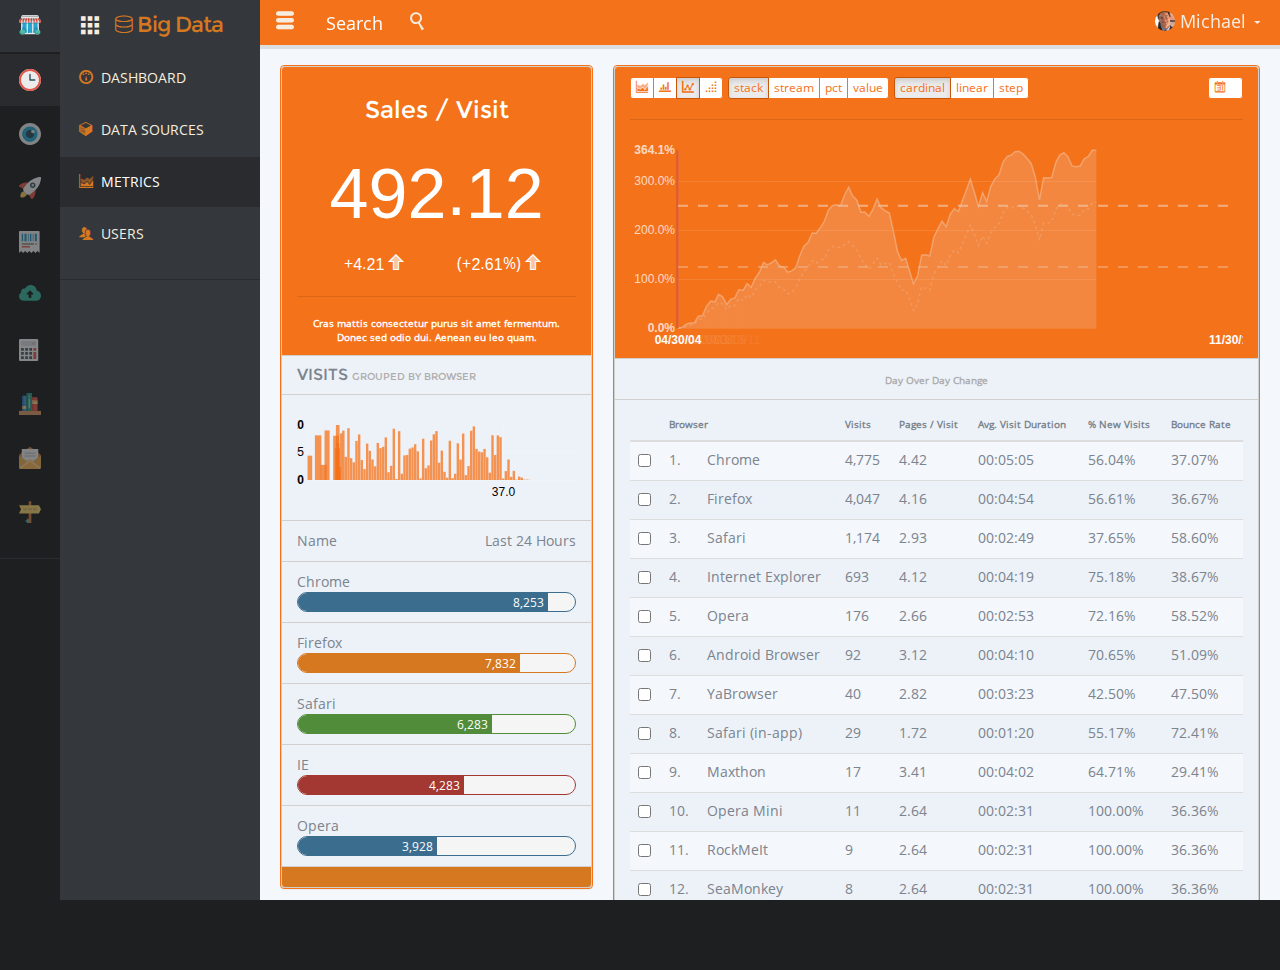
<file: metric-orange.html>
<!DOCTYPE html>
<html lang="en">
<head>
	<meta charset="utf-8">
	<meta name="viewport" content="width=device-width, initial-scale=1.0">
	<meta name="description" content="">
	<meta name="author" content="">
	<title>Big Data by Kyle Ledbetter</title>
	<link href="assets/css/application.css" rel="stylesheet">
	<!-- nvd3 -->
	<style>
		.chart svg {
		min-width: 100px;
		min-height: 100px;
		}
		svg.sparkline {
		width: 300px;
		height: 70px;
		font-size: 12px;
		margin-top: -6px;
		margin-left: -60px;
		}
		.nv-series-1 {
		stroke-dasharray: 3, 3;
		}
		.nvd3 .nv-axis path {
		stroke: rgba(255, 255, 255, 0.25) !important;
		}
		#chart1 .nvd3 .nv-axis .nv-axisMaxMin text {
		fill: #fff !important;
		}
		#chart1 svg text {
		fill: #fff !important;
		}
		.nv-indexLine {
			fill: #d1492c !important;
		}
		.nvd3 .nv-axis line {
			stroke: rgba(255, 255, 255, 0.15) !important;
		}
		#chart1 .nvtooltip {
			background: #222 !important;
		}
	</style>
	<!-- HTML5 shim and Respond.js IE8 support of HTML5 elements and media queries -->
	<!--[if lt IE 9]>
	<script src="assets/js/html5shiv.js"></script>
	<script src="assets/js/respond/respond.min.js"></script>
	<![endif]-->
	<link rel="apple-touch-icon-precomposed" sizes="144x144" href="assets/ico/apple-touch-icon-144-precomposed.png">
	<link rel="apple-touch-icon-precomposed" sizes="114x114" href="assets/ico/apple-touch-icon-114-precomposed.png">
	<link rel="apple-touch-icon-precomposed" sizes="72x72" href="assets/ico/apple-touch-icon-72-precomposed.png">
	<link rel="apple-touch-icon-precomposed" href="assets/ico/apple-touch-icon-57-precomposed.png">
	<link href="assets/ico/favicon.png" rel="shortcut icon" type="image/x-icon" />
	<script src="assets/js/modernizr.custom.js"></script>
</head>
<body class="no-touch">
	<header class="header header-primary header-sidebar header-appbar">
		<a class="sidebar-toggle pull-left btn btn-lg btn-none"><span aria-hidden="true" class="icon-menu-3"></span></a>
		<div class="dropdown pull-right">
			<a data-toggle="dropdown" href="#" class="btn btn-lg btn-none"><img class="img-circle" src="assets/images/avatars/michael_128.jpg" width="20" alt="..."> Michael <span aria-hidden="true" class="icon-arrow-down-2 text-sm"></span></a>
			<ul class="dropdown-menu" role="menu" aria-labelledby="dLabel">
				<li><a href="#">View Profile</a></li>
				<li><a href="#">Edit Account</a></li>
				<li class="divider"></li>
				<li><a href="#">Sign Out</a></li>
			</ul>
		</div>
		<form>
			<input type="search" class="input-search input-lg pull-left" placeholder="Search"><a class="btn btn-lg btn-search pull-left"><span aria-hidden="true" class="icon-search"></span></a>
		</form>
	</header>
	<!-- begin content -->
	<div class="content content-sidebar content-appbar">
		<div class="row">
			<div class="col-sm-4">
				<div class="list-group panel panel-warning">
					<div class="list-group-item bg-brand">
						<div class="text-center">
							<h3>Sales / Visit</h3>
							<h1 style="font-size: 70px" class="odometer">492.12</h1>
							<div class="row" style="font-size: 20px">
								<div class="col-xs-1"></div>
								<div class="col-xs-5">
									<span class="text-md">
										+<span class="odometer-change">4.21</span> <span aria-hidden="true" class="icon-arrow-up-5"></span>
									</span>
								</div>
								<div class="col-xs-5">
									<span class="text-md">
										(+<span class="odometer-percent">2.61</span>%) <span aria-hidden="true" class="icon-arrow-up-5"></span>
									</span>
								</div>
								<div class="col-xs-1"></div>
							</div>
							<hr />
							<div class="text-sm">Cras mattis consectetur purus sit amet fermentum. Donec sed odio dui. Aenean eu leo quam.</div>
						</div>
					</div>
					<div class="list-group-item">
						<h3 class="panel-title">
							Visits <small>grouped by browser</small>
						</h3>
					</div>
					<div class="list-group-item list-group-item-tall">
							<div class="chart-metrics"><svg style="height: 85px;"></svg></div>
					</div>
					<div class="list-group-item">
						<span class="pull-right">
							Last 24 Hours
						</span>
						Name
					</div>
					<div class="list-group-item">
						<div class="text-medium">Chrome</div>
						<div class="progress progress-info">
							<div class="progress-bar progress-bar-info" role="progressbar" aria-valuenow="90" aria-valuemin="0" aria-valuemax="100">
								<span class="pull-right">8,253</span>
							</div>
						</div>
					</div>
					<div class="list-group-item">
						<div class="text-medium">Firefox</div>
						<div class="progress progress-warning">
							<div class="progress-bar progress-bar-warning" role="progressbar" aria-valuenow="80" aria-valuemin="0" aria-valuemax="100">
								<span class="pull-right">7,832</span>
							</div>
						</div>
					</div>
					<div class="list-group-item">
						<div class="text-medium">Safari</div>
						<div class="progress progress-success">
							<div class="progress-bar progress-bar-success" role="progressbar" aria-valuenow="70" aria-valuemin="0" aria-valuemax="100">
								<span class="pull-right">6,283</span>
							</div>
						</div>
					</div>
					<div class="list-group-item">
						<div class="text-medium">IE</div>
						<div class="progress progress-danger">
							<div class="progress-bar progress-bar-danger" role="progressbar" aria-valuenow="60" aria-valuemin="0" aria-valuemax="100">
								<span class="pull-right">4,283</span>
							</div>
						</div>
					</div>
					<div class="list-group-item">
						<div class="text-medium">Opera</div>
						<div class="progress progress-info">
							<div class="progress-bar progress-bar-info" role="progressbar" aria-valuenow="50" aria-valuemin="0" aria-valuemax="100">
								<span class="pull-right">3,928</span>
							</div>
						</div>
					</div>
					<div class="list-group-item bg-warning">

					</div>
				</div>
			</div>
			<div class="col-sm-8">
				<div class="list-group panel panel-warning">
					<div class="list-group-item bg-brand">
						<form id="side_panel">
							<div class="btn-toolbar">
								<div class="dropdown pull-right">
									<a href="#" class="btn btn-warning btn-xs"><span aria-hidden="true" class="icon-calendar"></span> <span aria-hidden="true" class="caret"></span></a>
								</div>
								<div class="btn-group" data-toggle="buttons">
									<label class="btn btn-warning btn-xs" for="area">
										<input type="radio" name="renderer" id="area" value="area"> <span aria-hidden="true" class="icon-chart"></span>
									</label>
									<label class="btn btn-warning btn-xs" for="bar">
										<input type="radio" name="renderer" id="bar" value="bar"> <span aria-hidden="true" class="icon-bars"></span>
									</label>
									<label class="btn btn-warning btn-xs active" for="line">
										<input type="radio" name="renderer" id="line" value="line" checked> <span aria-hidden="true" class="icon-stats"></span>
									</label>
									<label class="btn btn-warning btn-xs" for="scatter">
										<input type="radio" name="renderer" id="scatter" value="scatterplot"> <span aria-hidden="true" class="icon-resize-2"></span>
									</label>
								</div>
								<div class="btn-group" data-toggle="buttons">
									<label class="btn btn-warning btn-xs active" for="stack">
										<input type="radio" name="offset" id="stack" value="zero" checked> stack
									</label>
									<label class="btn btn-warning btn-xs" for="stream">
										<input type="radio" name="offset" id="stream" value="wiggle"> stream
									</label>
									<label class="btn btn-warning btn-xs" for="pct">
										<input type="radio" name="offset" id="pct" value="expand"> pct
									</label>
									<label class="btn btn-warning btn-xs" for="value">
										<input type="radio" name="offset" id="value" value="value"> value
									</label>
								</div>
								<div class="btn-group" data-toggle="buttons">
									<label class="btn btn-warning btn-xs active" for="cardinal">
										<input type="radio" name="interpolation" id="cardinal" value="zero" checked> cardinal
									</label>
									<label class="btn btn-warning btn-xs" for="linear">
										<input type="radio" name="interpolation" id="linear" value="linear"> linear
									</label>
									<label class="btn btn-warning btn-xs" for="step">
										<input type="radio" name="interpolation" id="step" value="step-after"> step
									</label>
								</div>
							</div>
						</form>
					<hr />
						<div id="chart1" class="chart with-transitions" style="height: 208px">
						  <svg></svg>
						</div>
					</div>
					<div class="list-group-item text-center">
						<span class="text-muted text-sm">Day Over Day Change</span>
					</div>
					<div class="list-group-item">
						<table class="table table-striped push-bottom-none" id="ID-rowTable"><thead class="text-sm"><tr class="em"><th class="xp " rowspan="1"><div class="km ID-checkControl ACTION-selectCheckControl TARGET-"><div></div></div></th><th class="og Odb ACTION-sort TARGET-analytics.browser ID-dimension-column-0 " rowspan="1" colspan="2"><div class="tub">Browser</div></th><th class="rk ACTION-sort TARGET-analytics.visits ID-metric-column-0 COLUMN-analytics.visits  Kc Fy">Visits<span class="Vq ID-metric-tooltip-0"><span class="ID-metric-tooltipcontent-0 B-nb-Kb"></span></span></th><th class="rk ACTION-sort TARGET-analytics.avgPageviews ID-metric-column-1 COLUMN-analytics.avgPageviews ">Pages / Visit<span class="Vq ID-metric-tooltip-1"><span class="ID-metric-tooltipcontent-1 B-nb-Kb"></span></span></th><th class="rk ACTION-sort TARGET-analytics.avgSessionTime ID-metric-column-2 COLUMN-analytics.avgSessionTime ">Avg. Visit Duration<span class="Vq ID-metric-tooltip-2"><span class="ID-metric-tooltipcontent-2 B-nb-Kb"></span></span></th><th class="rk ACTION-sort TARGET-analytics.percentNewVisits ID-metric-column-3 COLUMN-analytics.percentNewVisits ">% New Visits<span class="Vq ID-metric-tooltip-3"><span class="ID-metric-tooltipcontent-3 B-nb-Kb"></span></span></th><th class="rk ACTION-sort TARGET-analytics.bounceRate ID-metric-column-4 COLUMN-analytics.bounceRate ">Bounce Rate<span class="Vq ID-metric-tooltip-4"><span class="ID-metric-tooltipcontent-4 B-nb-Kb"></span></span></th></tr>
					</thead><tbody><tr class="ID-row-0-0-0 pj ACTION-mouse TARGET-row-0-0-0"><td class="Tj"><input class="QR ID-checkbox ACTION-select TARGET-0" type="checkbox"></td><td class="xg"><span>1.</span></td><td class="ID-dimension-data-0 ki"><span class="GM  g ACTION-drilldown TARGET-0-0 ">Chrome</span></td><td class="ID-metric-data-0 COLUMN-analytics.visits Kc">4,775</td><td class="ID-metric-data-1 COLUMN-analytics.avgPageviews">4.42</td><td class="ID-metric-data-2 COLUMN-analytics.avgSessionTime">00:05:05</td><td class="ID-metric-data-3 COLUMN-analytics.percentNewVisits">56.04%</td><td class="ID-metric-data-4 COLUMN-analytics.bounceRate">37.07%</td></tr><tr class="ID-row-1-0-0 Ej ACTION-mouse TARGET-row-1-0-0"><td class="Tj"><input class="QR ID-checkbox ACTION-select TARGET-1" type="checkbox"></td><td class="xg"><span>2.</span></td><td class="ID-dimension-data-0 ki"><span class="GM  g ACTION-drilldown TARGET-0-1 ">Firefox</span></td><td class="ID-metric-data-0 COLUMN-analytics.visits Kc">4,047</td><td class="ID-metric-data-1 COLUMN-analytics.avgPageviews">4.16</td><td class="ID-metric-data-2 COLUMN-analytics.avgSessionTime">00:04:54</td><td class="ID-metric-data-3 COLUMN-analytics.percentNewVisits">56.61%</td><td class="ID-metric-data-4 COLUMN-analytics.bounceRate">36.67%</td></tr><tr class="ID-row-2-0-0 pj ACTION-mouse TARGET-row-2-0-0"><td class="Tj"><input class="QR ID-checkbox ACTION-select TARGET-2" type="checkbox"></td><td class="xg"><span>3.</span></td><td class="ID-dimension-data-0 ki"><span class="GM  g ACTION-drilldown TARGET-0-2 ">Safari</span></td><td class="ID-metric-data-0 COLUMN-analytics.visits Kc">1,174</td><td class="ID-metric-data-1 COLUMN-analytics.avgPageviews">2.93</td><td class="ID-metric-data-2 COLUMN-analytics.avgSessionTime">00:02:49</td><td class="ID-metric-data-3 COLUMN-analytics.percentNewVisits">37.65%</td><td class="ID-metric-data-4 COLUMN-analytics.bounceRate">58.60%</td></tr><tr class="ID-row-3-0-0 Ej ACTION-mouse TARGET-row-3-0-0"><td class="Tj"><input class="QR ID-checkbox ACTION-select TARGET-3" type="checkbox"></td><td class="xg"><span>4.</span></td><td class="ID-dimension-data-0 ki"><span class="GM  g ACTION-drilldown TARGET-0-3 ">Internet Explorer</span></td><td class="ID-metric-data-0 COLUMN-analytics.visits Kc">693</td><td class="ID-metric-data-1 COLUMN-analytics.avgPageviews">4.12</td><td class="ID-metric-data-2 COLUMN-analytics.avgSessionTime">00:04:19</td><td class="ID-metric-data-3 COLUMN-analytics.percentNewVisits">75.18%</td><td class="ID-metric-data-4 COLUMN-analytics.bounceRate">38.67%</td></tr><tr class="ID-row-4-0-0 pj ACTION-mouse TARGET-row-4-0-0"><td class="Tj"><input class="QR ID-checkbox ACTION-select TARGET-4" type="checkbox"></td><td class="xg"><span>5.</span></td><td class="ID-dimension-data-0 ki"><span class="GM  g ACTION-drilldown TARGET-0-4 ">Opera</span></td><td class="ID-metric-data-0 COLUMN-analytics.visits Kc">176</td><td class="ID-metric-data-1 COLUMN-analytics.avgPageviews">2.66</td><td class="ID-metric-data-2 COLUMN-analytics.avgSessionTime">00:02:53</td><td class="ID-metric-data-3 COLUMN-analytics.percentNewVisits">72.16%</td><td class="ID-metric-data-4 COLUMN-analytics.bounceRate">58.52%</td></tr><tr class="ID-row-5-0-0 Ej ACTION-mouse TARGET-row-5-0-0"><td class="Tj"><input class="QR ID-checkbox ACTION-select TARGET-5" type="checkbox"></td><td class="xg"><span>6.</span></td><td class="ID-dimension-data-0 ki"><span class="GM  g ACTION-drilldown TARGET-0-5 ">Android Browser</span></td><td class="ID-metric-data-0 COLUMN-analytics.visits Kc">92</td><td class="ID-metric-data-1 COLUMN-analytics.avgPageviews">3.12</td><td class="ID-metric-data-2 COLUMN-analytics.avgSessionTime">00:04:10</td><td class="ID-metric-data-3 COLUMN-analytics.percentNewVisits">70.65%</td><td class="ID-metric-data-4 COLUMN-analytics.bounceRate">51.09%</td></tr><tr class="ID-row-6-0-0 pj ACTION-mouse TARGET-row-6-0-0"><td class="Tj"><input class="QR ID-checkbox ACTION-select TARGET-6" type="checkbox"></td><td class="xg"><span>7.</span></td><td class="ID-dimension-data-0 ki"><span class="GM  g ACTION-drilldown TARGET-0-6 ">YaBrowser</span></td><td class="ID-metric-data-0 COLUMN-analytics.visits Kc">40</td><td class="ID-metric-data-1 COLUMN-analytics.avgPageviews">2.82</td><td class="ID-metric-data-2 COLUMN-analytics.avgSessionTime">00:03:23</td><td class="ID-metric-data-3 COLUMN-analytics.percentNewVisits">42.50%</td><td class="ID-metric-data-4 COLUMN-analytics.bounceRate">47.50%</td></tr><tr class="ID-row-7-0-0 Ej ACTION-mouse TARGET-row-7-0-0"><td class="Tj"><input class="QR ID-checkbox ACTION-select TARGET-7" type="checkbox"></td><td class="xg"><span>8.</span></td><td class="ID-dimension-data-0 ki"><span class="GM  g ACTION-drilldown TARGET-0-7 ">Safari (in-app)</span></td><td class="ID-metric-data-0 COLUMN-analytics.visits Kc">29</td><td class="ID-metric-data-1 COLUMN-analytics.avgPageviews">1.72</td><td class="ID-metric-data-2 COLUMN-analytics.avgSessionTime">00:01:20</td><td class="ID-metric-data-3 COLUMN-analytics.percentNewVisits">55.17%</td><td class="ID-metric-data-4 COLUMN-analytics.bounceRate">72.41%</td></tr><tr class="ID-row-8-0-0 pj ACTION-mouse TARGET-row-8-0-0"><td class="Tj"><input class="QR ID-checkbox ACTION-select TARGET-8" type="checkbox"></td><td class="xg"><span>9.</span></td><td class="ID-dimension-data-0 ki"><span class="GM  g ACTION-drilldown TARGET-0-8 ">Maxthon</span></td><td class="ID-metric-data-0 COLUMN-analytics.visits Kc">17</td><td class="ID-metric-data-1 COLUMN-analytics.avgPageviews">3.41</td><td class="ID-metric-data-2 COLUMN-analytics.avgSessionTime">00:04:02</td><td class="ID-metric-data-3 COLUMN-analytics.percentNewVisits">64.71%</td><td class="ID-metric-data-4 COLUMN-analytics.bounceRate">29.41%</td></tr><tr class="ID-row-9-0-0 Ej ACTION-mouse TARGET-row-9-0-0"><td class="Tj"><input class="QR ID-checkbox ACTION-select TARGET-9" type="checkbox"></td><td class="xg"><span>10.</span></td><td class="ID-dimension-data-0 ki"><span class="GM  g ACTION-drilldown TARGET-0-9 ">Opera Mini</span></td><td class="ID-metric-data-0 COLUMN-analytics.visits Kc">11</td><td class="ID-metric-data-1 COLUMN-analytics.avgPageviews">2.64</td><td class="ID-metric-data-2 COLUMN-analytics.avgSessionTime">00:02:31</td><td class="ID-metric-data-3 COLUMN-analytics.percentNewVisits">100.00%</td><td class="ID-metric-data-4 COLUMN-analytics.bounceRate">36.36%</td></tr>
					<tr class="ID-row-9-0-0 Ej ACTION-mouse TARGET-row-9-0-0"><td class="Tj"><input class="QR ID-checkbox ACTION-select TARGET-9" type="checkbox"></td><td class="xg"><span>11.</span></td><td class="ID-dimension-data-0 ki"><span class="GM  g ACTION-drilldown TARGET-0-9 ">RockMeIt</span></td><td class="ID-metric-data-0 COLUMN-analytics.visits Kc">9</td><td class="ID-metric-data-1 COLUMN-analytics.avgPageviews">2.64</td><td class="ID-metric-data-2 COLUMN-analytics.avgSessionTime">00:02:31</td><td class="ID-metric-data-3 COLUMN-analytics.percentNewVisits">100.00%</td><td class="ID-metric-data-4 COLUMN-analytics.bounceRate">36.36%</td></tr><tr class="ID-row-9-0-0 Ej ACTION-mouse TARGET-row-9-0-0"><td class="Tj"><input class="QR ID-checkbox ACTION-select TARGET-9" type="checkbox"></td><td class="xg"><span>12.</span></td><td class="ID-dimension-data-0 ki"><span class="GM  g ACTION-drilldown TARGET-0-9 ">SeaMonkey</span></td><td class="ID-metric-data-0 COLUMN-analytics.visits Kc">8</td><td class="ID-metric-data-1 COLUMN-analytics.avgPageviews">2.64</td><td class="ID-metric-data-2 COLUMN-analytics.avgSessionTime">00:02:31</td><td class="ID-metric-data-3 COLUMN-analytics.percentNewVisits">100.00%</td><td class="ID-metric-data-4 COLUMN-analytics.bounceRate">36.36%</td></tr></tbody></table>
					</div>
					<div class="list-group-item bg-warning">

					</div>
				</div>
			</div>
		</div>
		<hr />
		<footer class="text-center text-sm text-muted">
			<p>&copy; 2014 Kyle Ledbetter, Inc.</p>
		</footer>
	</div>
	<!-- end content -->

	<!-- begin appbar -->
	<div class="appbar">
		<ul class="nav nav-stacked text-center">
			<li class="">
				<a href="index.html" data-toggle="tooltip" data-placement="bottom" title="App Store">
					<svg viewBox="0 0 32 32">
					<g filter="">
					<use xlink:href="#store"></use>
					</g>
					</svg>
				</a>
			</li>
			<li class="active">
				<a href="realtime.html" data-toggle="tooltip" data-placement="bottom" title="Realtime">
					<svg viewBox="0 0 32 32">
					<g filter="">
					<use xlink:href="#clock"></use>
					</g>
					</svg>
				</a>
			</li>
			<li class="">
				<a href="#" data-toggle="tooltip" data-placement="bottom" title="Insights">
					<svg viewBox="0 0 32 32">
					<g filter="">
					<use xlink:href="#eye"></use>
					</g>
					</svg>
				</a>
			</li>
			<li class="">
				<a href="#" data-toggle="tooltip" data-placement="bottom" title="App Launcher">
					<svg viewBox="0 0 32 32">
					<g filter="">
					<use xlink:href="#rocket"></use>
					</g>
					</svg>
				</a>
			</li>
			<li class="">
				<a href="#" data-toggle="tooltip" data-placement="bottom" title="Revenue">
					<svg viewBox="0 0 32 32">
					<g filter="">
					<use xlink:href="#bill"></use>
					</g>
					</svg>
				</a>
			</li>
			<li class="">
				<a href="#" data-toggle="tooltip" data-placement="bottom" title="File Repo">
					<svg viewBox="0 0 32 32">
					<g filter="">
					<use xlink:href="#cloud-up"></use>
					</g>
					</svg>
				</a>
			</li>
			<li class="">
				<a href="#" data-toggle="tooltip" data-placement="bottom" title="Cron Calculator">
					<svg viewBox="0 0 32 32">
					<g filter="">
					<use xlink:href="#calc"></use>
					</g>
					</svg>
				</a>
			</li>
			<li class="">
				<a href="#" data-toggle="tooltip" data-placement="bottom" title="Docs">
					<svg viewBox="0 0 32 32">
					<g filter="">
					<use xlink:href="#bookshelf"></use>
					</g>
					</svg>
				</a>
			</li>
			<li class="">
				<a href="#" data-toggle="tooltip" data-placement="bottom" title="Notification Center">
					<svg viewBox="0 0 32 32">
					<g filter="">
					<use xlink:href="#open-letter"></use>
					</g>
					</svg>
				</a>
			</li>
			<li class="">
				<a href="#" data-toggle="tooltip" data-placement="bottom" title="Web Manager">
					<svg viewBox="0 0 32 32">
					<g filter="">
					<use xlink:href="#www"></use>
					</g>
					</svg>
				</a>
			</li>
		</ul>
		<hr />
	</div>
	<!-- end appbar -->

	<!-- begin sidebar -->
	<div class="sidebar sidebar-appbar">
		<div class="sidebar-heading">
			<a class="appbar-toggle pull-left btn btn-lg btn-none"><span aria-hidden="true" class="icon-grid-3"></span></a>
			<a class="sidebar-brand" href="#">
				<span class="icon-database text-md"></span> 
				Big Data
			</a>
		</div>
		<ul class="nav nav-stacked">
			<li class=""><a href="realtime.html"><span aria-hidden="true" class="icon-dashboard text-warning"></span> Dashboard</a></li>
			<li class=""><a href="sources.html"><span aria-hidden="true" class="icon-cube4 text-warning"></span> Data Sources</a></li>
			<li class="active"><a href="metrics.html"><span aria-hidden="true" class="icon-chart text-warning"></span> Metrics</a></li>
			<li class=""><a href="users.html"><span aria-hidden="true" class="icon-users text-warning"></span> Users</a></li>
		</ul>
		<hr />
	</div>
	<!-- end sidebar -->

	<!-- begin aside -->
	<div class="aside">
		<div class="aside-heading">
			<a class="aside-toggle pull-left btn btn-none btn-lg"><span aria-hidden="true" class="icon-cancel-circle"></span></a>
			<form class="aside-form" role="search">
				<input type="text" class="form-control input-small" placeholder="Search">
			</form>
		</div>

		<ul class="nav nav-stacked">
			<li class="nav-heading">Tags</li>
		</ul>
		<ul class="tags">
			<li><a href="#" class="tag">task</a></li>
			<li><a href="#" class="tag">file</a></li>
			<li><a href="#" class="tag">event</a></li>
			<li><a href="#" class="tag">reminder</a></li>
			<li><a href="#" class="tag">html</a></li>
			<li><a href="#" class="tag">css</a></li>
			<li><a href="#" class="tag">javascript</a></li>
			<li><a href="#" class="tag">angular</a></li>
			<li><a href="#" class="tag">jade</a></li>
			<li><a href="#" class="tag">node</a></li>
			<li><a href="#" class="tag">express</a></li>
			<li><a href="#" class="tag">ruby</a></li>
			<li><a href="#" class="tag">rails</a></li>
			<li><a href="#" class="tag">product</a></li>
			<li><a href="#" class="tag">ux</a></li>
		</ul>
		<hr />
		<ul class="nav nav-stacked">
			<li class="nav-heading">Search Results</li>
			<li>
				<a href="metric.html">
					<div class="media">
						<span aria-hidden="true" class="icon-chart pull-left"></span>
						<div class="media-body">
							<div class="media-heading">Metric Name</div>
							<div class="media-text text-md">
								Cras sit amet nibh libero, in gravida nulla. Nulla vel metus scelerisque ante sollicitudin commodo. Cras purus odio, vestibulum in vulputate at, tempus viverra turpis.
							</div>
						</div>
					</div>
				</a>
			</li>
			<li>
				<a href="source.html">
					<div class="media">
						<span aria-hidden="true" class="icon-cube4 pull-left"></span>
						<div class="media-body">
							<div class="media-heading">Source Name</div>
							<div class="media-text text-md">
								Cras sit amet nibh libero, in gravida nulla. Nulla vel metus scelerisque ante sollicitudin commodo. Cras purus odio, vestibulum in vulputate at, tempus viverra turpis.
							</div>
						</div>
					</div>
				</a>
			</li>
			<li>
				<a href="metric.html">
					<div class="media">
						<span aria-hidden="true" class="icon-chart pull-left"></span>
						<div class="media-body">
							<div class="media-heading">Metric Name</div>
							<div class="media-text text-md">
								Cras sit amet nibh libero, in gravida nulla. Nulla vel metus scelerisque ante sollicitudin commodo. Cras purus odio, vestibulum in vulputate at, tempus viverra turpis.
							</div>
						</div>
					</div>
				</a>
			</li>
			<li>
				<a href="source.html">
					<div class="media">
						<span aria-hidden="true" class="icon-cube4 pull-left"></span>
						<div class="media-body">
							<div class="media-heading">Source Name</div>
							<div class="media-text text-md">
								Cras sit amet nibh libero, in gravida nulla. Nulla vel metus scelerisque ante sollicitudin commodo. Cras purus odio, vestibulum in vulputate at, tempus viverra turpis.
							</div>
						</div>
					</div>
				</a>
			</li>
		</ul>
	</div>
	<!-- end aside -->
	<!-- begin modal -->
	<div class="modal fade modal-chat-1">
		<div class="modal-dialog">
			<div class="modal-content">
				<div class="modal-header">
					<div class="media">
						<a class="pull-left" href="#">
							<img class="media-object img-circle" src="assets/images/avatars/tobias_128.jpg" alt="..." width="28">
						</a>
						<div class="media-body">
							<button type="button" class="close" data-dismiss="modal" aria-hidden="true">&times;</button>
							<h4>Tobias Funke</h4>
						</div>
					</div>
				</div>
				<div class="modal-body">
					<h5 class="text-large">Well, Michael, you really are quite the Cupid, aren’t you? I tell you, you can sink your arrow into my buttocks any time.</h5>
					<div class="text-muted">12:48 PM - 9/09/2013</div>
				</div>
			</div>
		</div>
	</div>
	<!-- end modal -->
	<script src="assets/js/jquery.js"></script>
	<script src="assets/js/bootstrap.min.js"></script>
	<script src="assets/js/application.js"></script>

	<script>
      var url ='assets/svg/icons.svg';
      var c=new XMLHttpRequest(); c.open('GET', url, false); c.setRequestHeader('Content-Type', 'text/xml'); c.send();
      document.body.insertBefore(c.responseXML.firstChild, document.body.firstChild)
    </script>

    

	<script src="assets/js/d3/d3.min.js"></script>
	<script src="assets/js/nvd3/nv.d3.min.js"></script>
	<script src="assets/js/nvd3/tooltip.js"></script>
	<script src="assets/js/nvd3/utils.js"></script>
	<script src="assets/js/nvd3/interactiveLayer.js"></script>
	<script src="assets/js/nvd3/models/legend.js"></script>
	<script src="assets/js/nvd3/models/axis.js"></script>
	<script src="assets/js/nvd3/models/scatter.js"></script>
	<script src="assets/js/nvd3/models/line.js"></script>
	<script src="assets/js/nvd3/models/multiBar.js"></script>
	<script src="assets/js/nvd3/models/multiBarChart.js"></script>

	<script>

	function defaultChartConfig(containerId, data) {
	  nv.addGraph(function() {

	    var chart = nv.models.sparklinePlus()
	                .color(['#ee7248'])

	    chart
	      .margin({left:70})
	      .x(function(d,i) { return i })
	      .xTickFormat(function(d) {
	        return d3.time.format('%x')(new Date(data[d].x))
	      })

	    d3.select(containerId)
	        .datum(data)
	      .transition().duration(250)
	        .call(chart);


	    return chart;
	  });
	}

	defaultChartConfig("#chart2", volatileChart(130.0, 0.02));


	function sine() {
	  var sin = [];
	  var now =+new Date();

	  for (var i = 0; i < 100; i++) {
	    sin.push({x: now + i * 1000 * 60 * 60 * 24, y: Math.sin(i/10)});
	  }

	  return sin;
	}

	function volatileChart(startPrice, volatility, numPoints) {
	     var rval =  [];
	     var now =+new Date();
	     numPoints = numPoints || 100;
	     for(var i = 1; i < numPoints; i++) {

	        rval.push({x: now + i * 1000 * 60 * 60 * 24, y: startPrice});
	        var rnd = Math.random();
	        var changePct = 2 * volatility * rnd;
	        if ( changePct > volatility) {
	           changePct -= (2*volatility);
	        }
	        startPrice = startPrice + startPrice * changePct;
	     }
	     return rval;
	}

	</script>

	<script>
	// Wrapping in nv.addGraph allows for '0 timeout render', stores rendered charts in nv.graphs, and may do more in the future... it's NOT required

	var myColors = ["rgba(242, 185, 147, 0.85)", "rgba(242, 185, 147, 0.5)"];
	d3.scale.myColors = function() {
	    return d3.scale.ordinal().range(myColors);
	};

	nv.addGraph(function() {
	   var chart = nv.models.cumulativeLineChart()
	              .margin({left: 48, bottom: 20, right: 10, top: 10})
	             .useInteractiveGuideline(true)
	             .x(function(d) { return d[0] })
	             .y(function(d) { return d[1]/100 })
	             .color(d3.scale.myColors().range())
	             .average(function(d) { return d.mean/100; })
	             .transitionDuration(300)
	             .showControls(false)
			.showLegend(false)
	             .clipVoronoi(false);

	   chart.xAxis
	      .tickFormat(function(d) {
	          return d3.time.format('%m/%d/%y')(new Date(d))
	        });

	  chart.yAxis
	      .tickFormat(d3.format(',.1%'));

	  d3.select('#chart1 svg')
	      .datum(cumulativeTestData())
	      .transition().delay(100).duration(1500).call(chart);

	  //TODO: Figure out a good way to do this automatically
	  nv.utils.windowResize(chart.update);

	  chart.dispatch.on('stateChange', function(e) { nv.log('New State:', JSON.stringify(e)); });

	  return chart;
	});

	d3.scale.myColors = function() {
	    return d3.scale.ordinal().range(myColors);
	};

	nv.addGraph(function() {
	   var chart = nv.models.cumulativeLineChart()
	             .useInteractiveGuideline(false)
	             .rightAlignYAxis(true)
	             .margin({right:90})
	             .x(function(d) { return d[0] })
	             .y(function(d) { return d[1]/100 })
	             .color(d3.scale.myColors().range())
	             .average(function(d) { return d.mean/100; })
	             .clipVoronoi(false);

	   chart.xAxis
	      .tickFormat(function(d) {
	          return d3.time.format('%m/%d/%y')(new Date(d))
	        });

	  chart.yAxis
	      .tickFormat(d3.format(',.1%'));

	  d3.select('#chart2 svg')
	      .datum(cumulativeTestData())
	      .call(chart);

	  //TODO: Figure out a good way to do this automatically
	  nv.utils.windowResize(chart.update);

	  chart.dispatch.on('stateChange', function(e) { nv.log('New State:', JSON.stringify(e)); });

	  return chart;
	});


	function flatTestData() {
	  return [
	    {
	      key: "Snakes",
	      values: [0,1,2,3,4,5,6,7,8,9].map(function(d) {
	        var currentDate = new Date();
	        currentDate.setDate(currentDate.getDate() + d);
	        return [currentDate, 0]
	      })
	    }
	  ];
	}


	function cumulativeTestData() {



	  return [

	                {
	                    area: true,
	                    key: "Current",
	                    values: [ [ 1083297600000 , -2.974623048543] , [ 1085976000000 , -1.7740300785979] , [ 1088568000000 , 4.4681318138177] , [ 1091246400000 , 7.0242541001353] , [ 1093924800000 , 7.5709603667586] , [ 1096516800000 , 20.612245065736] , [ 1099195200000 , 21.698065237316] , [ 1101790800000 , 40.501189458018] , [ 1104469200000 , 50.464679413194] , [ 1107147600000 , 48.917421973355] , [ 1109566800000 , 63.750936549160] , [ 1112245200000 , 59.072499126460] , [ 1114833600000 , 43.373158880492] , [ 1117512000000 , 54.490918947556] , [ 1120104000000 , 56.661178852079] , [ 1122782400000 , 73.450103545496] , [ 1125460800000 , 71.714526354907] , [ 1128052800000 , 85.221664349607] , [ 1130734800000 , 77.769261392481] , [ 1133326800000 , 95.966528716500] , [ 1136005200000 , 107.59132116397] , [ 1138683600000 , 127.25740096723] , [ 1141102800000 , 122.13917498830] , [ 1143781200000 , 126.53657279774] , [ 1146369600000 , 132.39300992970] , [ 1149048000000 , 120.11238242904] , [ 1151640000000 , 118.41408917750] , [ 1154318400000 , 107.92918924621] , [ 1156996800000 , 110.28057249569] , [ 1159588800000 , 117.20485334692] , [ 1162270800000 , 141.33556756948] , [ 1164862800000 , 159.59452727893] , [ 1167541200000 , 167.09801853304] , [ 1170219600000 , 185.46849659215] , [ 1172638800000 , 184.82474099990] , [ 1175313600000 , 195.63155213887] , [ 1177905600000 , 207.40597044171] , [ 1180584000000 , 230.55966698196] , [ 1183176000000 , 239.55649035292] , [ 1185854400000 , 241.35915085208] , [ 1188532800000 , 239.89428956243] , [ 1191124800000 , 260.47781917715] , [ 1193803200000 , 276.39457482225] , [ 1196398800000 , 258.66530682672] , [ 1199077200000 , 250.98846121893] , [ 1201755600000 , 226.89902618127] , [ 1204261200000 , 227.29009273807] , [ 1206936000000 , 218.66476654350] , [ 1209528000000 , 232.46605902918] , [ 1212206400000 , 253.25667081117] , [ 1214798400000 , 235.82505363925] , [ 1217476800000 , 229.70112774254] , [ 1220155200000 , 225.18472705952] , [ 1222747200000 , 189.13661746552] , [ 1225425600000 , 149.46533007301] , [ 1228021200000 , 131.00340772114] , [ 1230699600000 , 135.18341728866] , [ 1233378000000 , 109.15296887173] , [ 1235797200000 , 84.614772549760] , [ 1238472000000 , 100.60810015326] , [ 1241064000000 , 141.50134895610] , [ 1243742400000 , 142.50405083675] , [ 1246334400000 , 139.81192372672] , [ 1249012800000 , 177.78205544583] , [ 1251691200000 , 194.73691933074] , [ 1254283200000 , 209.00838460225] , [ 1256961600000 , 198.19855877420] , [ 1259557200000 , 222.37102417812] , [ 1262235600000 , 234.24581081250] , [ 1264914000000 , 228.26087689346] , [ 1267333200000 , 248.81895126250] , [ 1270008000000 , 270.57301075186] , [ 1272600000000 , 292.64604322550] , [ 1275278400000 , 265.94088520518] , [ 1277870400000 , 237.82887467569] , [ 1280548800000 , 265.55973314204] , [ 1283227200000 , 248.30877330928] , [ 1285819200000 , 278.14870066912] , [ 1288497600000 , 292.69260960288] , [ 1291093200000 , 300.84263809599] , [ 1293771600000 , 326.17253914628] , [ 1296450000000 , 337.69335966505] , [ 1298869200000 , 339.73260965121] , [ 1301544000000 , 346.87865120765] , [ 1304136000000 , 347.92991526628] , [ 1306814400000 , 342.04627502669] , [ 1309406400000 , 333.45386231233] , [ 1312084800000 , 323.15034181243] , [ 1314763200000 , 295.66126882331] , [ 1317355200000 , 251.48014579253] , [ 1320033600000 , 295.15424257905] , [ 1322629200000 , 294.54766764397] , [ 1325307600000 , 295.72906119051] , [ 1327986000000 , 325.73351347613] , [ 1330491600000 , 340.16106061186] , [ 1333166400000 , 345.15514071490] , [ 1335758400000 , 337.10259395679] , [ 1338436800000 , 318.68216333837] , [ 1341028800000 , 317.03683945246] , [ 1343707200000 , 318.53549659997] , [ 1346385600000 , 332.85381464104] , [ 1348977600000 , 337.36534373477] , [ 1351656000000 , 350.27872156161] , [ 1354251600000 , 349.45128876100]]
	                    ,
	                    mean: 250
	                },
	                {
	                    key: "Previous",
	                    mean: 125,
	                    values: [ [ 1083297600000 , -3.7454058855943] , [ 1085976000000 , -3.6096667436314] , [ 1088568000000 , -0.8440003934950] , [ 1091246400000 , 2.0921565171691] , [ 1093924800000 , 3.5874194844361] , [ 1096516800000 , 13.742776534056] , [ 1099195200000 , 13.212577494462] , [ 1101790800000 , 24.567562260634] , [ 1104469200000 , 34.543699343650] , [ 1107147600000 , 36.438736927704] , [ 1109566800000 , 46.453174659855] , [ 1112245200000 , 43.825369235440] , [ 1114833600000 , 32.036699833653] , [ 1117512000000 , 41.191928040141] , [ 1120104000000 , 40.301151852023] , [ 1122782400000 , 54.922174023466] , [ 1125460800000 , 49.538009616222] , [ 1128052800000 , 61.911998981277] , [ 1130734800000 , 56.139287982733] , [ 1133326800000 , 71.780099623014] , [ 1136005200000 , 78.474613851439] , [ 1138683600000 , 90.069363092366] , [ 1141102800000 , 87.449910167102] , [ 1143781200000 , 87.030640692381] , [ 1146369600000 , 87.053437436941] , [ 1149048000000 , 76.263029236276] , [ 1151640000000 , 72.995735254929] , [ 1154318400000 , 63.349908186291] , [ 1156996800000 , 66.253474132320] , [ 1159588800000 , 75.943546587481] , [ 1162270800000 , 93.889549035453] , [ 1164862800000 , 106.18074433002] , [ 1167541200000 , 116.39729488562] , [ 1170219600000 , 129.09440567885] , [ 1172638800000 , 123.07049577958] , [ 1175313600000 , 129.38531055124] , [ 1177905600000 , 132.05431954171] , [ 1180584000000 , 148.86060871993] , [ 1183176000000 , 157.06946698484] , [ 1185854400000 , 155.12909573880] , [ 1188532800000 , 155.14737474392] , [ 1191124800000 , 159.70646945738] , [ 1193803200000 , 166.44021916278] , [ 1196398800000 , 159.05963386166] , [ 1199077200000 , 151.38121182455] , [ 1201755600000 , 132.02441123108] , [ 1204261200000 , 121.93110210702] , [ 1206936000000 , 112.64545460548] , [ 1209528000000 , 122.17722331147] , [ 1212206400000 , 133.65410878087] , [ 1214798400000 , 120.20304048123] , [ 1217476800000 , 123.06288589052] , [ 1220155200000 , 125.33598074057] , [ 1222747200000 , 103.50539786253] , [ 1225425600000 , 85.917420810943] , [ 1228021200000 , 71.250132356683] , [ 1230699600000 , 71.308439405118] , [ 1233378000000 , 52.287271484242] , [ 1235797200000 , 30.329193047772] , [ 1238472000000 , 44.133440571375] , [ 1241064000000 , 77.654211210456] , [ 1243742400000 , 73.749802969425] , [ 1246334400000 , 70.337666717565] , [ 1249012800000 , 102.69722724876] , [ 1251691200000 , 117.63589109350] , [ 1254283200000 , 128.55351774786] , [ 1256961600000 , 119.21420882198] , [ 1259557200000 , 139.32979337027] , [ 1262235600000 , 149.71606246357] , [ 1264914000000 , 144.42340669795] , [ 1267333200000 , 161.64446359053] , [ 1270008000000 , 180.23071774437] , [ 1272600000000 , 199.09511476051] , [ 1275278400000 , 180.10778306442] , [ 1277870400000 , 158.50237284410] , [ 1280548800000 , 177.57353623850] , [ 1283227200000 , 162.91091118751] , [ 1285819200000 , 183.41053361910] , [ 1288497600000 , 194.03065670573] , [ 1291093200000 , 201.23297214328] , [ 1293771600000 , 222.60154078445] , [ 1296450000000 , 233.35556801977] , [ 1298869200000 , 231.22452435045] , [ 1301544000000 , 237.84432503045] , [ 1304136000000 , 235.55799131184] , [ 1306814400000 , 232.11873570751] , [ 1309406400000 , 226.62381538123] , [ 1312084800000 , 219.34811113539] , [ 1314763200000 , 198.69242285581] , [ 1317355200000 , 168.90235629066] , [ 1320033600000 , 202.64725756733] , [ 1322629200000 , 203.05389378105] , [ 1325307600000 , 204.85986680865] , [ 1327986000000 , 229.77085616585] , [ 1330491600000 , 239.65202435959] , [ 1333166400000 , 242.33012622734] , [ 1335758400000 , 234.11773262149] , [ 1338436800000 , 221.47846307887] , [ 1341028800000 , 216.98308827912] , [ 1343707200000 , 218.37781386755] , [ 1346385600000 , 229.39368622736] , [ 1348977600000 , 230.54656412916] , [ 1351656000000 , 243.06087025523] , [ 1354251600000 , 244.24733578385]]
	                }
	            ];





	  return [

	  ]

	  /*
	  .map(function(line) {
	    line.values = line.values.map(function(d) { return {x: d[0], y: d[1]/100  }});
	    return line;
	  });
	  */


	}


	</script>



	<script>
	// Wrapping in nv.addGraph allows for '0 timeout render', stores rendered charts in nv.graphs, and may do more in the future... it's NOT required
	var chart;

	nv.addGraph(function() {
	  chart = nv.models.lineChart()

	  .options({
	    margin: {left: 10, bottom: 20, right: 2, top: 10},
	    x: function(d,i) { return i},
	    showXAxis: true,
	    showYAxis: true,
	    transitionDuration: 250,
	    showLegend: false
	  })
	  ;


	  // chart sub-models (ie. xAxis, yAxis, etc) when accessed directly, return themselves, not the parent chart, so need to chain separately
	  chart.xAxis
	    .axisLabel("Time (s)")
	    .tickFormat(d3.format(',.1f'));

	  chart.yAxis
	    .axisLabel('Voltage (v)')
	    .tickFormat(d3.format(',.2f'));

	  d3.select('#chart4 svg')
	    .datum(sinAndCos())
	    .call(chart);

	  //TODO: Figure out a good way to do this automatically
	  nv.utils.windowResize(chart.update);
	  //nv.utils.windowResize(function() { d3.select('#chart1 svg').call(chart) });

	  chart.dispatch.on('stateChange', function(e) { nv.log('New State:', JSON.stringify(e)); });

	  return chart;
	});

	function sinAndCos() {
	  var sin = [],
	    cos = [],
	    rand = [],
	    rand2 = []
	    ;

	  for (var i = 0; i < 100; i++) {
	    sin.push({x: i, y: i % 10 == 5 ? null : Math.sin(i/10) }); //the nulls are to show how defined works
	    cos.push({x: i, y: .5 * Math.cos(i/10)});
	    rand.push({x:i, y: Math.random() / 10});
	    rand2.push({x: i, y: Math.cos(i/10) + Math.random() / 10 })
	  }

	  return [
	    {
	      values: rand,
	      key: "Metric Name",
	      color: "#f4721a"
	    }
	  ];
	}

	</script>

	<script>
	// Wrapping in nv.addGraph allows for '0 timeout render', stores rendered charts in nv.graphs, and may do more in the future... it's NOT required
	var chart;

	nv.addGraph(function() {
	  chart = nv.models.multiBarChart()

	  .options({
	    margin: {left: 10, bottom: 20, right: 2, top: 10},
	    x: function(d,i) { return i},
	    showXAxis: true,
	    showYAxis: true,
	    showControls: false,
	    transitionDuration: 250,
	    showLegend: false
	  })
	  ;


	  // chart sub-models (ie. xAxis, yAxis, etc) when accessed directly, return themselves, not the parent chart, so need to chain separately
	  chart.xAxis
	    .axisLabel("Time (s)")
	    .tickFormat(d3.format(',.1f'));

	  chart.yAxis
	    .axisLabel('Voltage (v)')
	    .tickFormat(d3.format(',.2f'));

	  d3.select('.chart-metrics svg')
	    .datum(sinAndCos())
	    .call(chart);

	  d3.select('.chart-metric-2 svg')
	    .datum(sinAndCos())
	    .call(chart);

	   d3.select('.chart-metric-3 svg')
	     .datum(sinAndCos())
	     .call(chart);

	  //TODO: Figure out a good way to do this automatically
	  nv.utils.windowResize(chart.update);
	  //nv.utils.windowResize(function() { d3.select('#chart1 svg').call(chart) });

	  chart.dispatch.on('stateChange', function(e) { nv.log('New State:', JSON.stringify(e)); });

	  function sinAndCos() {
	    var sin = [],
	      cos = [],
	      rand = [],
	      rand2 = []
	      ;

	    for (var i = 0; i < 100; i++) {
	      sin.push({x: i, y: i % 10 == 5 ? null : Math.sin(i/10) }); //the nulls are to show how defined works
	      cos.push({x: i, y: .5 * Math.cos(i/10)});
	      rand.push({x:i, y: Math.random() / 10});
	      rand2.push({x: i, y: Math.cos(i/10) + Math.random() / 10 })
	    }

	    return [
	      {
	        values: rand,
	        key: "Metric Name",
	        color: "#f4721a"
	      }
	    ];
	  }

	  return chart;
	});



	</script>

	<script src="assets/js/odometer/odometer.min.js"></script>
	<link href="assets/js/odometer/odometer-theme-default.css" rel="stylesheet">
	<script>
	$(function(){

    var exampleOdometerValue = 492.12;
    var exampleOdometer = new Odometer({ el: $('.odometer')[0], theme: 'default', value: exampleOdometerValue });
    exampleOdometer.render()

    setInterval(function(){
      exampleOdometer.update(exampleOdometerValue++);
    }, 3000);



    setInterval(function(){
      // Github's limits reset every hour
      i = 0;
    }, 3600*1000);

  });
	</script>
	<script>
	$(function(){

    var exampleOdometerValue = 4.21;
    var exampleOdometer = new Odometer({ el: $('.odometer-change')[0], theme: 'default', value: exampleOdometerValue });
    exampleOdometer.render()

    setInterval(function(){
      exampleOdometer.update(exampleOdometerValue++);
    }, 3000);



    setInterval(function(){
      // Github's limits reset every hour
      i = 0;
    }, 3600*1000);

  });
	</script>
	<script>
	$(function(){

    var exampleOdometerValue = 2.61;
    var exampleOdometer = new Odometer({ el: $('.odometer-percent')[0], theme: 'default', value: exampleOdometerValue });
    exampleOdometer.render()

    setInterval(function(){
      exampleOdometer.update(exampleOdometerValue++);
    }, 3000);



    setInterval(function(){
      // Github's limits reset every hour
      i = 0;
    }, 3600*1000);

  });
	</script>


</body>
</html>
</file>
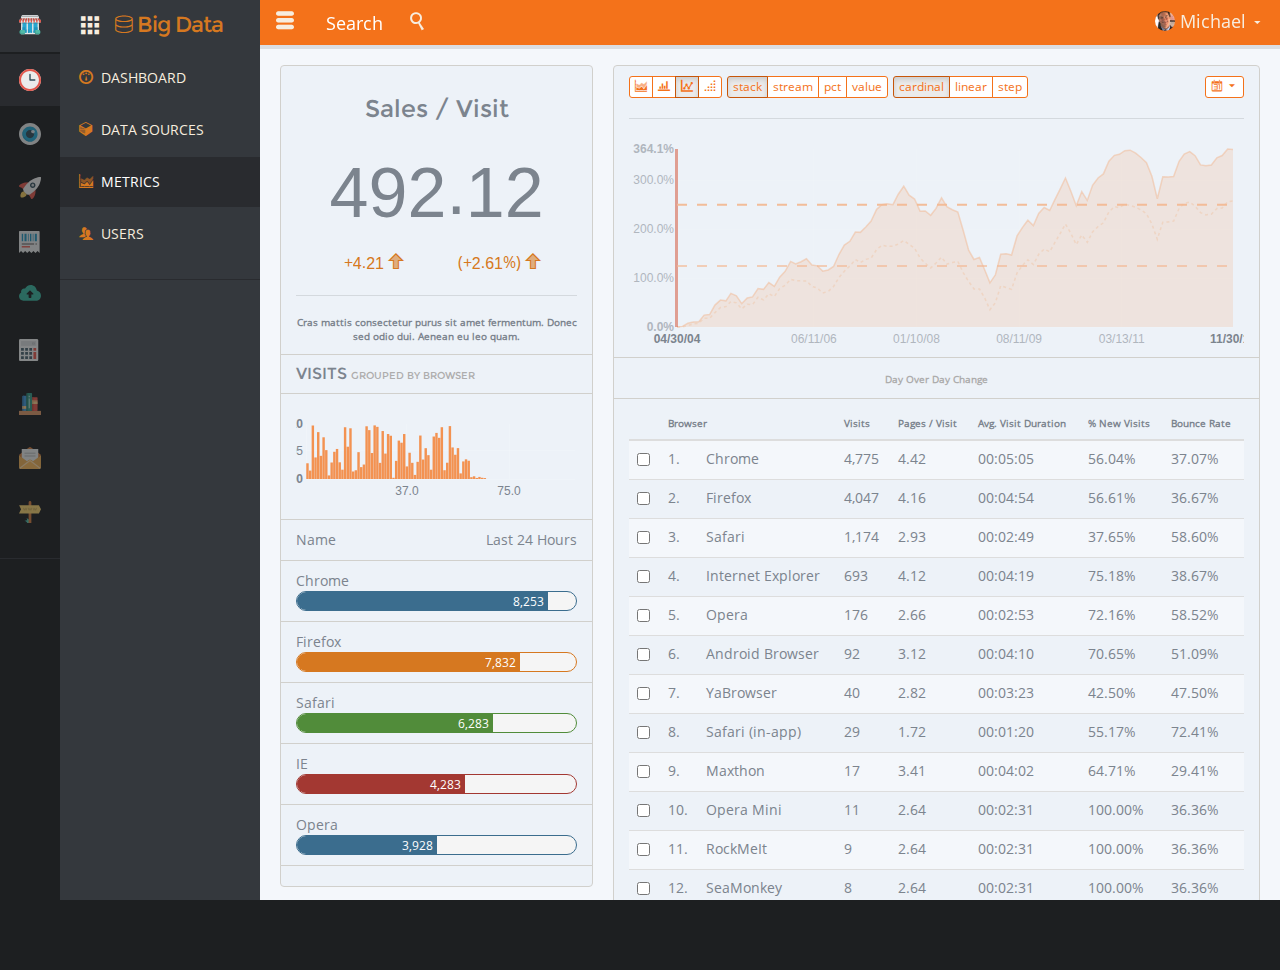
<file: metric.html>
<!DOCTYPE html>
<html lang="en">
<head>
	<meta charset="utf-8">
	<meta name="viewport" content="width=device-width, initial-scale=1.0">
	<meta name="description" content="">
	<meta name="author" content="">
	<title>Big Data by Kyle Ledbetter</title>
	<link href="assets/css/application.css" rel="stylesheet">
	<!-- nvd3 -->
	<style>
		.chart svg {
		min-width: 100px;
		min-height: 100px;
		}
		svg.sparkline {
		width: 300px;
		height: 70px;
		font-size: 12px;
		margin-top: -6px;
		margin-left: -60px;
		}
		.nv-series-1 {
		stroke-dasharray: 3, 3;
		}
		.nvd3 .nv-axis path {
		stroke: rgba(255, 255, 255, 0.25) !important;
		}
		.nvd3 .nv-axis .nv-axisMaxMin text {
		fill: #7c848e !important;
		}
		svg text {
		fill: #7c848e !important;
		}
		.nv-indexLine {
			fill: #d1492c !important;
		}
		.nvd3 .nv-axis line {
			stroke: rgba(255, 255, 255, 0.15) !important;
		}
		#chart1 .nvtooltip {
			background: #222 !important;
		}
	</style>
	<!-- HTML5 shim and Respond.js IE8 support of HTML5 elements and media queries -->
	<!--[if lt IE 9]>
	<script src="assets/js/html5shiv.js"></script>
	<script src="assets/js/respond/respond.min.js"></script>
	<![endif]-->
	<link rel="apple-touch-icon-precomposed" sizes="144x144" href="assets/ico/apple-touch-icon-144-precomposed.png">
	<link rel="apple-touch-icon-precomposed" sizes="114x114" href="assets/ico/apple-touch-icon-114-precomposed.png">
	<link rel="apple-touch-icon-precomposed" sizes="72x72" href="assets/ico/apple-touch-icon-72-precomposed.png">
	<link rel="apple-touch-icon-precomposed" href="assets/ico/apple-touch-icon-57-precomposed.png">
	<link href="assets/ico/favicon.png" rel="shortcut icon" type="image/x-icon" />
	<script src="assets/js/modernizr.custom.js"></script>
</head>
<body class="no-touch">
	<header class="header header-primary header-sidebar header-appbar">
		<a class="sidebar-toggle pull-left btn btn-lg btn-none"><span aria-hidden="true" class="icon-menu-3"></span></a>
		<div class="dropdown pull-right">
			<a data-toggle="dropdown" href="#" class="btn btn-lg btn-none"><img class="img-circle" src="assets/images/avatars/michael_128.jpg" width="20" alt="..."> Michael <span aria-hidden="true" class="icon-arrow-down-2 text-sm"></span></a>
			<ul class="dropdown-menu" role="menu" aria-labelledby="dLabel">
				<li><a href="#">View Profile</a></li>
				<li><a href="#">Edit Account</a></li>
				<li class="divider"></li>
				<li><a href="#">Sign Out</a></li>
			</ul>
		</div>
		<form>
			<input type="search" class="input-search input-lg pull-left" placeholder="Search"><a class="btn btn-lg btn-search pull-left"><span aria-hidden="true" class="icon-search"></span></a>
		</form>
	</header>
	<!-- begin content -->
	<div class="content content-sidebar content-appbar">
		<div class="row">
			<div class="col-sm-4">
				<div class="list-group">
					<div class="list-group-item">
						<div class="text-center">
							<h3>Sales / Visit</h3>
							<h1 style="font-size: 70px" class="odometer">492.12</h1>
							<div class="row" style="font-size: 20px">
								<div class="col-xs-1"></div>
								<div class="col-xs-5">
									<span class="text-md text-warning">
										+<span class="odometer-change">4.21</span> <span aria-hidden="true" class="icon-arrow-up-5"></span>
									</span>
								</div>
								<div class="col-xs-5">
									<span class="text-md text-warning">
										(+<span class="odometer-percent">2.61</span>%) <span aria-hidden="true" class="icon-arrow-up-5"></span>
									</span>
								</div>
								<div class="col-xs-1"></div>
							</div>
							<hr />
							<div class="text-sm">Cras mattis consectetur purus sit amet fermentum. Donec sed odio dui. Aenean eu leo quam.</div>
						</div>
					</div>
					<div class="list-group-item">
						<h3 class="panel-title">
							Visits <small>grouped by browser</small>
						</h3>
					</div>
					<div class="list-group-item list-group-item-tall">
							<div class="chart-metrics"><svg style="height: 85px;"></svg></div>
					</div>
					<div class="list-group-item">
						<span class="pull-right">
							Last 24 Hours
						</span>
						Name
					</div>
					<div class="list-group-item">
						<div class="text-medium">Chrome</div>
						<div class="progress progress-info">
							<div class="progress-bar progress-bar-info" role="progressbar" aria-valuenow="90" aria-valuemin="0" aria-valuemax="100">
								<span class="pull-right">8,253</span>
							</div>
						</div>
					</div>
					<div class="list-group-item">
						<div class="text-medium">Firefox</div>
						<div class="progress progress-warning">
							<div class="progress-bar progress-bar-warning" role="progressbar" aria-valuenow="80" aria-valuemin="0" aria-valuemax="100">
								<span class="pull-right">7,832</span>
							</div>
						</div>
					</div>
					<div class="list-group-item">
						<div class="text-medium">Safari</div>
						<div class="progress progress-success">
							<div class="progress-bar progress-bar-success" role="progressbar" aria-valuenow="70" aria-valuemin="0" aria-valuemax="100">
								<span class="pull-right">6,283</span>
							</div>
						</div>
					</div>
					<div class="list-group-item">
						<div class="text-medium">IE</div>
						<div class="progress progress-danger">
							<div class="progress-bar progress-bar-danger" role="progressbar" aria-valuenow="60" aria-valuemin="0" aria-valuemax="100">
								<span class="pull-right">4,283</span>
							</div>
						</div>
					</div>
					<div class="list-group-item">
						<div class="text-medium">Opera</div>
						<div class="progress progress-info">
							<div class="progress-bar progress-bar-info" role="progressbar" aria-valuenow="50" aria-valuemin="0" aria-valuemax="100">
								<span class="pull-right">3,928</span>
							</div>
						</div>
					</div>
					<div class="list-group-item">

					</div>
				</div>
			</div>
			<div class="col-sm-8">
				<div class="list-group">
					<div class="list-group-item">
						<form id="side_panel">
							<div class="btn-toolbar">
								<div class="dropdown pull-right">
									<a href="#" class="btn btn-warning btn-xs"><span aria-hidden="true" class="icon-calendar"></span> <span aria-hidden="true" class="icon-arrow-down-2"></span></a>
								</div>
								<div class="btn-group" data-toggle="buttons">
									<label class="btn btn-warning btn-xs" for="area">
										<input type="radio" name="renderer" id="area" value="area"> <span aria-hidden="true" class="icon-chart"></span>
									</label>
									<label class="btn btn-warning btn-xs" for="bar">
										<input type="radio" name="renderer" id="bar" value="bar"> <span aria-hidden="true" class="icon-bars"></span>
									</label>
									<label class="btn btn-warning btn-xs active" for="line">
										<input type="radio" name="renderer" id="line" value="line" checked> <span aria-hidden="true" class="icon-stats"></span>
									</label>
									<label class="btn btn-warning btn-xs" for="scatter">
										<input type="radio" name="renderer" id="scatter" value="scatterplot"> <span aria-hidden="true" class="icon-resize-2"></span>
									</label>
								</div>
								<div class="btn-group" data-toggle="buttons">
									<label class="btn btn-warning btn-xs active" for="stack">
										<input type="radio" name="offset" id="stack" value="zero" checked> stack
									</label>
									<label class="btn btn-warning btn-xs" for="stream">
										<input type="radio" name="offset" id="stream" value="wiggle"> stream
									</label>
									<label class="btn btn-warning btn-xs" for="pct">
										<input type="radio" name="offset" id="pct" value="expand"> pct
									</label>
									<label class="btn btn-warning btn-xs" for="value">
										<input type="radio" name="offset" id="value" value="value"> value
									</label>
								</div>
								<div class="btn-group" data-toggle="buttons">
									<label class="btn btn-warning btn-xs active" for="cardinal">
										<input type="radio" name="interpolation" id="cardinal" value="zero" checked> cardinal
									</label>
									<label class="btn btn-warning btn-xs" for="linear">
										<input type="radio" name="interpolation" id="linear" value="linear"> linear
									</label>
									<label class="btn btn-warning btn-xs" for="step">
										<input type="radio" name="interpolation" id="step" value="step-after"> step
									</label>
								</div>
							</div>
						</form>
					<hr />
						<div id="chart1" class="chart with-transitions" style="height: 208px">
						  <svg></svg>
						</div>
					</div>
					<div class="list-group-item text-center">
						<span class="text-muted text-sm">Day Over Day Change</span>
					</div>
					<div class="list-group-item">
						<table class="table table-striped push-bottom-none" id="ID-rowTable"><thead class="text-sm"><tr class="em"><th class="xp " rowspan="1"><div class="km ID-checkControl ACTION-selectCheckControl TARGET-"><div></div></div></th><th class="og Odb ACTION-sort TARGET-analytics.browser ID-dimension-column-0 " rowspan="1" colspan="2"><div class="tub">Browser</div></th><th class="rk ACTION-sort TARGET-analytics.visits ID-metric-column-0 COLUMN-analytics.visits  Kc Fy">Visits<span class="Vq ID-metric-tooltip-0"><span class="ID-metric-tooltipcontent-0 B-nb-Kb"></span></span></th><th class="rk ACTION-sort TARGET-analytics.avgPageviews ID-metric-column-1 COLUMN-analytics.avgPageviews ">Pages / Visit<span class="Vq ID-metric-tooltip-1"><span class="ID-metric-tooltipcontent-1 B-nb-Kb"></span></span></th><th class="rk ACTION-sort TARGET-analytics.avgSessionTime ID-metric-column-2 COLUMN-analytics.avgSessionTime ">Avg. Visit Duration<span class="Vq ID-metric-tooltip-2"><span class="ID-metric-tooltipcontent-2 B-nb-Kb"></span></span></th><th class="rk ACTION-sort TARGET-analytics.percentNewVisits ID-metric-column-3 COLUMN-analytics.percentNewVisits ">% New Visits<span class="Vq ID-metric-tooltip-3"><span class="ID-metric-tooltipcontent-3 B-nb-Kb"></span></span></th><th class="rk ACTION-sort TARGET-analytics.bounceRate ID-metric-column-4 COLUMN-analytics.bounceRate ">Bounce Rate<span class="Vq ID-metric-tooltip-4"><span class="ID-metric-tooltipcontent-4 B-nb-Kb"></span></span></th></tr>
					</thead><tbody><tr class="ID-row-0-0-0 pj ACTION-mouse TARGET-row-0-0-0"><td class="Tj"><input class="QR ID-checkbox ACTION-select TARGET-0" type="checkbox"></td><td class="xg"><span>1.</span></td><td class="ID-dimension-data-0 ki"><span class="GM  g ACTION-drilldown TARGET-0-0 ">Chrome</span></td><td class="ID-metric-data-0 COLUMN-analytics.visits Kc">4,775</td><td class="ID-metric-data-1 COLUMN-analytics.avgPageviews">4.42</td><td class="ID-metric-data-2 COLUMN-analytics.avgSessionTime">00:05:05</td><td class="ID-metric-data-3 COLUMN-analytics.percentNewVisits">56.04%</td><td class="ID-metric-data-4 COLUMN-analytics.bounceRate">37.07%</td></tr><tr class="ID-row-1-0-0 Ej ACTION-mouse TARGET-row-1-0-0"><td class="Tj"><input class="QR ID-checkbox ACTION-select TARGET-1" type="checkbox"></td><td class="xg"><span>2.</span></td><td class="ID-dimension-data-0 ki"><span class="GM  g ACTION-drilldown TARGET-0-1 ">Firefox</span></td><td class="ID-metric-data-0 COLUMN-analytics.visits Kc">4,047</td><td class="ID-metric-data-1 COLUMN-analytics.avgPageviews">4.16</td><td class="ID-metric-data-2 COLUMN-analytics.avgSessionTime">00:04:54</td><td class="ID-metric-data-3 COLUMN-analytics.percentNewVisits">56.61%</td><td class="ID-metric-data-4 COLUMN-analytics.bounceRate">36.67%</td></tr><tr class="ID-row-2-0-0 pj ACTION-mouse TARGET-row-2-0-0"><td class="Tj"><input class="QR ID-checkbox ACTION-select TARGET-2" type="checkbox"></td><td class="xg"><span>3.</span></td><td class="ID-dimension-data-0 ki"><span class="GM  g ACTION-drilldown TARGET-0-2 ">Safari</span></td><td class="ID-metric-data-0 COLUMN-analytics.visits Kc">1,174</td><td class="ID-metric-data-1 COLUMN-analytics.avgPageviews">2.93</td><td class="ID-metric-data-2 COLUMN-analytics.avgSessionTime">00:02:49</td><td class="ID-metric-data-3 COLUMN-analytics.percentNewVisits">37.65%</td><td class="ID-metric-data-4 COLUMN-analytics.bounceRate">58.60%</td></tr><tr class="ID-row-3-0-0 Ej ACTION-mouse TARGET-row-3-0-0"><td class="Tj"><input class="QR ID-checkbox ACTION-select TARGET-3" type="checkbox"></td><td class="xg"><span>4.</span></td><td class="ID-dimension-data-0 ki"><span class="GM  g ACTION-drilldown TARGET-0-3 ">Internet Explorer</span></td><td class="ID-metric-data-0 COLUMN-analytics.visits Kc">693</td><td class="ID-metric-data-1 COLUMN-analytics.avgPageviews">4.12</td><td class="ID-metric-data-2 COLUMN-analytics.avgSessionTime">00:04:19</td><td class="ID-metric-data-3 COLUMN-analytics.percentNewVisits">75.18%</td><td class="ID-metric-data-4 COLUMN-analytics.bounceRate">38.67%</td></tr><tr class="ID-row-4-0-0 pj ACTION-mouse TARGET-row-4-0-0"><td class="Tj"><input class="QR ID-checkbox ACTION-select TARGET-4" type="checkbox"></td><td class="xg"><span>5.</span></td><td class="ID-dimension-data-0 ki"><span class="GM  g ACTION-drilldown TARGET-0-4 ">Opera</span></td><td class="ID-metric-data-0 COLUMN-analytics.visits Kc">176</td><td class="ID-metric-data-1 COLUMN-analytics.avgPageviews">2.66</td><td class="ID-metric-data-2 COLUMN-analytics.avgSessionTime">00:02:53</td><td class="ID-metric-data-3 COLUMN-analytics.percentNewVisits">72.16%</td><td class="ID-metric-data-4 COLUMN-analytics.bounceRate">58.52%</td></tr><tr class="ID-row-5-0-0 Ej ACTION-mouse TARGET-row-5-0-0"><td class="Tj"><input class="QR ID-checkbox ACTION-select TARGET-5" type="checkbox"></td><td class="xg"><span>6.</span></td><td class="ID-dimension-data-0 ki"><span class="GM  g ACTION-drilldown TARGET-0-5 ">Android Browser</span></td><td class="ID-metric-data-0 COLUMN-analytics.visits Kc">92</td><td class="ID-metric-data-1 COLUMN-analytics.avgPageviews">3.12</td><td class="ID-metric-data-2 COLUMN-analytics.avgSessionTime">00:04:10</td><td class="ID-metric-data-3 COLUMN-analytics.percentNewVisits">70.65%</td><td class="ID-metric-data-4 COLUMN-analytics.bounceRate">51.09%</td></tr><tr class="ID-row-6-0-0 pj ACTION-mouse TARGET-row-6-0-0"><td class="Tj"><input class="QR ID-checkbox ACTION-select TARGET-6" type="checkbox"></td><td class="xg"><span>7.</span></td><td class="ID-dimension-data-0 ki"><span class="GM  g ACTION-drilldown TARGET-0-6 ">YaBrowser</span></td><td class="ID-metric-data-0 COLUMN-analytics.visits Kc">40</td><td class="ID-metric-data-1 COLUMN-analytics.avgPageviews">2.82</td><td class="ID-metric-data-2 COLUMN-analytics.avgSessionTime">00:03:23</td><td class="ID-metric-data-3 COLUMN-analytics.percentNewVisits">42.50%</td><td class="ID-metric-data-4 COLUMN-analytics.bounceRate">47.50%</td></tr><tr class="ID-row-7-0-0 Ej ACTION-mouse TARGET-row-7-0-0"><td class="Tj"><input class="QR ID-checkbox ACTION-select TARGET-7" type="checkbox"></td><td class="xg"><span>8.</span></td><td class="ID-dimension-data-0 ki"><span class="GM  g ACTION-drilldown TARGET-0-7 ">Safari (in-app)</span></td><td class="ID-metric-data-0 COLUMN-analytics.visits Kc">29</td><td class="ID-metric-data-1 COLUMN-analytics.avgPageviews">1.72</td><td class="ID-metric-data-2 COLUMN-analytics.avgSessionTime">00:01:20</td><td class="ID-metric-data-3 COLUMN-analytics.percentNewVisits">55.17%</td><td class="ID-metric-data-4 COLUMN-analytics.bounceRate">72.41%</td></tr><tr class="ID-row-8-0-0 pj ACTION-mouse TARGET-row-8-0-0"><td class="Tj"><input class="QR ID-checkbox ACTION-select TARGET-8" type="checkbox"></td><td class="xg"><span>9.</span></td><td class="ID-dimension-data-0 ki"><span class="GM  g ACTION-drilldown TARGET-0-8 ">Maxthon</span></td><td class="ID-metric-data-0 COLUMN-analytics.visits Kc">17</td><td class="ID-metric-data-1 COLUMN-analytics.avgPageviews">3.41</td><td class="ID-metric-data-2 COLUMN-analytics.avgSessionTime">00:04:02</td><td class="ID-metric-data-3 COLUMN-analytics.percentNewVisits">64.71%</td><td class="ID-metric-data-4 COLUMN-analytics.bounceRate">29.41%</td></tr><tr class="ID-row-9-0-0 Ej ACTION-mouse TARGET-row-9-0-0"><td class="Tj"><input class="QR ID-checkbox ACTION-select TARGET-9" type="checkbox"></td><td class="xg"><span>10.</span></td><td class="ID-dimension-data-0 ki"><span class="GM  g ACTION-drilldown TARGET-0-9 ">Opera Mini</span></td><td class="ID-metric-data-0 COLUMN-analytics.visits Kc">11</td><td class="ID-metric-data-1 COLUMN-analytics.avgPageviews">2.64</td><td class="ID-metric-data-2 COLUMN-analytics.avgSessionTime">00:02:31</td><td class="ID-metric-data-3 COLUMN-analytics.percentNewVisits">100.00%</td><td class="ID-metric-data-4 COLUMN-analytics.bounceRate">36.36%</td></tr>
					<tr class="ID-row-9-0-0 Ej ACTION-mouse TARGET-row-9-0-0"><td class="Tj"><input class="QR ID-checkbox ACTION-select TARGET-9" type="checkbox"></td><td class="xg"><span>11.</span></td><td class="ID-dimension-data-0 ki"><span class="GM  g ACTION-drilldown TARGET-0-9 ">RockMeIt</span></td><td class="ID-metric-data-0 COLUMN-analytics.visits Kc">9</td><td class="ID-metric-data-1 COLUMN-analytics.avgPageviews">2.64</td><td class="ID-metric-data-2 COLUMN-analytics.avgSessionTime">00:02:31</td><td class="ID-metric-data-3 COLUMN-analytics.percentNewVisits">100.00%</td><td class="ID-metric-data-4 COLUMN-analytics.bounceRate">36.36%</td></tr><tr class="ID-row-9-0-0 Ej ACTION-mouse TARGET-row-9-0-0"><td class="Tj"><input class="QR ID-checkbox ACTION-select TARGET-9" type="checkbox"></td><td class="xg"><span>12.</span></td><td class="ID-dimension-data-0 ki"><span class="GM  g ACTION-drilldown TARGET-0-9 ">SeaMonkey</span></td><td class="ID-metric-data-0 COLUMN-analytics.visits Kc">8</td><td class="ID-metric-data-1 COLUMN-analytics.avgPageviews">2.64</td><td class="ID-metric-data-2 COLUMN-analytics.avgSessionTime">00:02:31</td><td class="ID-metric-data-3 COLUMN-analytics.percentNewVisits">100.00%</td><td class="ID-metric-data-4 COLUMN-analytics.bounceRate">36.36%</td></tr></tbody></table>
					</div>
					<div class="list-group-item">

					</div>
				</div>
			</div>
		</div>
		<hr />
		<footer class="text-center text-sm text-muted">
			<p>&copy; 2014 Kyle Ledbetter, Inc.</p>
		</footer>
	</div>
	<!-- end content -->

	<!-- begin appbar -->
	<div class="appbar">
		<ul class="nav nav-stacked text-center">
			<li class="">
				<a href="index.html" data-toggle="tooltip" data-placement="bottom" title="App Store">
					<svg viewBox="0 0 32 32">
					<g filter="">
					<use xlink:href="#store"></use>
					</g>
					</svg>
				</a>
			</li>
			<li class="active">
				<a href="realtime.html" data-toggle="tooltip" data-placement="bottom" title="Realtime">
					<svg viewBox="0 0 32 32">
					<g filter="">
					<use xlink:href="#clock"></use>
					</g>
					</svg>
				</a>
			</li>
			<li class="">
				<a href="#" data-toggle="tooltip" data-placement="bottom" title="Insights">
					<svg viewBox="0 0 32 32">
					<g filter="">
					<use xlink:href="#eye"></use>
					</g>
					</svg>
				</a>
			</li>
			<li class="">
				<a href="#" data-toggle="tooltip" data-placement="bottom" title="App Launcher">
					<svg viewBox="0 0 32 32">
					<g filter="">
					<use xlink:href="#rocket"></use>
					</g>
					</svg>
				</a>
			</li>
			<li class="">
				<a href="#" data-toggle="tooltip" data-placement="bottom" title="Revenue">
					<svg viewBox="0 0 32 32">
					<g filter="">
					<use xlink:href="#bill"></use>
					</g>
					</svg>
				</a>
			</li>
			<li class="">
				<a href="#" data-toggle="tooltip" data-placement="bottom" title="File Repo">
					<svg viewBox="0 0 32 32">
					<g filter="">
					<use xlink:href="#cloud-up"></use>
					</g>
					</svg>
				</a>
			</li>
			<li class="">
				<a href="#" data-toggle="tooltip" data-placement="bottom" title="Cron Calculator">
					<svg viewBox="0 0 32 32">
					<g filter="">
					<use xlink:href="#calc"></use>
					</g>
					</svg>
				</a>
			</li>
			<li class="">
				<a href="#" data-toggle="tooltip" data-placement="bottom" title="Docs">
					<svg viewBox="0 0 32 32">
					<g filter="">
					<use xlink:href="#bookshelf"></use>
					</g>
					</svg>
				</a>
			</li>
			<li class="">
				<a href="#" data-toggle="tooltip" data-placement="bottom" title="Notification Center">
					<svg viewBox="0 0 32 32">
					<g filter="">
					<use xlink:href="#open-letter"></use>
					</g>
					</svg>
				</a>
			</li>
			<li class="">
				<a href="#" data-toggle="tooltip" data-placement="bottom" title="Web Manager">
					<svg viewBox="0 0 32 32">
					<g filter="">
					<use xlink:href="#www"></use>
					</g>
					</svg>
				</a>
			</li>
		</ul>
		<hr />
	</div>
	<!-- end appbar -->

	<!-- begin sidebar -->
	<div class="sidebar sidebar-appbar">
		<div class="sidebar-heading">
			<a class="appbar-toggle pull-left btn btn-lg btn-none"><span aria-hidden="true" class="icon-grid-3"></span></a>
			<a class="sidebar-brand" href="#">
				<span class="icon-database text-md"></span> 
				Big Data
			</a>
		</div>
		<ul class="nav nav-stacked">
			<li class=""><a href="realtime.html"><span aria-hidden="true" class="icon-dashboard text-warning"></span> Dashboard</a></li>
			<li class=""><a href="sources.html"><span aria-hidden="true" class="icon-cube4 text-warning"></span> Data Sources</a></li>
			<li class="active"><a href="metrics.html"><span aria-hidden="true" class="icon-chart text-warning"></span> Metrics</a></li>
			<li class=""><a href="users.html"><span aria-hidden="true" class="icon-users text-warning"></span> Users</a></li>
		</ul>
		<hr />
	</div>
	<!-- end sidebar -->

	<!-- begin aside -->
	<div class="aside">
		<div class="aside-heading">
			<a class="aside-toggle pull-left btn btn-none btn-lg"><span aria-hidden="true" class="icon-cancel-circle"></span></a>
			<form class="aside-form" role="search">
				<input type="text" class="form-control input-small" placeholder="Search">
			</form>
		</div>

		<ul class="nav nav-stacked">
			<li class="nav-heading">Tags</li>
		</ul>
		<ul class="tags">
			<li><a href="#" class="tag">task</a></li>
			<li><a href="#" class="tag">file</a></li>
			<li><a href="#" class="tag">event</a></li>
			<li><a href="#" class="tag">reminder</a></li>
			<li><a href="#" class="tag">html</a></li>
			<li><a href="#" class="tag">css</a></li>
			<li><a href="#" class="tag">javascript</a></li>
			<li><a href="#" class="tag">angular</a></li>
			<li><a href="#" class="tag">jade</a></li>
			<li><a href="#" class="tag">node</a></li>
			<li><a href="#" class="tag">express</a></li>
			<li><a href="#" class="tag">ruby</a></li>
			<li><a href="#" class="tag">rails</a></li>
			<li><a href="#" class="tag">product</a></li>
			<li><a href="#" class="tag">ux</a></li>
		</ul>
		<hr />
		<ul class="nav nav-stacked">
			<li class="nav-heading">Search Results</li>
			<li>
				<a href="metric.html">
					<div class="media">
						<span aria-hidden="true" class="icon-chart pull-left"></span>
						<div class="media-body">
							<div class="media-heading">Metric Name</div>
							<div class="media-text text-md">
								Cras sit amet nibh libero, in gravida nulla. Nulla vel metus scelerisque ante sollicitudin commodo. Cras purus odio, vestibulum in vulputate at, tempus viverra turpis.
							</div>
						</div>
					</div>
				</a>
			</li>
			<li>
				<a href="source.html">
					<div class="media">
						<span aria-hidden="true" class="icon-cube4 pull-left"></span>
						<div class="media-body">
							<div class="media-heading">Source Name</div>
							<div class="media-text text-md">
								Cras sit amet nibh libero, in gravida nulla. Nulla vel metus scelerisque ante sollicitudin commodo. Cras purus odio, vestibulum in vulputate at, tempus viverra turpis.
							</div>
						</div>
					</div>
				</a>
			</li>
			<li>
				<a href="metric.html">
					<div class="media">
						<span aria-hidden="true" class="icon-chart pull-left"></span>
						<div class="media-body">
							<div class="media-heading">Metric Name</div>
							<div class="media-text text-md">
								Cras sit amet nibh libero, in gravida nulla. Nulla vel metus scelerisque ante sollicitudin commodo. Cras purus odio, vestibulum in vulputate at, tempus viverra turpis.
							</div>
						</div>
					</div>
				</a>
			</li>
			<li>
				<a href="source.html">
					<div class="media">
						<span aria-hidden="true" class="icon-cube4 pull-left"></span>
						<div class="media-body">
							<div class="media-heading">Source Name</div>
							<div class="media-text text-md">
								Cras sit amet nibh libero, in gravida nulla. Nulla vel metus scelerisque ante sollicitudin commodo. Cras purus odio, vestibulum in vulputate at, tempus viverra turpis.
							</div>
						</div>
					</div>
				</a>
			</li>
		</ul>
	</div>
	<!-- end aside -->
	<!-- begin modal -->
	<div class="modal fade modal-chat-1">
		<div class="modal-dialog">
			<div class="modal-content">
				<div class="modal-header">
					<div class="media">
						<a class="pull-left" href="#">
							<img class="media-object img-circle" src="assets/images/avatars/tobias_128.jpg" alt="..." width="28">
						</a>
						<div class="media-body">
							<button type="button" class="close" data-dismiss="modal" aria-hidden="true">&times;</button>
							<h4>Tobias Funke</h4>
						</div>
					</div>
				</div>
				<div class="modal-body">
					<h5 class="text-large">Well, Michael, you really are quite the Cupid, aren’t you? I tell you, you can sink your arrow into my buttocks any time.</h5>
					<div class="text-muted">12:48 PM - 9/09/2013</div>
				</div>
			</div>
		</div>
	</div>
	<!-- end modal -->
	<script src="assets/js/jquery.js"></script>
	<script src="assets/js/bootstrap.min.js"></script>
	<script src="assets/js/application.js"></script>

	<script>
      var url ='assets/svg/icons.svg';
      var c=new XMLHttpRequest(); c.open('GET', url, false); c.setRequestHeader('Content-Type', 'text/xml'); c.send();
      document.body.insertBefore(c.responseXML.firstChild, document.body.firstChild)
    </script>

    

	<script src="assets/js/d3/d3.min.js"></script>
	<script src="assets/js/nvd3/nv.d3.min.js"></script>
	<script src="assets/js/nvd3/tooltip.js"></script>
	<script src="assets/js/nvd3/utils.js"></script>
	<script src="assets/js/nvd3/interactiveLayer.js"></script>
	<script src="assets/js/nvd3/models/legend.js"></script>
	<script src="assets/js/nvd3/models/axis.js"></script>
	<script src="assets/js/nvd3/models/scatter.js"></script>
	<script src="assets/js/nvd3/models/line.js"></script>
	<script src="assets/js/nvd3/models/multiBar.js"></script>
	<script src="assets/js/nvd3/models/multiBarChart.js"></script>

	<script>

	function defaultChartConfig(containerId, data) {
	  nv.addGraph(function() {

	    var chart = nv.models.sparklinePlus()
	                .color(['#ee7248'])

	    chart
	      .margin({left:70})
	      .x(function(d,i) { return i })
	      .xTickFormat(function(d) {
	        return d3.time.format('%x')(new Date(data[d].x))
	      })

	    d3.select(containerId)
	        .datum(data)
	      .transition().duration(250)
	        .call(chart);


	    return chart;
	  });
	}

	defaultChartConfig("#chart2", volatileChart(130.0, 0.02));


	function sine() {
	  var sin = [];
	  var now =+new Date();

	  for (var i = 0; i < 100; i++) {
	    sin.push({x: now + i * 1000 * 60 * 60 * 24, y: Math.sin(i/10)});
	  }

	  return sin;
	}

	function volatileChart(startPrice, volatility, numPoints) {
	     var rval =  [];
	     var now =+new Date();
	     numPoints = numPoints || 100;
	     for(var i = 1; i < numPoints; i++) {

	        rval.push({x: now + i * 1000 * 60 * 60 * 24, y: startPrice});
	        var rnd = Math.random();
	        var changePct = 2 * volatility * rnd;
	        if ( changePct > volatility) {
	           changePct -= (2*volatility);
	        }
	        startPrice = startPrice + startPrice * changePct;
	     }
	     return rval;
	}

	</script>

	<script>
	// Wrapping in nv.addGraph allows for '0 timeout render', stores rendered charts in nv.graphs, and may do more in the future... it's NOT required

	var myColors = ["rgba(242, 185, 147, 0.95)", "rgba(242, 185, 147, 0.65)"];
	d3.scale.myColors = function() {
	    return d3.scale.ordinal().range(myColors);
	};

	nv.addGraph(function() {
	   var chart = nv.models.cumulativeLineChart()
	              .margin({left: 48, bottom: 20, right: 10, top: 10})
	             .useInteractiveGuideline(true)
	             .x(function(d) { return d[0] })
	             .y(function(d) { return d[1]/100 })
	             .color(d3.scale.myColors().range())
	             .average(function(d) { return d.mean/100; })
	             .transitionDuration(300)
	             .showControls(false)
			.showLegend(false)
	             .clipVoronoi(false);

	   chart.xAxis
	      .tickFormat(function(d) {
	          return d3.time.format('%m/%d/%y')(new Date(d))
	        });

	  chart.yAxis
	      .tickFormat(d3.format(',.1%'));

	  d3.select('#chart1 svg')
	      .datum(cumulativeTestData())
	      .transition().delay(100).duration(1500).call(chart);

	  //TODO: Figure out a good way to do this automatically
	  nv.utils.windowResize(chart.update);

	  chart.dispatch.on('stateChange', function(e) { nv.log('New State:', JSON.stringify(e)); });

	  return chart;
	});

	d3.scale.myColors = function() {
	    return d3.scale.ordinal().range(myColors);
	};

	nv.addGraph(function() {
	   var chart = nv.models.cumulativeLineChart()
	             .useInteractiveGuideline(false)
	             .rightAlignYAxis(true)
	             .margin({right:90})
	             .x(function(d) { return d[0] })
	             .y(function(d) { return d[1]/100 })
	             .color(d3.scale.myColors().range())
	             .average(function(d) { return d.mean/100; })
	             .clipVoronoi(false);

	   chart.xAxis
	      .tickFormat(function(d) {
	          return d3.time.format('%m/%d/%y')(new Date(d))
	        });

	  chart.yAxis
	      .tickFormat(d3.format(',.1%'));

	  d3.select('#chart2 svg')
	      .datum(cumulativeTestData())
	      .call(chart);

	  //TODO: Figure out a good way to do this automatically
	  nv.utils.windowResize(chart.update);

	  chart.dispatch.on('stateChange', function(e) { nv.log('New State:', JSON.stringify(e)); });

	  return chart;
	});


	function flatTestData() {
	  return [
	    {
	      key: "Snakes",
	      values: [0,1,2,3,4,5,6,7,8,9].map(function(d) {
	        var currentDate = new Date();
	        currentDate.setDate(currentDate.getDate() + d);
	        return [currentDate, 0]
	      })
	    }
	  ];
	}


	function cumulativeTestData() {



	  return [

	                {
	                    area: true,
	                    key: "Current",
	                    values: [ [ 1083297600000 , -2.974623048543] , [ 1085976000000 , -1.7740300785979] , [ 1088568000000 , 4.4681318138177] , [ 1091246400000 , 7.0242541001353] , [ 1093924800000 , 7.5709603667586] , [ 1096516800000 , 20.612245065736] , [ 1099195200000 , 21.698065237316] , [ 1101790800000 , 40.501189458018] , [ 1104469200000 , 50.464679413194] , [ 1107147600000 , 48.917421973355] , [ 1109566800000 , 63.750936549160] , [ 1112245200000 , 59.072499126460] , [ 1114833600000 , 43.373158880492] , [ 1117512000000 , 54.490918947556] , [ 1120104000000 , 56.661178852079] , [ 1122782400000 , 73.450103545496] , [ 1125460800000 , 71.714526354907] , [ 1128052800000 , 85.221664349607] , [ 1130734800000 , 77.769261392481] , [ 1133326800000 , 95.966528716500] , [ 1136005200000 , 107.59132116397] , [ 1138683600000 , 127.25740096723] , [ 1141102800000 , 122.13917498830] , [ 1143781200000 , 126.53657279774] , [ 1146369600000 , 132.39300992970] , [ 1149048000000 , 120.11238242904] , [ 1151640000000 , 118.41408917750] , [ 1154318400000 , 107.92918924621] , [ 1156996800000 , 110.28057249569] , [ 1159588800000 , 117.20485334692] , [ 1162270800000 , 141.33556756948] , [ 1164862800000 , 159.59452727893] , [ 1167541200000 , 167.09801853304] , [ 1170219600000 , 185.46849659215] , [ 1172638800000 , 184.82474099990] , [ 1175313600000 , 195.63155213887] , [ 1177905600000 , 207.40597044171] , [ 1180584000000 , 230.55966698196] , [ 1183176000000 , 239.55649035292] , [ 1185854400000 , 241.35915085208] , [ 1188532800000 , 239.89428956243] , [ 1191124800000 , 260.47781917715] , [ 1193803200000 , 276.39457482225] , [ 1196398800000 , 258.66530682672] , [ 1199077200000 , 250.98846121893] , [ 1201755600000 , 226.89902618127] , [ 1204261200000 , 227.29009273807] , [ 1206936000000 , 218.66476654350] , [ 1209528000000 , 232.46605902918] , [ 1212206400000 , 253.25667081117] , [ 1214798400000 , 235.82505363925] , [ 1217476800000 , 229.70112774254] , [ 1220155200000 , 225.18472705952] , [ 1222747200000 , 189.13661746552] , [ 1225425600000 , 149.46533007301] , [ 1228021200000 , 131.00340772114] , [ 1230699600000 , 135.18341728866] , [ 1233378000000 , 109.15296887173] , [ 1235797200000 , 84.614772549760] , [ 1238472000000 , 100.60810015326] , [ 1241064000000 , 141.50134895610] , [ 1243742400000 , 142.50405083675] , [ 1246334400000 , 139.81192372672] , [ 1249012800000 , 177.78205544583] , [ 1251691200000 , 194.73691933074] , [ 1254283200000 , 209.00838460225] , [ 1256961600000 , 198.19855877420] , [ 1259557200000 , 222.37102417812] , [ 1262235600000 , 234.24581081250] , [ 1264914000000 , 228.26087689346] , [ 1267333200000 , 248.81895126250] , [ 1270008000000 , 270.57301075186] , [ 1272600000000 , 292.64604322550] , [ 1275278400000 , 265.94088520518] , [ 1277870400000 , 237.82887467569] , [ 1280548800000 , 265.55973314204] , [ 1283227200000 , 248.30877330928] , [ 1285819200000 , 278.14870066912] , [ 1288497600000 , 292.69260960288] , [ 1291093200000 , 300.84263809599] , [ 1293771600000 , 326.17253914628] , [ 1296450000000 , 337.69335966505] , [ 1298869200000 , 339.73260965121] , [ 1301544000000 , 346.87865120765] , [ 1304136000000 , 347.92991526628] , [ 1306814400000 , 342.04627502669] , [ 1309406400000 , 333.45386231233] , [ 1312084800000 , 323.15034181243] , [ 1314763200000 , 295.66126882331] , [ 1317355200000 , 251.48014579253] , [ 1320033600000 , 295.15424257905] , [ 1322629200000 , 294.54766764397] , [ 1325307600000 , 295.72906119051] , [ 1327986000000 , 325.73351347613] , [ 1330491600000 , 340.16106061186] , [ 1333166400000 , 345.15514071490] , [ 1335758400000 , 337.10259395679] , [ 1338436800000 , 318.68216333837] , [ 1341028800000 , 317.03683945246] , [ 1343707200000 , 318.53549659997] , [ 1346385600000 , 332.85381464104] , [ 1348977600000 , 337.36534373477] , [ 1351656000000 , 350.27872156161] , [ 1354251600000 , 349.45128876100]]
	                    ,
	                    mean: 250
	                },
	                {
	                    key: "Previous",
	                    mean: 125,
	                    values: [ [ 1083297600000 , -3.7454058855943] , [ 1085976000000 , -3.6096667436314] , [ 1088568000000 , -0.8440003934950] , [ 1091246400000 , 2.0921565171691] , [ 1093924800000 , 3.5874194844361] , [ 1096516800000 , 13.742776534056] , [ 1099195200000 , 13.212577494462] , [ 1101790800000 , 24.567562260634] , [ 1104469200000 , 34.543699343650] , [ 1107147600000 , 36.438736927704] , [ 1109566800000 , 46.453174659855] , [ 1112245200000 , 43.825369235440] , [ 1114833600000 , 32.036699833653] , [ 1117512000000 , 41.191928040141] , [ 1120104000000 , 40.301151852023] , [ 1122782400000 , 54.922174023466] , [ 1125460800000 , 49.538009616222] , [ 1128052800000 , 61.911998981277] , [ 1130734800000 , 56.139287982733] , [ 1133326800000 , 71.780099623014] , [ 1136005200000 , 78.474613851439] , [ 1138683600000 , 90.069363092366] , [ 1141102800000 , 87.449910167102] , [ 1143781200000 , 87.030640692381] , [ 1146369600000 , 87.053437436941] , [ 1149048000000 , 76.263029236276] , [ 1151640000000 , 72.995735254929] , [ 1154318400000 , 63.349908186291] , [ 1156996800000 , 66.253474132320] , [ 1159588800000 , 75.943546587481] , [ 1162270800000 , 93.889549035453] , [ 1164862800000 , 106.18074433002] , [ 1167541200000 , 116.39729488562] , [ 1170219600000 , 129.09440567885] , [ 1172638800000 , 123.07049577958] , [ 1175313600000 , 129.38531055124] , [ 1177905600000 , 132.05431954171] , [ 1180584000000 , 148.86060871993] , [ 1183176000000 , 157.06946698484] , [ 1185854400000 , 155.12909573880] , [ 1188532800000 , 155.14737474392] , [ 1191124800000 , 159.70646945738] , [ 1193803200000 , 166.44021916278] , [ 1196398800000 , 159.05963386166] , [ 1199077200000 , 151.38121182455] , [ 1201755600000 , 132.02441123108] , [ 1204261200000 , 121.93110210702] , [ 1206936000000 , 112.64545460548] , [ 1209528000000 , 122.17722331147] , [ 1212206400000 , 133.65410878087] , [ 1214798400000 , 120.20304048123] , [ 1217476800000 , 123.06288589052] , [ 1220155200000 , 125.33598074057] , [ 1222747200000 , 103.50539786253] , [ 1225425600000 , 85.917420810943] , [ 1228021200000 , 71.250132356683] , [ 1230699600000 , 71.308439405118] , [ 1233378000000 , 52.287271484242] , [ 1235797200000 , 30.329193047772] , [ 1238472000000 , 44.133440571375] , [ 1241064000000 , 77.654211210456] , [ 1243742400000 , 73.749802969425] , [ 1246334400000 , 70.337666717565] , [ 1249012800000 , 102.69722724876] , [ 1251691200000 , 117.63589109350] , [ 1254283200000 , 128.55351774786] , [ 1256961600000 , 119.21420882198] , [ 1259557200000 , 139.32979337027] , [ 1262235600000 , 149.71606246357] , [ 1264914000000 , 144.42340669795] , [ 1267333200000 , 161.64446359053] , [ 1270008000000 , 180.23071774437] , [ 1272600000000 , 199.09511476051] , [ 1275278400000 , 180.10778306442] , [ 1277870400000 , 158.50237284410] , [ 1280548800000 , 177.57353623850] , [ 1283227200000 , 162.91091118751] , [ 1285819200000 , 183.41053361910] , [ 1288497600000 , 194.03065670573] , [ 1291093200000 , 201.23297214328] , [ 1293771600000 , 222.60154078445] , [ 1296450000000 , 233.35556801977] , [ 1298869200000 , 231.22452435045] , [ 1301544000000 , 237.84432503045] , [ 1304136000000 , 235.55799131184] , [ 1306814400000 , 232.11873570751] , [ 1309406400000 , 226.62381538123] , [ 1312084800000 , 219.34811113539] , [ 1314763200000 , 198.69242285581] , [ 1317355200000 , 168.90235629066] , [ 1320033600000 , 202.64725756733] , [ 1322629200000 , 203.05389378105] , [ 1325307600000 , 204.85986680865] , [ 1327986000000 , 229.77085616585] , [ 1330491600000 , 239.65202435959] , [ 1333166400000 , 242.33012622734] , [ 1335758400000 , 234.11773262149] , [ 1338436800000 , 221.47846307887] , [ 1341028800000 , 216.98308827912] , [ 1343707200000 , 218.37781386755] , [ 1346385600000 , 229.39368622736] , [ 1348977600000 , 230.54656412916] , [ 1351656000000 , 243.06087025523] , [ 1354251600000 , 244.24733578385]]
	                }
	            ];





	  return [

	  ]

	  /*
	  .map(function(line) {
	    line.values = line.values.map(function(d) { return {x: d[0], y: d[1]/100  }});
	    return line;
	  });
	  */


	}


	</script>



	<script>
	// Wrapping in nv.addGraph allows for '0 timeout render', stores rendered charts in nv.graphs, and may do more in the future... it's NOT required
	var chart;

	nv.addGraph(function() {
	  chart = nv.models.lineChart()

	  .options({
	    margin: {left: 10, bottom: 20, right: 2, top: 10},
	    x: function(d,i) { return i},
	    showXAxis: true,
	    showYAxis: true,
	    transitionDuration: 250,
	    showLegend: false
	  })
	  ;


	  // chart sub-models (ie. xAxis, yAxis, etc) when accessed directly, return themselves, not the parent chart, so need to chain separately
	  chart.xAxis
	    .axisLabel("Time (s)")
	    .tickFormat(d3.format(',.1f'));

	  chart.yAxis
	    .axisLabel('Voltage (v)')
	    .tickFormat(d3.format(',.2f'));

	  d3.select('#chart4 svg')
	    .datum(sinAndCos())
	    .call(chart);

	  //TODO: Figure out a good way to do this automatically
	  nv.utils.windowResize(chart.update);
	  //nv.utils.windowResize(function() { d3.select('#chart1 svg').call(chart) });

	  chart.dispatch.on('stateChange', function(e) { nv.log('New State:', JSON.stringify(e)); });

	  return chart;
	});

	function sinAndCos() {
	  var sin = [],
	    cos = [],
	    rand = [],
	    rand2 = []
	    ;

	  for (var i = 0; i < 100; i++) {
	    sin.push({x: i, y: i % 10 == 5 ? null : Math.sin(i/10) }); //the nulls are to show how defined works
	    cos.push({x: i, y: .5 * Math.cos(i/10)});
	    rand.push({x:i, y: Math.random() / 10});
	    rand2.push({x: i, y: Math.cos(i/10) + Math.random() / 10 })
	  }

	  return [
	    {
	      values: rand,
	      key: "Metric Name",
	      color: "#f4721a"
	    }
	  ];
	}

	</script>

	<script>
	// Wrapping in nv.addGraph allows for '0 timeout render', stores rendered charts in nv.graphs, and may do more in the future... it's NOT required
	var chart;

	nv.addGraph(function() {
	  chart = nv.models.multiBarChart()

	  .options({
	    margin: {left: 10, bottom: 20, right: 2, top: 10},
	    x: function(d,i) { return i},
	    showXAxis: true,
	    showYAxis: true,
	    showControls: false,
	    transitionDuration: 250,
	    showLegend: false
	  })
	  ;


	  // chart sub-models (ie. xAxis, yAxis, etc) when accessed directly, return themselves, not the parent chart, so need to chain separately
	  chart.xAxis
	    .axisLabel("Time (s)")
	    .tickFormat(d3.format(',.1f'));

	  chart.yAxis
	    .axisLabel('Voltage (v)')
	    .tickFormat(d3.format(',.2f'));

	  d3.select('.chart-metrics svg')
	    .datum(sinAndCos())
	    .call(chart);

	  d3.select('.chart-metric-2 svg')
	    .datum(sinAndCos())
	    .call(chart);

	   d3.select('.chart-metric-3 svg')
	     .datum(sinAndCos())
	     .call(chart);

	  //TODO: Figure out a good way to do this automatically
	  nv.utils.windowResize(chart.update);
	  //nv.utils.windowResize(function() { d3.select('#chart1 svg').call(chart) });

	  chart.dispatch.on('stateChange', function(e) { nv.log('New State:', JSON.stringify(e)); });

	  function sinAndCos() {
	    var sin = [],
	      cos = [],
	      rand = [],
	      rand2 = []
	      ;

	    for (var i = 0; i < 100; i++) {
	      sin.push({x: i, y: i % 10 == 5 ? null : Math.sin(i/10) }); //the nulls are to show how defined works
	      cos.push({x: i, y: .5 * Math.cos(i/10)});
	      rand.push({x:i, y: Math.random() / 10});
	      rand2.push({x: i, y: Math.cos(i/10) + Math.random() / 10 })
	    }

	    return [
	      {
	        values: rand,
	        key: "Metric Name",
	        color: "#f4721a"
	      }
	    ];
	  }

	  return chart;
	});



	</script>

	<script src="assets/js/odometer/odometer.min.js"></script>
	<link href="assets/js/odometer/odometer-theme-default.css" rel="stylesheet">
	<script>
	$(function(){

    var exampleOdometerValue = 492.12;
    var exampleOdometer = new Odometer({ el: $('.odometer')[0], theme: 'default', value: exampleOdometerValue });
    exampleOdometer.render()

    setInterval(function(){
      exampleOdometer.update(exampleOdometerValue++);
    }, 3000);



    setInterval(function(){
      // Github's limits reset every hour
      i = 0;
    }, 3600*1000);

  });
	</script>
	<script>
	$(function(){

    var exampleOdometerValue = 4.21;
    var exampleOdometer = new Odometer({ el: $('.odometer-change')[0], theme: 'default', value: exampleOdometerValue });
    exampleOdometer.render()

    setInterval(function(){
      exampleOdometer.update(exampleOdometerValue++);
    }, 3000);



    setInterval(function(){
      // Github's limits reset every hour
      i = 0;
    }, 3600*1000);

  });
	</script>
	<script>
	$(function(){

    var exampleOdometerValue = 2.61;
    var exampleOdometer = new Odometer({ el: $('.odometer-percent')[0], theme: 'default', value: exampleOdometerValue });
    exampleOdometer.render()

    setInterval(function(){
      exampleOdometer.update(exampleOdometerValue++);
    }, 3000);



    setInterval(function(){
      // Github's limits reset every hour
      i = 0;
    }, 3600*1000);

  });
	</script>


</body>
</html>
</file>
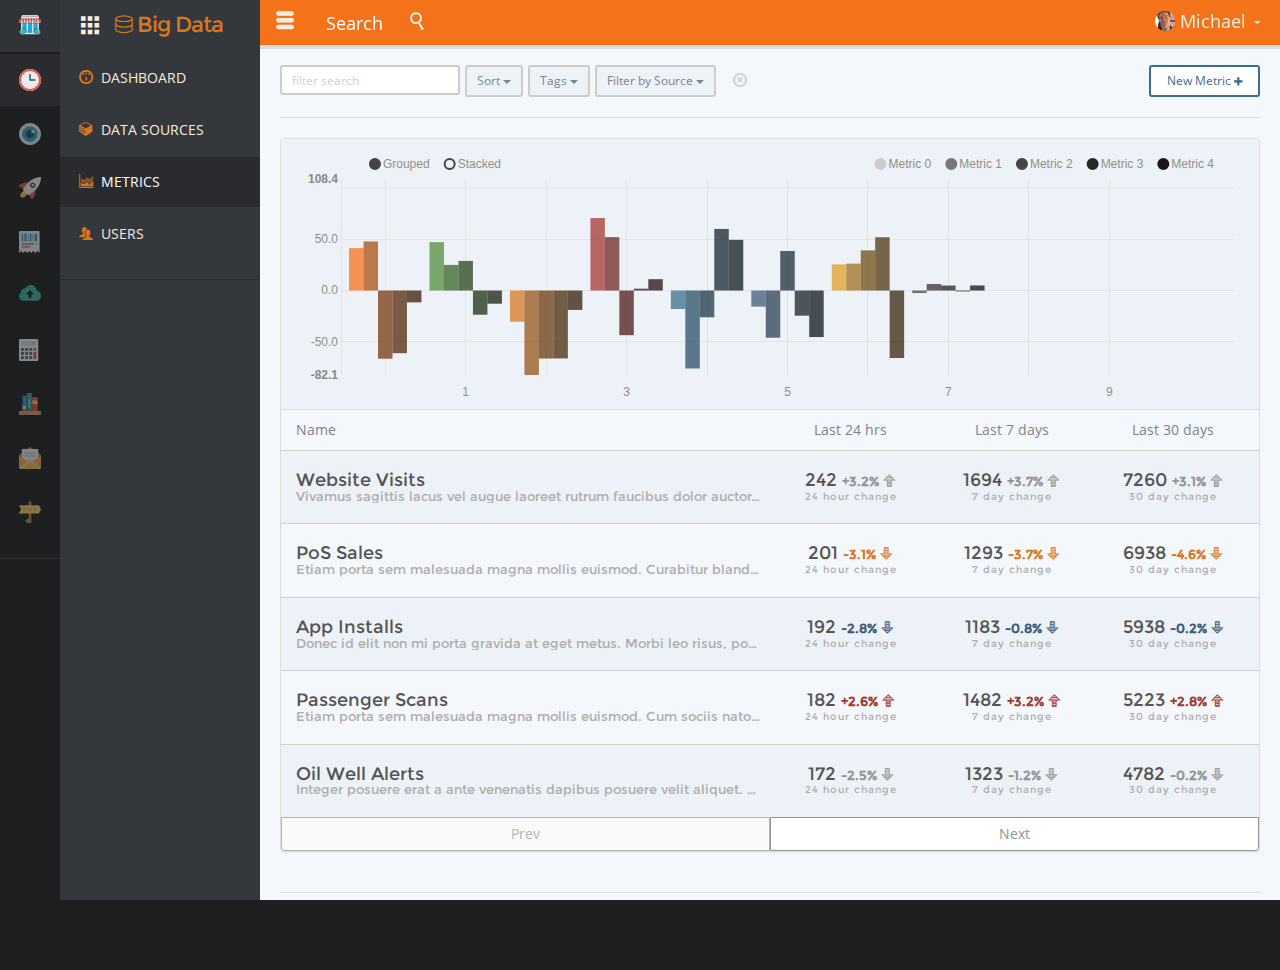
<file: metrics.html>
<!DOCTYPE html>
<html lang="en">
<head>
	<meta charset="utf-8">
	<meta name="viewport" content="width=device-width, initial-scale=1.0">
	<meta name="description" content="">
	<meta name="author" content="">
	<title>Big Data by Kyle Ledbetter</title>
	<link href="assets/css/application.css" rel="stylesheet">
	<!-- nvd3 -->
	<style>
		.chart svg {
		min-width: 100px;
		min-height: 100px;
		}
		svg.sparkline {
		width: 300px;
		height: 70px;
		font-size: 12px;
		margin-top: -6px;
		margin-left: -60px;
		}
		.nv-series-1 {
		stroke-dasharray: 3, 3;
		}
		.nvd3 .nv-axis path {
		stroke: #ddd !important;
		}
		.nvd3 .nv-axis .nv-axisMaxMin text {
		fill: #888 !important;
		}
		svg text {
		fill: #918f88 !important;
		}
		.panel-heading .select2-container {
		margin-right: -8px;
		margin-top: -5px;
		}
		.nv-legendWrap,
		.nv-controlsWrap {
			display: block;
			margin-bottom: 20px;
		}
	</style>
	<!-- HTML5 shim and Respond.js IE8 support of HTML5 elements and media queries -->
	<!--[if lt IE 9]>
	<script src="assets/js/html5shiv.js"></script>
	<script src="assets/js/respond/respond.min.js"></script>
	<![endif]-->
	<link rel="apple-touch-icon-precomposed" sizes="144x144" href="assets/ico/apple-touch-icon-144-precomposed.png">
	<link rel="apple-touch-icon-precomposed" sizes="114x114" href="assets/ico/apple-touch-icon-114-precomposed.png">
	<link rel="apple-touch-icon-precomposed" sizes="72x72" href="assets/ico/apple-touch-icon-72-precomposed.png">
	<link rel="apple-touch-icon-precomposed" href="assets/ico/apple-touch-icon-57-precomposed.png">
	<link href="assets/ico/favicon.png" rel="shortcut icon" type="image/x-icon" />
	<script src="assets/js/modernizr.custom.js"></script>
</head>
<body class="no-touch">
	<header class="header header-primary header-sidebar header-appbar">
		<a class="sidebar-toggle pull-left btn btn-lg btn-none"><span aria-hidden="true" class="icon-menu-3"></span></a>
		<div class="dropdown pull-right">
			<a data-toggle="dropdown" href="#" class="btn btn-lg btn-none"><img class="img-circle" src="assets/images/avatars/michael_128.jpg" width="20" alt="..."> Michael <span aria-hidden="true" class="icon-arrow-down-2 text-sm"></span></a>
			<ul class="dropdown-menu" role="menu" aria-labelledby="dLabel">
				<li><a href="#">View Profile</a></li>
				<li><a href="#">Edit Account</a></li>
				<li class="divider"></li>
				<li><a href="#">Sign Out</a></li>
			</ul>
		</div>
		<form>
			<input type="search" class="input-search input-lg pull-left" placeholder="Search"><a class="btn btn-lg btn-search pull-left"><span aria-hidden="true" class="icon-search"></span></a>
		</form>
	</header>
	<!-- begin content -->
	<div class="content content-sidebar content-appbar">
		<div class="row">
			<!-- begin column -->
			<div class="col-sm-12">
				<div class="clearfix">
					<div class="btn-toolbar pull-right">
						<div class="btn-group">
							<a href="new-metric.html" class="btn btn-info btn-sm btn-wide-sm">
							New Metric <span aria-hidden="true" class="icon-plus text-sm"></span>
							</a>
						</div>
					</div>
					<div class="btn-toolbar pull-left">
						<div class="btn-group">
							<input type="search" class="form-control input-sm" placeholder="filter search" />
						</div>
						<div class="btn-group">
							<button type="button" class="btn btn-default btn-sm dropdown-toggle" data-toggle="dropdown">
								Sort <span class="caret"></span>
							</button>
							<ul class="dropdown-menu" role="menu">
								<li><a href="#">Name</a></li>
								<li><a href="#">Date Added</a></li>
								<li><a href="#">Date Modified</a></li>
								<li class="divider"></li>
								<li><a href="#">Asc</a></li>
								<li><a href="#">Desc</a></li>
							</ul>
						</div>
						<div class="btn-group">
							<button type="button" class="btn btn-default btn-sm dropdown-toggle" data-toggle="dropdown">
								Tags <span class="caret"></span>
							</button>
							<ul class="dropdown-menu" role="menu">
								<li><a href="#">tag name</a></li>
								<li><a href="#">tag name</a></li>
								<li><a href="#">tag name</a></li>
								<li class="divider"></li>
								<li><a href="#">Clear Tags</a></li>
							</ul>
						</div>
						<div class="btn-group">
							<button type="button" class="btn btn-default btn-sm dropdown-toggle" data-toggle="dropdown">
								Filter by Source <span class="caret"></span>
							</button>
							<ul class="dropdown-menu" role="menu">
								<li><a href="#">Source Name</a></li>
								<li><a href="#">Source Name</a></li>
								<li><a href="#">Source Name</a></li>
								<li class="divider"></li>
								<li><a href="#">All Sources</a></li>
							</ul>
						</div>
						<div class="btn-group">
							<a href="#" class="btn btn-none"><span aria-hidden="true" class="icon-cancel-circle"></span></a>
						</div>
					</div>
				</div>
				<hr />
				<div class="panel panel-default">
					<div class="panel-heading">
						<div id="chart1" style="height: 250px; min-height: 150px;">
							<svg></svg>
						</div>
					</div>
					<div class="list-group list-group-striped">
						<div class="list-group-item">
							<div class="row">
								<div class="col-xs-6">
									Name
								</div>
								<div class="col-xs-2 text-center">
									Last 24 hrs
								</div>
								<div class="col-xs-2 text-center">
									Last 7 days
								</div>
								<div class="col-xs-2 text-center">
									Last 30 days
								</div>
							</div>
						</div>
						<a href="metric.html" class="list-group-item list-group-item-tall">
							<div class="row h4">
								<div class="col-xs-6">
									Website Visits <small class="text-sm text-truncate">Vivamus sagittis lacus vel augue laoreet rutrum faucibus dolor auctor. Curabitur blandit tempus porttitor.</small>
								</div>
								<div class="col-xs-2 text-center">
									242
									<span class="text-primary text-sm">
										+3.2% <span aria-hidden="true" class="icon-arrow-up-5"></span>
									</span>
									<div class="text-micro text-muted">24 hour change</div>
								</div>
								<div class="col-xs-2 text-center">
									1694 <span class="text-primary text-sm">
										+3.7% <span aria-hidden="true" class="icon-arrow-up-5"></span>
									</span>
									<div class="text-micro text-muted">7 day change</div>
								</div>
								<div class="col-xs-2 text-center">
									7260 <span class="text-primary text-sm">
										+3.1% <span aria-hidden="true" class="icon-arrow-up-5"></span>
									</span>
									<div class="text-micro text-muted">30 day change</div>
								</div>
							</div>
						</a>
						<a href="metric.html" class="list-group-item list-group-item-tall">
							<div class="row h4">
								<div class="col-xs-6">
									PoS Sales  <small class="text-sm text-truncate">Etiam porta sem malesuada magna mollis euismod. Curabitur blandit tempus porttitor.</small>
								</div>
								<div class="col-xs-2 text-center">
									201 <span class="text-warning text-sm">
										-3.1% <span aria-hidden="true" class="icon-arrow-bottom"></span>
									</span>
									<div class="text-micro text-muted">24 hour change</div>
								</div>
								<div class="col-xs-2 text-center">
									1293 <span class="text-warning text-sm">
										-3.7% <span aria-hidden="true" class="icon-arrow-bottom"></span>
									</span>
									<div class="text-micro text-muted">7 day change</div>
								</div>
								<div class="col-xs-2 text-center">
									6938 <span class="text-warning text-sm">
										-4.6% <span aria-hidden="true" class="icon-arrow-bottom"></span>
									</span>
									<div class="text-micro text-muted">30 day change</div>
								</div>
							</div>
						</a>
						<a href="metric.html" class="list-group-item list-group-item-tall">
							<div class="row h4">
								<div class="col-xs-6">
									App Installs  <small class="text-sm text-truncate">Donec id elit non mi porta gravida at eget metus. Morbi leo risus, porta ac consectetur ac, vestibulum at eros.</small>
								</div>
								<div class="col-xs-2 text-center">
									192 <span class="text-inverse text-sm">
										-2.8% <span aria-hidden="true" class="icon-arrow-bottom"></span>
									</span>
									<div class="text-micro text-muted">24 hour change</div>
								</div>
								<div class="col-xs-2 text-center">
									1183 <span class="text-inverse text-sm">
										-0.8% <span aria-hidden="true" class="icon-arrow-bottom"></span>
									</span>
									<div class="text-micro text-muted">7 day change</div>
								</div>
								<div class="col-xs-2 text-center">
									5938 <span class="text-inverse text-sm">
										-0.2% <span aria-hidden="true" class="icon-arrow-bottom"></span>
									</span>
									<div class="text-micro text-muted">30 day change</div>
								</div>
							</div>
						</a>
						<a href="metric.html" class="list-group-item list-group-item-tall">
							<div class="row h4">
								<div class="col-xs-6">
									Passenger Scans  <small class="text-sm text-truncate">Etiam porta sem malesuada magna mollis euismod. Cum sociis natoque penatibus et magnis dis parturient montes, nascetur ridiculus mus.</small>
								</div>
								<div class="col-xs-2 text-center">
									182 <span class="text-danger text-sm">
										+2.6% <span aria-hidden="true" class="icon-arrow-up-5"></span>
									</span>
									<div class="text-micro text-muted">24 hour change</div>
								</div>
								<div class="col-xs-2 text-center">
									1482 <span class="text-danger text-sm">
										+3.2% <span aria-hidden="true" class="icon-arrow-up-5"></span>
									</span>
									<div class="text-micro text-muted">7 day change</div>
								</div>
								<div class="col-xs-2 text-center">
									5223 <span class="text-danger text-sm">
										+2.8% <span aria-hidden="true" class="icon-arrow-up-5"></span>
									</span>
									<div class="text-micro text-muted">30 day change</div>
								</div>
							</div>
						</a>
						<a href="metric.html" class="list-group-item list-group-item-tall">
							<div class="row h4">
								<div class="col-xs-6">
									Oil Well Alerts  <small class="text-sm text-truncate">Integer posuere erat a ante venenatis dapibus posuere velit aliquet. Aenean lacinia bibendum nulla sed consectetur.</small>
								</div>
								<div class="col-xs-2 text-center">
									172 <span class="text-primary text-sm">
										-2.5% <span aria-hidden="true" class="icon-arrow-bottom"></span>
									</span>
									<div class="text-micro text-muted">24 hour change</div>
								</div>
								<div class="col-xs-2 text-center">
									1323 <span class="text-primary text-sm">
										-1.2% <span aria-hidden="true" class="icon-arrow-bottom"></span>
									</span>
									<div class="text-micro text-muted">7 day change</div>
								</div>
								<div class="col-xs-2 text-center">
									4782 <span class="text-primary text-sm">
										-0.2% <span aria-hidden="true" class="icon-arrow-bottom"></span>
									</span>
									<div class="text-micro text-muted">30 day change</div>
								</div>
							</div>
						</a>
					</div>
					<div class="btn-group btn-group-justified">
						<a href="#" class="btn btn-primary" disabled="disabled">Prev</a>
						<a href="#" class="btn btn-primary">Next</a>
					</div>
					
				</div>
			</div>
			<!-- end column -->
		</div>
		<hr />
		<footer class="text-center text-sm text-muted">
			<p>&copy; 2014 Kyle Ledbetter, Inc.</p>
		</footer>
	</div>
	<!-- end content -->

	<!-- begin appbar -->
	<div class="appbar">
		<ul class="nav nav-stacked text-center">
			<li class="">
				<a href="index.html" data-toggle="tooltip" data-placement="bottom" title="App Store">
					<svg viewBox="0 0 32 32">
					<g filter="">
					<use xlink:href="#store"></use>
					</g>
					</svg>
				</a>
			</li>
			<li class="active">
				<a href="realtime.html" data-toggle="tooltip" data-placement="bottom" title="Realtime">
					<svg viewBox="0 0 32 32">
					<g filter="">
					<use xlink:href="#clock"></use>
					</g>
					</svg>
				</a>
			</li>
			<li class="">
				<a href="#" data-toggle="tooltip" data-placement="bottom" title="Insights">
					<svg viewBox="0 0 32 32">
					<g filter="">
					<use xlink:href="#eye"></use>
					</g>
					</svg>
				</a>
			</li>
			<li class="">
				<a href="#" data-toggle="tooltip" data-placement="bottom" title="App Launcher">
					<svg viewBox="0 0 32 32">
					<g filter="">
					<use xlink:href="#rocket"></use>
					</g>
					</svg>
				</a>
			</li>
			<li class="">
				<a href="#" data-toggle="tooltip" data-placement="bottom" title="Revenue">
					<svg viewBox="0 0 32 32">
					<g filter="">
					<use xlink:href="#bill"></use>
					</g>
					</svg>
				</a>
			</li>
			<li class="">
				<a href="#" data-toggle="tooltip" data-placement="bottom" title="File Repo">
					<svg viewBox="0 0 32 32">
					<g filter="">
					<use xlink:href="#cloud-up"></use>
					</g>
					</svg>
				</a>
			</li>
			<li class="">
				<a href="#" data-toggle="tooltip" data-placement="bottom" title="Cron Calculator">
					<svg viewBox="0 0 32 32">
					<g filter="">
					<use xlink:href="#calc"></use>
					</g>
					</svg>
				</a>
			</li>
			<li class="">
				<a href="#" data-toggle="tooltip" data-placement="bottom" title="Docs">
					<svg viewBox="0 0 32 32">
					<g filter="">
					<use xlink:href="#bookshelf"></use>
					</g>
					</svg>
				</a>
			</li>
			<li class="">
				<a href="#" data-toggle="tooltip" data-placement="bottom" title="Notification Center">
					<svg viewBox="0 0 32 32">
					<g filter="">
					<use xlink:href="#open-letter"></use>
					</g>
					</svg>
				</a>
			</li>
			<li class="">
				<a href="#" data-toggle="tooltip" data-placement="bottom" title="Web Manager">
					<svg viewBox="0 0 32 32">
					<g filter="">
					<use xlink:href="#www"></use>
					</g>
					</svg>
				</a>
			</li>
		</ul>
		<hr />
	</div>
	<!-- end appbar -->

	<!-- begin sidebar -->
	<div class="sidebar sidebar-appbar">
		<div class="sidebar-heading">
			<a class="appbar-toggle pull-left btn btn-lg btn-none"><span aria-hidden="true" class="icon-grid-3"></span></a>
			<a class="sidebar-brand" href="#">
				<span class="icon-database text-md"></span> 
				Big Data
			</a>
		</div>
		<ul class="nav nav-stacked">
			<li class=""><a href="realtime.html"><span aria-hidden="true" class="icon-dashboard text-warning"></span> Dashboard</a></li>
			<li class=""><a href="sources.html"><span aria-hidden="true" class="icon-cube4 text-warning"></span> Data Sources</a></li>
			<li class="active"><a href="metrics.html"><span aria-hidden="true" class="icon-chart text-warning"></span> Metrics</a></li>
			<li class=""><a href="users.html"><span aria-hidden="true" class="icon-users text-warning"></span> Users</a></li>
		</ul>
		<hr />
	</div>
	<!-- end sidebar -->

	<!-- begin aside -->
	<div class="aside">
		<div class="aside-heading">
			<a class="aside-toggle pull-left btn btn-none btn-lg"><span aria-hidden="true" class="icon-cancel-circle"></span></a>
			<form class="aside-form" role="search">
				<input type="text" class="form-control input-small" placeholder="Search">
			</form>
		</div>

		<ul class="nav nav-stacked">
			<li class="nav-heading">Tags</li>
		</ul>
		<ul class="tags">
			<li><a href="#" class="tag">task</a></li>
			<li><a href="#" class="tag">file</a></li>
			<li><a href="#" class="tag">event</a></li>
			<li><a href="#" class="tag">reminder</a></li>
			<li><a href="#" class="tag">html</a></li>
			<li><a href="#" class="tag">css</a></li>
			<li><a href="#" class="tag">javascript</a></li>
			<li><a href="#" class="tag">angular</a></li>
			<li><a href="#" class="tag">jade</a></li>
			<li><a href="#" class="tag">node</a></li>
			<li><a href="#" class="tag">express</a></li>
			<li><a href="#" class="tag">ruby</a></li>
			<li><a href="#" class="tag">rails</a></li>
			<li><a href="#" class="tag">product</a></li>
			<li><a href="#" class="tag">ux</a></li>
		</ul>
		<hr />
		<ul class="nav nav-stacked">
			<li class="nav-heading">Search Results</li>
			<li>
				<a href="metric.html">
					<div class="media">
						<span aria-hidden="true" class="icon-chart pull-left"></span>
						<div class="media-body">
							<div class="media-heading">Metric Name</div>
							<div class="media-text text-md">
								Cras sit amet nibh libero, in gravida nulla. Nulla vel metus scelerisque ante sollicitudin commodo. Cras purus odio, vestibulum in vulputate at, tempus viverra turpis.
							</div>
						</div>
					</div>
				</a>
			</li>
			<li>
				<a href="source.html">
					<div class="media">
						<span aria-hidden="true" class="icon-cube4 pull-left"></span>
						<div class="media-body">
							<div class="media-heading">Source Name</div>
							<div class="media-text text-md">
								Cras sit amet nibh libero, in gravida nulla. Nulla vel metus scelerisque ante sollicitudin commodo. Cras purus odio, vestibulum in vulputate at, tempus viverra turpis.
							</div>
						</div>
					</div>
				</a>
			</li>
			<li>
				<a href="metric.html">
					<div class="media">
						<span aria-hidden="true" class="icon-chart pull-left"></span>
						<div class="media-body">
							<div class="media-heading">Metric Name</div>
							<div class="media-text text-md">
								Cras sit amet nibh libero, in gravida nulla. Nulla vel metus scelerisque ante sollicitudin commodo. Cras purus odio, vestibulum in vulputate at, tempus viverra turpis.
							</div>
						</div>
					</div>
				</a>
			</li>
			<li>
				<a href="source.html">
					<div class="media">
						<span aria-hidden="true" class="icon-cube4 pull-left"></span>
						<div class="media-body">
							<div class="media-heading">Source Name</div>
							<div class="media-text text-md">
								Cras sit amet nibh libero, in gravida nulla. Nulla vel metus scelerisque ante sollicitudin commodo. Cras purus odio, vestibulum in vulputate at, tempus viverra turpis.
							</div>
						</div>
					</div>
				</a>
			</li>
		</ul>
	</div>
	<!-- end aside -->
	<!-- begin modal -->
	<div class="modal fade modal-chat-1">
		<div class="modal-dialog">
			<div class="modal-content">
				<div class="modal-header">
					<div class="media">
						<a class="pull-left" href="#">
							<img class="media-object img-circle" src="assets/images/avatars/tobias_128.jpg" alt="..." width="28">
						</a>
						<div class="media-body">
							<button type="button" class="close" data-dismiss="modal" aria-hidden="true">&times;</button>
							<h4>Tobias Funke</h4>
						</div>
					</div>
				</div>
				<div class="modal-body">
					<h5 class="text-large">Well, Michael, you really are quite the Cupid, aren’t you? I tell you, you can sink your arrow into my buttocks any time.</h5>
					<div class="text-muted">12:48 PM - 9/09/2013</div>
				</div>
			</div>
		</div>
	</div>
	<!-- end modal -->
	<script src="assets/js/jquery.js"></script>
	<script src="assets/js/bootstrap.min.js"></script>
	<script src="assets/js/application.js"></script>

	<script>
      var url ='assets/svg/icons.svg';
      var c=new XMLHttpRequest(); c.open('GET', url, false); c.setRequestHeader('Content-Type', 'text/xml'); c.send();
      document.body.insertBefore(c.responseXML.firstChild, document.body.firstChild)
    </script>

    

	<script src="assets/js/d3/d3.min.js"></script>
	<script src="assets/js/nvd3/nv.d3.min.js"></script>
	<script src="assets/js/nvd3/tooltip.js"></script>
	<script src="assets/js/nvd3/utils.js"></script>
	<script src="assets/js/nvd3/interactiveLayer.js"></script>
	<script src="assets/js/nvd3/models/legend.js"></script>
	<script src="assets/js/nvd3/models/axis.js"></script>
	<script src="assets/js/nvd3/models/scatter.js"></script>
	<script src="assets/js/nvd3/models/line.js"></script>
	<script src="assets/js/nvd3/models/multiBar.js"></script>
	<script src="assets/js/nvd3/models/multiBarChart.js"></script>

	<script>


	var negative_test_data = new d3.range(0,5).map(function(d,i) { return {
	  key: 'Metric ' + i,
	  values: new d3.range(0,11).map( function(f,j) {
	    return {
	             y: 10 + Math.random()*100 * (Math.floor(Math.random()*100)%2 ? 1 : -1),
	             x: j
	           }
	  })
	  };
	});

	function dataFactory(seriesNum, perSeries) {
	   return new d3.range(0,seriesNum).map(function(d,i) { return {
	    key: 'Metric ' + i,
	    values: new d3.range(0,perSeries).map( function(f,j) {
	      return {
	               y: 10 + Math.random()*100,
	               x: j
	             }
	    })
	    };
	  });

	}

	var myColors = ["#F4721A", "#518c3a", "#d67820", "#a33832", "#3B6D8E", "#3e5b77", "#E29D2B", "#494844", "#9FC4BC", "#DA6346", "#825931"];
	d3.scale.myColors = function() {
	    return d3.scale.ordinal().range(myColors);
	};

	defaultChartConfig("chart1", negative_test_data, {
	  barColor: d3.scale.myColors().range(),
	  delay: 1200,
	  groupSpacing: 0.1,
	  reduceXTicks: false,
	  staggerLabels: true
	});

	defaultChartConfig("chart2", dataFactory(3,11), {
	  delay: 0,
	  transitionDuration:0,
	  groupSpacing: 0.2
	});

	defaultChartConfig("chart3",dataFactory(1,15),{
	  groupSpacing: 0,
	  delay:0
	});

	defaultChartConfig("chart4",dataFactory(18,7),{
	  barColor: (["#81B0A6", "#D1492C", "#764B24", "#E19B35", "#6FC6A3", "#D24A27", "#E29D2B", "#494844", "#9FC4BC", "#DA6346", "#825931"]),
	  delay:800
	});

	defaultChartConfig("chart5",dataFactory(1,1),{
	  delay:0
	});

	defaultChartConfig("chart6",dataFactory(1,2),{
	  delay:0
	});

	defaultChartConfig("chart7",dataFactory(0,0),{
	  delay:0
	});

	function defaultChartConfig(containerId, data, chartOptions) {
	  nv.addGraph(function() {
	      var chart;
	      chart = nv.models.multiBarChart()
	        .margin({left: 45, bottom: 24, right: 10, top: 10})
	        .transitionDuration(300)
	        ;

	      chart.options(chartOptions);
	      chart.multibar
	        .hideable(true);

	      chart.xAxis
	          .axisLabel("Current Index")
	          .showMaxMin(true)
	          .tickFormat(d3.format(',0f'));

	      chart.yAxis
	          .tickFormat(d3.format(',.1f'));

	      d3.select('#' + containerId + ' svg')
	          .datum(data)
	         .call(chart);



	      nv.utils.windowResize(chart.update);

	      chart.dispatch.on('stateChange', function(e) { nv.log('New State:', JSON.stringify(e)); });

	      return chart;
	  });
	}




	</script>




	<script>
		/* D3 realtime sparklines */
		function displayGraphExample(id, width, height, interpolation, animate, updateDelay, transitionDelay) {
			// create an SVG element inside the #graph div that fills 100% of the div
			var graph = d3.select(id).append("svg:svg").attr("width", "100%").attr("height", "100%");

			// create a simple data array that we'll plot with a line (this array represents only the Y values, X will just be the index location)
			var data = [3, 6, 2, 7, 5, 2, 1, 3, 8, 9, 2, 5, 9, 3, 6, 3, 6, 2, 7, 5, 2, 1, 3, 8, 9, 2, 5, 9, 2, 7, 5, 2, 1, 3, 8, 9, 2, 5, 9, 3, 6, 2, 7, 5, 2, 1, 3, 8, 9, 2, 9];

			// X scale will fit values from 0-10 within pixels 0-100
			var x = d3.scale.linear().domain([0, 48]).range([-5, width]); // starting point is -5 so the first value doesn't show and slides off the edge as part of the transition
			// Y scale will fit values from 0-10 within pixels 0-100
			var y = d3.scale.linear().domain([0, 10]).range([0, height]);

			// create a line object that represents the SVN line we're creating
			var line = d3.svg.line()
				// assign the X function to plot our line as we wish
				.x(function(d,i) {
					// verbose logging to show what's actually being done
					//console.log('Plotting X value for data point: ' + d + ' using index: ' + i + ' to be at: ' + x(i) + ' using our xScale.');
					// return the X coordinate where we want to plot this datapoint
					return x(i);
				})
				.y(function(d) {
					// verbose logging to show what's actually being done
					//console.log('Plotting Y value for data point: ' + d + ' to be at: ' + y(d) + " using our yScale.");
					// return the Y coordinate where we want to plot this datapoint
					return y(d);
				})
				.interpolate(interpolation)

				// display the line by appending an svg:path element with the data line we created above
				graph.append("svg:path").attr("d", line(data));
				// or it can be done like this
				//graph.selectAll("path").data([data]).enter().append("svg:path").attr("d", line);


				function redrawWithAnimation() {
					// update with animation
					graph.selectAll("path")
						.data([data]) // set the new data
						.attr("transform", "translate(" + x(1) + ")") // set the transform to the right by x(1) pixels (6 for the scale we've set) to hide the new value
						.attr("d", line) // apply the new data values ... but the new value is hidden at this point off the right of the canvas
						.transition() // start a transition to bring the new value into view
						.ease("linear")
						.duration(transitionDelay) // for this demo we want a continual slide so set this to the same as the setInterval amount below
						.attr("transform", "translate(" + x(0) + ")"); // animate a slide to the left back to x(0) pixels to reveal the new value

						/* thanks to 'barrym' for examples of transform: https://gist.github.com/1137131 */
				}

				function redrawWithoutAnimation() {
					// static update without animation
					graph.selectAll("path")
						.data([data]) // set the new data
						.attr("d", line); // apply the new data values
				}

				setInterval(function() {
				   var v = data.shift(); // remove the first element of the array
				   data.push(v); // add a new element to the array (we're just taking the number we just shifted off the front and appending to the end)
				   if(animate) {
					   redrawWithAnimation();
				   } else {
				   	   redrawWithoutAnimation();
				   }
				}, updateDelay);
			}

			displayGraphExample("#graph1", 350, 20, "linear", true, 1000, 1000);
			displayGraphExample("#graph2", 350, 20, "linear", true, 1000, 1000);
			displayGraphExample("#graph3", 350, 20, "linear", true, 1000, 1000);
			displayGraphExample("#graph4", 350, 20, "linear", true, 1000, 1000);
			displayGraphExample("#graph5", 350, 20, "linear", true, 1500, 750);
			displayGraphExample("#graph6", 350, 20, "linear", true, 1500, 750);
		</script>


</body>
</html>
</file>
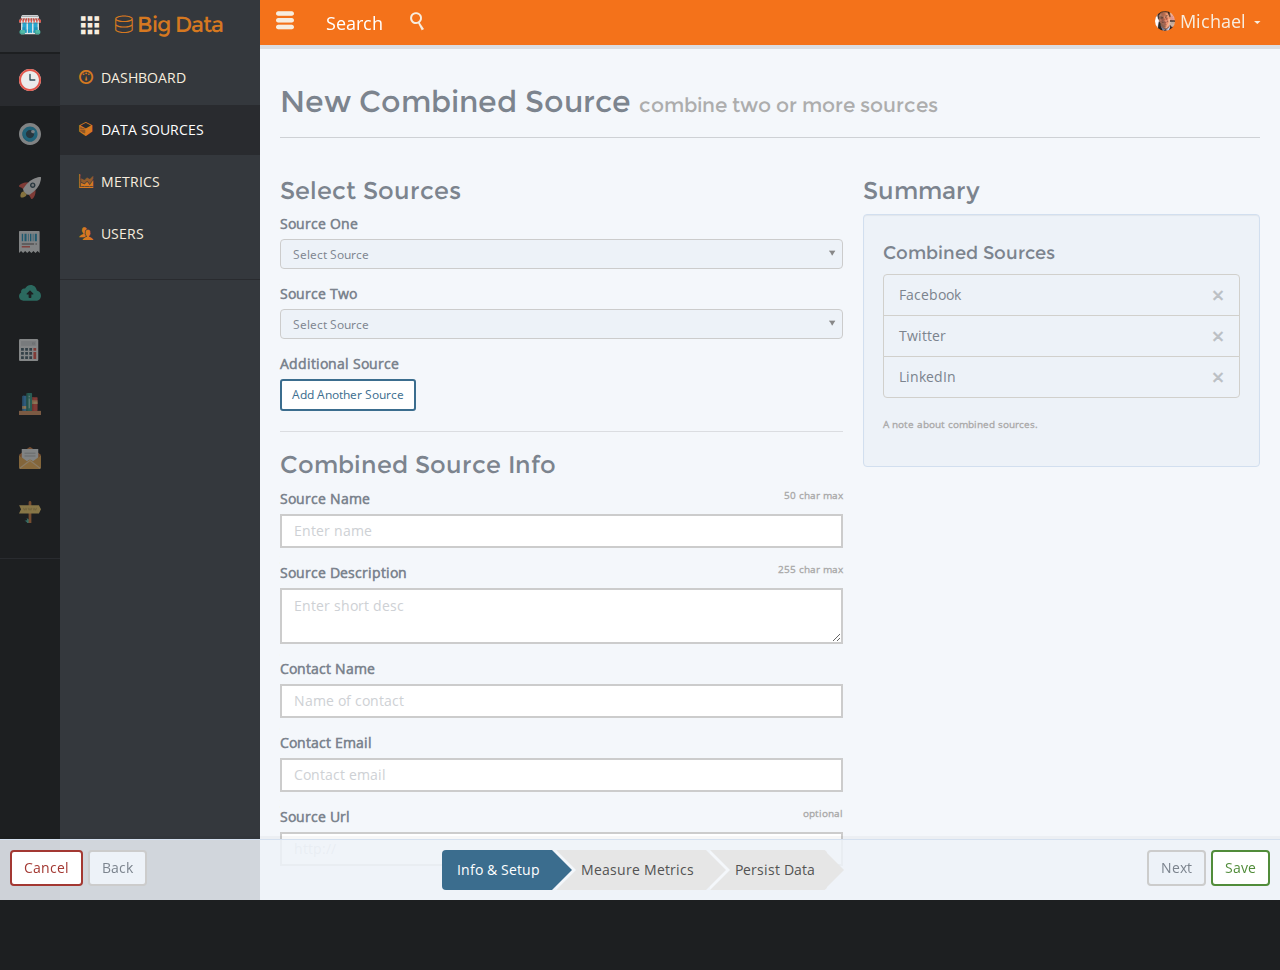
<file: new-source-combined.html>
<!DOCTYPE html>
<html lang="en">
<head>
	<meta charset="utf-8">
	<meta name="viewport" content="width=device-width, initial-scale=1.0">
	<meta name="description" content="">
	<meta name="author" content="">
	<title>Big Data by Kyle Ledbetter</title>
	<link href="assets/css/application.css" rel="stylesheet">
	<!-- HTML5 shim and Respond.js IE8 support of HTML5 elements and media queries -->
	<!--[if lt IE 9]>
	<script src="assets/js/html5shiv.js"></script>
	<script src="assets/js/respond/respond.min.js"></script>
	<![endif]-->
	<link rel="apple-touch-icon-precomposed" sizes="144x144" href="assets/ico/apple-touch-icon-144-precomposed.png">
	<link rel="apple-touch-icon-precomposed" sizes="114x114" href="assets/ico/apple-touch-icon-114-precomposed.png">
	<link rel="apple-touch-icon-precomposed" sizes="72x72" href="assets/ico/apple-touch-icon-72-precomposed.png">
	<link rel="apple-touch-icon-precomposed" href="assets/ico/apple-touch-icon-57-precomposed.png">
	<link href="assets/ico/favicon.png" rel="shortcut icon" type="image/x-icon" />
	<script src="assets/js/modernizr.custom.js"></script>
</head>
<body class="no-touch">
	<header class="header header-primary header-sidebar header-appbar">
		<a class="sidebar-toggle pull-left btn btn-lg btn-none"><span aria-hidden="true" class="icon-menu-3"></span></a>
		<div class="dropdown pull-right">
			<a data-toggle="dropdown" href="#" class="btn btn-lg btn-none"><img class="img-circle" src="assets/images/avatars/michael_128.jpg" width="20" alt="..."> Michael <span aria-hidden="true" class="icon-arrow-down-2 text-sm"></span></a>
			<ul class="dropdown-menu" role="menu" aria-labelledby="dLabel">
				<li><a href="#">View Profile</a></li>
				<li><a href="#">Edit Account</a></li>
				<li class="divider"></li>
				<li><a href="#">Sign Out</a></li>
			</ul>
		</div>
		<form>
			<input type="search" class="input-search input-lg pull-left" placeholder="Search"><a class="btn btn-lg btn-search pull-left"><span aria-hidden="true" class="icon-search"></span></a>
		</form>
	</header>
	<!-- begin content -->
	<div class="content content-sidebar content-appbar">
		<div class="page-header">
			<h2>New Combined Source <small>combine two or more sources</small></h2>
		</div>
		<div class="row">
			<!-- begin column -->
			<div class="col-md-7">
				<h3>Select Sources</h3>
				<form role="form">
					<div class="form-group">
						<p class="text-label">Source One</p>
						<select class="select2" style="width:100%">
							<option>Select Source</option>
							<option>Facebook</option>
							<option>Twitter</option>
							<option>LinkedIn</option>
							<option>Website</option>
							<option>Laser Scanner</option>
							<option>iPhone App</option>
							<option>iPad App</option>
							<option>Android App</option>
							<option>Point of Sale</option>
							<option>Power Meter</option>
						</select>
					</div>
					<div class="form-group">
						<p class="text-label">Source Two</p>
						<select class="select2" style="width:100%">
							<option>Select Source</option>
							<option>Facebook</option>
							<option>Twitter</option>
							<option>LinkedIn</option>
							<option>Website</option>
							<option>Laser Scanner</option>
							<option>iPhone App</option>
							<option>iPad App</option>
							<option>Android App</option>
							<option>Point of Sale</option>
							<option>Power Meter</option>
						</select>
					</div>
					<div class="collapse collapse-source in">
						<div class="form-group">
							<p class="text-label">Additional Source</p>
							<a href=".collapse-source" data-toggle="collapse" class="btn btn-sm btn-info">Add Another Source</a>
						</div>
					</div>
					<div class="collapse collapse-source">
						<div class="form-group">
							<p class="text-label">Source Three</p>
							<select class="select2" style="width:100%">
								<option>Select Source</option>
								<option>Facebook</option>
								<option>Twitter</option>
								<option>LinkedIn</option>
								<option>Website</option>
								<option>Laser Scanner</option>
								<option>iPhone App</option>
								<option>iPad App</option>
								<option>Android App</option>
								<option>Point of Sale</option>
								<option>Power Meter</option>
							</select>
						</div>
					</div>
					<hr />
					<h3>Combined Source Info</h3>
					<div class="form-group">
						<span class="text-sm text-muted pull-right">50 char max</span>
						<label for="sourceName">Source Name</label>
						<input type="text" class="form-control" id="sourceName" placeholder="Enter name">
					</div>
					<div class="form-group">
						<span class="text-sm text-muted pull-right">255 char max</span>
						<label for="sourceDesc">Source Description</label>
						<textarea class="form-control" id="sourceDesc" placeholder="Enter short desc"></textarea>
					</div>
					<div class="form-group">
						<label for="contactName">Contact Name</label>
						<input type="text" class="form-control" id="contactName" placeholder="Name of contact">
					</div>
					<div class="form-group">
						<label for="contactEmail">Contact Email</label>
						<input type="email" class="form-control" id="contactEmail" placeholder="Contact email">
					</div>
					<div class="form-group">
						<span class="text-sm text-muted pull-right">optional</span>
						<label for="sourceUrl">Source Url</label>
						<input type="text" class="form-control" id="sourceUrl" placeholder="http://">
					</div>
				</form>
			</div>
			<!-- end column -->
			<!-- begin column -->
			<div class="col-md-5">
				<h3>Summary</h3>
				<div class="well">
					<h4>Combined Sources</h4>
					<div class="list-group">
						<div class="list-group-item">
							<a class="close" data-dismiss="alert" href="#" aria-hidden="true" data-toggle="tooltip" data-placement="left" title="Remove this source">&times;</a>
							Facebook
						</div>
						<div class="list-group-item">
							<a class="close" data-dismiss="alert" href="#" aria-hidden="true" data-toggle="tooltip" data-placement="left" title="Remove this source">&times;</a>
							Twitter
						</div>
						<div class="list-group-item">
							<a class="close" data-dismiss="alert" href="#" aria-hidden="true" data-toggle="tooltip" data-placement="left" title="Remove this source">&times;</a>
							LinkedIn
						</div>
					</div>
					<div class="form-group">
						<p class="text-muted text-sm push-top-sm">A note about combined sources.</p>
					</div>
				</div>
			</div>
			<!-- end column -->
		</div>
		<hr />
		<footer class="text-center text-sm text-muted">
			<p>&copy; 2014 Kyle Ledbetter, Inc.</p>
		</footer>
	</div>
	<!-- end content -->
	<!-- begin bottom nav -->
	<nav class="navbar navbar-default navbar-fixed-bottom text-center" role="navigation">
		<div class="btn-toolbar pull-right">
			<div class="btn-group">
				<a href="measure-metrics.html" class="btn btn-default">Next</a>
			</div>
			<div class="btn-group">
				<a href="sources.html" class="btn btn-success">Save</a>
			</div>
		</div>
		<div class="btn-toolbar pull-left">
			<div class="btn-group">
				<a href="sources.html" class="btn btn-danger">Cancel</a>
			</div>
			<div class="btn-group">
				<a href="sources.html" class="btn btn-default">Back</a>
			</div>
		</div>
		<ol class="list-inline steps">
			<li class="active"><a href="new-source.html">Info &amp; Setup</a></li>
			<li><a href="measure-metrics.html">Measure Metrics</a></li>
			<li><a href="persist-data.html">Persist Data</a></li>
		</ol>
	</nav>
	<!-- end bottom nav -->
	<!-- begin appbar -->
	<div class="appbar">
		<ul class="nav nav-stacked text-center">
			<li class="">
				<a href="index.html" data-toggle="tooltip" data-placement="bottom" title="App Store">
					<svg viewBox="0 0 32 32">
					<g filter="">
					<use xlink:href="#store"></use>
					</g>
					</svg>
				</a>
			</li>
			<li class="active">
				<a href="realtime.html" data-toggle="tooltip" data-placement="bottom" title="Realtime">
					<svg viewBox="0 0 32 32">
					<g filter="">
					<use xlink:href="#clock"></use>
					</g>
					</svg>
				</a>
			</li>
			<li class="">
				<a href="#" data-toggle="tooltip" data-placement="bottom" title="Insights">
					<svg viewBox="0 0 32 32">
					<g filter="">
					<use xlink:href="#eye"></use>
					</g>
					</svg>
				</a>
			</li>
			<li class="">
				<a href="#" data-toggle="tooltip" data-placement="bottom" title="App Launcher">
					<svg viewBox="0 0 32 32">
					<g filter="">
					<use xlink:href="#rocket"></use>
					</g>
					</svg>
				</a>
			</li>
			<li class="">
				<a href="#" data-toggle="tooltip" data-placement="bottom" title="Revenue">
					<svg viewBox="0 0 32 32">
					<g filter="">
					<use xlink:href="#bill"></use>
					</g>
					</svg>
				</a>
			</li>
			<li class="">
				<a href="#" data-toggle="tooltip" data-placement="bottom" title="File Repo">
					<svg viewBox="0 0 32 32">
					<g filter="">
					<use xlink:href="#cloud-up"></use>
					</g>
					</svg>
				</a>
			</li>
			<li class="">
				<a href="#" data-toggle="tooltip" data-placement="bottom" title="Cron Calculator">
					<svg viewBox="0 0 32 32">
					<g filter="">
					<use xlink:href="#calc"></use>
					</g>
					</svg>
				</a>
			</li>
			<li class="">
				<a href="#" data-toggle="tooltip" data-placement="bottom" title="Docs">
					<svg viewBox="0 0 32 32">
					<g filter="">
					<use xlink:href="#bookshelf"></use>
					</g>
					</svg>
				</a>
			</li>
			<li class="">
				<a href="#" data-toggle="tooltip" data-placement="bottom" title="Notification Center">
					<svg viewBox="0 0 32 32">
					<g filter="">
					<use xlink:href="#open-letter"></use>
					</g>
					</svg>
				</a>
			</li>
			<li class="">
				<a href="#" data-toggle="tooltip" data-placement="bottom" title="Web Manager">
					<svg viewBox="0 0 32 32">
					<g filter="">
					<use xlink:href="#www"></use>
					</g>
					</svg>
				</a>
			</li>
		</ul>
		<hr />
	</div>
	<!-- end appbar -->

	<!-- begin sidebar -->
	<div class="sidebar sidebar-appbar">
		<div class="sidebar-heading">
			<a class="appbar-toggle pull-left btn btn-lg btn-none"><span aria-hidden="true" class="icon-grid-3"></span></a>
			<a class="sidebar-brand" href="#">
				<span class="icon-database text-md"></span> 
				Big Data
			</a>
		</div>
		<ul class="nav nav-stacked">
			<li class=""><a href="realtime.html"><span aria-hidden="true" class="icon-dashboard text-warning"></span> Dashboard</a></li>
			<li class="active"><a href="sources.html"><span aria-hidden="true" class="icon-cube4 text-warning"></span> Data Sources</a></li>
			<li class=""><a href="metrics.html"><span aria-hidden="true" class="icon-chart text-warning"></span> Metrics</a></li>
			<li class=""><a href="users.html"><span aria-hidden="true" class="icon-users text-warning"></span> Users</a></li>
		</ul>
		<hr />
	</div>
	<!-- end sidebar -->

	
	<!-- begin modal -->
	<div class="modal fade modal-chat-1">
		<div class="modal-dialog">
			<div class="modal-content">
				<div class="modal-header">
					<div class="media">
						<a class="pull-left" href="#">
							<img class="media-object img-circle" src="assets/images/avatars/tobias_128.jpg" alt="..." width="28">
						</a>
						<div class="media-body">
							<button type="button" class="close" data-dismiss="modal" aria-hidden="true">&times;</button>
							<h4>Tobias Funke</h4>
						</div>
					</div>
				</div>
				<div class="modal-body">
					<h5 class="text-large">Well, Michael, you really are quite the Cupid, aren’t you? I tell you, you can sink your arrow into my buttocks any time.</h5>
					<div class="text-muted">12:48 PM - 9/09/2013</div>
				</div>
			</div>
		</div>
	</div>
	<!-- end modal -->
	<script src="assets/js/jquery.js"></script>
	<script src="assets/js/bootstrap.min.js"></script>
	<script src="assets/js/application.js"></script>

	<script>
      var url ='assets/svg/icons.svg';
      var c=new XMLHttpRequest(); c.open('GET', url, false); c.setRequestHeader('Content-Type', 'text/xml'); c.send();
      document.body.insertBefore(c.responseXML.firstChild, document.body.firstChild)
    </script>

    <link href="assets/icheck/square/grey.css" rel="stylesheet">
	<script src="assets/js/jquery.icheck.min.js"></script>
	<script>
	$(document).ready(function(){
		$('input[type=checkbox], input[type=radio]').iCheck({
			checkboxClass: 'icheckbox_square-grey pull-left',
			radioClass: 'iradio_square-grey',
			increaseArea: '20%' // optional
		});
	});
	</script>

	<script src="assets/js/select2/select2.js"></script>
	<script>
		$(function () {
			$(".select2").select2({minimumResultsForSearch: 10});
		});
	</script>
</body>
</html>
</file>
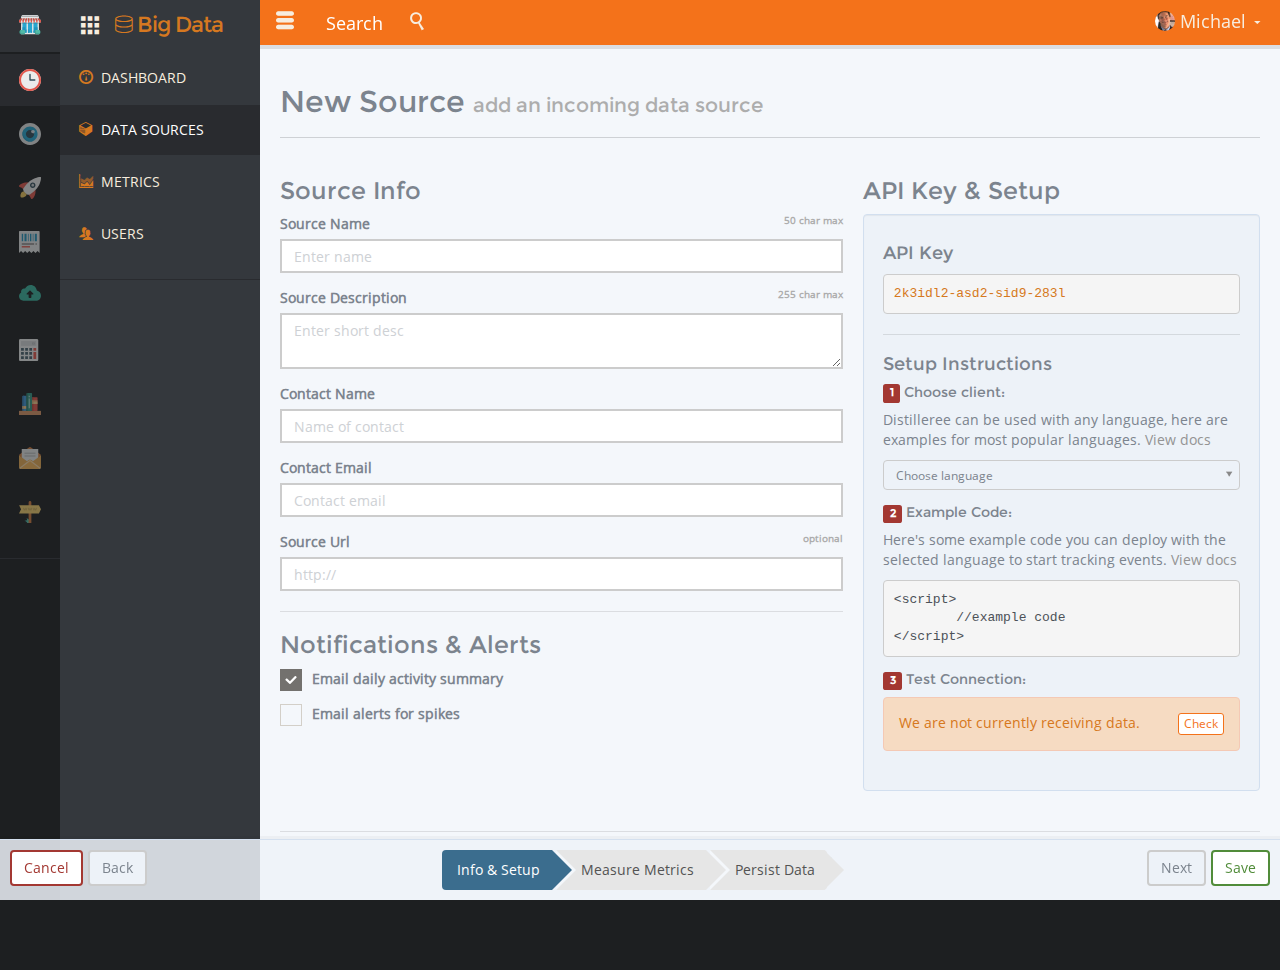
<file: new-source.html>
<!DOCTYPE html>
<html lang="en">
<head>
	<meta charset="utf-8">
	<meta name="viewport" content="width=device-width, initial-scale=1.0">
	<meta name="description" content="">
	<meta name="author" content="">
	<title>Big Data by Kyle Ledbetter</title>
	<link href="assets/css/application.css" rel="stylesheet">
	<!-- HTML5 shim and Respond.js IE8 support of HTML5 elements and media queries -->
	<!--[if lt IE 9]>
	<script src="assets/js/html5shiv.js"></script>
	<script src="assets/js/respond/respond.min.js"></script>
	<![endif]-->
	<link rel="apple-touch-icon-precomposed" sizes="144x144" href="assets/ico/apple-touch-icon-144-precomposed.png">
	<link rel="apple-touch-icon-precomposed" sizes="114x114" href="assets/ico/apple-touch-icon-114-precomposed.png">
	<link rel="apple-touch-icon-precomposed" sizes="72x72" href="assets/ico/apple-touch-icon-72-precomposed.png">
	<link rel="apple-touch-icon-precomposed" href="assets/ico/apple-touch-icon-57-precomposed.png">
	<link href="assets/ico/favicon.png" rel="shortcut icon" type="image/x-icon" />
	<script src="assets/js/modernizr.custom.js"></script>
</head>
<body class="no-touch">
	<header class="header header-primary header-sidebar header-appbar">
		<a class="sidebar-toggle pull-left btn btn-lg btn-none"><span aria-hidden="true" class="icon-menu-3"></span></a>
		<div class="dropdown pull-right">
			<a data-toggle="dropdown" href="#" class="btn btn-lg btn-none"><img class="img-circle" src="assets/images/avatars/michael_128.jpg" width="20" alt="..."> Michael <span aria-hidden="true" class="icon-arrow-down-2 text-sm"></span></a>
			<ul class="dropdown-menu" role="menu" aria-labelledby="dLabel">
				<li><a href="#">View Profile</a></li>
				<li><a href="#">Edit Account</a></li>
				<li class="divider"></li>
				<li><a href="#">Sign Out</a></li>
			</ul>
		</div>
		<form>
			<input type="search" class="input-search input-lg pull-left" placeholder="Search"><a class="btn btn-lg btn-search pull-left"><span aria-hidden="true" class="icon-search"></span></a>
		</form>
	</header>
	<!-- begin content -->
	<div class="content content-sidebar content-appbar">
		<div class="page-header">
			<h2>New Source <small>add an incoming data source</small></h2>
		</div>
		<div class="row">
			<!-- begin column -->
			<div class="col-md-7">
				<h3>Source Info</h3>
				<form role="form">
					<div class="form-group">
						<span class="text-sm text-muted pull-right">50 char max</span>
						<label for="sourceName">Source Name</label>
						<input type="text" class="form-control" id="sourceName" placeholder="Enter name">
					</div>
					<div class="form-group">
						<span class="text-sm text-muted pull-right">255 char max</span>
						<label for="sourceDesc">Source Description</label>
						<textarea class="form-control" id="sourceDesc" placeholder="Enter short desc"></textarea>
					</div>
					<div class="form-group">
						<label for="contactName">Contact Name</label>
						<input type="text" class="form-control" id="contactName" placeholder="Name of contact">
					</div>
					<div class="form-group">
						<label for="contactEmail">Contact Email</label>
						<input type="email" class="form-control" id="contactEmail" placeholder="Contact email">
					</div>
					<div class="form-group">
						<span class="text-sm text-muted pull-right">optional</span>
						<label for="sourceUrl">Source Url</label>
						<input type="text" class="form-control" id="sourceUrl" placeholder="http://">
					</div>
					<hr />
					<h3>Notifications &amp; Alerts</h3>
					<div class="form-group">
						<p>
							<input type="checkbox" name="emailSummary" checked /> 
							<label for="emailSummary">Email daily activity summary</label>
						</p>
						<p>
							<input type="checkbox" name="emailAlerts" /> 
							<label for="emailAlerts">Email alerts for spikes</label>
						</p>
					</div>
				</form>
			</div>
			<!-- end column -->
			<!-- begin column -->
			<div class="col-md-5">
				<h3>API Key &amp; Setup</h3>
				<div class="well">
					<h4>API Key</h4>
					<pre class="text-warning">2k3idl2-asd2-sid9-283l</pre>
					<hr />
					<h4>Setup Instructions</h4>
					<div class="form-group">
						<h5><span class="label label-danger">1</span> Choose client:</h5>
						<p>Distilleree can be used with any language, here are examples for most popular languages. <a href="#">View docs</a></p>
						<select class="select2" style="width:100%">
							<option>Choose language</option>
							<option>Java</option>
							<option>Python</option>
							<option>Objective-C</option>
							<option>iOS</option>
							<option>Android</option>
							<option>JavaScript</option>
						</select>
					</div>
					<div class="form-group">
						<h5><span class="label label-danger">2</span> Example Code:</h5>
						<p>Here's some example code you can deploy with the selected language to start tracking events. <a href="#">View docs</a></p>
						<pre class="prettyprint">&lt;script&gt;
	//example code
&lt;/script&gt;</pre>
					</div>
					<div class="form-group">
						<h5><span class="label label-danger">3</span> Test Connection:</h5>
						<div class="alert alert-warning clearfix">
							<a href="#" class="btn btn-xs btn-warning pull-right">Check</a>
							We are not currently receiving data.
						</div>
					</div>
				</div>
			</div>
			<!-- end column -->
		</div>
		<hr />
		<footer class="text-center text-sm text-muted">
			<p>&copy; 2014 Kyle Ledbetter, Inc.</p>
		</footer>
	</div>
	<!-- end content -->
	<!-- begin bottom nav -->
	<nav class="navbar navbar-default navbar-fixed-bottom text-center" role="navigation">
		<div class="btn-toolbar pull-right">
			<div class="btn-group">
				<a href="measure-metrics.html" class="btn btn-default">Next</a>
			</div>
			<div class="btn-group">
				<a href="sources.html" class="btn btn-success">Save</a>
			</div>
		</div>
		<div class="btn-toolbar pull-left">
			<div class="btn-group">
				<a href="sources.html" class="btn btn-danger">Cancel</a>
			</div>
			<div class="btn-group">
				<a href="sources.html" class="btn btn-default">Back</a>
			</div>
		</div>
		<ol class="list-inline steps">
			<li class="active"><a href="new-source.html">Info &amp; Setup</a></li>
			<li><a href="measure-metrics.html">Measure Metrics</a></li>
			<li><a href="persist-data.html">Persist Data</a></li>
		</ol>
	</nav>
	<!-- end bottom nav -->
	<!-- begin appbar -->
	<div class="appbar">
		<ul class="nav nav-stacked text-center">
			<li class="">
				<a href="index.html" data-toggle="tooltip" data-placement="bottom" title="App Store">
					<svg viewBox="0 0 32 32">
					<g filter="">
					<use xlink:href="#store"></use>
					</g>
					</svg>
				</a>
			</li>
			<li class="active">
				<a href="realtime.html" data-toggle="tooltip" data-placement="bottom" title="Realtime">
					<svg viewBox="0 0 32 32">
					<g filter="">
					<use xlink:href="#clock"></use>
					</g>
					</svg>
				</a>
			</li>
			<li class="">
				<a href="#" data-toggle="tooltip" data-placement="bottom" title="Insights">
					<svg viewBox="0 0 32 32">
					<g filter="">
					<use xlink:href="#eye"></use>
					</g>
					</svg>
				</a>
			</li>
			<li class="">
				<a href="#" data-toggle="tooltip" data-placement="bottom" title="App Launcher">
					<svg viewBox="0 0 32 32">
					<g filter="">
					<use xlink:href="#rocket"></use>
					</g>
					</svg>
				</a>
			</li>
			<li class="">
				<a href="#" data-toggle="tooltip" data-placement="bottom" title="Revenue">
					<svg viewBox="0 0 32 32">
					<g filter="">
					<use xlink:href="#bill"></use>
					</g>
					</svg>
				</a>
			</li>
			<li class="">
				<a href="#" data-toggle="tooltip" data-placement="bottom" title="File Repo">
					<svg viewBox="0 0 32 32">
					<g filter="">
					<use xlink:href="#cloud-up"></use>
					</g>
					</svg>
				</a>
			</li>
			<li class="">
				<a href="#" data-toggle="tooltip" data-placement="bottom" title="Cron Calculator">
					<svg viewBox="0 0 32 32">
					<g filter="">
					<use xlink:href="#calc"></use>
					</g>
					</svg>
				</a>
			</li>
			<li class="">
				<a href="#" data-toggle="tooltip" data-placement="bottom" title="Docs">
					<svg viewBox="0 0 32 32">
					<g filter="">
					<use xlink:href="#bookshelf"></use>
					</g>
					</svg>
				</a>
			</li>
			<li class="">
				<a href="#" data-toggle="tooltip" data-placement="bottom" title="Notification Center">
					<svg viewBox="0 0 32 32">
					<g filter="">
					<use xlink:href="#open-letter"></use>
					</g>
					</svg>
				</a>
			</li>
			<li class="">
				<a href="#" data-toggle="tooltip" data-placement="bottom" title="Web Manager">
					<svg viewBox="0 0 32 32">
					<g filter="">
					<use xlink:href="#www"></use>
					</g>
					</svg>
				</a>
			</li>
		</ul>
		<hr />
	</div>
	<!-- end appbar -->

	<!-- begin sidebar -->
	<div class="sidebar sidebar-appbar">
		<div class="sidebar-heading">
			<a class="appbar-toggle pull-left btn btn-lg btn-none"><span aria-hidden="true" class="icon-grid-3"></span></a>
			<a class="sidebar-brand" href="#">
				<span class="icon-database text-md"></span> 
				Big Data
			</a>
		</div>
		<ul class="nav nav-stacked">
			<li class=""><a href="realtime.html"><span aria-hidden="true" class="icon-dashboard text-warning"></span> Dashboard</a></li>
			<li class="active"><a href="sources.html"><span aria-hidden="true" class="icon-cube4 text-warning"></span> Data Sources</a></li>
			<li class=""><a href="metrics.html"><span aria-hidden="true" class="icon-chart text-warning"></span> Metrics</a></li>
			<li class=""><a href="users.html"><span aria-hidden="true" class="icon-users text-warning"></span> Users</a></li>
		</ul>
		<hr />
	</div>
	<!-- end sidebar -->

	<!-- begin aside -->
	<div class="aside">
		<div class="aside-heading">
			<a class="aside-toggle pull-left btn btn-none btn-lg"><span aria-hidden="true" class="icon-cancel-circle"></span></a>
			<form class="aside-form" role="search">
				<input type="text" class="form-control input-small" placeholder="Search">
			</form>
		</div>

		<ul class="nav nav-stacked">
			<li class="nav-heading">Tags</li>
		</ul>
		<ul class="tags">
			<li><a href="#" class="tag">task</a></li>
			<li><a href="#" class="tag">file</a></li>
			<li><a href="#" class="tag">event</a></li>
			<li><a href="#" class="tag">reminder</a></li>
			<li><a href="#" class="tag">html</a></li>
			<li><a href="#" class="tag">css</a></li>
			<li><a href="#" class="tag">javascript</a></li>
			<li><a href="#" class="tag">angular</a></li>
			<li><a href="#" class="tag">jade</a></li>
			<li><a href="#" class="tag">node</a></li>
			<li><a href="#" class="tag">express</a></li>
			<li><a href="#" class="tag">ruby</a></li>
			<li><a href="#" class="tag">rails</a></li>
			<li><a href="#" class="tag">product</a></li>
			<li><a href="#" class="tag">ux</a></li>
		</ul>
		<hr />
		<ul class="nav nav-stacked">
			<li class="nav-heading">Search Results</li>
			<li>
				<a href="metric.html">
					<div class="media">
						<span aria-hidden="true" class="icon-chart pull-left"></span>
						<div class="media-body">
							<div class="media-heading">Metric Name</div>
							<div class="media-text text-md">
								Cras sit amet nibh libero, in gravida nulla. Nulla vel metus scelerisque ante sollicitudin commodo. Cras purus odio, vestibulum in vulputate at, tempus viverra turpis.
							</div>
						</div>
					</div>
				</a>
			</li>
			<li>
				<a href="source.html">
					<div class="media">
						<span aria-hidden="true" class="icon-cube4 pull-left"></span>
						<div class="media-body">
							<div class="media-heading">Source Name</div>
							<div class="media-text text-md">
								Cras sit amet nibh libero, in gravida nulla. Nulla vel metus scelerisque ante sollicitudin commodo. Cras purus odio, vestibulum in vulputate at, tempus viverra turpis.
							</div>
						</div>
					</div>
				</a>
			</li>
			<li>
				<a href="metric.html">
					<div class="media">
						<span aria-hidden="true" class="icon-chart pull-left"></span>
						<div class="media-body">
							<div class="media-heading">Metric Name</div>
							<div class="media-text text-md">
								Cras sit amet nibh libero, in gravida nulla. Nulla vel metus scelerisque ante sollicitudin commodo. Cras purus odio, vestibulum in vulputate at, tempus viverra turpis.
							</div>
						</div>
					</div>
				</a>
			</li>
			<li>
				<a href="source.html">
					<div class="media">
						<span aria-hidden="true" class="icon-cube4 pull-left"></span>
						<div class="media-body">
							<div class="media-heading">Source Name</div>
							<div class="media-text text-md">
								Cras sit amet nibh libero, in gravida nulla. Nulla vel metus scelerisque ante sollicitudin commodo. Cras purus odio, vestibulum in vulputate at, tempus viverra turpis.
							</div>
						</div>
					</div>
				</a>
			</li>
		</ul>
	</div>
	<!-- end aside -->
	<!-- begin modal -->
	<div class="modal fade modal-chat-1">
		<div class="modal-dialog">
			<div class="modal-content">
				<div class="modal-header">
					<div class="media">
						<a class="pull-left" href="#">
							<img class="media-object img-circle" src="assets/images/avatars/tobias_128.jpg" alt="..." width="28">
						</a>
						<div class="media-body">
							<button type="button" class="close" data-dismiss="modal" aria-hidden="true">&times;</button>
							<h4>Tobias Funke</h4>
						</div>
					</div>
				</div>
				<div class="modal-body">
					<h5 class="text-large">Well, Michael, you really are quite the Cupid, aren’t you? I tell you, you can sink your arrow into my buttocks any time.</h5>
					<div class="text-muted">12:48 PM - 9/09/2013</div>
				</div>
			</div>
		</div>
	</div>
	<!-- end modal -->
	<script src="assets/js/jquery.js"></script>
	<script src="assets/js/bootstrap.min.js"></script>
	<script src="assets/js/application.js"></script>

	<script>
      var url ='assets/svg/icons.svg';
      var c=new XMLHttpRequest(); c.open('GET', url, false); c.setRequestHeader('Content-Type', 'text/xml'); c.send();
      document.body.insertBefore(c.responseXML.firstChild, document.body.firstChild)
    </script>

    <link href="assets/icheck/square/grey.css" rel="stylesheet">
	<script src="assets/js/jquery.icheck.min.js"></script>
	<script>
	$(document).ready(function(){
		$('input[type=checkbox], input[type=radio]').iCheck({
			checkboxClass: 'icheckbox_square-grey pull-left',
			radioClass: 'iradio_square-grey',
			increaseArea: '20%' // optional
		});
	});
	</script>

	<script src="assets/js/select2/select2.js"></script>
	<script>
		$(function () {
			$(".select2").select2({minimumResultsForSearch: 10});
		});
	</script>
</body>
</html>
</file>
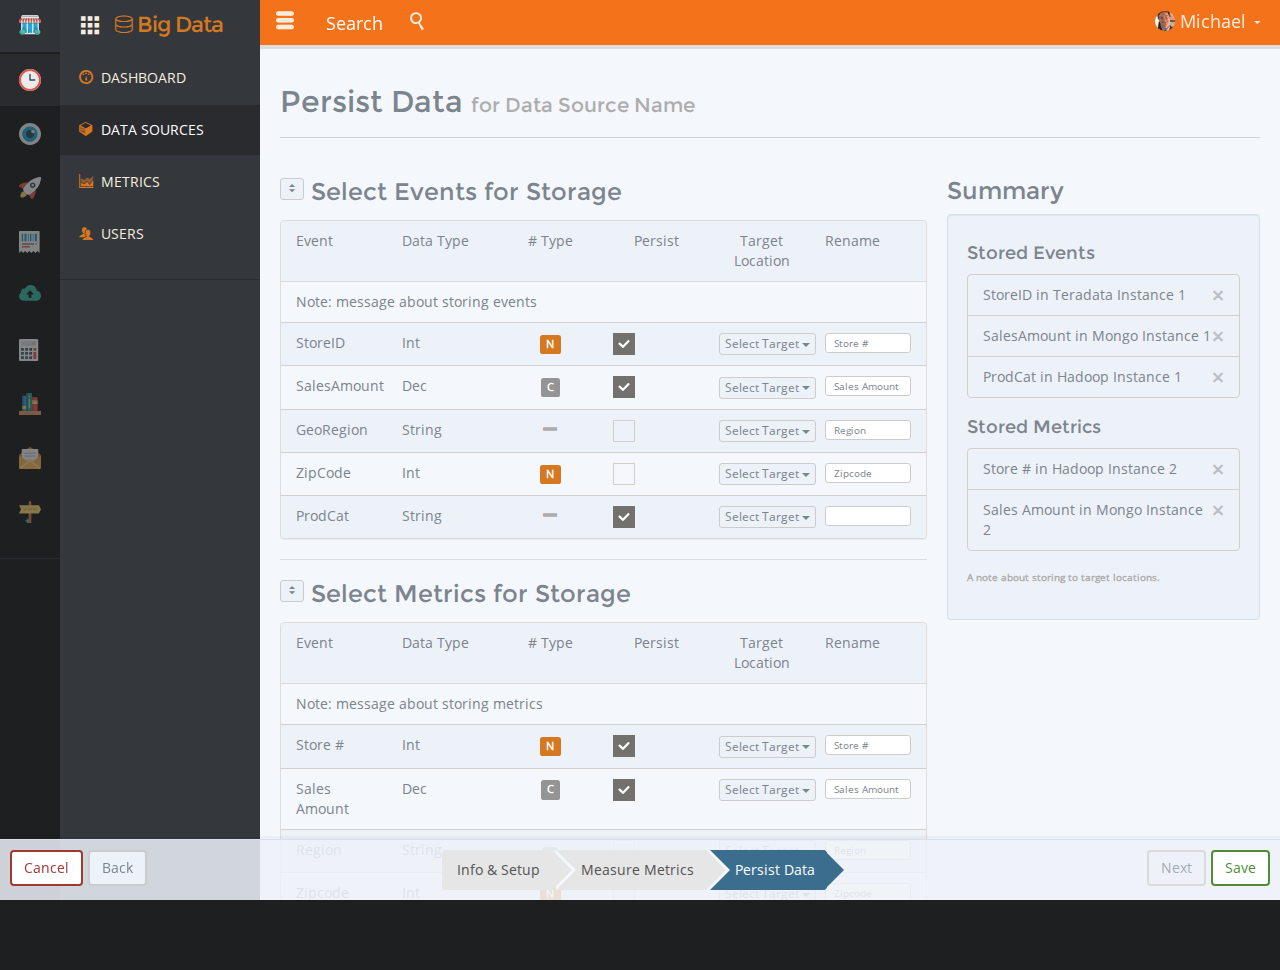
<file: persist-data.html>
<!DOCTYPE html>
<html lang="en">
<head>
	<meta charset="utf-8">
	<meta name="viewport" content="width=device-width, initial-scale=1.0">
	<meta name="description" content="">
	<meta name="author" content="">
	<title>Big Data by Kyle Ledbetter</title>
	<link href="assets/css/application.css" rel="stylesheet">
	<!-- HTML5 shim and Respond.js IE8 support of HTML5 elements and media queries -->
	<!--[if lt IE 9]>
	<script src="assets/js/html5shiv.js"></script>
	<script src="assets/js/respond/respond.min.js"></script>
	<![endif]-->
	<link rel="apple-touch-icon-precomposed" sizes="144x144" href="assets/ico/apple-touch-icon-144-precomposed.png">
	<link rel="apple-touch-icon-precomposed" sizes="114x114" href="assets/ico/apple-touch-icon-114-precomposed.png">
	<link rel="apple-touch-icon-precomposed" sizes="72x72" href="assets/ico/apple-touch-icon-72-precomposed.png">
	<link rel="apple-touch-icon-precomposed" href="assets/ico/apple-touch-icon-57-precomposed.png">
	<link href="assets/ico/favicon.png" rel="shortcut icon" type="image/x-icon" />
	<script src="assets/js/modernizr.custom.js"></script>
</head>
<body class="no-touch">
	<header class="header header-primary header-sidebar header-appbar">
		<a class="sidebar-toggle pull-left btn btn-lg btn-none"><span aria-hidden="true" class="icon-menu-3"></span></a>
		<div class="dropdown pull-right">
			<a data-toggle="dropdown" href="#" class="btn btn-lg btn-none"><img class="img-circle" src="assets/images/avatars/michael_128.jpg" width="20" alt="..."> Michael <span aria-hidden="true" class="icon-arrow-down-2 text-sm"></span></a>
			<ul class="dropdown-menu" role="menu" aria-labelledby="dLabel">
				<li><a href="#">View Profile</a></li>
				<li><a href="#">Edit Account</a></li>
				<li class="divider"></li>
				<li><a href="#">Sign Out</a></li>
			</ul>
		</div>
		<form>
			<input type="search" class="input-search input-lg pull-left" placeholder="Search"><a class="btn btn-lg btn-search pull-left"><span aria-hidden="true" class="icon-search"></span></a>
		</form>
	</header>
	<!-- begin content -->
	<div class="content content-sidebar content-appbar">
		<div class="page-header">
			<h2>Persist Data <small>for Data Source Name</small></h2>
		</div>
		<div class="row">
			<!-- begin column -->
			<div class="col-md-8">
				<h3><a href=".collapse-events" data-toggle="collapse" class="btn btn-default btn-xs push-bottom-sm"><span aria-hidden="true" class="icon-menu-2" data-toggle="tooltip" data-placement="right" title="Collapse Events"></span></a> Select Events for Storage</h3>
				<div class="collapse collapse-events in">
					<div class="panel panel-default">
						<div class="panel-heading">
							<div class="row">
								<div class="col-xs-2">
									Event
								</div>
								<div class="col-xs-2">
									Data Type
								</div>
								<div class="col-xs-2 text-center">
									# Type
								</div>
								<div class="col-xs-2 text-center">
									Persist
								</div>
								<div class="col-xs-2 text-center">
									Target Location
								</div>
								<div class="col-xs-2">
									Rename
								</div>
							</div>
						</div>
						<div class="list-group list-group-striped">
							<div class="list-group-item">
								Note: message about storing events
							</div>
							<!-- begin item -->
							<div class="list-group-item">
								<div class="row">
									<div class="col-xs-2">
										StoreID
									</div>
									<div class="col-xs-2">
										Int
									</div>
									<div class="col-xs-2 text-center">
										<span class="label label-warning" data-toggle="tooltip" data-animation="true" title="Nominal">N</span>
									</div>
									<div class="col-xs-2 text-center">
										<input type="checkbox" class="icheck" checked />
									</div>
									<div class="col-xs-2">
										<!-- begin targets -->
										<div class="btn-group">
											<button type="button" class="btn btn-default btn-xs dropdown-toggle" data-toggle="dropdown">
											Select Target <span class="caret"></span>
											</button>
											<ul class="dropdown-menu" role="menu">
												<li><a href="#">Teradata Instance 1</a></li>
												<li><a href="#">Hadoop Instance 1</a></li>
												<li><a href="#">Mongo Instance 1</a></li>
												<li><a href="#">Teradata Instance 2</a></li>
												<li><a href="#">Hadoop Instance 2</a></li>
												<li><a href="#">Mongo Instance 2</a></li>
												<li class="divider"></li>
												<li><a href="#modal-target" data-toggle="modal">Add New Target</a></li>
											</ul>
										</div>
										<!-- end targets -->
									</div>
									<div class="col-xs-2">
										<input type="text" class="form-control input-xs" value="Store #" />
									</div>
								</div>
							</div>
							<!-- end item -->
							<!-- begin item -->
							<div class="list-group-item">
								<div class="row">
									<div class="col-xs-2">
										SalesAmount
									</div>
									<div class="col-xs-2">
										Dec
									</div>
									<div class="col-xs-2 text-center">
										<span class="label label-primary" data-toggle="tooltip" data-animation="true" title="Cardinal">C</span>
									</div>
									<div class="col-xs-2 text-center">
										<input type="checkbox" class="icheck" checked />
									</div>
									<div class="col-xs-2">
										<!-- begin targets -->
										<div class="btn-group">
											<button type="button" class="btn btn-default btn-xs dropdown-toggle" data-toggle="dropdown">
											Select Target <span class="caret"></span>
											</button>
											<ul class="dropdown-menu" role="menu">
												<li><a href="#">Teradata Instance 1</a></li>
												<li><a href="#">Hadoop Instance 1</a></li>
												<li><a href="#">Mongo Instance 1</a></li>
												<li><a href="#">Teradata Instance 2</a></li>
												<li><a href="#">Hadoop Instance 2</a></li>
												<li><a href="#">Mongo Instance 2</a></li>
												<li class="divider"></li>
												<li><a href="#modal-target" data-toggle="modal">Add New Target</a></li>
											</ul>
										</div>
										<!-- end targets -->
									</div>
									<div class="col-xs-2">
										<input type="text" class="form-control input-xs" value="Sales Amount" />
									</div>
								</div>
							</div>
							<!-- end item -->
							<!-- begin item -->
							<div class="list-group-item">
								<div class="row">
									<div class="col-xs-2">
										GeoRegion
									</div>
									<div class="col-xs-2">
										String
									</div>
									<div class="col-xs-2 text-center">
										<span class="text-muted icon-minus" data-toggle="tooltip" data-animation="true" title="Not applicable"></span>
									</div>
									<div class="col-xs-2 text-center">
										<input type="checkbox" class="icheck" />
									</div>
									<div class="col-xs-2">
										<!-- begin targets -->
										<div class="btn-group">
											<button type="button" class="btn btn-default btn-xs dropdown-toggle" data-toggle="dropdown">
											Select Target <span class="caret"></span>
											</button>
											<ul class="dropdown-menu" role="menu">
												<li><a href="#">Teradata Instance 1</a></li>
												<li><a href="#">Hadoop Instance 1</a></li>
												<li><a href="#">Mongo Instance 1</a></li>
												<li><a href="#">Teradata Instance 2</a></li>
												<li><a href="#">Hadoop Instance 2</a></li>
												<li><a href="#">Mongo Instance 2</a></li>
												<li class="divider"></li>
												<li><a href="#modal-target" data-toggle="modal">Add New Target</a></li>
											</ul>
										</div>
										<!-- end targets -->
									</div>
									<div class="col-xs-2">
										<input type="text" class="form-control input-xs" value="Region" />
									</div>
								</div>
							</div>
							<!-- end item -->
							<!-- begin item -->
							<div class="list-group-item">
								<div class="row">
									<div class="col-xs-2">
										ZipCode
									</div>
									<div class="col-xs-2">
										Int
									</div>
									<div class="col-xs-2 text-center">
										<span class="label label-warning" data-toggle="tooltip" data-animation="true" title="Nominal">N</span>
									</div>
									<div class="col-xs-2 text-center">
										<input type="checkbox" class="icheck" />
									</div>
									<div class="col-xs-2">
										<!-- begin targets -->
										<div class="btn-group">
											<button type="button" class="btn btn-default btn-xs dropdown-toggle" data-toggle="dropdown">
											Select Target <span class="caret"></span>
											</button>
											<ul class="dropdown-menu" role="menu">
												<li><a href="#">Teradata Instance 1</a></li>
												<li><a href="#">Hadoop Instance 1</a></li>
												<li><a href="#">Mongo Instance 1</a></li>
												<li><a href="#">Teradata Instance 2</a></li>
												<li><a href="#">Hadoop Instance 2</a></li>
												<li><a href="#">Mongo Instance 2</a></li>
												<li class="divider"></li>
												<li><a href="#modal-target" data-toggle="modal">Add New Target</a></li>
											</ul>
										</div>
										<!-- end targets -->
									</div>
									<div class="col-xs-2">
										<input type="text" class="form-control input-xs" value="Zipcode" />
									</div>
								</div>
							</div>
							<!-- end item -->
							<!-- begin item -->
							<div class="list-group-item">
								<div class="row">
									<div class="col-xs-2">
										ProdCat
									</div>
									<div class="col-xs-2">
										String
									</div>
									<div class="col-xs-2 text-center">
										<span class="text-muted icon-minus" data-toggle="tooltip" data-animation="true" title="Not applicable"></span>
									</div>
									<div class="col-xs-2 text-center">
										<input type="checkbox" class="icheck" checked />
									</div>
									<div class="col-xs-2">
										<!-- begin targets -->
										<div class="btn-group">
											<button type="button" class="btn btn-default btn-xs dropdown-toggle" data-toggle="dropdown">
											Select Target <span class="caret"></span>
											</button>
											<ul class="dropdown-menu" role="menu">
												<li><a href="#">Teradata Instance 1</a></li>
												<li><a href="#">Hadoop Instance 1</a></li>
												<li><a href="#">Mongo Instance 1</a></li>
												<li><a href="#">Teradata Instance 2</a></li>
												<li><a href="#">Hadoop Instance 2</a></li>
												<li><a href="#">Mongo Instance 2</a></li>
												<li class="divider"></li>
												<li><a href="#modal-target" data-toggle="modal">Add New Target</a></li>
											</ul>
										</div>
										<!-- end targets -->
									</div>
									<div class="col-xs-2">
										<input type="text" class="form-control input-xs" />
									</div>
								</div>
							</div>
							<!-- end item -->
						</div>
					</div>
				</div>
				<hr />
				<h3><a href=".collapse-metrics" data-toggle="collapse" class="btn btn-default btn-xs push-bottom-sm"><span aria-hidden="true" class="icon-menu-2" data-toggle="tooltip" data-placement="right" title="Collapse Events"></span></a> Select Metrics for Storage</h3>
				<div class="collapse collapse-metrics in">
					<div class="panel panel-default">
						<div class="panel-heading">
							<div class="row">
								<div class="col-xs-2">
									Event
								</div>
								<div class="col-xs-2">
									Data Type
								</div>
								<div class="col-xs-2 text-center">
									# Type
								</div>
								<div class="col-xs-2 text-center">
									Persist
								</div>
								<div class="col-xs-2 text-center">
									Target Location
								</div>
								<div class="col-xs-2">
									Rename
								</div>
							</div>
						</div>
						<div class="list-group list-group-striped">
							<div class="list-group-item">
								Note: message about storing metrics
							</div>
							<!-- begin item -->
							<div class="list-group-item">
								<div class="row">
									<div class="col-xs-2">
										Store #
									</div>
									<div class="col-xs-2">
										Int
									</div>
									<div class="col-xs-2 text-center">
										<span class="label label-warning" data-toggle="tooltip" data-animation="true" title="Nominal">N</span>
									</div>
									<div class="col-xs-2 text-center">
										<input type="checkbox" class="icheck" checked />
									</div>
									<div class="col-xs-2">
										<!-- begin targets -->
										<div class="btn-group">
											<button type="button" class="btn btn-default btn-xs dropdown-toggle" data-toggle="dropdown">
											Select Target <span class="caret"></span>
											</button>
											<ul class="dropdown-menu" role="menu">
												<li><a href="#">Teradata Instance 1</a></li>
												<li><a href="#">Hadoop Instance 1</a></li>
												<li><a href="#">Mongo Instance 1</a></li>
												<li><a href="#">Teradata Instance 2</a></li>
												<li><a href="#">Hadoop Instance 2</a></li>
												<li><a href="#">Mongo Instance 2</a></li>
												<li class="divider"></li>
												<li><a href="#modal-target" data-toggle="modal">Add New Target</a></li>
											</ul>
										</div>
										<!-- end targets -->
									</div>
									<div class="col-xs-2">
										<input type="text" class="form-control input-xs" value="Store #" />
									</div>
								</div>
							</div>
							<!-- end item -->
							<!-- begin item -->
							<div class="list-group-item">
								<div class="row">
									<div class="col-xs-2">
										Sales Amount
									</div>
									<div class="col-xs-2">
										Dec
									</div>
									<div class="col-xs-2 text-center">
										<span class="label label-primary" data-toggle="tooltip" data-animation="true" title="Cardinal">C</span>
									</div>
									<div class="col-xs-2 text-center">
										<input type="checkbox" class="icheck" checked />
									</div>
									<div class="col-xs-2">
										<!-- begin targets -->
										<div class="btn-group">
											<button type="button" class="btn btn-default btn-xs dropdown-toggle" data-toggle="dropdown">
											Select Target <span class="caret"></span>
											</button>
											<ul class="dropdown-menu" role="menu">
												<li><a href="#">Teradata Instance 1</a></li>
												<li><a href="#">Hadoop Instance 1</a></li>
												<li><a href="#">Mongo Instance 1</a></li>
												<li><a href="#">Teradata Instance 2</a></li>
												<li><a href="#">Hadoop Instance 2</a></li>
												<li><a href="#">Mongo Instance 2</a></li>
												<li class="divider"></li>
												<li><a href="#modal-target" data-toggle="modal">Add New Target</a></li>
											</ul>
										</div>
										<!-- end targets -->
									</div>
									<div class="col-xs-2">
										<input type="text" class="form-control input-xs" value="Sales Amount" />
									</div>
								</div>
							</div>
							<!-- end item -->
							<!-- begin item -->
							<div class="list-group-item">
								<div class="row">
									<div class="col-xs-2">
										Region
									</div>
									<div class="col-xs-2">
										String
									</div>
									<div class="col-xs-2 text-center">
										<span class="text-muted icon-minus" data-toggle="tooltip" data-animation="true" title="Not applicable"></span>
									</div>
									<div class="col-xs-2 text-center">
										<input type="checkbox" class="icheck" />
									</div>
									<div class="col-xs-2">
										<!-- begin targets -->
										<div class="btn-group">
											<button type="button" class="btn btn-default btn-xs dropdown-toggle" data-toggle="dropdown">
											Select Target <span class="caret"></span>
											</button>
											<ul class="dropdown-menu" role="menu">
												<li><a href="#">Teradata Instance 1</a></li>
												<li><a href="#">Hadoop Instance 1</a></li>
												<li><a href="#">Mongo Instance 1</a></li>
												<li><a href="#">Teradata Instance 2</a></li>
												<li><a href="#">Hadoop Instance 2</a></li>
												<li><a href="#">Mongo Instance 2</a></li>
												<li class="divider"></li>
												<li><a href="#modal-target" data-toggle="modal">Add New Target</a></li>
											</ul>
										</div>
										<!-- end targets -->
									</div>
									<div class="col-xs-2">
										<input type="text" class="form-control input-xs" value="Region" />
									</div>
								</div>
							</div>
							<!-- end item -->
							<!-- begin item -->
							<div class="list-group-item">
								<div class="row">
									<div class="col-xs-2">
										Zipcode
									</div>
									<div class="col-xs-2">
										Int
									</div>
									<div class="col-xs-2 text-center">
										<span class="label label-warning" data-toggle="tooltip" data-animation="true" title="Nominal">N</span>
									</div>
									<div class="col-xs-2 text-center">
										<input type="checkbox" class="icheck" />
									</div>
									<div class="col-xs-2">
										<!-- begin targets -->
										<div class="btn-group">
											<button type="button" class="btn btn-default btn-xs dropdown-toggle" data-toggle="dropdown">
											Select Target <span class="caret"></span>
											</button>
											<ul class="dropdown-menu" role="menu">
												<li><a href="#">Teradata Instance 1</a></li>
												<li><a href="#">Hadoop Instance 1</a></li>
												<li><a href="#">Mongo Instance 1</a></li>
												<li><a href="#">Teradata Instance 2</a></li>
												<li><a href="#">Hadoop Instance 2</a></li>
												<li><a href="#">Mongo Instance 2</a></li>
												<li class="divider"></li>
												<li><a href="#modal-target" data-toggle="modal">Add New Target</a></li>
											</ul>
										</div>
										<!-- end targets -->
									</div>
									<div class="col-xs-2">
										<input type="text" class="form-control input-xs" value="Zipcode" />
									</div>
								</div>
							</div>
							<!-- end item -->
						</div>
					</div>
				</div>
				<hr />
			</div>
			<!-- end column -->
			<!-- begin column -->
			<div class="col-md-4">
				<h3>Summary</h3>
				<div class="well">
					<h4>Stored Events</h4>
					<div class="list-group">
						<div class="list-group-item">
							<a class="close" data-dismiss="alert" href="#" aria-hidden="true" data-toggle="tooltip" data-placement="left" title="Stop storing this item">&times;</a>
							StoreID in Teradata Instance 1
						</div>
						<div class="list-group-item">
							<a class="close" data-dismiss="alert" href="#" aria-hidden="true" data-toggle="tooltip" data-placement="left" title="Stop storing this item">&times;</a>
							SalesAmount in Mongo Instance 1
						</div>
						<div class="list-group-item">
							<a class="close" data-dismiss="alert" href="#" aria-hidden="true" data-toggle="tooltip" data-placement="left" title="Stop storing this item">&times;</a>
							ProdCat in Hadoop Instance 1
						</div>
					</div>
					<h4>Stored Metrics</h4>
					<div class="list-group">
						<div class="list-group-item">
							<a class="close" data-dismiss="alert" href="#" aria-hidden="true" data-toggle="tooltip" data-placement="left" title="Stop storing this item">&times;</a>
							Store # in Hadoop Instance 2
						</div>
						<div class="list-group-item">
							<a class="close" data-dismiss="alert" href="#" aria-hidden="true" data-toggle="tooltip" data-placement="left" title="Stop storing this item">&times;</a>
							Sales Amount in Mongo Instance 2
						</div>
					</div>
					<div class="form-group">
						<p class="text-muted text-sm push-top-sm">A note about storing to target locations.</p>
					</div>
				</div>
			</div>
			<!-- end column -->
		</div>
		<hr />
		<footer class="text-center text-sm text-muted">
			<p>&copy; 2014 Kyle Ledbetter, Inc.</p>
		</footer>
	</div>
	<!-- end content -->
	<!-- begin bottom nav -->
	<nav class="navbar navbar-default navbar-fixed-bottom text-center" role="navigation">
		<div class="btn-toolbar pull-right">
			<div class="btn-group">
				<a class="btn btn-default disabled">Next</a>
			</div>
			<div class="btn-group">
				<a href="sources.html" class="btn btn-success">Save</a>
			</div>
		</div>
		<div class="btn-toolbar pull-left">
			<div class="btn-group">
				<a href="sources.html" class="btn btn-danger">Cancel</a>
			</div>
			<div class="btn-group">
				<a href="measure-metrics.html" class="btn btn-default">Back</a>
			</div>
		</div>
		<ol class="list-inline steps">
			<li><a href="new-source.html">Info &amp; Setup</a></li>
			<li><a href="measure-metrics.html">Measure Metrics</a></li>
			<li class="active"><a href="persist-data.html">Persist Data</a></li>
		</ol>
	</nav>
	<!-- end bottom nav -->
	<!-- begin appbar -->
	<div class="appbar">
		<ul class="nav nav-stacked text-center">
			<li class="">
				<a href="index.html" data-toggle="tooltip" data-placement="bottom" title="App Store">
					<svg viewBox="0 0 32 32">
					<g filter="">
					<use xlink:href="#store"></use>
					</g>
					</svg>
				</a>
			</li>
			<li class="active">
				<a href="realtime.html" data-toggle="tooltip" data-placement="bottom" title="Realtime">
					<svg viewBox="0 0 32 32">
					<g filter="">
					<use xlink:href="#clock"></use>
					</g>
					</svg>
				</a>
			</li>
			<li class="">
				<a href="#" data-toggle="tooltip" data-placement="bottom" title="Insights">
					<svg viewBox="0 0 32 32">
					<g filter="">
					<use xlink:href="#eye"></use>
					</g>
					</svg>
				</a>
			</li>
			<li class="">
				<a href="#" data-toggle="tooltip" data-placement="bottom" title="App Launcher">
					<svg viewBox="0 0 32 32">
					<g filter="">
					<use xlink:href="#rocket"></use>
					</g>
					</svg>
				</a>
			</li>
			<li class="">
				<a href="#" data-toggle="tooltip" data-placement="bottom" title="Revenue">
					<svg viewBox="0 0 32 32">
					<g filter="">
					<use xlink:href="#bill"></use>
					</g>
					</svg>
				</a>
			</li>
			<li class="">
				<a href="#" data-toggle="tooltip" data-placement="bottom" title="File Repo">
					<svg viewBox="0 0 32 32">
					<g filter="">
					<use xlink:href="#cloud-up"></use>
					</g>
					</svg>
				</a>
			</li>
			<li class="">
				<a href="#" data-toggle="tooltip" data-placement="bottom" title="Cron Calculator">
					<svg viewBox="0 0 32 32">
					<g filter="">
					<use xlink:href="#calc"></use>
					</g>
					</svg>
				</a>
			</li>
			<li class="">
				<a href="#" data-toggle="tooltip" data-placement="bottom" title="Docs">
					<svg viewBox="0 0 32 32">
					<g filter="">
					<use xlink:href="#bookshelf"></use>
					</g>
					</svg>
				</a>
			</li>
			<li class="">
				<a href="#" data-toggle="tooltip" data-placement="bottom" title="Notification Center">
					<svg viewBox="0 0 32 32">
					<g filter="">
					<use xlink:href="#open-letter"></use>
					</g>
					</svg>
				</a>
			</li>
			<li class="">
				<a href="#" data-toggle="tooltip" data-placement="bottom" title="Web Manager">
					<svg viewBox="0 0 32 32">
					<g filter="">
					<use xlink:href="#www"></use>
					</g>
					</svg>
				</a>
			</li>
		</ul>
		<hr />
	</div>
	<!-- end appbar -->

	<!-- begin sidebar -->
	<div class="sidebar sidebar-appbar">
		<div class="sidebar-heading">
			<a class="appbar-toggle pull-left btn btn-lg btn-none"><span aria-hidden="true" class="icon-grid-3"></span></a>
			<a class="sidebar-brand" href="#">
				<span class="icon-database text-md"></span> 
				Big Data
			</a>
		</div>
		<ul class="nav nav-stacked">
			<li class=""><a href="realtime.html"><span aria-hidden="true" class="icon-dashboard text-warning"></span> Dashboard</a></li>
			<li class="active"><a href="sources.html"><span aria-hidden="true" class="icon-cube4 text-warning"></span> Data Sources</a></li>
			<li class=""><a href="metrics.html"><span aria-hidden="true" class="icon-chart text-warning"></span> Metrics</a></li>
			<li class=""><a href="users.html"><span aria-hidden="true" class="icon-users text-warning"></span> Users</a></li>
		</ul>
		<hr />
	</div>
	<!-- end sidebar -->

	<!-- begin aside -->
	<div class="aside">
		<div class="aside-heading">
			<a class="aside-toggle pull-left btn btn-none btn-lg"><span aria-hidden="true" class="icon-cancel-circle"></span></a>
			<form class="aside-form" role="search">
				<input type="text" class="form-control input-small" placeholder="Search">
			</form>
		</div>

		<ul class="nav nav-stacked">
			<li class="nav-heading">Tags</li>
		</ul>
		<ul class="tags">
			<li><a href="#" class="tag">task</a></li>
			<li><a href="#" class="tag">file</a></li>
			<li><a href="#" class="tag">event</a></li>
			<li><a href="#" class="tag">reminder</a></li>
			<li><a href="#" class="tag">html</a></li>
			<li><a href="#" class="tag">css</a></li>
			<li><a href="#" class="tag">javascript</a></li>
			<li><a href="#" class="tag">angular</a></li>
			<li><a href="#" class="tag">jade</a></li>
			<li><a href="#" class="tag">node</a></li>
			<li><a href="#" class="tag">express</a></li>
			<li><a href="#" class="tag">ruby</a></li>
			<li><a href="#" class="tag">rails</a></li>
			<li><a href="#" class="tag">product</a></li>
			<li><a href="#" class="tag">ux</a></li>
		</ul>
		<hr />
		<ul class="nav nav-stacked">
			<li class="nav-heading">Search Results</li>
			<li>
				<a href="metric.html">
					<div class="media">
						<span aria-hidden="true" class="icon-chart pull-left"></span>
						<div class="media-body">
							<div class="media-heading">Metric Name</div>
							<div class="media-text text-md">
								Cras sit amet nibh libero, in gravida nulla. Nulla vel metus scelerisque ante sollicitudin commodo. Cras purus odio, vestibulum in vulputate at, tempus viverra turpis.
							</div>
						</div>
					</div>
				</a>
			</li>
			<li>
				<a href="source.html">
					<div class="media">
						<span aria-hidden="true" class="icon-cube4 pull-left"></span>
						<div class="media-body">
							<div class="media-heading">Source Name</div>
							<div class="media-text text-md">
								Cras sit amet nibh libero, in gravida nulla. Nulla vel metus scelerisque ante sollicitudin commodo. Cras purus odio, vestibulum in vulputate at, tempus viverra turpis.
							</div>
						</div>
					</div>
				</a>
			</li>
			<li>
				<a href="metric.html">
					<div class="media">
						<span aria-hidden="true" class="icon-chart pull-left"></span>
						<div class="media-body">
							<div class="media-heading">Metric Name</div>
							<div class="media-text text-md">
								Cras sit amet nibh libero, in gravida nulla. Nulla vel metus scelerisque ante sollicitudin commodo. Cras purus odio, vestibulum in vulputate at, tempus viverra turpis.
							</div>
						</div>
					</div>
				</a>
			</li>
			<li>
				<a href="source.html">
					<div class="media">
						<span aria-hidden="true" class="icon-cube4 pull-left"></span>
						<div class="media-body">
							<div class="media-heading">Source Name</div>
							<div class="media-text text-md">
								Cras sit amet nibh libero, in gravida nulla. Nulla vel metus scelerisque ante sollicitudin commodo. Cras purus odio, vestibulum in vulputate at, tempus viverra turpis.
							</div>
						</div>
					</div>
				</a>
			</li>
		</ul>
	</div>
	<!-- end aside -->
	<!-- begin modal -->
	<div class="modal fade modal-chat-1">
		<div class="modal-dialog">
			<div class="modal-content">
				<div class="modal-header">
					<div class="media">
						<a class="pull-left" href="#">
							<img class="media-object img-circle" src="assets/images/avatars/tobias_128.jpg" alt="..." width="28">
						</a>
						<div class="media-body">
							<button type="button" class="close" data-dismiss="modal" aria-hidden="true">&times;</button>
							<h4>Tobias Funke</h4>
						</div>
					</div>
				</div>
				<div class="modal-body">
					<h5 class="text-large">Well, Michael, you really are quite the Cupid, aren’t you? I tell you, you can sink your arrow into my buttocks any time.</h5>
					<div class="text-muted">12:48 PM - 9/09/2013</div>
				</div>
			</div>
		</div>
	</div>
	<!-- end modal -->
	<script src="assets/js/jquery.js"></script>
	<script src="assets/js/bootstrap.min.js"></script>
	<script src="assets/js/application.js"></script>

	<script>
      var url ='assets/svg/icons.svg';
      var c=new XMLHttpRequest(); c.open('GET', url, false); c.setRequestHeader('Content-Type', 'text/xml'); c.send();
      document.body.insertBefore(c.responseXML.firstChild, document.body.firstChild)
    </script>

    <link href="assets/icheck/square/grey.css" rel="stylesheet">
	<script src="assets/js/jquery.icheck.min.js"></script>
	<script>
	$(document).ready(function(){
		$('input[type=checkbox], input[type=radio]').iCheck({
			checkboxClass: 'icheckbox_square-grey pull-left',
			radioClass: 'iradio_square-grey',
			increaseArea: '20%' // optional
		});
	});
	// Button group dropdown
	$(".dropdown-menu li a").click(function(){
		var selText = $(this).text();
		$(this).parents('.btn-group').find('.dropdown-toggle').html(selText+'<span class="caret"></span>');
	});
	</script>
</body>
</html>
</file>
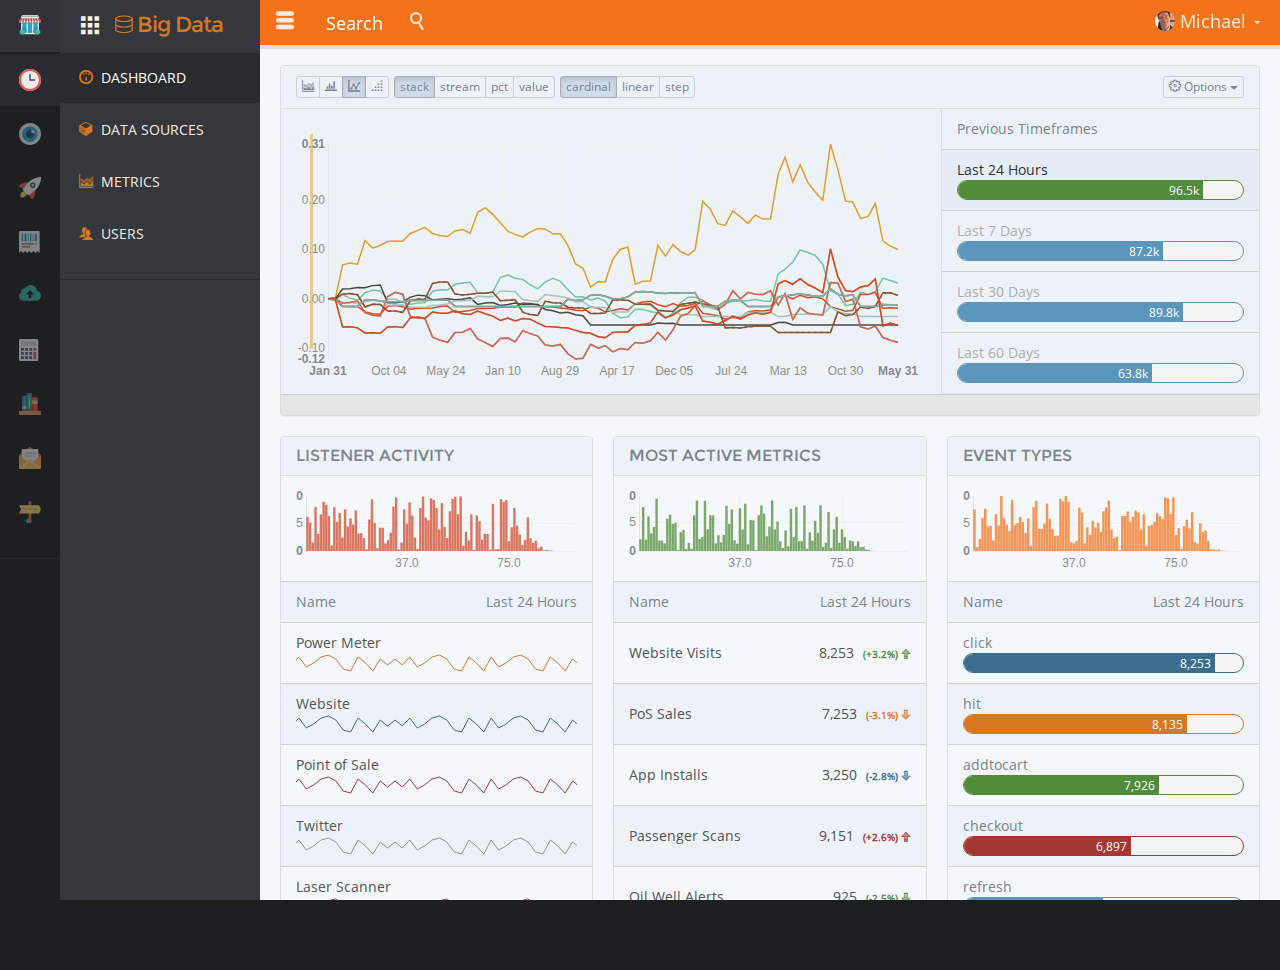
<file: realtime.html>
<!DOCTYPE html>
<html lang="en">
<head>
	<meta charset="utf-8">
	<meta name="viewport" content="width=device-width, initial-scale=1.0">
	<meta name="description" content="">
	<meta name="author" content="">
	<title>Big Data by Kyle Ledbetter</title>
	<link href="assets/css/application.css" rel="stylesheet">
	<!-- nvd3 -->
	<style>
		.chart svg {
		min-width: 100px;
		min-height: 100px;
		}
		svg.sparkline {
		width: 300px;
		height: 70px;
		font-size: 12px;
		margin-top: -6px;
		margin-left: -60px;
		}
		.nv-series-1 {
		stroke-dasharray: 3, 3;
		}
		.nvd3 .nv-axis path {
		stroke: #ddd !important;
		}
		.nvd3 .nv-axis line {
			stroke: #f2eeea !important;
		}
		.nvd3 .nv-axis .nv-axisMaxMin text {
		fill: #888 !important;
		}
		svg text {
		fill: #918f88 !important;
		}
		.panel-heading .select2-container {
		margin-right: -8px;
		margin-top: -5px;
		}
		/*
		.nv-legendWrap {
			-moz-transform:translate(-58px, -58px);
			-webkit-transform:translate(-58px, -58px);
			transform:translate(-58px, -58px);
		}
		*/
		#chart1 .nv-wrap {
			-moz-transform:translate(16px , 10px) !important;
			-webkit-transform:translate(16px , 10px) !important;
			transform:translate(16px , 10px) !important;
		}
		@media (max-width: 1063px) {
			#chart1 .nv-legendWrap {
				-moz-transform:translate(0 , 500%) !important;
				-webkit-transform:translate(0 , 500%) !important;
				transform:translate(0 , 500%) !important;
			}
		}
		@media (min-width: 1064px) and (max-width: 1677px) {
			#chart1 .nv-legendWrap {
				-moz-transform:translate(0 , 796%) !important;
				-webkit-transform:translate(0 , 796%) !important;
				transform:translate(0 , 796%) !important;
			}
		}
		@media (min-width: 1678px) {
			#chart1 .nv-legendWrap {
				-moz-transform:translate(0 , 2140%) !important;
				-webkit-transform:translate(0 , 2140%) !important;
				transform:translate(0 , 2140%) !important;
			}
		}
		.nv-indexLine {
			fill: #e19e2e !important;
		}
	</style>
	<!-- HTML5 shim and Respond.js IE8 support of HTML5 elements and media queries -->
	<!--[if lt IE 9]>
	<script src="assets/js/html5shiv.js"></script>
	<script src="assets/js/respond/respond.min.js"></script>
	<![endif]-->
	<link rel="apple-touch-icon-precomposed" sizes="144x144" href="assets/ico/apple-touch-icon-144-precomposed.png">
	<link rel="apple-touch-icon-precomposed" sizes="114x114" href="assets/ico/apple-touch-icon-114-precomposed.png">
	<link rel="apple-touch-icon-precomposed" sizes="72x72" href="assets/ico/apple-touch-icon-72-precomposed.png">
	<link rel="apple-touch-icon-precomposed" href="assets/ico/apple-touch-icon-57-precomposed.png">
	<link href="assets/ico/favicon.png" rel="shortcut icon" type="image/x-icon" />
	<script src="assets/js/modernizr.custom.js"></script>
</head>
<body class="no-touch">
	<header class="header header-primary header-sidebar header-appbar">
		<a class="sidebar-toggle pull-left btn btn-lg btn-none"><span aria-hidden="true" class="icon-menu-3"></span></a>
		<div class="dropdown pull-right">
			<a data-toggle="dropdown" href="#" class="btn btn-lg btn-none"><img class="img-circle" src="assets/images/avatars/michael_128.jpg" width="20" alt="..."> Michael <span aria-hidden="true" class="icon-arrow-down-2 text-sm"></span></a>
			<ul class="dropdown-menu" role="menu" aria-labelledby="dLabel">
				<li><a href="#">View Profile</a></li>
				<li><a href="#">Edit Account</a></li>
				<li class="divider"></li>
				<li><a href="#">Sign Out</a></li>
			</ul>
		</div>
		<form>
			<input type="search" class="input-search input-lg pull-left" placeholder="Search"><a class="btn btn-lg btn-search pull-left"><span aria-hidden="true" class="icon-search"></span></a>
		</form>
	</header>
	<!-- begin content -->
	<div class="content content-sidebar content-appbar">
		<div class="row">
			<div class="col-sm-12">
				<div class="panel panel-default">
					<div class="panel-heading">
						<form id="side_panel">
							<div class="btn-toolbar">
								<div class="dropdown pull-right">
									<a href="#" class="btn btn-default btn-xs"><span aria-hidden="true" class="icon-cog"></span> Options <span aria-hidden="true" class="caret"></span></a>
								</div>
								<div class="btn-group" data-toggle="buttons">
									<label class="btn btn-default btn-xs" for="area">
										<input type="radio" name="renderer" id="area" value="area"> <span aria-hidden="true" class="icon-chart"></span>
									</label>
									<label class="btn btn-default btn-xs" for="bar">
										<input type="radio" name="renderer" id="bar" value="bar"> <span aria-hidden="true" class="icon-bars"></span>
									</label>
									<label class="btn btn-default btn-xs active" for="line">
										<input type="radio" name="renderer" id="line" value="line" checked> <span aria-hidden="true" class="icon-stats"></span>
									</label>
									<label class="btn btn-default btn-xs" for="scatter">
										<input type="radio" name="renderer" id="scatter" value="scatterplot"> <span aria-hidden="true" class="icon-resize-2"></span>
									</label>
								</div>
								<div class="btn-group" data-toggle="buttons">
									<label class="btn btn-default btn-xs active" for="stack">
										<input type="radio" name="offset" id="stack" value="zero" checked> stack
									</label>
									<label class="btn btn-default btn-xs" for="stream">
										<input type="radio" name="offset" id="stream" value="wiggle"> stream
									</label>
									<label class="btn btn-default btn-xs" for="pct">
										<input type="radio" name="offset" id="pct" value="expand"> pct
									</label>
									<label class="btn btn-default btn-xs" for="value">
										<input type="radio" name="offset" id="value" value="value"> value
									</label>
								</div>
								<div class="btn-group" data-toggle="buttons">
									<label class="btn btn-default btn-xs active" for="cardinal">
										<input type="radio" name="interpolation" id="cardinal" value="zero" checked> cardinal
									</label>
									<label class="btn btn-default btn-xs" for="linear">
										<input type="radio" name="interpolation" id="linear" value="linear"> linear
									</label>
									<label class="btn btn-default btn-xs" for="step">
										<input type="radio" name="interpolation" id="step" value="step-after"> step
									</label>
								</div>
							</div>
						</form>
					</div>
					<div class="panel-body">
						<div class="row">
							<div class="col-md-8 col-sm-9 col-xs-12">
								<svg id="chart1" style="height: 255px; min-height: 150px; margin-top: 0px"></svg>
							</div>
							<div class="col-md-4 col-sm-3 hidden-xs">
								<div class="panel panel-default"  style="border-top:0;border-right:0;border-bottom:0;border-radius:0;margin: -15px -15px -15px 0">
								<div class="list-group push-bottom-none">
									<div class="list-group-item" style="border-top:0;">Previous Timeframes</div>
									<a href="#" class="list-group-item active">
										<div class="text-medium">Last 24 Hours</div>
										<div class="progress progress-success">
											<div class="progress-bar progress-bar-success" role="progressbar" aria-valuenow="86" aria-valuemin="0" aria-valuemax="100">
												<span class="pull-right">96.5k</span>
											</div>
										</div>
									</a>
									<a href="#" class="list-group-item">
										<div class="text-medium text-muted">Last 7 Days</div>
										<div class="progress progress-info-light">
											<div class="progress-bar progress-bar-info-light" role="progressbar" aria-valuenow="72" aria-valuemin="0" aria-valuemax="100">
												<span class="pull-right">87.2k</span>
											</div>
										</div>
									</a>
									<a href="#" class="list-group-item">
										<div class="text-medium text-muted">Last 30 Days</div>
										<div class="progress progress-info-light">
											<div class="progress-bar progress-bar-info-light" role="progressbar" aria-valuenow="79" aria-valuemin="0" aria-valuemax="100">
												<span class="pull-right">89.8k</span>
											</div>
										</div>
									</a>
									<a href="#" class="list-group-item">
										<div class="text-medium text-muted">Last 60 Days</div>
										<div class="progress progress-info-light">
											<div class="progress-bar progress-bar-info-light" role="progressbar" aria-valuenow="68" aria-valuemin="0" aria-valuemax="100">
												<span class="pull-right">63.8k</span>
											</div>
										</div>
									</a>
								</div>
								</div>
							</div>
						</div>
					</div>
					<div class="panel-footer">
						<div id="slider"></div>
					</div>
				</div>
			</div>
		</div>

		<div class="row">
			<!-- begin column -->
			<div class="col-sm-4">
				<div class="panel panel-default">
					<div class="panel-heading">
						<h3 class="panel-title">Listener Activity</h3>
					</div>
					<div class="list-group list-group-striped">
						<div class="list-group-item">
							<div class="chart-target-1"><svg style="height: 85px;"></svg></div>
						</div>
						<div class="list-group-item">
							<span class="pull-right">
								Last 24 Hours
							</span>
							Name
						</div>
						<a href="source.html" class="list-group-item">
							<div class="text-medium">Power Meter</div>
							<div id="graph1" class="aGraph sparkline sparkline-warning" style="width:100%; height:20px;"></div>
						</a>
						<a href="source.html" class="list-group-item">
							<div class="text-medium">Website</div>
							<div id="graph2" class="aGraph sparkline sparkline-info" style="width:100%; height:20px;"></div>
						</a>
						<a href="source.html" class="list-group-item">
							<div class="text-medium">Point of Sale</div>
							<div id="graph3" class="aGraph sparkline sparkline-danger" style="width:100%; height:20px;"></div>
						</a>
						<a href="source.html" class="list-group-item">
							<div class="text-medium">Twitter</div>
							<div id="graph4" class="aGraph sparkline sparkline-primary" style="width:100%; height:20px;"></div>
						</a>
						<a href="source.html" class="list-group-item">
							<div class="text-medium">Laser Scanner</div>
							<div id="graph5" class="aGraph sparkline sparkline-danger" style="width:100%; height:20px;"></div>
						</a>
					</div>
					<a href="sources.html" class="btn btn-primary btn-block text-center">View All</a>
				</div>
			</div>
			<!-- end column -->
			<!-- begin column -->
			<div class="col-sm-4">
				<div class="panel panel-default">
					<div class="panel-heading">
						<h3 class="panel-title">Most Active Metrics</h3>
					</div>
					<div class="list-group list-group-striped">
						<div class="list-group-item">
							<div class="chart-metric-1"><svg style="height: 85px;"></svg></div>
						</div>
						<div class="list-group-item">
							<div class="row">
								<div class="col-xs-6">
									Name
								</div>
								<div class="col-xs-6 text-right">
									Last 24 Hours
								</div>
							</div>
						</div>
						<a href="metric.html" class="list-group-item list-group-item-tall">
							<div class="row">
								<div class="col-xs-6">
									<span class="text-truncate">Website Visits</span>
								</div>
								<div class="col-xs-6 text-right">
									8,253
									<span class="text-success text-sm push-left-xs">
										(+3.2%) <span aria-hidden="true" class="icon-arrow-up-5"></span>
									</span>
								</div>
							</div>
						</a>
						<a href="metric.html" class="list-group-item list-group-item-tall">
							<div class="row">
								<div class="col-xs-6">
									<span class="text-truncate">PoS Sales</span>
								</div>
								<div class="col-xs-6 text-right">
									7,253
									<span class="text-warning text-sm push-left-xs">
										(-3.1%) <span aria-hidden="true" class="icon-arrow-bottom"></span>
									</span>
								</div>
							</div>
						</a>
						<a href="metric.html" class="list-group-item list-group-item-tall">
							<div class="row">
								<div class="col-xs-6">
									<span class="text-truncate">App Installs</span>
								</div>
								<div class="col-xs-6 text-right">
									3,250
									<span class="text-info text-sm push-left-xs">
										(-2.8%) <span aria-hidden="true" class="icon-arrow-bottom"></span>
									</span>
								</div>
							</div>
						</a>
						<a href="metric.html" class="list-group-item list-group-item-tall">
							<div class="row">
								<div class="col-xs-6">
									<span class="text-truncate">Passenger Scans</span>
								</div>
								<div class="col-xs-6 text-right">
									9,151
									<span class="text-danger text-sm push-left-xs">
										(+2.6%) <span aria-hidden="true" class="icon-arrow-up-5"></span>
									</span>
								</div>
							</div>
						</a>
						<a href="metric.html" class="list-group-item list-group-item-tall">
							<div class="row">
								<div class="col-xs-6">
									<span class="text-truncate">Oil Well Alerts</span>
								</div>
								<div class="col-xs-6 text-right">
									925
									<span class="text-success text-sm push-left-xs">
										(-2.5%) <span aria-hidden="true" class="icon-arrow-bottom"></span>
									</span>
								</div>
							</div>
						</a>
					</div>
					<a href="metrics.html" class="btn btn-primary btn-block text-center">View All</a>
				</div>
			</div>
			<!-- end column -->
			<!-- begin column -->
			<div class="col-sm-4">
				<div class="panel panel-default">
					<div class="panel-heading">
						<h3 class="panel-title">Event Types</h3>
					</div>
					<div class="list-group list-group-striped">
						<div class="list-group-item">
							<div class="chart-source-1"><svg style="height: 85px;"></svg></div>
						</div>
						<div class="list-group-item">
							<span class="pull-right">
								Last 24 Hours
							</span>
							Name
						</div>
						<div class="list-group-item">
							<div class="text-medium">click</div>
							<div class="progress progress-info">
								<div class="progress-bar progress-bar-info" role="progressbar" aria-valuenow="90" aria-valuemin="0" aria-valuemax="100">
									<span class="pull-right">8,253</span>
								</div>
							</div>
						</div>
						<div class="list-group-item">
							<div class="text-medium">hit</div>
							<div class="progress progress-warning">
								<div class="progress-bar progress-bar-warning" role="progressbar" aria-valuenow="80" aria-valuemin="0" aria-valuemax="100" >
									<span class="pull-right">8,135</span>
								</div>
							</div>
						</div>
						<div class="list-group-item">
							<div class="text-medium">addtocart</div>
							<div class="progress progress-success">
								<div class="progress-bar progress-bar-success" role="progressbar" aria-valuenow="70" aria-valuemin="0" aria-valuemax="100">
									<span class="pull-right">7,926</span>
								</div>
							</div>
						</div>
						<div class="list-group-item">
							<div class="text-medium">checkout</div>
							<div class="progress progress-danger">
								<div class="progress-bar progress-bar-danger" role="progressbar" aria-valuenow="60" aria-valuemin="0" aria-valuemax="100">
									<span class="pull-right">6,897</span>
								</div>
							</div>
						</div>
						<div class="list-group-item">
							<div class="text-medium">refresh</div>
							<div class="progress progress-info-light">
								<div class="progress-bar progress-bar-info-light" role="progressbar" aria-valuenow="50" aria-valuemin="0" aria-valuemax="100">
									<span class="pull-right">5,478</span>
								</div>
							</div>
						</div>
					</div>
					<a href="#" class="btn btn-primary btn-block text-center">View All</a>
				</div>
			</div>
			<!-- end column -->
		</div>
		<hr />
		<footer class="text-center text-sm text-muted">
			<p>&copy; 2014 Kyle Ledbetter, Inc.</p>
		</footer>
	</div>
	<!-- end content -->

	<!-- begin appbar -->
	<div class="appbar">
		<ul class="nav nav-stacked text-center">
			<li class="">
				<a href="index.html" data-toggle="tooltip" data-placement="bottom" title="App Store">
					<svg viewBox="0 0 32 32">
					<g filter="">
					<use xlink:href="#store"></use>
					</g>
					</svg>
				</a>
			</li>
			<li class="active">
				<a href="realtime.html" data-toggle="tooltip" data-placement="bottom" title="Realtime">
					<svg viewBox="0 0 32 32">
					<g filter="">
					<use xlink:href="#clock"></use>
					</g>
					</svg>
				</a>
			</li>
			<li class="">
				<a href="#" data-toggle="tooltip" data-placement="bottom" title="Insights">
					<svg viewBox="0 0 32 32">
					<g filter="">
					<use xlink:href="#eye"></use>
					</g>
					</svg>
				</a>
			</li>
			<li class="">
				<a href="#" data-toggle="tooltip" data-placement="bottom" title="App Launcher">
					<svg viewBox="0 0 32 32">
					<g filter="">
					<use xlink:href="#rocket"></use>
					</g>
					</svg>
				</a>
			</li>
			<li class="">
				<a href="#" data-toggle="tooltip" data-placement="bottom" title="Revenue">
					<svg viewBox="0 0 32 32">
					<g filter="">
					<use xlink:href="#bill"></use>
					</g>
					</svg>
				</a>
			</li>
			<li class="">
				<a href="#" data-toggle="tooltip" data-placement="bottom" title="File Repo">
					<svg viewBox="0 0 32 32">
					<g filter="">
					<use xlink:href="#cloud-up"></use>
					</g>
					</svg>
				</a>
			</li>
			<li class="">
				<a href="#" data-toggle="tooltip" data-placement="bottom" title="Cron Calculator">
					<svg viewBox="0 0 32 32">
					<g filter="">
					<use xlink:href="#calc"></use>
					</g>
					</svg>
				</a>
			</li>
			<li class="">
				<a href="#" data-toggle="tooltip" data-placement="bottom" title="Docs">
					<svg viewBox="0 0 32 32">
					<g filter="">
					<use xlink:href="#bookshelf"></use>
					</g>
					</svg>
				</a>
			</li>
			<li class="">
				<a href="#" data-toggle="tooltip" data-placement="bottom" title="Notification Center">
					<svg viewBox="0 0 32 32">
					<g filter="">
					<use xlink:href="#open-letter"></use>
					</g>
					</svg>
				</a>
			</li>
			<li class="">
				<a href="#" data-toggle="tooltip" data-placement="bottom" title="Web Manager">
					<svg viewBox="0 0 32 32">
					<g filter="">
					<use xlink:href="#www"></use>
					</g>
					</svg>
				</a>
			</li>
		</ul>
		<hr />
	</div>
	<!-- end appbar -->

	<!-- begin sidebar -->
	<div class="sidebar sidebar-appbar">
		<div class="sidebar-heading">
			<a class="appbar-toggle pull-left btn btn-lg btn-none"><span aria-hidden="true" class="icon-grid-3"></span></a>
			<a class="sidebar-brand" href="#">
				<span class="icon-database text-md"></span> 
				Big Data
			</a>
		</div>
		<ul class="nav nav-stacked">
			<li class="active"><a href="realtime.html"><span aria-hidden="true" class="icon-dashboard text-warning"></span> Dashboard</a></li>
			<li class=""><a href="sources.html"><span aria-hidden="true" class="icon-cube4 text-warning"></span> Data Sources</a></li>
			<li class=""><a href="metrics.html"><span aria-hidden="true" class="icon-chart text-warning"></span> Metrics</a></li>
			<li class=""><a href="users.html"><span aria-hidden="true" class="icon-users text-warning"></span> Users</a></li>
		</ul>
		<hr />
	</div>
	<!-- end sidebar -->

	<!-- begin aside -->
	<div class="aside">
		<div class="aside-heading">
			<a class="aside-toggle pull-left btn btn-none btn-lg"><span aria-hidden="true" class="icon-cancel-circle"></span></a>
			<form class="aside-form" role="search">
				<input type="text" class="form-control input-small" placeholder="Search">
			</form>
		</div>

		<ul class="nav nav-stacked">
			<li class="nav-heading">Tags</li>
		</ul>
		<ul class="tags">
			<li><a href="#" class="tag">task</a></li>
			<li><a href="#" class="tag">file</a></li>
			<li><a href="#" class="tag">event</a></li>
			<li><a href="#" class="tag">reminder</a></li>
			<li><a href="#" class="tag">html</a></li>
			<li><a href="#" class="tag">css</a></li>
			<li><a href="#" class="tag">javascript</a></li>
			<li><a href="#" class="tag">angular</a></li>
			<li><a href="#" class="tag">jade</a></li>
			<li><a href="#" class="tag">node</a></li>
			<li><a href="#" class="tag">express</a></li>
			<li><a href="#" class="tag">ruby</a></li>
			<li><a href="#" class="tag">rails</a></li>
			<li><a href="#" class="tag">product</a></li>
			<li><a href="#" class="tag">ux</a></li>
		</ul>
		<hr />
		<ul class="nav nav-stacked">
			<li class="nav-heading">Search Results</li>
			<li>
				<a href="metric.html">
					<div class="media">
						<span aria-hidden="true" class="icon-chart pull-left"></span>
						<div class="media-body">
							<div class="media-heading">Metric Name</div>
							<div class="media-text text-md">
								Cras sit amet nibh libero, in gravida nulla. Nulla vel metus scelerisque ante sollicitudin commodo. Cras purus odio, vestibulum in vulputate at, tempus viverra turpis.
							</div>
						</div>
					</div>
				</a>
			</li>
			<li>
				<a href="source.html">
					<div class="media">
						<span aria-hidden="true" class="icon-cube4 pull-left"></span>
						<div class="media-body">
							<div class="media-heading">Source Name</div>
							<div class="media-text text-md">
								Cras sit amet nibh libero, in gravida nulla. Nulla vel metus scelerisque ante sollicitudin commodo. Cras purus odio, vestibulum in vulputate at, tempus viverra turpis.
							</div>
						</div>
					</div>
				</a>
			</li>
			<li>
				<a href="metric.html">
					<div class="media">
						<span aria-hidden="true" class="icon-chart pull-left"></span>
						<div class="media-body">
							<div class="media-heading">Metric Name</div>
							<div class="media-text text-md">
								Cras sit amet nibh libero, in gravida nulla. Nulla vel metus scelerisque ante sollicitudin commodo. Cras purus odio, vestibulum in vulputate at, tempus viverra turpis.
							</div>
						</div>
					</div>
				</a>
			</li>
			<li>
				<a href="source.html">
					<div class="media">
						<span aria-hidden="true" class="icon-cube4 pull-left"></span>
						<div class="media-body">
							<div class="media-heading">Source Name</div>
							<div class="media-text text-md">
								Cras sit amet nibh libero, in gravida nulla. Nulla vel metus scelerisque ante sollicitudin commodo. Cras purus odio, vestibulum in vulputate at, tempus viverra turpis.
							</div>
						</div>
					</div>
				</a>
			</li>
		</ul>
	</div>
	<!-- end aside -->
	<!-- begin modal -->
	<div class="modal fade modal-chat-1">
		<div class="modal-dialog">
			<div class="modal-content">
				<div class="modal-header">
					<div class="media">
						<a class="pull-left" href="#">
							<img class="media-object img-circle" src="assets/images/avatars/tobias_128.jpg" alt="..." width="28">
						</a>
						<div class="media-body">
							<button type="button" class="close" data-dismiss="modal" aria-hidden="true">&times;</button>
							<h4>Tobias Funke</h4>
						</div>
					</div>
				</div>
				<div class="modal-body">
					<h5 class="text-large">Well, Michael, you really are quite the Cupid, aren’t you? I tell you, you can sink your arrow into my buttocks any time.</h5>
					<div class="text-muted">12:48 PM - 9/09/2013</div>
				</div>
			</div>
		</div>
	</div>
	<!-- end modal -->
	<script src="assets/js/jquery.js"></script>
	<script src="assets/js/bootstrap.min.js"></script>
	<script src="assets/js/application.js"></script>

	<script>
      var url ='assets/svg/icons.svg';
      var c=new XMLHttpRequest(); c.open('GET', url, false); c.setRequestHeader('Content-Type', 'text/xml'); c.send();
      document.body.insertBefore(c.responseXML.firstChild, document.body.firstChild)
    </script>

	<script src="assets/js/d3/d3.min.js"></script>
	<script src="assets/js/nvd3/nv.d3.min.js"></script>
	<script src="assets/js/nvd3/tooltip.js"></script>
	<script src="assets/js/nvd3/utils.js"></script>
	<script src="assets/js/nvd3/interactiveLayer.js"></script>
	<script src="assets/js/nvd3/models/legend.js"></script>
	<script src="assets/js/nvd3/models/axis.js"></script>
	<script src="assets/js/nvd3/models/scatter.js"></script>
	<script src="assets/js/nvd3/models/line.js"></script>

	<script>


	var histcatexplong = [
	  {
	    "key" : "Website" ,
	    "values" : [ [ 1138683600000 , 27.38478809681] , [ 1141102800000 , 27.371377218208] , [ 1143781200000 , 26.309915460827] , [ 1146369600000 , 26.425199957521] , [ 1149048000000 , 26.823411519395] , [ 1151640000000 , 23.850443591584] , [ 1154318400000 , 23.158355444054] , [ 1156996800000 , 22.998689393694] , [ 1159588800000 , 27.977128511299] , [ 1162270800000 , 29.073672469721] , [ 1164862800000 , 28.587640408904] , [ 1167541200000 , 22.788453687638] , [ 1170219600000 , 22.429199073597] , [ 1172638800000 , 22.324103271051] , [ 1175313600000 , 17.558388444186] , [ 1177905600000 , 16.769518096208] , [ 1180584000000 , 16.214738201302] , [ 1183176000000 , 18.729632971228] , [ 1185854400000 , 18.814523318848] , [ 1188532800000 , 19.789986451358] , [ 1191124800000 , 17.070049054933] , [ 1193803200000 , 16.121349575715] , [ 1196398800000 , 15.141659430091] , [ 1199077200000 , 17.175388025298] , [ 1201755600000 , 17.286592443521] , [ 1204261200000 , 16.323141626569] , [ 1206936000000 , 19.231263773952] , [ 1209528000000 , 18.446256391094] , [ 1212206400000 , 17.822632399764] , [ 1214798400000 , 15.539366475979] , [ 1217476800000 , 15.255131790216] , [ 1220155200000 , 15.660963922593] , [ 1222747200000 , 13.254482273697] , [ 1225425600000 , 11.920796202299] , [ 1228021200000 , 12.122809090925] , [ 1230699600000 , 15.691026271393] , [ 1233378000000 , 14.720881635107] , [ 1235797200000 , 15.387939360044] , [ 1238472000000 , 13.765436672229] , [ 1241064000000 , 14.6314458648] , [ 1243742400000 , 14.292446536221] , [ 1246334400000 , 16.170071367016] , [ 1249012800000 , 15.948135554337] , [ 1251691200000 , 16.612872685134] , [ 1254283200000 , 18.778338719091] , [ 1256961600000 , 16.75602606542] , [ 1259557200000 , 19.385804443147] , [ 1262235600000 , 22.950590240168] , [ 1264914000000 , 23.61159018141] , [ 1267333200000 , 25.708586989581] , [ 1270008000000 , 26.883915999885] , [ 1272600000000 , 25.893486687065] , [ 1275278400000 , 24.678914263176] , [ 1277870400000 , 25.937275793023] , [ 1280548800000 , 29.46138169384] , [ 1283227200000 , 27.357322961862] , [ 1285819200000 , 29.057235285673] , [ 1288497600000 , 28.549434189386] , [ 1291093200000 , 28.506352379723] , [ 1293771600000 , 29.449241421597] , [ 1296450000000 , 25.796838168807] , [ 1298869200000 , 28.740145449189] , [ 1301544000000 , 22.091744141872] , [ 1304136000000 , 25.079662545409] , [ 1306814400000 , 23.674906973064] , [ 1309406400000 , 23.41800274293] , [ 1312084800000 , 23.243644138871] , [ 1314763200000 , 31.591854066817] , [ 1317355200000 , 31.497112374114] , [ 1320033600000 , 26.672380820431] , [ 1322629200000 , 27.297080015495] , [ 1325307600000 , 20.174315530051] , [ 1327986000000 , 19.631084213899] , [ 1330491600000 , 20.366462219462] , [ 1333166400000 , 17.429019937289] , [ 1335758400000 , 16.75543633539] , [ 1338436800000 , 16.182906906042]]
	  } ,
	  {
	    "key" : "Scanner" ,
	    "values" : [ [ 1138683600000 , 7.2800122043237] , [ 1141102800000 , 7.1187787503354] , [ 1143781200000 , 8.351887016482] , [ 1146369600000 , 8.4156698763993] , [ 1149048000000 , 8.1673298604231] , [ 1151640000000 , 5.5132447126042] , [ 1154318400000 , 6.1152537710599] , [ 1156996800000 , 6.076765091942] , [ 1159588800000 , 4.6304473798646] , [ 1162270800000 , 4.6301068469402] , [ 1164862800000 , 4.3466656309389] , [ 1167541200000 , 6.830104897003] , [ 1170219600000 , 7.241633040029] , [ 1172638800000 , 7.1432372054153] , [ 1175313600000 , 10.608942063374] , [ 1177905600000 , 10.914964549494] , [ 1180584000000 , 10.933223880565] , [ 1183176000000 , 8.3457524851265] , [ 1185854400000 , 8.1078413081882] , [ 1188532800000 , 8.2697185922474] , [ 1191124800000 , 8.4742436475968] , [ 1193803200000 , 8.4994601179319] , [ 1196398800000 , 8.7387319683243] , [ 1199077200000 , 6.8829183612895] , [ 1201755600000 , 6.984133637885] , [ 1204261200000 , 7.0860136043287] , [ 1206936000000 , 4.3961787956053] , [ 1209528000000 , 3.8699674365231] , [ 1212206400000 , 3.6928925238305] , [ 1214798400000 , 6.7571718894253] , [ 1217476800000 , 6.4367313362344] , [ 1220155200000 , 6.4048441521454] , [ 1222747200000 , 5.4643833239669] , [ 1225425600000 , 5.3150786833374] , [ 1228021200000 , 5.3011272612576] , [ 1230699600000 , 4.1203601430809] , [ 1233378000000 , 4.0881783200525] , [ 1235797200000 , 4.1928665957189] , [ 1238472000000 , 7.0249415663205] , [ 1241064000000 , 7.006530880769] , [ 1243742400000 , 6.994835633224] , [ 1246334400000 , 6.1220222336254] , [ 1249012800000 , 6.1177436137653] , [ 1251691200000 , 6.1413396231981] , [ 1254283200000 , 4.8046006145874] , [ 1256961600000 , 4.6647600660544] , [ 1259557200000 , 4.544865006255] , [ 1262235600000 , 6.0488249316539] , [ 1264914000000 , 6.3188669540206] , [ 1267333200000 , 6.5873958262306] , [ 1270008000000 , 6.2281189839578] , [ 1272600000000 , 5.8948915746059] , [ 1275278400000 , 5.5967320482214] , [ 1277870400000 , 0.99784432084837] , [ 1280548800000 , 1.0950794175359] , [ 1283227200000 , 0.94479734407491] , [ 1285819200000 , 1.222093988688] , [ 1288497600000 , 1.335093106856] , [ 1291093200000 , 1.3302565104985] , [ 1293771600000 , 1.340824670897] , [ 1296450000000 , 0] , [ 1298869200000 , 0] , [ 1301544000000 , 0] , [ 1304136000000 , 0] , [ 1306814400000 , 0] , [ 1309406400000 , 0] , [ 1312084800000 , 0] , [ 1314763200000 , 0] , [ 1317355200000 , 4.4583692315] , [ 1320033600000 , 3.6493043348059] , [ 1322629200000 , 3.8610064091761] , [ 1325307600000 , 5.5144800685202] , [ 1327986000000 , 5.1750695220792] , [ 1330491600000 , 5.6710066952691] , [ 1333166400000 , 8.5658461590953] , [ 1335758400000 , 8.6135447714243] , [ 1338436800000 , 8.0231460925212]]
	  } ,
	  {
	    "key" : "iPhone App" ,
	    "values" : [ [ 1138683600000 , 1.544303464167] , [ 1141102800000 , 1.4387289432421] , [ 1143781200000 , 0] , [ 1146369600000 , 0] , [ 1149048000000 , 0] , [ 1151640000000 , 1.328626801128] , [ 1154318400000 , 1.2874050802627] , [ 1156996800000 , 1.0872743105593] , [ 1159588800000 , 0.96042562635813] , [ 1162270800000 , 0.93139372870616] , [ 1164862800000 , 0.94432167305385] , [ 1167541200000 , 1.277750166208] , [ 1170219600000 , 1.2204893886811] , [ 1172638800000 , 1.207489123122] , [ 1175313600000 , 1.2490651414113] , [ 1177905600000 , 1.2593129913052] , [ 1180584000000 , 1.373329808388] , [ 1183176000000 , 0] , [ 1185854400000 , 0] , [ 1188532800000 , 0] , [ 1191124800000 , 0] , [ 1193803200000 , 0] , [ 1196398800000 , 0] , [ 1199077200000 , 0] , [ 1201755600000 , 0] , [ 1204261200000 , 0] , [ 1206936000000 , 0] , [ 1209528000000 , 0] , [ 1212206400000 , 0] , [ 1214798400000 , 0] , [ 1217476800000 , 0] , [ 1220155200000 , 0] , [ 1222747200000 , 1.4516108933695] , [ 1225425600000 , 1.1856025268225] , [ 1228021200000 , 1.3430470355439] , [ 1230699600000 , 2.2752595354509] , [ 1233378000000 , 2.4031560010523] , [ 1235797200000 , 2.0822430731926] , [ 1238472000000 , 1.5640902826938] , [ 1241064000000 , 1.5812873972356] , [ 1243742400000 , 1.9462448548894] , [ 1246334400000 , 2.9464870223957] , [ 1249012800000 , 3.0744699383222] , [ 1251691200000 , 2.9422304628446] , [ 1254283200000 , 2.7503075599999] , [ 1256961600000 , 2.6506701800427] , [ 1259557200000 , 2.8005425319977] , [ 1262235600000 , 2.6816184971185] , [ 1264914000000 , 2.681206271327] , [ 1267333200000 , 2.8195488011259] , [ 1270008000000 , 0] , [ 1272600000000 , 0] , [ 1275278400000 , 0] , [ 1277870400000 , 1.0687057346382] , [ 1280548800000 , 1.2539400544134] , [ 1283227200000 , 1.1862969445955] , [ 1285819200000 , 0] , [ 1288497600000 , 0] , [ 1291093200000 , 0] , [ 1293771600000 , 0] , [ 1296450000000 , 1.941972859484] , [ 1298869200000 , 2.1142247697552] , [ 1301544000000 , 2.3788590206824] , [ 1304136000000 , 2.5337302877545] , [ 1306814400000 , 2.3163370395199] , [ 1309406400000 , 2.0645451843195] , [ 1312084800000 , 2.1004446672411] , [ 1314763200000 , 3.6301875804303] , [ 1317355200000 , 2.454204664652] , [ 1320033600000 , 2.196082370894] , [ 1322629200000 , 2.3358418255202] , [ 1325307600000 , 0] , [ 1327986000000 , 0] , [ 1330491600000 , 0] , [ 1333166400000 , 0.39001201038526] , [ 1335758400000 , 0.30945472725559] , [ 1338436800000 , 0.31062439305591]]
	  } ,
	  {
	    "key" : "iPad App" ,
	    "values" : [ [ 1138683600000 , 13.356778764352] , [ 1141102800000 , 13.611196863271] , [ 1143781200000 , 6.895903006119] , [ 1146369600000 , 6.9939633271352] , [ 1149048000000 , 6.7241510257675] , [ 1151640000000 , 5.5611293669516] , [ 1154318400000 , 5.6086488714041] , [ 1156996800000 , 5.4962849907033] , [ 1159588800000 , 6.9193153169279] , [ 1162270800000 , 7.0016334389777] , [ 1164862800000 , 6.7865422443273] , [ 1167541200000 , 9.0006454225383] , [ 1170219600000 , 9.2233916171431] , [ 1172638800000 , 8.8929316009479] , [ 1175313600000 , 10.345937520404] , [ 1177905600000 , 10.075914677026] , [ 1180584000000 , 10.089006188111] , [ 1183176000000 , 10.598330295008] , [ 1185854400000 , 9.968954653301] , [ 1188532800000 , 9.7740580198146] , [ 1191124800000 , 10.558483060626] , [ 1193803200000 , 9.9314651823603] , [ 1196398800000 , 9.3997715873769] , [ 1199077200000 , 8.4086493387262] , [ 1201755600000 , 8.9698309085926] , [ 1204261200000 , 8.2778357995396] , [ 1206936000000 , 8.8585045600123] , [ 1209528000000 , 8.7013756413322] , [ 1212206400000 , 7.7933605469443] , [ 1214798400000 , 7.0236183483064] , [ 1217476800000 , 6.9873088186829] , [ 1220155200000 , 6.8031713070097] , [ 1222747200000 , 6.6869531315723] , [ 1225425600000 , 6.138256993963] , [ 1228021200000 , 5.6434994016354] , [ 1230699600000 , 5.495220262512] , [ 1233378000000 , 4.6885326869846] , [ 1235797200000 , 4.4524349883438] , [ 1238472000000 , 5.6766520778185] , [ 1241064000000 , 5.7675774480752] , [ 1243742400000 , 5.7882863168337] , [ 1246334400000 , 7.2666010034924] , [ 1249012800000 , 7.519182132226] , [ 1251691200000 , 7.849651451445] , [ 1254283200000 , 10.383992037985] , [ 1256961600000 , 9.0653691861818] , [ 1259557200000 , 9.6705248324159] , [ 1262235600000 , 10.856380561349] , [ 1264914000000 , 11.27452370892] , [ 1267333200000 , 11.754156529088] , [ 1270008000000 , 8.2870811422456] , [ 1272600000000 , 8.0210264360699] , [ 1275278400000 , 7.5375074474865] , [ 1277870400000 , 8.3419527338039] , [ 1280548800000 , 9.4197471818443] , [ 1283227200000 , 8.7321733185797] , [ 1285819200000 , 9.6627062648126] , [ 1288497600000 , 10.187962234549] , [ 1291093200000 , 9.8144201733476] , [ 1293771600000 , 10.275723361713] , [ 1296450000000 , 16.796066079353] , [ 1298869200000 , 17.543254984075] , [ 1301544000000 , 16.673660675084] , [ 1304136000000 , 17.963944353609] , [ 1306814400000 , 16.637740867211] , [ 1309406400000 , 15.84857094609] , [ 1312084800000 , 14.767303362182] , [ 1314763200000 , 24.778452182432] , [ 1317355200000 , 18.370353229999] , [ 1320033600000 , 15.2531374291] , [ 1322629200000 , 14.989600840649] , [ 1325307600000 , 16.052539160125] , [ 1327986000000 , 16.424390322793] , [ 1330491600000 , 17.884020741105] , [ 1333166400000 , 7.1424929577921] , [ 1335758400000 , 7.8076213051482] , [ 1338436800000 , 7.2462684949232]]
	  } ,
	  {
	    "key" : "Android App" ,
	    "values" : [ [ 1138683600000 , 14.212410956029] , [ 1141102800000 , 13.973193618249] , [ 1143781200000 , 15.218233920665] , [ 1146369600000 , 14.38210972745] , [ 1149048000000 , 13.894310878491] , [ 1151640000000 , 15.593086090032] , [ 1154318400000 , 16.244839695188] , [ 1156996800000 , 16.017088850646] , [ 1159588800000 , 14.183951830055] , [ 1162270800000 , 14.148523245697] , [ 1164862800000 , 13.424326059972] , [ 1167541200000 , 12.974450435753] , [ 1170219600000 , 13.23247041802] , [ 1172638800000 , 13.318762655574] , [ 1175313600000 , 15.961407746104] , [ 1177905600000 , 16.287714639805] , [ 1180584000000 , 16.246590583889] , [ 1183176000000 , 17.564505594809] , [ 1185854400000 , 17.872725373165] , [ 1188532800000 , 18.018998508757] , [ 1191124800000 , 15.584518016603] , [ 1193803200000 , 15.480850647181] , [ 1196398800000 , 15.699120036984] , [ 1199077200000 , 19.184281817226] , [ 1201755600000 , 19.691226605207] , [ 1204261200000 , 18.982314051295] , [ 1206936000000 , 18.707820309008] , [ 1209528000000 , 17.459630929761] , [ 1212206400000 , 16.500616076782] , [ 1214798400000 , 18.086324003979] , [ 1217476800000 , 18.929464156258] , [ 1220155200000 , 18.233728682084] , [ 1222747200000 , 16.315776297325] , [ 1225425600000 , 14.63289219025] , [ 1228021200000 , 14.667835024478] , [ 1230699600000 , 13.946993947308] , [ 1233378000000 , 14.394304684397] , [ 1235797200000 , 13.724462792967] , [ 1238472000000 , 10.930879035806] , [ 1241064000000 , 9.8339915513708] , [ 1243742400000 , 10.053858541872] , [ 1246334400000 , 11.786998438287] , [ 1249012800000 , 11.780994901769] , [ 1251691200000 , 11.305889670276] , [ 1254283200000 , 10.918452290083] , [ 1256961600000 , 9.6811395055706] , [ 1259557200000 , 10.971529744038] , [ 1262235600000 , 13.330210480209] , [ 1264914000000 , 14.592637568961] , [ 1267333200000 , 14.605329141157] , [ 1270008000000 , 13.936853794037] , [ 1272600000000 , 12.189480759072] , [ 1275278400000 , 11.676151385046] , [ 1277870400000 , 13.058852800017] , [ 1280548800000 , 13.62891543203] , [ 1283227200000 , 13.811107569918] , [ 1285819200000 , 13.786494560787] , [ 1288497600000 , 14.04516285753] , [ 1291093200000 , 13.697412447288] , [ 1293771600000 , 13.677681376221] , [ 1296450000000 , 19.961511864531] , [ 1298869200000 , 21.049198298158] , [ 1301544000000 , 22.687631094008] , [ 1304136000000 , 25.469010617433] , [ 1306814400000 , 24.883799437121] , [ 1309406400000 , 24.203843814248] , [ 1312084800000 , 22.138760964038] , [ 1314763200000 , 16.034636966228] , [ 1317355200000 , 15.394958944556] , [ 1320033600000 , 12.625642461969] , [ 1322629200000 , 12.973735699739] , [ 1325307600000 , 15.786018336149] , [ 1327986000000 , 15.227368020134] , [ 1330491600000 , 15.899752650734] , [ 1333166400000 , 18.994731295388] , [ 1335758400000 , 18.450055817702] , [ 1338436800000 , 17.863719889669]]
	  } ,
	  {
	    "key" : "Point of Sale" ,
	    "values" : [ [ 1138683600000 , 7.1590087090398] , [ 1141102800000 , 7.1297210970108] , [ 1143781200000 , 5.5774588290586] , [ 1146369600000 , 5.4977254491156] , [ 1149048000000 , 5.5138153113634] , [ 1151640000000 , 4.3198084032122] , [ 1154318400000 , 3.9179295839125] , [ 1156996800000 , 3.8110093051479] , [ 1159588800000 , 5.5629020916939] , [ 1162270800000 , 5.7241673711336] , [ 1164862800000 , 5.4715049695004] , [ 1167541200000 , 4.9193763571618] , [ 1170219600000 , 5.136053947247] , [ 1172638800000 , 5.1327258759766] , [ 1175313600000 , 5.1888943925082] , [ 1177905600000 , 5.5191481293345] , [ 1180584000000 , 5.6093625614921] , [ 1183176000000 , 4.2706312987397] , [ 1185854400000 , 4.4453235132117] , [ 1188532800000 , 4.6228003109761] , [ 1191124800000 , 5.0645764756954] , [ 1193803200000 , 5.0723447230959] , [ 1196398800000 , 5.1457765818846] , [ 1199077200000 , 5.4067851597282] , [ 1201755600000 , 5.472241916816] , [ 1204261200000 , 5.3742740389688] , [ 1206936000000 , 6.251751933664] , [ 1209528000000 , 6.1406852153472] , [ 1212206400000 , 5.8164385627465] , [ 1214798400000 , 5.4255846656171] , [ 1217476800000 , 5.3738499417204] , [ 1220155200000 , 5.1815627753979] , [ 1222747200000 , 5.0305983235349] , [ 1225425600000 , 4.6823058607165] , [ 1228021200000 , 4.5941481589093] , [ 1230699600000 , 5.4669598474575] , [ 1233378000000 , 5.1249037357] , [ 1235797200000 , 4.3504421250742] , [ 1238472000000 , 4.6260881026002] , [ 1241064000000 , 5.0140402458946] , [ 1243742400000 , 4.7458462454774] , [ 1246334400000 , 6.0437019654564] , [ 1249012800000 , 6.4595216249754] , [ 1251691200000 , 6.6420468254155] , [ 1254283200000 , 5.8927271960913] , [ 1256961600000 , 5.4712108838003] , [ 1259557200000 , 6.1220254207747] , [ 1262235600000 , 5.5385935169255] , [ 1264914000000 , 5.7383377612639] , [ 1267333200000 , 6.1715976730415] , [ 1270008000000 , 4.0102262681174] , [ 1272600000000 , 3.769389679692] , [ 1275278400000 , 3.5301571031152] , [ 1277870400000 , 2.7660252652526] , [ 1280548800000 , 3.1409983385775] , [ 1283227200000 , 3.0528024863055] , [ 1285819200000 , 4.3126123157971] , [ 1288497600000 , 4.594654041683] , [ 1291093200000 , 4.5424126126793] , [ 1293771600000 , 4.7790043987302] , [ 1296450000000 , 7.4969154058289] , [ 1298869200000 , 7.9424751557821] , [ 1301544000000 , 7.1560736250547] , [ 1304136000000 , 7.9478117337855] , [ 1306814400000 , 7.4109214848895] , [ 1309406400000 , 7.5966457641101] , [ 1312084800000 , 7.165754444071] , [ 1314763200000 , 5.4816702524302] , [ 1317355200000 , 4.9893656089584] , [ 1320033600000 , 4.498385105327] , [ 1322629200000 , 4.6776090358151] , [ 1325307600000 , 8.1350814368063] , [ 1327986000000 , 8.0732769990652] , [ 1330491600000 , 8.5602340387277] , [ 1333166400000 , 5.1293714074325] , [ 1335758400000 , 5.2586794619016] , [ 1338436800000 , 5.1100853569977]]
	  } ,
	  {
	    "key" : "Power Meter" ,
	    "values" : [ [ 1138683600000 , 13.242301508051] , [ 1141102800000 , 12.863536342042] , [ 1143781200000 , 21.034044171629] , [ 1146369600000 , 21.419084618803] , [ 1149048000000 , 21.142678863691] , [ 1151640000000 , 26.568489677529] , [ 1154318400000 , 24.839144939905] , [ 1156996800000 , 25.456187462167] , [ 1159588800000 , 26.350164502826] , [ 1162270800000 , 26.47833320519] , [ 1164862800000 , 26.425979547847] , [ 1167541200000 , 28.191461582256] , [ 1170219600000 , 28.930307448808] , [ 1172638800000 , 29.521413891117] , [ 1175313600000 , 28.188285966466] , [ 1177905600000 , 27.704619625832] , [ 1180584000000 , 27.490862424829] , [ 1183176000000 , 28.770679721286] , [ 1185854400000 , 29.060480671449] , [ 1188532800000 , 28.240998844973] , [ 1191124800000 , 33.004893194127] , [ 1193803200000 , 34.075180359928] , [ 1196398800000 , 32.548560664833] , [ 1199077200000 , 30.629727432728] , [ 1201755600000 , 28.642858788159] , [ 1204261200000 , 27.973575227842] , [ 1206936000000 , 27.393351882726] , [ 1209528000000 , 28.476095288523] , [ 1212206400000 , 29.29667866426] , [ 1214798400000 , 29.222333802896] , [ 1217476800000 , 28.092966093843] , [ 1220155200000 , 28.107159262922] , [ 1222747200000 , 25.482974832098] , [ 1225425600000 , 21.208115993834] , [ 1228021200000 , 20.295043095268] , [ 1230699600000 , 15.925754618401] , [ 1233378000000 , 17.162864628346] , [ 1235797200000 , 17.084345773174] , [ 1238472000000 , 22.246007102281] , [ 1241064000000 , 24.530543998509] , [ 1243742400000 , 25.084184918242] , [ 1246334400000 , 16.606166527358] , [ 1249012800000 , 17.239620011628] , [ 1251691200000 , 17.336739127379] , [ 1254283200000 , 25.478492475753] , [ 1256961600000 , 23.017152085245] , [ 1259557200000 , 25.617745423683] , [ 1262235600000 , 24.061133998642] , [ 1264914000000 , 23.223933318644] , [ 1267333200000 , 24.425887263937] , [ 1270008000000 , 35.501471156693] , [ 1272600000000 , 33.775013878676] , [ 1275278400000 , 30.417993630285] , [ 1277870400000 , 30.023598978467] , [ 1280548800000 , 33.327519522436] , [ 1283227200000 , 31.963388450371] , [ 1285819200000 , 30.498967232092] , [ 1288497600000 , 32.403696817912] , [ 1291093200000 , 31.47736071922] , [ 1293771600000 , 31.53259666241] , [ 1296450000000 , 41.760282761548] , [ 1298869200000 , 45.605771243237] , [ 1301544000000 , 39.986557966215] , [ 1304136000000 , 43.846330510051] , [ 1306814400000 , 39.857316881857] , [ 1309406400000 , 37.675127768208] , [ 1312084800000 , 35.775077970313] , [ 1314763200000 , 48.631009702577] , [ 1317355200000 , 42.830831754505] , [ 1320033600000 , 35.611502589362] , [ 1322629200000 , 35.320136981738] , [ 1325307600000 , 31.564136901516] , [ 1327986000000 , 32.074407502433] , [ 1330491600000 , 35.053013769976] , [ 1333166400000 , 26.434568573937] , [ 1335758400000 , 25.305617871002] , [ 1338436800000 , 24.520919418236]]
	  } ,
	  {
	    "key" : "Thermostat" ,
	    "values" : [ [ 1138683600000 , 5.5806167415681] , [ 1141102800000 , 5.4539047069985] , [ 1143781200000 , 7.6728842432362] , [ 1146369600000 , 7.719946716654] , [ 1149048000000 , 8.0144619912942] , [ 1151640000000 , 7.942223133434] , [ 1154318400000 , 8.3998279827444] , [ 1156996800000 , 8.532324572605] , [ 1159588800000 , 4.7324285199763] , [ 1162270800000 , 4.7402397487697] , [ 1164862800000 , 4.9042069355168] , [ 1167541200000 , 5.9583963430882] , [ 1170219600000 , 6.3693899239171] , [ 1172638800000 , 6.261153903813] , [ 1175313600000 , 5.3443942184584] , [ 1177905600000 , 5.4932111235361] , [ 1180584000000 , 5.5747393101109] , [ 1183176000000 , 5.3833633060013] , [ 1185854400000 , 5.5125898831832] , [ 1188532800000 , 5.8116112661327] , [ 1191124800000 , 4.3962296939996] , [ 1193803200000 , 4.6967663605521] , [ 1196398800000 , 4.7963004350914] , [ 1199077200000 , 4.1817985183351] , [ 1201755600000 , 4.3797643870182] , [ 1204261200000 , 4.6966642197965] , [ 1206936000000 , 4.3609995132565] , [ 1209528000000 , 4.4736290996496] , [ 1212206400000 , 4.3749762738128] , [ 1214798400000 , 3.3274661194507] , [ 1217476800000 , 3.0316184691337] , [ 1220155200000 , 2.5718140204728] , [ 1222747200000 , 2.7034994044603] , [ 1225425600000 , 2.2033786591364] , [ 1228021200000 , 1.9850621240805] , [ 1230699600000 , 0] , [ 1233378000000 , 0] , [ 1235797200000 , 0] , [ 1238472000000 , 0] , [ 1241064000000 , 0] , [ 1243742400000 , 0] , [ 1246334400000 , 0] , [ 1249012800000 , 0] , [ 1251691200000 , 0] , [ 1254283200000 , 0.44495950017788] , [ 1256961600000 , 0.33945469262483] , [ 1259557200000 , 0.38348269455195] , [ 1262235600000 , 0] , [ 1264914000000 , 0] , [ 1267333200000 , 0] , [ 1270008000000 , 0] , [ 1272600000000 , 0] , [ 1275278400000 , 0] , [ 1277870400000 , 0] , [ 1280548800000 , 0] , [ 1283227200000 , 0] , [ 1285819200000 , 0] , [ 1288497600000 , 0] , [ 1291093200000 , 0] , [ 1293771600000 , 0] , [ 1296450000000 , 0.52216435716176] , [ 1298869200000 , 0.59275786698454] , [ 1301544000000 , 0] , [ 1304136000000 , 0] , [ 1306814400000 , 0] , [ 1309406400000 , 0] , [ 1312084800000 , 0] , [ 1314763200000 , 0] , [ 1317355200000 , 0] , [ 1320033600000 , 0] , [ 1322629200000 , 0] , [ 1325307600000 , 0] , [ 1327986000000 , 0] , [ 1330491600000 , 0] , [ 1333166400000 , 0] , [ 1335758400000 , 0] , [ 1338436800000 , 0]]
	  } ,
	  {
	    "key" : "3D Printer" ,
	    "values" : [ [ 1138683600000 , 3.7056975170243] , [ 1141102800000 , 3.7561118692318] , [ 1143781200000 , 2.861913700854] , [ 1146369600000 , 2.9933744103381] , [ 1149048000000 , 2.7127537218463] , [ 1151640000000 , 3.1195497076283] , [ 1154318400000 , 3.4066964004508] , [ 1156996800000 , 3.3754571113569] , [ 1159588800000 , 2.2965579982924] , [ 1162270800000 , 2.4486818633018] , [ 1164862800000 , 2.4002308848517] , [ 1167541200000 , 1.9649579750349] , [ 1170219600000 , 1.9385263638056] , [ 1172638800000 , 1.9128975336387] , [ 1175313600000 , 2.3412869836298] , [ 1177905600000 , 2.4337870351445] , [ 1180584000000 , 2.62179703171] , [ 1183176000000 , 3.2642864957929] , [ 1185854400000 , 3.3200396223709] , [ 1188532800000 , 3.3934212707572] , [ 1191124800000 , 4.2822327088179] , [ 1193803200000 , 4.1474964228541] , [ 1196398800000 , 4.1477082879801] , [ 1199077200000 , 5.2947122916128] , [ 1201755600000 , 5.2919843508028] , [ 1204261200000 , 5.1989783050309] , [ 1206936000000 , 3.5603057673513] , [ 1209528000000 , 3.3009087690692] , [ 1212206400000 , 3.1784852603792] , [ 1214798400000 , 4.5889503538868] , [ 1217476800000 , 4.401779617494] , [ 1220155200000 , 4.2208301828278] , [ 1222747200000 , 3.89396671475] , [ 1225425600000 , 3.0423832241354] , [ 1228021200000 , 3.135520611578] , [ 1230699600000 , 1.9631418164089] , [ 1233378000000 , 1.8963543874958] , [ 1235797200000 , 1.8266636017025] , [ 1238472000000 , 0.93136635895188] , [ 1241064000000 , 0.92737801918888] , [ 1243742400000 , 0.97591889805002] , [ 1246334400000 , 2.6841193805515] , [ 1249012800000 , 2.5664341140531] , [ 1251691200000 , 2.3887523699873] , [ 1254283200000 , 1.1737801663681] , [ 1256961600000 , 1.0953582317281] , [ 1259557200000 , 1.2495674976653] , [ 1262235600000 , 0.36607452464754] , [ 1264914000000 , 0.3548719047291] , [ 1267333200000 , 0.36769242398939] , [ 1270008000000 , 0] , [ 1272600000000 , 0] , [ 1275278400000 , 0] , [ 1277870400000 , 0] , [ 1280548800000 , 0] , [ 1283227200000 , 0] , [ 1285819200000 , 0.85450741275337] , [ 1288497600000 , 0.91360317921637] , [ 1291093200000 , 0.89647678692269] , [ 1293771600000 , 0.87800687192639] , [ 1296450000000 , 0] , [ 1298869200000 , 0] , [ 1301544000000 , 0.43668720882994] , [ 1304136000000 , 0.4756523602692] , [ 1306814400000 , 0.46947368328469] , [ 1309406400000 , 0.45138896152316] , [ 1312084800000 , 0.43828726648117] , [ 1314763200000 , 2.0820861395316] , [ 1317355200000 , 0.9364411075395] , [ 1320033600000 , 0.60583907839773] , [ 1322629200000 , 0.61096950747437] , [ 1325307600000 , 0] , [ 1327986000000 , 0] , [ 1330491600000 , 0] , [ 1333166400000 , 0] , [ 1335758400000 , 0] , [ 1338436800000 , 0]]
	  },
	  {
	    "key" : "Weather Patterns" ,
	    "values" : [ [ 1138683600000 , 27.38478809681] , [ 1141102800000 , 27.371377218208] , [ 1143781200000 , 26.309915460827] , [ 1146369600000 , 26.425199957521] , [ 1149048000000 , 26.823411519395] , [ 1151640000000 , 23.850443591584] , [ 1154318400000 , 23.158355444054] , [ 1156996800000 , 22.998689393694] , [ 1159588800000 , 27.977128511299] , [ 1162270800000 , 29.073672469721] , [ 1164862800000 , 28.587640408904] , [ 1167541200000 , 22.788453687638] , [ 1170219600000 , 22.429199073597] , [ 1172638800000 , 22.324103271051] , [ 1175313600000 , 17.558388444186] , [ 1177905600000 , 16.769518096208] , [ 1180584000000 , 16.214738201302] , [ 1183176000000 , 18.729632971228] , [ 1185854400000 , 18.814523318848] , [ 1188532800000 , 19.789986451358] , [ 1191124800000 , 17.070049054933] , [ 1193803200000 , 16.121349575715] , [ 1196398800000 , 15.141659430091] , [ 1199077200000 , 17.175388025298] , [ 1201755600000 , 17.286592443521] , [ 1204261200000 , 16.323141626569] , [ 1206936000000 , 19.231263773952] , [ 1209528000000 , 18.446256391094] , [ 1212206400000 , 17.822632399764] , [ 1214798400000 , 15.539366475979] , [ 1217476800000 , 15.255131790216] , [ 1220155200000 , 15.660963922593] , [ 1222747200000 , 13.254482273697] , [ 1225425600000 , 11.920796202299] , [ 1228021200000 , 12.122809090925] , [ 1230699600000 , 15.691026271393] , [ 1233378000000 , 14.720881635107] , [ 1235797200000 , 15.387939360044] , [ 1238472000000 , 13.765436672229] , [ 1241064000000 , 14.6314458648] , [ 1243742400000 , 14.292446536221] , [ 1246334400000 , 16.170071367016] , [ 1249012800000 , 15.948135554337] , [ 1251691200000 , 16.612872685134] , [ 1254283200000 , 18.778338719091] , [ 1256961600000 , 16.75602606542] , [ 1259557200000 , 19.385804443147] , [ 1262235600000 , 22.950590240168] , [ 1264914000000 , 23.61159018141] , [ 1267333200000 , 25.708586989581] , [ 1270008000000 , 26.883915999885] , [ 1272600000000 , 25.893486687065] , [ 1275278400000 , 24.678914263176] , [ 1277870400000 , 25.937275793023] , [ 1280548800000 , 29.46138169384] , [ 1283227200000 , 27.357322961862] , [ 1285819200000 , 29.057235285673] , [ 1288497600000 , 28.549434189386] , [ 1291093200000 , 28.506352379723] , [ 1293771600000 , 29.449241421597] , [ 1296450000000 , 25.796838168807] , [ 1298869200000 , 28.740145449189] , [ 1301544000000 , 22.091744141872] , [ 1304136000000 , 25.079662545409] , [ 1306814400000 , 23.674906973064] , [ 1309406400000 , 23.41800274293] , [ 1312084800000 , 23.243644138871] , [ 1314763200000 , 31.591854066817] , [ 1317355200000 , 31.497112374114] , [ 1320033600000 , 26.672380820431] , [ 1322629200000 , 27.297080015495] , [ 1325307600000 , 20.174315530051] , [ 1327986000000 , 19.631084213899] , [ 1330491600000 , 20.366462219462] , [ 1333166400000 , 17.429019937289] , [ 1335758400000 , 16.75543633539] , [ 1338436800000 , 16.182906906042]]
	  } ,
	  {
	    "key" : "Stock Market" ,
	    "values" : [ [ 1138683600000 , 7.2800122043237] , [ 1141102800000 , 7.1187787503354] , [ 1143781200000 , 8.351887016482] , [ 1146369600000 , 8.4156698763993] , [ 1149048000000 , 8.1673298604231] , [ 1151640000000 , 5.5132447126042] , [ 1154318400000 , 6.1152537710599] , [ 1156996800000 , 6.076765091942] , [ 1159588800000 , 4.6304473798646] , [ 1162270800000 , 4.6301068469402] , [ 1164862800000 , 4.3466656309389] , [ 1167541200000 , 6.830104897003] , [ 1170219600000 , 7.241633040029] , [ 1172638800000 , 7.1432372054153] , [ 1175313600000 , 10.608942063374] , [ 1177905600000 , 10.914964549494] , [ 1180584000000 , 10.933223880565] , [ 1183176000000 , 8.3457524851265] , [ 1185854400000 , 8.1078413081882] , [ 1188532800000 , 8.2697185922474] , [ 1191124800000 , 8.4742436475968] , [ 1193803200000 , 8.4994601179319] , [ 1196398800000 , 8.7387319683243] , [ 1199077200000 , 6.8829183612895] , [ 1201755600000 , 6.984133637885] , [ 1204261200000 , 7.0860136043287] , [ 1206936000000 , 4.3961787956053] , [ 1209528000000 , 3.8699674365231] , [ 1212206400000 , 3.6928925238305] , [ 1214798400000 , 6.7571718894253] , [ 1217476800000 , 6.4367313362344] , [ 1220155200000 , 6.4048441521454] , [ 1222747200000 , 5.4643833239669] , [ 1225425600000 , 5.3150786833374] , [ 1228021200000 , 5.3011272612576] , [ 1230699600000 , 4.1203601430809] , [ 1233378000000 , 4.0881783200525] , [ 1235797200000 , 4.1928665957189] , [ 1238472000000 , 7.0249415663205] , [ 1241064000000 , 7.006530880769] , [ 1243742400000 , 6.994835633224] , [ 1246334400000 , 6.1220222336254] , [ 1249012800000 , 6.1177436137653] , [ 1251691200000 , 6.1413396231981] , [ 1254283200000 , 4.8046006145874] , [ 1256961600000 , 4.6647600660544] , [ 1259557200000 , 4.544865006255] , [ 1262235600000 , 6.0488249316539] , [ 1264914000000 , 6.3188669540206] , [ 1267333200000 , 6.5873958262306] , [ 1270008000000 , 6.2281189839578] , [ 1272600000000 , 5.8948915746059] , [ 1275278400000 , 5.5967320482214] , [ 1277870400000 , 0.99784432084837] , [ 1280548800000 , 1.0950794175359] , [ 1283227200000 , 0.94479734407491] , [ 1285819200000 , 1.222093988688] , [ 1288497600000 , 1.335093106856] , [ 1291093200000 , 1.3302565104985] , [ 1293771600000 , 1.340824670897] , [ 1296450000000 , 0] , [ 1298869200000 , 0] , [ 1301544000000 , 0] , [ 1304136000000 , 0] , [ 1306814400000 , 0] , [ 1309406400000 , 0] , [ 1312084800000 , 0] , [ 1314763200000 , 0] , [ 1317355200000 , 4.4583692315] , [ 1320033600000 , 3.6493043348059] , [ 1322629200000 , 3.8610064091761] , [ 1325307600000 , 5.5144800685202] , [ 1327986000000 , 5.1750695220792] , [ 1330491600000 , 5.6710066952691] , [ 1333166400000 , 8.5658461590953] , [ 1335758400000 , 8.6135447714243] , [ 1338436800000 , 8.0231460925212]]
	  } ,
	  {
	    "key" : "Twitter" ,
	    "values" : [ [ 1138683600000 , 1.544303464167] , [ 1141102800000 , 1.4387289432421] , [ 1143781200000 , 0] , [ 1146369600000 , 0] , [ 1149048000000 , 0] , [ 1151640000000 , 1.328626801128] , [ 1154318400000 , 1.2874050802627] , [ 1156996800000 , 1.0872743105593] , [ 1159588800000 , 0.96042562635813] , [ 1162270800000 , 0.93139372870616] , [ 1164862800000 , 0.94432167305385] , [ 1167541200000 , 1.277750166208] , [ 1170219600000 , 1.2204893886811] , [ 1172638800000 , 1.207489123122] , [ 1175313600000 , 1.2490651414113] , [ 1177905600000 , 1.2593129913052] , [ 1180584000000 , 1.373329808388] , [ 1183176000000 , 0] , [ 1185854400000 , 0] , [ 1188532800000 , 0] , [ 1191124800000 , 0] , [ 1193803200000 , 0] , [ 1196398800000 , 0] , [ 1199077200000 , 0] , [ 1201755600000 , 0] , [ 1204261200000 , 0] , [ 1206936000000 , 0] , [ 1209528000000 , 0] , [ 1212206400000 , 0] , [ 1214798400000 , 0] , [ 1217476800000 , 0] , [ 1220155200000 , 0] , [ 1222747200000 , 1.4516108933695] , [ 1225425600000 , 1.1856025268225] , [ 1228021200000 , 1.3430470355439] , [ 1230699600000 , 2.2752595354509] , [ 1233378000000 , 2.4031560010523] , [ 1235797200000 , 2.0822430731926] , [ 1238472000000 , 1.5640902826938] , [ 1241064000000 , 1.5812873972356] , [ 1243742400000 , 1.9462448548894] , [ 1246334400000 , 2.9464870223957] , [ 1249012800000 , 3.0744699383222] , [ 1251691200000 , 2.9422304628446] , [ 1254283200000 , 2.7503075599999] , [ 1256961600000 , 2.6506701800427] , [ 1259557200000 , 2.8005425319977] , [ 1262235600000 , 2.6816184971185] , [ 1264914000000 , 2.681206271327] , [ 1267333200000 , 2.8195488011259] , [ 1270008000000 , 0] , [ 1272600000000 , 0] , [ 1275278400000 , 0] , [ 1277870400000 , 1.0687057346382] , [ 1280548800000 , 1.2539400544134] , [ 1283227200000 , 1.1862969445955] , [ 1285819200000 , 0] , [ 1288497600000 , 0] , [ 1291093200000 , 0] , [ 1293771600000 , 0] , [ 1296450000000 , 1.941972859484] , [ 1298869200000 , 2.1142247697552] , [ 1301544000000 , 2.3788590206824] , [ 1304136000000 , 2.5337302877545] , [ 1306814400000 , 2.3163370395199] , [ 1309406400000 , 2.0645451843195] , [ 1312084800000 , 2.1004446672411] , [ 1314763200000 , 3.6301875804303] , [ 1317355200000 , 2.454204664652] , [ 1320033600000 , 2.196082370894] , [ 1322629200000 , 2.3358418255202] , [ 1325307600000 , 0] , [ 1327986000000 , 0] , [ 1330491600000 , 0] , [ 1333166400000 , 0.39001201038526] , [ 1335758400000 , 0.30945472725559] , [ 1338436800000 , 0.31062439305591]]
	  } ,
	  {
	    "key" : "Facebook" ,
	    "values" : [ [ 1138683600000 , 13.356778764352] , [ 1141102800000 , 13.611196863271] , [ 1143781200000 , 6.895903006119] , [ 1146369600000 , 6.9939633271352] , [ 1149048000000 , 6.7241510257675] , [ 1151640000000 , 5.5611293669516] , [ 1154318400000 , 5.6086488714041] , [ 1156996800000 , 5.4962849907033] , [ 1159588800000 , 6.9193153169279] , [ 1162270800000 , 7.0016334389777] , [ 1164862800000 , 6.7865422443273] , [ 1167541200000 , 9.0006454225383] , [ 1170219600000 , 9.2233916171431] , [ 1172638800000 , 8.8929316009479] , [ 1175313600000 , 10.345937520404] , [ 1177905600000 , 10.075914677026] , [ 1180584000000 , 10.089006188111] , [ 1183176000000 , 10.598330295008] , [ 1185854400000 , 9.968954653301] , [ 1188532800000 , 9.7740580198146] , [ 1191124800000 , 10.558483060626] , [ 1193803200000 , 9.9314651823603] , [ 1196398800000 , 9.3997715873769] , [ 1199077200000 , 8.4086493387262] , [ 1201755600000 , 8.9698309085926] , [ 1204261200000 , 8.2778357995396] , [ 1206936000000 , 8.8585045600123] , [ 1209528000000 , 8.7013756413322] , [ 1212206400000 , 7.7933605469443] , [ 1214798400000 , 7.0236183483064] , [ 1217476800000 , 6.9873088186829] , [ 1220155200000 , 6.8031713070097] , [ 1222747200000 , 6.6869531315723] , [ 1225425600000 , 6.138256993963] , [ 1228021200000 , 5.6434994016354] , [ 1230699600000 , 5.495220262512] , [ 1233378000000 , 4.6885326869846] , [ 1235797200000 , 4.4524349883438] , [ 1238472000000 , 5.6766520778185] , [ 1241064000000 , 5.7675774480752] , [ 1243742400000 , 5.7882863168337] , [ 1246334400000 , 7.2666010034924] , [ 1249012800000 , 7.519182132226] , [ 1251691200000 , 7.849651451445] , [ 1254283200000 , 10.383992037985] , [ 1256961600000 , 9.0653691861818] , [ 1259557200000 , 9.6705248324159] , [ 1262235600000 , 10.856380561349] , [ 1264914000000 , 11.27452370892] , [ 1267333200000 , 11.754156529088] , [ 1270008000000 , 8.2870811422456] , [ 1272600000000 , 8.0210264360699] , [ 1275278400000 , 7.5375074474865] , [ 1277870400000 , 8.3419527338039] , [ 1280548800000 , 9.4197471818443] , [ 1283227200000 , 8.7321733185797] , [ 1285819200000 , 9.6627062648126] , [ 1288497600000 , 10.187962234549] , [ 1291093200000 , 9.8144201733476] , [ 1293771600000 , 10.275723361713] , [ 1296450000000 , 16.796066079353] , [ 1298869200000 , 17.543254984075] , [ 1301544000000 , 16.673660675084] , [ 1304136000000 , 17.963944353609] , [ 1306814400000 , 16.637740867211] , [ 1309406400000 , 15.84857094609] , [ 1312084800000 , 14.767303362182] , [ 1314763200000 , 24.778452182432] , [ 1317355200000 , 18.370353229999] , [ 1320033600000 , 15.2531374291] , [ 1322629200000 , 14.989600840649] , [ 1325307600000 , 16.052539160125] , [ 1327986000000 , 16.424390322793] , [ 1330491600000 , 17.884020741105] , [ 1333166400000 , 7.1424929577921] , [ 1335758400000 , 7.8076213051482] , [ 1338436800000 , 7.2462684949232]]
	  }
	];




	/*
	.map(function(series) {
	  series.values = series.values.map(function(d) {
	    return { x: d[0], y: d[1] }
	  });
	  return series;
	});
	*/

	//an example of harmonizing colors between visualizations
	//observe that Consumer Discretionary and Consumer Staples have
	//been flipped in the second chart

	var myColors = ["#81B0A6", "#D1492C", "#764B24", "#E19B35", "#6FC6A3", "#D24A27", "#E29D2B", "#494844", "#9FC4BC", "#DA6346", "#825931"];
	d3.scale.myColors = function() {
	    return d3.scale.ordinal().range(myColors);
	};

	// var colors = d3.scale.category20c();
	// keyColor = function(d, i) {return colors(d.key)};

	var chart;
	nv.addGraph(function() {
		chart = nv.models.cumulativeLineChart()
			// .width(600).height(500)
			.margin({left: 35, bottom: 30, right: 20, top: 10})
			.useInteractiveGuideline(true)
			.x(function(d) { return d[0] })
			// .y(function(d) { return d[1] })
			.y(function(d) { return d[1]/100 })
			// .color(keyColor)
			.color(d3.scale.myColors().range())
			.showControls(false)
			.showLegend(false)
			//.clipEdge(true);

			.average(function(d) { return d.mean/100; })
			.transitionDuration(300)
			.clipVoronoi(false);

	// chart.stacked.scatter.clipVoronoi(false);

	  chart.xAxis
	      //.tickFormat(function(d) { return d3.time.format('%x')(new Date(d)) });
	      .tickFormat(function(d) { return d3.time.format('%b %d')(new Date(d)); })

	  chart.yAxis
	      .tickFormat(d3.format(',.2f'));


	  d3.select('#chart1')
	    .datum(histcatexplong)
	    .transition().duration(0)
	    .call(chart);

	 // d3.select(".nv-legendWrap")
	   // .attr("transform", "translate(-70,-80)");

	  nv.utils.windowResize(chart.update);

	  chart.dispatch.on('stateChange', function(e) { nv.log('New State:', JSON.stringify(e)); });

	  return chart;
	});


	</script>



	<script>
		// Wrapping in nv.addGraph allows for '0 timeout render', stores rendered charts in nv.graphs, and may do more in the future... it's NOT required
		var chart;

		nv.addGraph(function() {
		  chart = nv.models.lineChart()

		  .options({
		    margin: {left: 10, bottom: 20, right: 2, top: 10},
		    x: function(d,i) { return i},
		    showXAxis: true,
		    showYAxis: true,
		    transitionDuration: 250,
		    showLegend: false
		  })
		  ;


		  // chart sub-models (ie. xAxis, yAxis, etc) when accessed directly, return themselves, not the parent chart, so need to chain separately
		  chart.xAxis
		    .axisLabel("Time (s)")
		    .tickFormat(d3.format(',.1f'));

		  chart.yAxis
		    .axisLabel('Voltage (v)')
		    .tickFormat(d3.format(',.2f'));

		  d3.select('#chart4 svg')
		    .datum(sinAndCos())
		    .call(chart);

		  //TODO: Figure out a good way to do this automatically
		  nv.utils.windowResize(chart.update);
		  //nv.utils.windowResize(function() { d3.select('#chart1 svg').call(chart) });

		  chart.dispatch.on('stateChange', function(e) { nv.log('New State:', JSON.stringify(e)); });

		  return chart;
		});

		function sinAndCos() {
		  var sin = [],
		    cos = [],
		    rand = [],
		    rand2 = []
		    ;

		  for (var i = 0; i < 100; i++) {
		    sin.push({x: i, y: i % 10 == 5 ? null : Math.sin(i/10) }); //the nulls are to show how defined works
		    cos.push({x: i, y: .5 * Math.cos(i/10)});
		    rand.push({x:i, y: Math.random() / 10});
		    rand2.push({x: i, y: Math.cos(i/10) + Math.random() / 10 })
		  }

		  return [
		    {
		      values: rand,
		      key: "Source Name",
		      color: "rgb(49, 130, 189)"
		    }
		  ];
		}

	</script>

	<script>
		// Wrapping in nv.addGraph allows for '0 timeout render', stores rendered charts in nv.graphs, and may do more in the future... it's NOT required
		var chart;

		nv.addGraph(function() {
		  chart = nv.models.multiBarChart()

		  .options({
		    margin: {left: 10, bottom: 20, right: 2, top: 10},
		    x: function(d,i) { return i},
		    showXAxis: true,
		    showYAxis: true,
		    showControls: false,
		    transitionDuration: 250,
		    showLegend: false
		  })
		  ;


		  // chart sub-models (ie. xAxis, yAxis, etc) when accessed directly, return themselves, not the parent chart, so need to chain separately
		  chart.xAxis
		    .axisLabel("Time (s)")
		    .tickFormat(d3.format(',.1f'));

		  chart.yAxis
		    .axisLabel('Voltage (v)')
		    .tickFormat(d3.format(',.2f'));

		  d3.select('.chart-source-1 svg')
		    .datum(sinAndCos())
		    .call(chart);

		  d3.select('.chart-source-2 svg')
		    .datum(sinAndCos())
		    .call(chart);

		   d3.select('.chart-source-3 svg')
		     .datum(sinAndCos())
		     .call(chart);

		  //TODO: Figure out a good way to do this automatically
		  nv.utils.windowResize(chart.update);
		  //nv.utils.windowResize(function() { d3.select('#chart1 svg').call(chart) });

		  chart.dispatch.on('stateChange', function(e) { nv.log('New State:', JSON.stringify(e)); });

		  function sinAndCos() {
		    var sin = [],
		      cos = [],
		      rand = [],
		      rand2 = []
		      ;

		    for (var i = 0; i < 100; i++) {
		      sin.push({x: i, y: i % 10 == 5 ? null : Math.sin(i/10) }); //the nulls are to show how defined works
		      cos.push({x: i, y: .5 * Math.cos(i/10)});
		      rand.push({x:i, y: Math.random() / 10});
		      rand2.push({x: i, y: Math.cos(i/10) + Math.random() / 10 })
		    }

		    return [
		      {
		        values: rand,
		        key: "Type Name",
		        color: "#F4721A"
		      }
		    ];
		  }

		  return chart;
		});

	</script>

	<script>
		// Wrapping in nv.addGraph allows for '0 timeout render', stores rendered charts in nv.graphs, and may do more in the future... it's NOT required
		var chart;

		nv.addGraph(function() {
		  chart = nv.models.multiBarChart()

		  .options({
		    margin: {left: 10, bottom: 20, right: 2, top: 10},
		    x: function(d,i) { return i},
		    showXAxis: true,
		    showYAxis: true,
		    showControls: false,
		    transitionDuration: 250,
		    showLegend: false
		  })
		  ;


		  // chart sub-models (ie. xAxis, yAxis, etc) when accessed directly, return themselves, not the parent chart, so need to chain separately
		  chart.xAxis
		    .axisLabel("Time (s)")
		    .tickFormat(d3.format(',.1f'));

		  chart.yAxis
		    .axisLabel('Voltage (v)')
		    .tickFormat(d3.format(',.2f'));

		  d3.select('.chart-target-1 svg')
		    .datum(sinAndCos())
		    .call(chart);

		  d3.select('.chart-target-2 svg')
		    .datum(sinAndCos())
		    .call(chart);

		   d3.select('.chart-target-3 svg')
		     .datum(sinAndCos())
		     .call(chart);

		  //TODO: Figure out a good way to do this automatically
		  nv.utils.windowResize(chart.update);
		  //nv.utils.windowResize(function() { d3.select('#chart1 svg').call(chart) });

		  chart.dispatch.on('stateChange', function(e) { nv.log('New State:', JSON.stringify(e)); });

		  function sinAndCos() {
		    var sin = [],
		      cos = [],
		      rand = [],
		      rand2 = []
		      ;

		    for (var i = 0; i < 100; i++) {
		      sin.push({x: i, y: i % 10 == 5 ? null : Math.sin(i/10) }); //the nulls are to show how defined works
		      cos.push({x: i, y: .5 * Math.cos(i/10)});
		      rand.push({x:i, y: Math.random() / 10});
		      rand2.push({x: i, y: Math.cos(i/10) + Math.random() / 10 })
		    }

		    return [
		      {
		        values: rand,
		        key: "Souce Name",
		        color: "#d1492c"
		      }
		    ];
		  }

		  return chart;
		});

	</script>

	<script>
		// Wrapping in nv.addGraph allows for '0 timeout render', stores rendered charts in nv.graphs, and may do more in the future... it's NOT required
		var chart;

		nv.addGraph(function() {
		  chart = nv.models.multiBarChart()

		  .options({
		    margin: {left: 10, bottom: 20, right: 2, top: 10},
		    x: function(d,i) { return i},
		    showXAxis: true,
		    showYAxis: true,
		    showControls: false,
		    transitionDuration: 250,
		    showLegend: false
		  })
		  ;


		  // chart sub-models (ie. xAxis, yAxis, etc) when accessed directly, return themselves, not the parent chart, so need to chain separately
		  chart.xAxis
		    .axisLabel("Time (s)")
		    .tickFormat(d3.format(',.1f'));

		  chart.yAxis
		    .axisLabel('Voltage (v)')
		    .tickFormat(d3.format(',.2f'));

		  d3.select('.chart-metric-1 svg')
		    .datum(sinAndCos())
		    .call(chart);

		  d3.select('.chart-metric-2 svg')
		    .datum(sinAndCos())
		    .call(chart);

		   d3.select('.chart-metric-3 svg')
		     .datum(sinAndCos())
		     .call(chart);

		  //TODO: Figure out a good way to do this automatically
		  nv.utils.windowResize(chart.update);
		  //nv.utils.windowResize(function() { d3.select('#chart1 svg').call(chart) });

		  chart.dispatch.on('stateChange', function(e) { nv.log('New State:', JSON.stringify(e)); });

		  function sinAndCos() {
		    var sin = [],
		      cos = [],
		      rand = [],
		      rand2 = []
		      ;

		    for (var i = 0; i < 100; i++) {
		      sin.push({x: i, y: i % 10 == 5 ? null : Math.sin(i/10) }); //the nulls are to show how defined works
		      cos.push({x: i, y: .5 * Math.cos(i/10)});
		      rand.push({x:i, y: Math.random() / 10});
		      rand2.push({x: i, y: Math.cos(i/10) + Math.random() / 10 })
		    }

		    return [
		      {
		        values: rand,
		        key: "Metric Name",
		        color: "#518c3a"
		      }
		    ];
		  }

		  return chart;
		});



	</script>

	<script>
	/*
			{
				color: "#81B0A6",
				data: seriesData[0],
				name: 'Moscow'
			}, {
				color: "#D1492C",
				data: seriesData[1],
				name: 'Shanghai'
			}, {
				color: "#E19B35",
				data: seriesData[2],
				name: 'Amsterdam'
			}, {
				color: "#764B24",
				data: seriesData[3],
				name: 'Paris'
			}, {
				color: "#00807A",
				data: seriesData[4],
				name: 'Tokyo'
			}, {
				color: "#E65E2D",
				data: seriesData[5],
				name: 'London'
			}, {
				color: "#EEA800",
				data: seriesData[6],
				name: 'New York'
			}
	*/

	</script>

	<script>
		/* D3 realtime sparklines */
		function displayGraphExample(id, width, height, interpolation, animate, updateDelay, transitionDelay) {
			// create an SVG element inside the #graph div that fills 100% of the div
			var graph = d3.select(id).append("svg:svg").attr("width", "100%").attr("height", "100%");

			// create a simple data array that we'll plot with a line (this array represents only the Y values, X will just be the index location)
			var data = [3, 6, 2, 7, 5, 2, 1, 3, 8, 9, 2, 5, 9, 3, 6, 3, 6, 2, 7, 5, 2, 1, 3, 8, 9, 2, 5, 9, 2, 7, 5, 2, 1, 3, 8, 9, 2, 5, 9, 3, 6, 2, 7, 5, 2, 1, 3, 8, 9, 2, 9];

			// X scale will fit values from 0-10 within pixels 0-100
			var x = d3.scale.linear().domain([0, 48]).range([-5, width]); // starting point is -5 so the first value doesn't show and slides off the edge as part of the transition
			// Y scale will fit values from 0-10 within pixels 0-100
			var y = d3.scale.linear().domain([0, 10]).range([0, height]);

			// create a line object that represents the SVN line we're creating
			var line = d3.svg.line()
				// assign the X function to plot our line as we wish
				.x(function(d,i) {
					// verbose logging to show what's actually being done
					//console.log('Plotting X value for data point: ' + d + ' using index: ' + i + ' to be at: ' + x(i) + ' using our xScale.');
					// return the X coordinate where we want to plot this datapoint
					return x(i);
				})
				.y(function(d) {
					// verbose logging to show what's actually being done
					//console.log('Plotting Y value for data point: ' + d + ' to be at: ' + y(d) + " using our yScale.");
					// return the Y coordinate where we want to plot this datapoint
					return y(d);
				})
				.interpolate(interpolation)

				// display the line by appending an svg:path element with the data line we created above
				graph.append("svg:path").attr("d", line(data));
				// or it can be done like this
				//graph.selectAll("path").data([data]).enter().append("svg:path").attr("d", line);


				function redrawWithAnimation() {
					// update with animation
					graph.selectAll("path")
						.data([data]) // set the new data
						.attr("transform", "translate(" + x(1) + ")") // set the transform to the right by x(1) pixels (6 for the scale we've set) to hide the new value
						.attr("d", line) // apply the new data values ... but the new value is hidden at this point off the right of the canvas
						.transition() // start a transition to bring the new value into view
						.ease("linear")
						.duration(transitionDelay) // for this demo we want a continual slide so set this to the same as the setInterval amount below
						.attr("transform", "translate(" + x(0) + ")"); // animate a slide to the left back to x(0) pixels to reveal the new value

						/* thanks to 'barrym' for examples of transform: https://gist.github.com/1137131 */
				}

				function redrawWithoutAnimation() {
					// static update without animation
					graph.selectAll("path")
						.data([data]) // set the new data
						.attr("d", line); // apply the new data values
				}

				setInterval(function() {
				   var v = data.shift(); // remove the first element of the array
				   data.push(v); // add a new element to the array (we're just taking the number we just shifted off the front and appending to the end)
				   if(animate) {
					   redrawWithAnimation();
				   } else {
				   	   redrawWithoutAnimation();
				   }
				}, updateDelay);
			}

			displayGraphExample("#graph1", 350, 20, "linear", true, 1000, 1000);
			displayGraphExample("#graph2", 350, 20, "linear", true, 1000, 1000);
			displayGraphExample("#graph3", 350, 20, "linear", true, 1000, 1000);
			displayGraphExample("#graph4", 350, 20, "linear", true, 1000, 1000);
			displayGraphExample("#graph5", 350, 20, "linear", true, 1500, 750);
			displayGraphExample("#graph6", 350, 20, "linear", true, 1500, 750);
		</script>


</body>
</html>
</file>
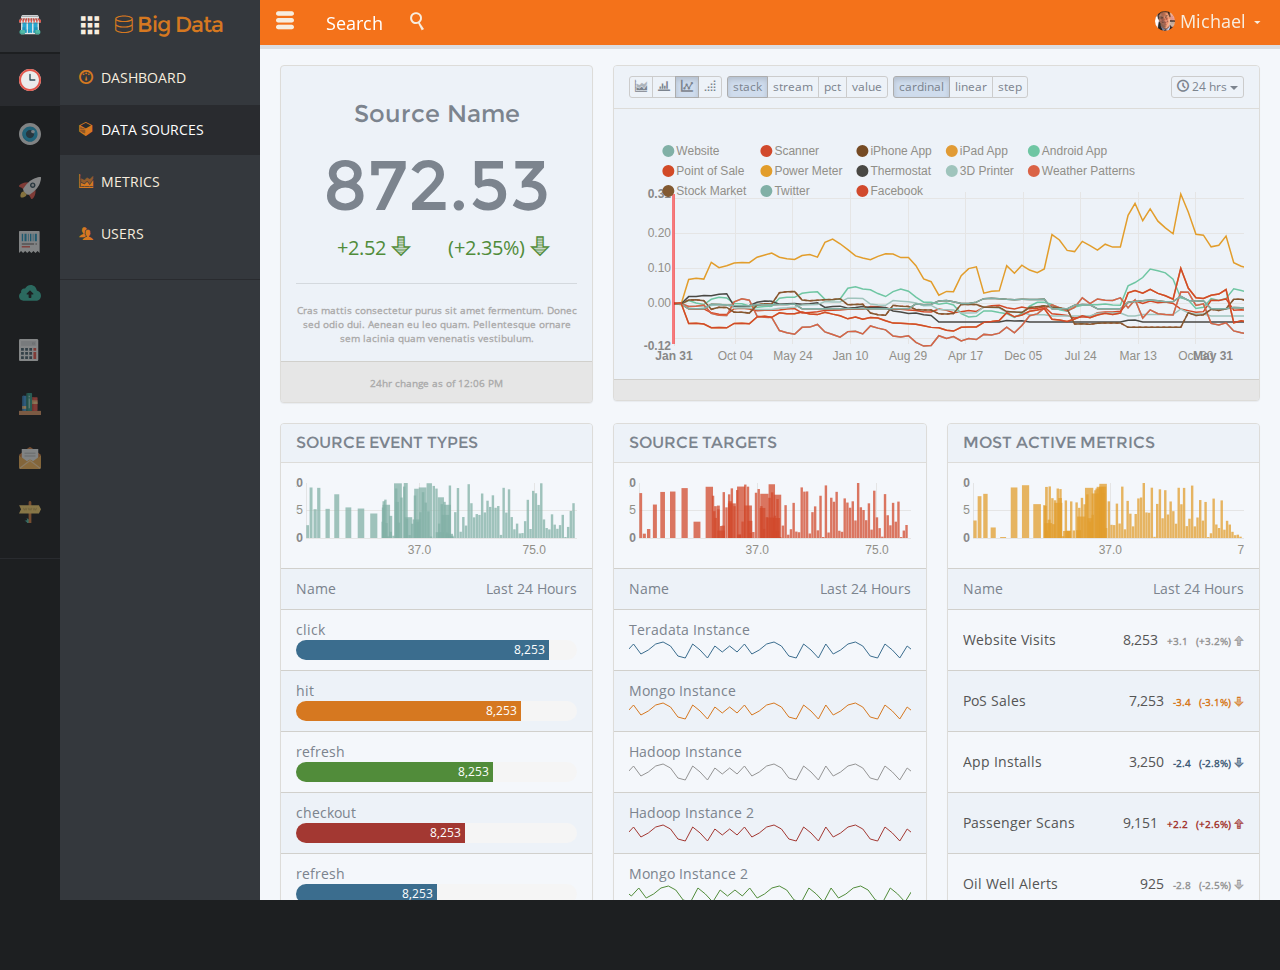
<file: source.html>
<!DOCTYPE html>
<html lang="en">
<head>
	<meta charset="utf-8">
	<meta name="viewport" content="width=device-width, initial-scale=1.0">
	<meta name="description" content="">
	<meta name="author" content="">
	<title>Big Data by Kyle Ledbetter</title>
	<link href="assets/css/application.css" rel="stylesheet">
	<!-- nvd3 -->
	<style>
		.chart svg {
		min-width: 100px;
		min-height: 100px;
		}
		svg.sparkline {
		width: 300px;
		height: 70px;
		font-size: 12px;
		margin-top: -6px;
		margin-left: -60px;
		}
		.nv-series-1 {
		stroke-dasharray: 3, 3;
		}
		.nvd3 .nv-axis path {
		stroke: #ddd !important;
		}
		.nvd3 .nv-axis .nv-axisMaxMin text {
		fill: #888 !important;
		}
		svg text {
		fill: #918f88 !important;
		}
		.panel-heading .select2-container {
		margin-right: -8px;
		margin-top: -5px;
		}
		.nv-legendWrap {
			-moz-transform:translate(-58px, -58px);
			-webkit-transform:translate(-58px, -58px);
			transform:translate(-58px, -58px);
		}
	</style>
	<!-- HTML5 shim and Respond.js IE8 support of HTML5 elements and media queries -->
	<!--[if lt IE 9]>
	<script src="assets/js/html5shiv.js"></script>
	<script src="assets/js/respond/respond.min.js"></script>
	<![endif]-->
	<link rel="apple-touch-icon-precomposed" sizes="144x144" href="assets/ico/apple-touch-icon-144-precomposed.png">
	<link rel="apple-touch-icon-precomposed" sizes="114x114" href="assets/ico/apple-touch-icon-114-precomposed.png">
	<link rel="apple-touch-icon-precomposed" sizes="72x72" href="assets/ico/apple-touch-icon-72-precomposed.png">
	<link rel="apple-touch-icon-precomposed" href="assets/ico/apple-touch-icon-57-precomposed.png">
	<link href="assets/ico/favicon.png" rel="shortcut icon" type="image/x-icon" />
	<script src="assets/js/modernizr.custom.js"></script>
</head>
<body class="no-touch">
	<header class="header header-primary header-sidebar header-appbar">
		<a class="sidebar-toggle pull-left btn btn-lg btn-none"><span aria-hidden="true" class="icon-menu-3"></span></a>
		<div class="dropdown pull-right">
			<a data-toggle="dropdown" href="#" class="btn btn-lg btn-none"><img class="img-circle" src="assets/images/avatars/michael_128.jpg" width="20" alt="..."> Michael <span aria-hidden="true" class="icon-arrow-down-2 text-sm"></span></a>
			<ul class="dropdown-menu" role="menu" aria-labelledby="dLabel">
				<li><a href="#">View Profile</a></li>
				<li><a href="#">Edit Account</a></li>
				<li class="divider"></li>
				<li><a href="#">Sign Out</a></li>
			</ul>
		</div>
		<form>
			<input type="search" class="input-search input-lg pull-left" placeholder="Search"><a class="btn btn-lg btn-search pull-left"><span aria-hidden="true" class="icon-search"></span></a>
		</form>
	</header>
	<!-- begin content -->
	<div class="content content-sidebar content-appbar">
		<div class="row">
			<div class="col-sm-4">
				<div class="panel panel-default">
					<div class="panel-body">
						<div class="text-center">
							<h3>Source Name</h3>
							<h1 style="font-size: 70px">872.53</h1>
							<div class="row" style="font-size: 20px">
								<div class="col-xs-1"></div>
								<div class="col-xs-5">
									<span class="text-success">
										+2.52 <span aria-hidden="true" class="icon-arrow-bottom"></span>
									</span>
								</div>
								<div class="col-xs-5">
									<span class="text-success">
										(+2.35%) <span aria-hidden="true" class="icon-arrow-bottom"></span>
									</span>
								</div>
								<div class="col-xs-1"></div>
							</div>
							<hr />
							<div class="text-sm text-muted">Cras mattis consectetur purus sit amet fermentum. Donec sed odio dui. Aenean eu leo quam. Pellentesque ornare sem lacinia quam venenatis vestibulum.</div>
						</div>
					</div>
					<div class="panel-footer text-center">
						<span class="text-muted text-sm">24hr change as of 12:06 PM</span>
					</div>
				</div>
			</div>
			<div class="col-sm-8">
				<div class="panel panel-default">
					<div class="panel-heading">
						<form id="side_panel">
							<div class="btn-toolbar">
								<div class="dropdown pull-right">
									<a href="#" class="btn btn-default btn-xs"><span aria-hidden="true" class="icon-clock"></span> 24 hrs <span aria-hidden="true" class="caret"></span></a>
								</div>
								<div class="btn-group" data-toggle="buttons">
									<label class="btn btn-default btn-xs" for="area">
										<input type="radio" name="renderer" id="area" value="area"> <span aria-hidden="true" class="icon-chart"></span>
									</label>
									<label class="btn btn-default btn-xs" for="bar">
										<input type="radio" name="renderer" id="bar" value="bar"> <span aria-hidden="true" class="icon-bars"></span>
									</label>
									<label class="btn btn-default btn-xs active" for="line">
										<input type="radio" name="renderer" id="line" value="line" checked> <span aria-hidden="true" class="icon-stats"></span>
									</label>
									<label class="btn btn-default btn-xs" for="scatter">
										<input type="radio" name="renderer" id="scatter" value="scatterplot"> <span aria-hidden="true" class="icon-resize-2"></span>
									</label>
								</div>
								<div class="btn-group" data-toggle="buttons">
									<label class="btn btn-default btn-xs active" for="stack">
										<input type="radio" name="offset" id="stack" value="zero" checked> stack
									</label>
									<label class="btn btn-default btn-xs" for="stream">
										<input type="radio" name="offset" id="stream" value="wiggle"> stream
									</label>
									<label class="btn btn-default btn-xs" for="pct">
										<input type="radio" name="offset" id="pct" value="expand"> pct
									</label>
									<label class="btn btn-default btn-xs" for="value">
										<input type="radio" name="offset" id="value" value="value"> value
									</label>
								</div>
								<div class="btn-group" data-toggle="buttons">
									<label class="btn btn-default btn-xs active" for="cardinal">
										<input type="radio" name="interpolation" id="cardinal" value="zero" checked> cardinal
									</label>
									<label class="btn btn-default btn-xs" for="linear">
										<input type="radio" name="interpolation" id="linear" value="linear"> linear
									</label>
									<label class="btn btn-default btn-xs" for="step">
										<input type="radio" name="interpolation" id="step" value="step-after"> step
									</label>
								</div>
							</div>
						</form>
					</div>
					<div class="panel-body">
						<svg id="chart1" style="height: 240px; min-height: 150px;"></svg>
					</div>
					<div class="panel-footer">
						<div id="slider"></div>
					</div>
				</div>
			</div>
		</div>

		<div class="row">
			<!-- begin column -->
			<div class="col-sm-4">
				<div class="panel panel-default">
					<div class="panel-heading">
						<h3 class="panel-title">Source Event Types</h3>
					</div>
					<div class="list-group list-group-striped">
						<div class="list-group-item">
							<div class="chart-source-1"><svg style="height: 85px;"></svg></div>
						</div>
						<div class="list-group-item">
							<span class="pull-right">
								Last 24 Hours
							</span>
							Name
						</div>
						<div class="list-group-item">
							<div class="text-medium">click</div>
							<div class="progress">
								<div class="progress-bar progress-bar-info" role="progressbar" aria-valuenow="90" aria-valuemin="0" aria-valuemax="100">
									<span class="pull-right">8,253</span>
								</div>
							</div>
						</div>
						<div class="list-group-item">
							<div class="text-medium">hit</div>
							<div class="progress">
								<div class="progress-bar progress-bar-warning" role="progressbar" aria-valuenow="80" aria-valuemin="0" aria-valuemax="100">
									<span class="pull-right">8,253</span>
								</div>
							</div>
						</div>
						<div class="list-group-item">
							<div class="text-medium">refresh</div>
							<div class="progress">
								<div class="progress-bar progress-bar-success" role="progressbar" aria-valuenow="70" aria-valuemin="0" aria-valuemax="100">
									<span class="pull-right">8,253</span>
								</div>
							</div>
						</div>
						<div class="list-group-item">
							<div class="text-medium">checkout</div>
							<div class="progress">
								<div class="progress-bar progress-bar-danger" role="progressbar" aria-valuenow="60" aria-valuemin="0" aria-valuemax="100">
									<span class="pull-right">8,253</span>
								</div>
							</div>
						</div>
						<div class="list-group-item">
							<div class="text-medium">refresh</div>
							<div class="progress">
								<div class="progress-bar progress-bar-info" role="progressbar" aria-valuenow="50" aria-valuemin="0" aria-valuemax="100">
									<span class="pull-right">8,253</span>
								</div>
							</div>
						</div>
					</div>
					<a href="#" class="btn btn-primary btn-block text-center">View All</a>
				</div>
			</div>
			<!-- end column -->
			<!-- begin column -->
			<div class="col-sm-4">
				<div class="panel panel-default">
					<div class="panel-heading">
						<h3 class="panel-title">Source Targets</h3>
					</div>
					<div class="list-group list-group-striped">
						<div class="list-group-item">
							<div class="chart-target-1"><svg style="height: 85px;"></svg></div>
						</div>
						<div class="list-group-item">
							<span class="pull-right">
								Last 24 Hours
							</span>
							Name
						</div>
						<div class="list-group-item">
							<div class="text-medium">Teradata Instance</div>
							<div id="graph1" class="aGraph sparkline sparkline-info" style="width:100%; height:20px;"></div>
						</div>
						<div class="list-group-item">
							<div class="text-medium">Mongo Instance</div>
							<div id="graph2" class="aGraph sparkline sparkline-warning" style="width:100%; height:20px;"></div>
						</div>
						<div class="list-group-item">
							<div class="text-medium">Hadoop Instance</div>
							<div id="graph3" class="aGraph sparkline sparkline-primary" style="width:100%; height:20px;"></div>
						</div>
						<div class="list-group-item">
							<div class="text-medium">Hadoop Instance 2</div>
							<div id="graph4" class="aGraph sparkline sparkline-danger" style="width:100%; height:20px;"></div>
						</div>
						<div class="list-group-item">
							<div class="text-medium">Mongo Instance 2</div>
							<div id="graph5" class="aGraph sparkline sparkline-success" style="width:100%; height:20px;"></div>
						</div>
					</div>
					<a href="#" class="btn btn-primary btn-block text-center">View All</a>
				</div>
			</div>
			<!-- end column -->
			<!-- begin column -->
			<div class="col-sm-4">
				<div class="panel panel-default">
					<div class="panel-heading">
						<h3 class="panel-title">Most Active Metrics</h3>
					</div>
					<div class="list-group list-group-striped">
						<div class="list-group-item">
							<div class="chart-metric-1"><svg style="height: 85px;"></svg></div>
						</div>
						<div class="list-group-item">
							<div class="row">
								<div class="col-xs-6">
									Name
								</div>
								<div class="col-xs-6 text-right">
									Last 24 Hours
								</div>
							</div>
						</div>
						<a href="metric.html" class="list-group-item list-group-item-tall">
							<div class="row">
								<div class="col-xs-6">
									<span class="text-truncate">Website Visits</span>
								</div>
								<div class="col-xs-6 text-right">
									8,253
									<span class="text-primary text-sm push-left-xs">
										+3.1
									</span>
									<span class="text-primary text-sm push-left-xs">
										(+3.2%) <span aria-hidden="true" class="icon-arrow-up-5"></span>
									</span>
								</div>
							</div>
						</a>
						<a href="metric.html" class="list-group-item list-group-item-tall">
							<div class="row">
								<div class="col-xs-6">
									<span class="text-truncate">PoS Sales</span>
								</div>
								<div class="col-xs-6 text-right">
									7,253
									<span class="text-warning text-sm push-left-xs">
										-3.4
									</span>
									<span class="text-warning text-sm push-left-xs">
										(-3.1%) <span aria-hidden="true" class="icon-arrow-bottom"></span>
									</span>
								</div>
							</div>
						</a>
						<a href="metric.html" class="list-group-item list-group-item-tall">
							<div class="row">
								<div class="col-xs-6">
									<span class="text-truncate">App Installs</span>
								</div>
								<div class="col-xs-6 text-right">
									3,250
									<span class="text-inverse text-sm push-left-xs">
										-2.4
									</span> 
									<span class="text-inverse text-sm push-left-xs">
										(-2.8%) <span aria-hidden="true" class="icon-arrow-bottom"></span>
									</span>
								</div>
							</div>
						</a>
						<a href="metric.html" class="list-group-item list-group-item-tall">
							<div class="row">
								<div class="col-xs-6">
									<span class="text-truncate">Passenger Scans</span>
								</div>
								<div class="col-xs-6 text-right">
									9,151
									<span class="text-danger text-sm push-left-xs">
										+2.2
									</span>
									<span class="text-danger text-sm push-left-xs">
										(+2.6%) <span aria-hidden="true" class="icon-arrow-up-5"></span>
									</span>
								</div>
							</div>
						</a>
						<a href="metric.html" class="list-group-item list-group-item-tall">
							<div class="row">
								<div class="col-xs-6">
									<span class="text-truncate">Oil Well Alerts</span>
								</div>
								<div class="col-xs-6 text-right">
									925
									<span class="text-primary text-sm push-left-xs">
										-2.8
									</span>
									<span class="text-primary text-sm push-left-xs">
										(-2.5%) <span aria-hidden="true" class="icon-arrow-bottom"></span>
									</span>
								</div>
							</div>
						</a>
					</div>
					<a href="metrics.html" class="btn btn-primary btn-block text-center">View All</a>
				</div>
			</div>
			<!-- end column -->
		</div>
		<hr />
		<footer class="text-center text-sm text-muted">
			<p>&copy; 2014 Kyle Ledbetter, Inc.</p>
		</footer>
	</div>
	<!-- end content -->

	<!-- begin appbar -->
	<div class="appbar">
		<ul class="nav nav-stacked text-center">
			<li class="">
				<a href="index.html" data-toggle="tooltip" data-placement="bottom" title="App Store">
					<svg viewBox="0 0 32 32">
					<g filter="">
					<use xlink:href="#store"></use>
					</g>
					</svg>
				</a>
			</li>
			<li class="active">
				<a href="realtime.html" data-toggle="tooltip" data-placement="bottom" title="Realtime">
					<svg viewBox="0 0 32 32">
					<g filter="">
					<use xlink:href="#clock"></use>
					</g>
					</svg>
				</a>
			</li>
			<li class="">
				<a href="#" data-toggle="tooltip" data-placement="bottom" title="Insights">
					<svg viewBox="0 0 32 32">
					<g filter="">
					<use xlink:href="#eye"></use>
					</g>
					</svg>
				</a>
			</li>
			<li class="">
				<a href="#" data-toggle="tooltip" data-placement="bottom" title="App Launcher">
					<svg viewBox="0 0 32 32">
					<g filter="">
					<use xlink:href="#rocket"></use>
					</g>
					</svg>
				</a>
			</li>
			<li class="">
				<a href="#" data-toggle="tooltip" data-placement="bottom" title="Revenue">
					<svg viewBox="0 0 32 32">
					<g filter="">
					<use xlink:href="#bill"></use>
					</g>
					</svg>
				</a>
			</li>
			<li class="">
				<a href="#" data-toggle="tooltip" data-placement="bottom" title="File Repo">
					<svg viewBox="0 0 32 32">
					<g filter="">
					<use xlink:href="#cloud-up"></use>
					</g>
					</svg>
				</a>
			</li>
			<li class="">
				<a href="#" data-toggle="tooltip" data-placement="bottom" title="Cron Calculator">
					<svg viewBox="0 0 32 32">
					<g filter="">
					<use xlink:href="#calc"></use>
					</g>
					</svg>
				</a>
			</li>
			<li class="">
				<a href="#" data-toggle="tooltip" data-placement="bottom" title="Docs">
					<svg viewBox="0 0 32 32">
					<g filter="">
					<use xlink:href="#bookshelf"></use>
					</g>
					</svg>
				</a>
			</li>
			<li class="">
				<a href="#" data-toggle="tooltip" data-placement="bottom" title="Notification Center">
					<svg viewBox="0 0 32 32">
					<g filter="">
					<use xlink:href="#open-letter"></use>
					</g>
					</svg>
				</a>
			</li>
			<li class="">
				<a href="#" data-toggle="tooltip" data-placement="bottom" title="Web Manager">
					<svg viewBox="0 0 32 32">
					<g filter="">
					<use xlink:href="#www"></use>
					</g>
					</svg>
				</a>
			</li>
		</ul>
		<hr />
	</div>
	<!-- end appbar -->

	<!-- begin sidebar -->
	<div class="sidebar sidebar-appbar">
		<div class="sidebar-heading">
			<a class="appbar-toggle pull-left btn btn-lg btn-none"><span aria-hidden="true" class="icon-grid-3"></span></a>
			<a class="sidebar-brand" href="#">
				<span class="icon-database text-md"></span> 
				Big Data
			</a>
		</div>
		<ul class="nav nav-stacked">
			<li class=""><a href="realtime.html"><span aria-hidden="true" class="icon-dashboard text-warning"></span> Dashboard</a></li>
			<li class="active"><a href="sources.html"><span aria-hidden="true" class="icon-cube4 text-warning"></span> Data Sources</a></li>
			<li class=""><a href="metrics.html"><span aria-hidden="true" class="icon-chart text-warning"></span> Metrics</a></li>
			<li class=""><a href="users.html"><span aria-hidden="true" class="icon-users text-warning"></span> Users</a></li>
		</ul>
		<hr />
	</div>
	<!-- end sidebar -->

	<!-- begin aside -->
	<div class="aside">
		<div class="aside-heading">
			<a class="aside-toggle pull-left btn btn-none btn-lg"><span aria-hidden="true" class="icon-cancel-circle"></span></a>
			<form class="aside-form" role="search">
				<input type="text" class="form-control input-small" placeholder="Search">
			</form>
		</div>

		<ul class="nav nav-stacked">
			<li class="nav-heading">Tags</li>
		</ul>
		<ul class="tags">
			<li><a href="#" class="tag">task</a></li>
			<li><a href="#" class="tag">file</a></li>
			<li><a href="#" class="tag">event</a></li>
			<li><a href="#" class="tag">reminder</a></li>
			<li><a href="#" class="tag">html</a></li>
			<li><a href="#" class="tag">css</a></li>
			<li><a href="#" class="tag">javascript</a></li>
			<li><a href="#" class="tag">angular</a></li>
			<li><a href="#" class="tag">jade</a></li>
			<li><a href="#" class="tag">node</a></li>
			<li><a href="#" class="tag">express</a></li>
			<li><a href="#" class="tag">ruby</a></li>
			<li><a href="#" class="tag">rails</a></li>
			<li><a href="#" class="tag">product</a></li>
			<li><a href="#" class="tag">ux</a></li>
		</ul>
		<hr />
		<ul class="nav nav-stacked">
			<li class="nav-heading">Search Results</li>
			<li>
				<a href="metric.html">
					<div class="media">
						<span aria-hidden="true" class="icon-chart pull-left"></span>
						<div class="media-body">
							<div class="media-heading">Metric Name</div>
							<div class="media-text text-md">
								Cras sit amet nibh libero, in gravida nulla. Nulla vel metus scelerisque ante sollicitudin commodo. Cras purus odio, vestibulum in vulputate at, tempus viverra turpis.
							</div>
						</div>
					</div>
				</a>
			</li>
			<li>
				<a href="source.html">
					<div class="media">
						<span aria-hidden="true" class="icon-cube4 pull-left"></span>
						<div class="media-body">
							<div class="media-heading">Source Name</div>
							<div class="media-text text-md">
								Cras sit amet nibh libero, in gravida nulla. Nulla vel metus scelerisque ante sollicitudin commodo. Cras purus odio, vestibulum in vulputate at, tempus viverra turpis.
							</div>
						</div>
					</div>
				</a>
			</li>
			<li>
				<a href="metric.html">
					<div class="media">
						<span aria-hidden="true" class="icon-chart pull-left"></span>
						<div class="media-body">
							<div class="media-heading">Metric Name</div>
							<div class="media-text text-md">
								Cras sit amet nibh libero, in gravida nulla. Nulla vel metus scelerisque ante sollicitudin commodo. Cras purus odio, vestibulum in vulputate at, tempus viverra turpis.
							</div>
						</div>
					</div>
				</a>
			</li>
			<li>
				<a href="source.html">
					<div class="media">
						<span aria-hidden="true" class="icon-cube4 pull-left"></span>
						<div class="media-body">
							<div class="media-heading">Source Name</div>
							<div class="media-text text-md">
								Cras sit amet nibh libero, in gravida nulla. Nulla vel metus scelerisque ante sollicitudin commodo. Cras purus odio, vestibulum in vulputate at, tempus viverra turpis.
							</div>
						</div>
					</div>
				</a>
			</li>
		</ul>
	</div>
	<!-- end aside -->
	<!-- begin modal -->
	<div class="modal fade modal-chat-1">
		<div class="modal-dialog">
			<div class="modal-content">
				<div class="modal-header">
					<div class="media">
						<a class="pull-left" href="#">
							<img class="media-object img-circle" src="assets/images/avatars/tobias_128.jpg" alt="..." width="28">
						</a>
						<div class="media-body">
							<button type="button" class="close" data-dismiss="modal" aria-hidden="true">&times;</button>
							<h4>Tobias Funke</h4>
						</div>
					</div>
				</div>
				<div class="modal-body">
					<h5 class="text-large">Well, Michael, you really are quite the Cupid, aren’t you? I tell you, you can sink your arrow into my buttocks any time.</h5>
					<div class="text-muted">12:48 PM - 9/09/2013</div>
				</div>
			</div>
		</div>
	</div>
	<!-- end modal -->
	<script src="assets/js/jquery.js"></script>
	<script src="assets/js/bootstrap.min.js"></script>
	<script src="assets/js/application.js"></script>

	<script>
      var url ='assets/svg/icons.svg';
      var c=new XMLHttpRequest(); c.open('GET', url, false); c.setRequestHeader('Content-Type', 'text/xml'); c.send();
      document.body.insertBefore(c.responseXML.firstChild, document.body.firstChild)
    </script>

    

	<script src="assets/js/d3/d3.min.js"></script>
	<script src="assets/js/nvd3/nv.d3.min.js"></script>
	<script src="assets/js/nvd3/tooltip.js"></script>
	<script src="assets/js/nvd3/utils.js"></script>
	<script src="assets/js/nvd3/interactiveLayer.js"></script>
	<script src="assets/js/nvd3/models/legend.js"></script>
	<script src="assets/js/nvd3/models/axis.js"></script>
	<script src="assets/js/nvd3/models/scatter.js"></script>
	<script src="assets/js/nvd3/models/line.js"></script>
	<script>


	var histcatexplong = [
	  {
	    "key" : "Website" ,
	    "values" : [ [ 1138683600000 , 27.38478809681] , [ 1141102800000 , 27.371377218208] , [ 1143781200000 , 26.309915460827] , [ 1146369600000 , 26.425199957521] , [ 1149048000000 , 26.823411519395] , [ 1151640000000 , 23.850443591584] , [ 1154318400000 , 23.158355444054] , [ 1156996800000 , 22.998689393694] , [ 1159588800000 , 27.977128511299] , [ 1162270800000 , 29.073672469721] , [ 1164862800000 , 28.587640408904] , [ 1167541200000 , 22.788453687638] , [ 1170219600000 , 22.429199073597] , [ 1172638800000 , 22.324103271051] , [ 1175313600000 , 17.558388444186] , [ 1177905600000 , 16.769518096208] , [ 1180584000000 , 16.214738201302] , [ 1183176000000 , 18.729632971228] , [ 1185854400000 , 18.814523318848] , [ 1188532800000 , 19.789986451358] , [ 1191124800000 , 17.070049054933] , [ 1193803200000 , 16.121349575715] , [ 1196398800000 , 15.141659430091] , [ 1199077200000 , 17.175388025298] , [ 1201755600000 , 17.286592443521] , [ 1204261200000 , 16.323141626569] , [ 1206936000000 , 19.231263773952] , [ 1209528000000 , 18.446256391094] , [ 1212206400000 , 17.822632399764] , [ 1214798400000 , 15.539366475979] , [ 1217476800000 , 15.255131790216] , [ 1220155200000 , 15.660963922593] , [ 1222747200000 , 13.254482273697] , [ 1225425600000 , 11.920796202299] , [ 1228021200000 , 12.122809090925] , [ 1230699600000 , 15.691026271393] , [ 1233378000000 , 14.720881635107] , [ 1235797200000 , 15.387939360044] , [ 1238472000000 , 13.765436672229] , [ 1241064000000 , 14.6314458648] , [ 1243742400000 , 14.292446536221] , [ 1246334400000 , 16.170071367016] , [ 1249012800000 , 15.948135554337] , [ 1251691200000 , 16.612872685134] , [ 1254283200000 , 18.778338719091] , [ 1256961600000 , 16.75602606542] , [ 1259557200000 , 19.385804443147] , [ 1262235600000 , 22.950590240168] , [ 1264914000000 , 23.61159018141] , [ 1267333200000 , 25.708586989581] , [ 1270008000000 , 26.883915999885] , [ 1272600000000 , 25.893486687065] , [ 1275278400000 , 24.678914263176] , [ 1277870400000 , 25.937275793023] , [ 1280548800000 , 29.46138169384] , [ 1283227200000 , 27.357322961862] , [ 1285819200000 , 29.057235285673] , [ 1288497600000 , 28.549434189386] , [ 1291093200000 , 28.506352379723] , [ 1293771600000 , 29.449241421597] , [ 1296450000000 , 25.796838168807] , [ 1298869200000 , 28.740145449189] , [ 1301544000000 , 22.091744141872] , [ 1304136000000 , 25.079662545409] , [ 1306814400000 , 23.674906973064] , [ 1309406400000 , 23.41800274293] , [ 1312084800000 , 23.243644138871] , [ 1314763200000 , 31.591854066817] , [ 1317355200000 , 31.497112374114] , [ 1320033600000 , 26.672380820431] , [ 1322629200000 , 27.297080015495] , [ 1325307600000 , 20.174315530051] , [ 1327986000000 , 19.631084213899] , [ 1330491600000 , 20.366462219462] , [ 1333166400000 , 17.429019937289] , [ 1335758400000 , 16.75543633539] , [ 1338436800000 , 16.182906906042]]
	  } ,
	  {
	    "key" : "Scanner" ,
	    "values" : [ [ 1138683600000 , 7.2800122043237] , [ 1141102800000 , 7.1187787503354] , [ 1143781200000 , 8.351887016482] , [ 1146369600000 , 8.4156698763993] , [ 1149048000000 , 8.1673298604231] , [ 1151640000000 , 5.5132447126042] , [ 1154318400000 , 6.1152537710599] , [ 1156996800000 , 6.076765091942] , [ 1159588800000 , 4.6304473798646] , [ 1162270800000 , 4.6301068469402] , [ 1164862800000 , 4.3466656309389] , [ 1167541200000 , 6.830104897003] , [ 1170219600000 , 7.241633040029] , [ 1172638800000 , 7.1432372054153] , [ 1175313600000 , 10.608942063374] , [ 1177905600000 , 10.914964549494] , [ 1180584000000 , 10.933223880565] , [ 1183176000000 , 8.3457524851265] , [ 1185854400000 , 8.1078413081882] , [ 1188532800000 , 8.2697185922474] , [ 1191124800000 , 8.4742436475968] , [ 1193803200000 , 8.4994601179319] , [ 1196398800000 , 8.7387319683243] , [ 1199077200000 , 6.8829183612895] , [ 1201755600000 , 6.984133637885] , [ 1204261200000 , 7.0860136043287] , [ 1206936000000 , 4.3961787956053] , [ 1209528000000 , 3.8699674365231] , [ 1212206400000 , 3.6928925238305] , [ 1214798400000 , 6.7571718894253] , [ 1217476800000 , 6.4367313362344] , [ 1220155200000 , 6.4048441521454] , [ 1222747200000 , 5.4643833239669] , [ 1225425600000 , 5.3150786833374] , [ 1228021200000 , 5.3011272612576] , [ 1230699600000 , 4.1203601430809] , [ 1233378000000 , 4.0881783200525] , [ 1235797200000 , 4.1928665957189] , [ 1238472000000 , 7.0249415663205] , [ 1241064000000 , 7.006530880769] , [ 1243742400000 , 6.994835633224] , [ 1246334400000 , 6.1220222336254] , [ 1249012800000 , 6.1177436137653] , [ 1251691200000 , 6.1413396231981] , [ 1254283200000 , 4.8046006145874] , [ 1256961600000 , 4.6647600660544] , [ 1259557200000 , 4.544865006255] , [ 1262235600000 , 6.0488249316539] , [ 1264914000000 , 6.3188669540206] , [ 1267333200000 , 6.5873958262306] , [ 1270008000000 , 6.2281189839578] , [ 1272600000000 , 5.8948915746059] , [ 1275278400000 , 5.5967320482214] , [ 1277870400000 , 0.99784432084837] , [ 1280548800000 , 1.0950794175359] , [ 1283227200000 , 0.94479734407491] , [ 1285819200000 , 1.222093988688] , [ 1288497600000 , 1.335093106856] , [ 1291093200000 , 1.3302565104985] , [ 1293771600000 , 1.340824670897] , [ 1296450000000 , 0] , [ 1298869200000 , 0] , [ 1301544000000 , 0] , [ 1304136000000 , 0] , [ 1306814400000 , 0] , [ 1309406400000 , 0] , [ 1312084800000 , 0] , [ 1314763200000 , 0] , [ 1317355200000 , 4.4583692315] , [ 1320033600000 , 3.6493043348059] , [ 1322629200000 , 3.8610064091761] , [ 1325307600000 , 5.5144800685202] , [ 1327986000000 , 5.1750695220792] , [ 1330491600000 , 5.6710066952691] , [ 1333166400000 , 8.5658461590953] , [ 1335758400000 , 8.6135447714243] , [ 1338436800000 , 8.0231460925212]]
	  } ,
	  {
	    "key" : "iPhone App" ,
	    "values" : [ [ 1138683600000 , 1.544303464167] , [ 1141102800000 , 1.4387289432421] , [ 1143781200000 , 0] , [ 1146369600000 , 0] , [ 1149048000000 , 0] , [ 1151640000000 , 1.328626801128] , [ 1154318400000 , 1.2874050802627] , [ 1156996800000 , 1.0872743105593] , [ 1159588800000 , 0.96042562635813] , [ 1162270800000 , 0.93139372870616] , [ 1164862800000 , 0.94432167305385] , [ 1167541200000 , 1.277750166208] , [ 1170219600000 , 1.2204893886811] , [ 1172638800000 , 1.207489123122] , [ 1175313600000 , 1.2490651414113] , [ 1177905600000 , 1.2593129913052] , [ 1180584000000 , 1.373329808388] , [ 1183176000000 , 0] , [ 1185854400000 , 0] , [ 1188532800000 , 0] , [ 1191124800000 , 0] , [ 1193803200000 , 0] , [ 1196398800000 , 0] , [ 1199077200000 , 0] , [ 1201755600000 , 0] , [ 1204261200000 , 0] , [ 1206936000000 , 0] , [ 1209528000000 , 0] , [ 1212206400000 , 0] , [ 1214798400000 , 0] , [ 1217476800000 , 0] , [ 1220155200000 , 0] , [ 1222747200000 , 1.4516108933695] , [ 1225425600000 , 1.1856025268225] , [ 1228021200000 , 1.3430470355439] , [ 1230699600000 , 2.2752595354509] , [ 1233378000000 , 2.4031560010523] , [ 1235797200000 , 2.0822430731926] , [ 1238472000000 , 1.5640902826938] , [ 1241064000000 , 1.5812873972356] , [ 1243742400000 , 1.9462448548894] , [ 1246334400000 , 2.9464870223957] , [ 1249012800000 , 3.0744699383222] , [ 1251691200000 , 2.9422304628446] , [ 1254283200000 , 2.7503075599999] , [ 1256961600000 , 2.6506701800427] , [ 1259557200000 , 2.8005425319977] , [ 1262235600000 , 2.6816184971185] , [ 1264914000000 , 2.681206271327] , [ 1267333200000 , 2.8195488011259] , [ 1270008000000 , 0] , [ 1272600000000 , 0] , [ 1275278400000 , 0] , [ 1277870400000 , 1.0687057346382] , [ 1280548800000 , 1.2539400544134] , [ 1283227200000 , 1.1862969445955] , [ 1285819200000 , 0] , [ 1288497600000 , 0] , [ 1291093200000 , 0] , [ 1293771600000 , 0] , [ 1296450000000 , 1.941972859484] , [ 1298869200000 , 2.1142247697552] , [ 1301544000000 , 2.3788590206824] , [ 1304136000000 , 2.5337302877545] , [ 1306814400000 , 2.3163370395199] , [ 1309406400000 , 2.0645451843195] , [ 1312084800000 , 2.1004446672411] , [ 1314763200000 , 3.6301875804303] , [ 1317355200000 , 2.454204664652] , [ 1320033600000 , 2.196082370894] , [ 1322629200000 , 2.3358418255202] , [ 1325307600000 , 0] , [ 1327986000000 , 0] , [ 1330491600000 , 0] , [ 1333166400000 , 0.39001201038526] , [ 1335758400000 , 0.30945472725559] , [ 1338436800000 , 0.31062439305591]]
	  } ,
	  {
	    "key" : "iPad App" ,
	    "values" : [ [ 1138683600000 , 13.356778764352] , [ 1141102800000 , 13.611196863271] , [ 1143781200000 , 6.895903006119] , [ 1146369600000 , 6.9939633271352] , [ 1149048000000 , 6.7241510257675] , [ 1151640000000 , 5.5611293669516] , [ 1154318400000 , 5.6086488714041] , [ 1156996800000 , 5.4962849907033] , [ 1159588800000 , 6.9193153169279] , [ 1162270800000 , 7.0016334389777] , [ 1164862800000 , 6.7865422443273] , [ 1167541200000 , 9.0006454225383] , [ 1170219600000 , 9.2233916171431] , [ 1172638800000 , 8.8929316009479] , [ 1175313600000 , 10.345937520404] , [ 1177905600000 , 10.075914677026] , [ 1180584000000 , 10.089006188111] , [ 1183176000000 , 10.598330295008] , [ 1185854400000 , 9.968954653301] , [ 1188532800000 , 9.7740580198146] , [ 1191124800000 , 10.558483060626] , [ 1193803200000 , 9.9314651823603] , [ 1196398800000 , 9.3997715873769] , [ 1199077200000 , 8.4086493387262] , [ 1201755600000 , 8.9698309085926] , [ 1204261200000 , 8.2778357995396] , [ 1206936000000 , 8.8585045600123] , [ 1209528000000 , 8.7013756413322] , [ 1212206400000 , 7.7933605469443] , [ 1214798400000 , 7.0236183483064] , [ 1217476800000 , 6.9873088186829] , [ 1220155200000 , 6.8031713070097] , [ 1222747200000 , 6.6869531315723] , [ 1225425600000 , 6.138256993963] , [ 1228021200000 , 5.6434994016354] , [ 1230699600000 , 5.495220262512] , [ 1233378000000 , 4.6885326869846] , [ 1235797200000 , 4.4524349883438] , [ 1238472000000 , 5.6766520778185] , [ 1241064000000 , 5.7675774480752] , [ 1243742400000 , 5.7882863168337] , [ 1246334400000 , 7.2666010034924] , [ 1249012800000 , 7.519182132226] , [ 1251691200000 , 7.849651451445] , [ 1254283200000 , 10.383992037985] , [ 1256961600000 , 9.0653691861818] , [ 1259557200000 , 9.6705248324159] , [ 1262235600000 , 10.856380561349] , [ 1264914000000 , 11.27452370892] , [ 1267333200000 , 11.754156529088] , [ 1270008000000 , 8.2870811422456] , [ 1272600000000 , 8.0210264360699] , [ 1275278400000 , 7.5375074474865] , [ 1277870400000 , 8.3419527338039] , [ 1280548800000 , 9.4197471818443] , [ 1283227200000 , 8.7321733185797] , [ 1285819200000 , 9.6627062648126] , [ 1288497600000 , 10.187962234549] , [ 1291093200000 , 9.8144201733476] , [ 1293771600000 , 10.275723361713] , [ 1296450000000 , 16.796066079353] , [ 1298869200000 , 17.543254984075] , [ 1301544000000 , 16.673660675084] , [ 1304136000000 , 17.963944353609] , [ 1306814400000 , 16.637740867211] , [ 1309406400000 , 15.84857094609] , [ 1312084800000 , 14.767303362182] , [ 1314763200000 , 24.778452182432] , [ 1317355200000 , 18.370353229999] , [ 1320033600000 , 15.2531374291] , [ 1322629200000 , 14.989600840649] , [ 1325307600000 , 16.052539160125] , [ 1327986000000 , 16.424390322793] , [ 1330491600000 , 17.884020741105] , [ 1333166400000 , 7.1424929577921] , [ 1335758400000 , 7.8076213051482] , [ 1338436800000 , 7.2462684949232]]
	  } ,
	  {
	    "key" : "Android App" ,
	    "values" : [ [ 1138683600000 , 14.212410956029] , [ 1141102800000 , 13.973193618249] , [ 1143781200000 , 15.218233920665] , [ 1146369600000 , 14.38210972745] , [ 1149048000000 , 13.894310878491] , [ 1151640000000 , 15.593086090032] , [ 1154318400000 , 16.244839695188] , [ 1156996800000 , 16.017088850646] , [ 1159588800000 , 14.183951830055] , [ 1162270800000 , 14.148523245697] , [ 1164862800000 , 13.424326059972] , [ 1167541200000 , 12.974450435753] , [ 1170219600000 , 13.23247041802] , [ 1172638800000 , 13.318762655574] , [ 1175313600000 , 15.961407746104] , [ 1177905600000 , 16.287714639805] , [ 1180584000000 , 16.246590583889] , [ 1183176000000 , 17.564505594809] , [ 1185854400000 , 17.872725373165] , [ 1188532800000 , 18.018998508757] , [ 1191124800000 , 15.584518016603] , [ 1193803200000 , 15.480850647181] , [ 1196398800000 , 15.699120036984] , [ 1199077200000 , 19.184281817226] , [ 1201755600000 , 19.691226605207] , [ 1204261200000 , 18.982314051295] , [ 1206936000000 , 18.707820309008] , [ 1209528000000 , 17.459630929761] , [ 1212206400000 , 16.500616076782] , [ 1214798400000 , 18.086324003979] , [ 1217476800000 , 18.929464156258] , [ 1220155200000 , 18.233728682084] , [ 1222747200000 , 16.315776297325] , [ 1225425600000 , 14.63289219025] , [ 1228021200000 , 14.667835024478] , [ 1230699600000 , 13.946993947308] , [ 1233378000000 , 14.394304684397] , [ 1235797200000 , 13.724462792967] , [ 1238472000000 , 10.930879035806] , [ 1241064000000 , 9.8339915513708] , [ 1243742400000 , 10.053858541872] , [ 1246334400000 , 11.786998438287] , [ 1249012800000 , 11.780994901769] , [ 1251691200000 , 11.305889670276] , [ 1254283200000 , 10.918452290083] , [ 1256961600000 , 9.6811395055706] , [ 1259557200000 , 10.971529744038] , [ 1262235600000 , 13.330210480209] , [ 1264914000000 , 14.592637568961] , [ 1267333200000 , 14.605329141157] , [ 1270008000000 , 13.936853794037] , [ 1272600000000 , 12.189480759072] , [ 1275278400000 , 11.676151385046] , [ 1277870400000 , 13.058852800017] , [ 1280548800000 , 13.62891543203] , [ 1283227200000 , 13.811107569918] , [ 1285819200000 , 13.786494560787] , [ 1288497600000 , 14.04516285753] , [ 1291093200000 , 13.697412447288] , [ 1293771600000 , 13.677681376221] , [ 1296450000000 , 19.961511864531] , [ 1298869200000 , 21.049198298158] , [ 1301544000000 , 22.687631094008] , [ 1304136000000 , 25.469010617433] , [ 1306814400000 , 24.883799437121] , [ 1309406400000 , 24.203843814248] , [ 1312084800000 , 22.138760964038] , [ 1314763200000 , 16.034636966228] , [ 1317355200000 , 15.394958944556] , [ 1320033600000 , 12.625642461969] , [ 1322629200000 , 12.973735699739] , [ 1325307600000 , 15.786018336149] , [ 1327986000000 , 15.227368020134] , [ 1330491600000 , 15.899752650734] , [ 1333166400000 , 18.994731295388] , [ 1335758400000 , 18.450055817702] , [ 1338436800000 , 17.863719889669]]
	  } ,
	  {
	    "key" : "Point of Sale" ,
	    "values" : [ [ 1138683600000 , 7.1590087090398] , [ 1141102800000 , 7.1297210970108] , [ 1143781200000 , 5.5774588290586] , [ 1146369600000 , 5.4977254491156] , [ 1149048000000 , 5.5138153113634] , [ 1151640000000 , 4.3198084032122] , [ 1154318400000 , 3.9179295839125] , [ 1156996800000 , 3.8110093051479] , [ 1159588800000 , 5.5629020916939] , [ 1162270800000 , 5.7241673711336] , [ 1164862800000 , 5.4715049695004] , [ 1167541200000 , 4.9193763571618] , [ 1170219600000 , 5.136053947247] , [ 1172638800000 , 5.1327258759766] , [ 1175313600000 , 5.1888943925082] , [ 1177905600000 , 5.5191481293345] , [ 1180584000000 , 5.6093625614921] , [ 1183176000000 , 4.2706312987397] , [ 1185854400000 , 4.4453235132117] , [ 1188532800000 , 4.6228003109761] , [ 1191124800000 , 5.0645764756954] , [ 1193803200000 , 5.0723447230959] , [ 1196398800000 , 5.1457765818846] , [ 1199077200000 , 5.4067851597282] , [ 1201755600000 , 5.472241916816] , [ 1204261200000 , 5.3742740389688] , [ 1206936000000 , 6.251751933664] , [ 1209528000000 , 6.1406852153472] , [ 1212206400000 , 5.8164385627465] , [ 1214798400000 , 5.4255846656171] , [ 1217476800000 , 5.3738499417204] , [ 1220155200000 , 5.1815627753979] , [ 1222747200000 , 5.0305983235349] , [ 1225425600000 , 4.6823058607165] , [ 1228021200000 , 4.5941481589093] , [ 1230699600000 , 5.4669598474575] , [ 1233378000000 , 5.1249037357] , [ 1235797200000 , 4.3504421250742] , [ 1238472000000 , 4.6260881026002] , [ 1241064000000 , 5.0140402458946] , [ 1243742400000 , 4.7458462454774] , [ 1246334400000 , 6.0437019654564] , [ 1249012800000 , 6.4595216249754] , [ 1251691200000 , 6.6420468254155] , [ 1254283200000 , 5.8927271960913] , [ 1256961600000 , 5.4712108838003] , [ 1259557200000 , 6.1220254207747] , [ 1262235600000 , 5.5385935169255] , [ 1264914000000 , 5.7383377612639] , [ 1267333200000 , 6.1715976730415] , [ 1270008000000 , 4.0102262681174] , [ 1272600000000 , 3.769389679692] , [ 1275278400000 , 3.5301571031152] , [ 1277870400000 , 2.7660252652526] , [ 1280548800000 , 3.1409983385775] , [ 1283227200000 , 3.0528024863055] , [ 1285819200000 , 4.3126123157971] , [ 1288497600000 , 4.594654041683] , [ 1291093200000 , 4.5424126126793] , [ 1293771600000 , 4.7790043987302] , [ 1296450000000 , 7.4969154058289] , [ 1298869200000 , 7.9424751557821] , [ 1301544000000 , 7.1560736250547] , [ 1304136000000 , 7.9478117337855] , [ 1306814400000 , 7.4109214848895] , [ 1309406400000 , 7.5966457641101] , [ 1312084800000 , 7.165754444071] , [ 1314763200000 , 5.4816702524302] , [ 1317355200000 , 4.9893656089584] , [ 1320033600000 , 4.498385105327] , [ 1322629200000 , 4.6776090358151] , [ 1325307600000 , 8.1350814368063] , [ 1327986000000 , 8.0732769990652] , [ 1330491600000 , 8.5602340387277] , [ 1333166400000 , 5.1293714074325] , [ 1335758400000 , 5.2586794619016] , [ 1338436800000 , 5.1100853569977]]
	  } ,
	  {
	    "key" : "Power Meter" ,
	    "values" : [ [ 1138683600000 , 13.242301508051] , [ 1141102800000 , 12.863536342042] , [ 1143781200000 , 21.034044171629] , [ 1146369600000 , 21.419084618803] , [ 1149048000000 , 21.142678863691] , [ 1151640000000 , 26.568489677529] , [ 1154318400000 , 24.839144939905] , [ 1156996800000 , 25.456187462167] , [ 1159588800000 , 26.350164502826] , [ 1162270800000 , 26.47833320519] , [ 1164862800000 , 26.425979547847] , [ 1167541200000 , 28.191461582256] , [ 1170219600000 , 28.930307448808] , [ 1172638800000 , 29.521413891117] , [ 1175313600000 , 28.188285966466] , [ 1177905600000 , 27.704619625832] , [ 1180584000000 , 27.490862424829] , [ 1183176000000 , 28.770679721286] , [ 1185854400000 , 29.060480671449] , [ 1188532800000 , 28.240998844973] , [ 1191124800000 , 33.004893194127] , [ 1193803200000 , 34.075180359928] , [ 1196398800000 , 32.548560664833] , [ 1199077200000 , 30.629727432728] , [ 1201755600000 , 28.642858788159] , [ 1204261200000 , 27.973575227842] , [ 1206936000000 , 27.393351882726] , [ 1209528000000 , 28.476095288523] , [ 1212206400000 , 29.29667866426] , [ 1214798400000 , 29.222333802896] , [ 1217476800000 , 28.092966093843] , [ 1220155200000 , 28.107159262922] , [ 1222747200000 , 25.482974832098] , [ 1225425600000 , 21.208115993834] , [ 1228021200000 , 20.295043095268] , [ 1230699600000 , 15.925754618401] , [ 1233378000000 , 17.162864628346] , [ 1235797200000 , 17.084345773174] , [ 1238472000000 , 22.246007102281] , [ 1241064000000 , 24.530543998509] , [ 1243742400000 , 25.084184918242] , [ 1246334400000 , 16.606166527358] , [ 1249012800000 , 17.239620011628] , [ 1251691200000 , 17.336739127379] , [ 1254283200000 , 25.478492475753] , [ 1256961600000 , 23.017152085245] , [ 1259557200000 , 25.617745423683] , [ 1262235600000 , 24.061133998642] , [ 1264914000000 , 23.223933318644] , [ 1267333200000 , 24.425887263937] , [ 1270008000000 , 35.501471156693] , [ 1272600000000 , 33.775013878676] , [ 1275278400000 , 30.417993630285] , [ 1277870400000 , 30.023598978467] , [ 1280548800000 , 33.327519522436] , [ 1283227200000 , 31.963388450371] , [ 1285819200000 , 30.498967232092] , [ 1288497600000 , 32.403696817912] , [ 1291093200000 , 31.47736071922] , [ 1293771600000 , 31.53259666241] , [ 1296450000000 , 41.760282761548] , [ 1298869200000 , 45.605771243237] , [ 1301544000000 , 39.986557966215] , [ 1304136000000 , 43.846330510051] , [ 1306814400000 , 39.857316881857] , [ 1309406400000 , 37.675127768208] , [ 1312084800000 , 35.775077970313] , [ 1314763200000 , 48.631009702577] , [ 1317355200000 , 42.830831754505] , [ 1320033600000 , 35.611502589362] , [ 1322629200000 , 35.320136981738] , [ 1325307600000 , 31.564136901516] , [ 1327986000000 , 32.074407502433] , [ 1330491600000 , 35.053013769976] , [ 1333166400000 , 26.434568573937] , [ 1335758400000 , 25.305617871002] , [ 1338436800000 , 24.520919418236]]
	  } ,
	  {
	    "key" : "Thermostat" ,
	    "values" : [ [ 1138683600000 , 5.5806167415681] , [ 1141102800000 , 5.4539047069985] , [ 1143781200000 , 7.6728842432362] , [ 1146369600000 , 7.719946716654] , [ 1149048000000 , 8.0144619912942] , [ 1151640000000 , 7.942223133434] , [ 1154318400000 , 8.3998279827444] , [ 1156996800000 , 8.532324572605] , [ 1159588800000 , 4.7324285199763] , [ 1162270800000 , 4.7402397487697] , [ 1164862800000 , 4.9042069355168] , [ 1167541200000 , 5.9583963430882] , [ 1170219600000 , 6.3693899239171] , [ 1172638800000 , 6.261153903813] , [ 1175313600000 , 5.3443942184584] , [ 1177905600000 , 5.4932111235361] , [ 1180584000000 , 5.5747393101109] , [ 1183176000000 , 5.3833633060013] , [ 1185854400000 , 5.5125898831832] , [ 1188532800000 , 5.8116112661327] , [ 1191124800000 , 4.3962296939996] , [ 1193803200000 , 4.6967663605521] , [ 1196398800000 , 4.7963004350914] , [ 1199077200000 , 4.1817985183351] , [ 1201755600000 , 4.3797643870182] , [ 1204261200000 , 4.6966642197965] , [ 1206936000000 , 4.3609995132565] , [ 1209528000000 , 4.4736290996496] , [ 1212206400000 , 4.3749762738128] , [ 1214798400000 , 3.3274661194507] , [ 1217476800000 , 3.0316184691337] , [ 1220155200000 , 2.5718140204728] , [ 1222747200000 , 2.7034994044603] , [ 1225425600000 , 2.2033786591364] , [ 1228021200000 , 1.9850621240805] , [ 1230699600000 , 0] , [ 1233378000000 , 0] , [ 1235797200000 , 0] , [ 1238472000000 , 0] , [ 1241064000000 , 0] , [ 1243742400000 , 0] , [ 1246334400000 , 0] , [ 1249012800000 , 0] , [ 1251691200000 , 0] , [ 1254283200000 , 0.44495950017788] , [ 1256961600000 , 0.33945469262483] , [ 1259557200000 , 0.38348269455195] , [ 1262235600000 , 0] , [ 1264914000000 , 0] , [ 1267333200000 , 0] , [ 1270008000000 , 0] , [ 1272600000000 , 0] , [ 1275278400000 , 0] , [ 1277870400000 , 0] , [ 1280548800000 , 0] , [ 1283227200000 , 0] , [ 1285819200000 , 0] , [ 1288497600000 , 0] , [ 1291093200000 , 0] , [ 1293771600000 , 0] , [ 1296450000000 , 0.52216435716176] , [ 1298869200000 , 0.59275786698454] , [ 1301544000000 , 0] , [ 1304136000000 , 0] , [ 1306814400000 , 0] , [ 1309406400000 , 0] , [ 1312084800000 , 0] , [ 1314763200000 , 0] , [ 1317355200000 , 0] , [ 1320033600000 , 0] , [ 1322629200000 , 0] , [ 1325307600000 , 0] , [ 1327986000000 , 0] , [ 1330491600000 , 0] , [ 1333166400000 , 0] , [ 1335758400000 , 0] , [ 1338436800000 , 0]]
	  } ,
	  {
	    "key" : "3D Printer" ,
	    "values" : [ [ 1138683600000 , 3.7056975170243] , [ 1141102800000 , 3.7561118692318] , [ 1143781200000 , 2.861913700854] , [ 1146369600000 , 2.9933744103381] , [ 1149048000000 , 2.7127537218463] , [ 1151640000000 , 3.1195497076283] , [ 1154318400000 , 3.4066964004508] , [ 1156996800000 , 3.3754571113569] , [ 1159588800000 , 2.2965579982924] , [ 1162270800000 , 2.4486818633018] , [ 1164862800000 , 2.4002308848517] , [ 1167541200000 , 1.9649579750349] , [ 1170219600000 , 1.9385263638056] , [ 1172638800000 , 1.9128975336387] , [ 1175313600000 , 2.3412869836298] , [ 1177905600000 , 2.4337870351445] , [ 1180584000000 , 2.62179703171] , [ 1183176000000 , 3.2642864957929] , [ 1185854400000 , 3.3200396223709] , [ 1188532800000 , 3.3934212707572] , [ 1191124800000 , 4.2822327088179] , [ 1193803200000 , 4.1474964228541] , [ 1196398800000 , 4.1477082879801] , [ 1199077200000 , 5.2947122916128] , [ 1201755600000 , 5.2919843508028] , [ 1204261200000 , 5.1989783050309] , [ 1206936000000 , 3.5603057673513] , [ 1209528000000 , 3.3009087690692] , [ 1212206400000 , 3.1784852603792] , [ 1214798400000 , 4.5889503538868] , [ 1217476800000 , 4.401779617494] , [ 1220155200000 , 4.2208301828278] , [ 1222747200000 , 3.89396671475] , [ 1225425600000 , 3.0423832241354] , [ 1228021200000 , 3.135520611578] , [ 1230699600000 , 1.9631418164089] , [ 1233378000000 , 1.8963543874958] , [ 1235797200000 , 1.8266636017025] , [ 1238472000000 , 0.93136635895188] , [ 1241064000000 , 0.92737801918888] , [ 1243742400000 , 0.97591889805002] , [ 1246334400000 , 2.6841193805515] , [ 1249012800000 , 2.5664341140531] , [ 1251691200000 , 2.3887523699873] , [ 1254283200000 , 1.1737801663681] , [ 1256961600000 , 1.0953582317281] , [ 1259557200000 , 1.2495674976653] , [ 1262235600000 , 0.36607452464754] , [ 1264914000000 , 0.3548719047291] , [ 1267333200000 , 0.36769242398939] , [ 1270008000000 , 0] , [ 1272600000000 , 0] , [ 1275278400000 , 0] , [ 1277870400000 , 0] , [ 1280548800000 , 0] , [ 1283227200000 , 0] , [ 1285819200000 , 0.85450741275337] , [ 1288497600000 , 0.91360317921637] , [ 1291093200000 , 0.89647678692269] , [ 1293771600000 , 0.87800687192639] , [ 1296450000000 , 0] , [ 1298869200000 , 0] , [ 1301544000000 , 0.43668720882994] , [ 1304136000000 , 0.4756523602692] , [ 1306814400000 , 0.46947368328469] , [ 1309406400000 , 0.45138896152316] , [ 1312084800000 , 0.43828726648117] , [ 1314763200000 , 2.0820861395316] , [ 1317355200000 , 0.9364411075395] , [ 1320033600000 , 0.60583907839773] , [ 1322629200000 , 0.61096950747437] , [ 1325307600000 , 0] , [ 1327986000000 , 0] , [ 1330491600000 , 0] , [ 1333166400000 , 0] , [ 1335758400000 , 0] , [ 1338436800000 , 0]]
	  },
	  {
	    "key" : "Weather Patterns" ,
	    "values" : [ [ 1138683600000 , 27.38478809681] , [ 1141102800000 , 27.371377218208] , [ 1143781200000 , 26.309915460827] , [ 1146369600000 , 26.425199957521] , [ 1149048000000 , 26.823411519395] , [ 1151640000000 , 23.850443591584] , [ 1154318400000 , 23.158355444054] , [ 1156996800000 , 22.998689393694] , [ 1159588800000 , 27.977128511299] , [ 1162270800000 , 29.073672469721] , [ 1164862800000 , 28.587640408904] , [ 1167541200000 , 22.788453687638] , [ 1170219600000 , 22.429199073597] , [ 1172638800000 , 22.324103271051] , [ 1175313600000 , 17.558388444186] , [ 1177905600000 , 16.769518096208] , [ 1180584000000 , 16.214738201302] , [ 1183176000000 , 18.729632971228] , [ 1185854400000 , 18.814523318848] , [ 1188532800000 , 19.789986451358] , [ 1191124800000 , 17.070049054933] , [ 1193803200000 , 16.121349575715] , [ 1196398800000 , 15.141659430091] , [ 1199077200000 , 17.175388025298] , [ 1201755600000 , 17.286592443521] , [ 1204261200000 , 16.323141626569] , [ 1206936000000 , 19.231263773952] , [ 1209528000000 , 18.446256391094] , [ 1212206400000 , 17.822632399764] , [ 1214798400000 , 15.539366475979] , [ 1217476800000 , 15.255131790216] , [ 1220155200000 , 15.660963922593] , [ 1222747200000 , 13.254482273697] , [ 1225425600000 , 11.920796202299] , [ 1228021200000 , 12.122809090925] , [ 1230699600000 , 15.691026271393] , [ 1233378000000 , 14.720881635107] , [ 1235797200000 , 15.387939360044] , [ 1238472000000 , 13.765436672229] , [ 1241064000000 , 14.6314458648] , [ 1243742400000 , 14.292446536221] , [ 1246334400000 , 16.170071367016] , [ 1249012800000 , 15.948135554337] , [ 1251691200000 , 16.612872685134] , [ 1254283200000 , 18.778338719091] , [ 1256961600000 , 16.75602606542] , [ 1259557200000 , 19.385804443147] , [ 1262235600000 , 22.950590240168] , [ 1264914000000 , 23.61159018141] , [ 1267333200000 , 25.708586989581] , [ 1270008000000 , 26.883915999885] , [ 1272600000000 , 25.893486687065] , [ 1275278400000 , 24.678914263176] , [ 1277870400000 , 25.937275793023] , [ 1280548800000 , 29.46138169384] , [ 1283227200000 , 27.357322961862] , [ 1285819200000 , 29.057235285673] , [ 1288497600000 , 28.549434189386] , [ 1291093200000 , 28.506352379723] , [ 1293771600000 , 29.449241421597] , [ 1296450000000 , 25.796838168807] , [ 1298869200000 , 28.740145449189] , [ 1301544000000 , 22.091744141872] , [ 1304136000000 , 25.079662545409] , [ 1306814400000 , 23.674906973064] , [ 1309406400000 , 23.41800274293] , [ 1312084800000 , 23.243644138871] , [ 1314763200000 , 31.591854066817] , [ 1317355200000 , 31.497112374114] , [ 1320033600000 , 26.672380820431] , [ 1322629200000 , 27.297080015495] , [ 1325307600000 , 20.174315530051] , [ 1327986000000 , 19.631084213899] , [ 1330491600000 , 20.366462219462] , [ 1333166400000 , 17.429019937289] , [ 1335758400000 , 16.75543633539] , [ 1338436800000 , 16.182906906042]]
	  } ,
	  {
	    "key" : "Stock Market" ,
	    "values" : [ [ 1138683600000 , 7.2800122043237] , [ 1141102800000 , 7.1187787503354] , [ 1143781200000 , 8.351887016482] , [ 1146369600000 , 8.4156698763993] , [ 1149048000000 , 8.1673298604231] , [ 1151640000000 , 5.5132447126042] , [ 1154318400000 , 6.1152537710599] , [ 1156996800000 , 6.076765091942] , [ 1159588800000 , 4.6304473798646] , [ 1162270800000 , 4.6301068469402] , [ 1164862800000 , 4.3466656309389] , [ 1167541200000 , 6.830104897003] , [ 1170219600000 , 7.241633040029] , [ 1172638800000 , 7.1432372054153] , [ 1175313600000 , 10.608942063374] , [ 1177905600000 , 10.914964549494] , [ 1180584000000 , 10.933223880565] , [ 1183176000000 , 8.3457524851265] , [ 1185854400000 , 8.1078413081882] , [ 1188532800000 , 8.2697185922474] , [ 1191124800000 , 8.4742436475968] , [ 1193803200000 , 8.4994601179319] , [ 1196398800000 , 8.7387319683243] , [ 1199077200000 , 6.8829183612895] , [ 1201755600000 , 6.984133637885] , [ 1204261200000 , 7.0860136043287] , [ 1206936000000 , 4.3961787956053] , [ 1209528000000 , 3.8699674365231] , [ 1212206400000 , 3.6928925238305] , [ 1214798400000 , 6.7571718894253] , [ 1217476800000 , 6.4367313362344] , [ 1220155200000 , 6.4048441521454] , [ 1222747200000 , 5.4643833239669] , [ 1225425600000 , 5.3150786833374] , [ 1228021200000 , 5.3011272612576] , [ 1230699600000 , 4.1203601430809] , [ 1233378000000 , 4.0881783200525] , [ 1235797200000 , 4.1928665957189] , [ 1238472000000 , 7.0249415663205] , [ 1241064000000 , 7.006530880769] , [ 1243742400000 , 6.994835633224] , [ 1246334400000 , 6.1220222336254] , [ 1249012800000 , 6.1177436137653] , [ 1251691200000 , 6.1413396231981] , [ 1254283200000 , 4.8046006145874] , [ 1256961600000 , 4.6647600660544] , [ 1259557200000 , 4.544865006255] , [ 1262235600000 , 6.0488249316539] , [ 1264914000000 , 6.3188669540206] , [ 1267333200000 , 6.5873958262306] , [ 1270008000000 , 6.2281189839578] , [ 1272600000000 , 5.8948915746059] , [ 1275278400000 , 5.5967320482214] , [ 1277870400000 , 0.99784432084837] , [ 1280548800000 , 1.0950794175359] , [ 1283227200000 , 0.94479734407491] , [ 1285819200000 , 1.222093988688] , [ 1288497600000 , 1.335093106856] , [ 1291093200000 , 1.3302565104985] , [ 1293771600000 , 1.340824670897] , [ 1296450000000 , 0] , [ 1298869200000 , 0] , [ 1301544000000 , 0] , [ 1304136000000 , 0] , [ 1306814400000 , 0] , [ 1309406400000 , 0] , [ 1312084800000 , 0] , [ 1314763200000 , 0] , [ 1317355200000 , 4.4583692315] , [ 1320033600000 , 3.6493043348059] , [ 1322629200000 , 3.8610064091761] , [ 1325307600000 , 5.5144800685202] , [ 1327986000000 , 5.1750695220792] , [ 1330491600000 , 5.6710066952691] , [ 1333166400000 , 8.5658461590953] , [ 1335758400000 , 8.6135447714243] , [ 1338436800000 , 8.0231460925212]]
	  } ,
	  {
	    "key" : "Twitter" ,
	    "values" : [ [ 1138683600000 , 1.544303464167] , [ 1141102800000 , 1.4387289432421] , [ 1143781200000 , 0] , [ 1146369600000 , 0] , [ 1149048000000 , 0] , [ 1151640000000 , 1.328626801128] , [ 1154318400000 , 1.2874050802627] , [ 1156996800000 , 1.0872743105593] , [ 1159588800000 , 0.96042562635813] , [ 1162270800000 , 0.93139372870616] , [ 1164862800000 , 0.94432167305385] , [ 1167541200000 , 1.277750166208] , [ 1170219600000 , 1.2204893886811] , [ 1172638800000 , 1.207489123122] , [ 1175313600000 , 1.2490651414113] , [ 1177905600000 , 1.2593129913052] , [ 1180584000000 , 1.373329808388] , [ 1183176000000 , 0] , [ 1185854400000 , 0] , [ 1188532800000 , 0] , [ 1191124800000 , 0] , [ 1193803200000 , 0] , [ 1196398800000 , 0] , [ 1199077200000 , 0] , [ 1201755600000 , 0] , [ 1204261200000 , 0] , [ 1206936000000 , 0] , [ 1209528000000 , 0] , [ 1212206400000 , 0] , [ 1214798400000 , 0] , [ 1217476800000 , 0] , [ 1220155200000 , 0] , [ 1222747200000 , 1.4516108933695] , [ 1225425600000 , 1.1856025268225] , [ 1228021200000 , 1.3430470355439] , [ 1230699600000 , 2.2752595354509] , [ 1233378000000 , 2.4031560010523] , [ 1235797200000 , 2.0822430731926] , [ 1238472000000 , 1.5640902826938] , [ 1241064000000 , 1.5812873972356] , [ 1243742400000 , 1.9462448548894] , [ 1246334400000 , 2.9464870223957] , [ 1249012800000 , 3.0744699383222] , [ 1251691200000 , 2.9422304628446] , [ 1254283200000 , 2.7503075599999] , [ 1256961600000 , 2.6506701800427] , [ 1259557200000 , 2.8005425319977] , [ 1262235600000 , 2.6816184971185] , [ 1264914000000 , 2.681206271327] , [ 1267333200000 , 2.8195488011259] , [ 1270008000000 , 0] , [ 1272600000000 , 0] , [ 1275278400000 , 0] , [ 1277870400000 , 1.0687057346382] , [ 1280548800000 , 1.2539400544134] , [ 1283227200000 , 1.1862969445955] , [ 1285819200000 , 0] , [ 1288497600000 , 0] , [ 1291093200000 , 0] , [ 1293771600000 , 0] , [ 1296450000000 , 1.941972859484] , [ 1298869200000 , 2.1142247697552] , [ 1301544000000 , 2.3788590206824] , [ 1304136000000 , 2.5337302877545] , [ 1306814400000 , 2.3163370395199] , [ 1309406400000 , 2.0645451843195] , [ 1312084800000 , 2.1004446672411] , [ 1314763200000 , 3.6301875804303] , [ 1317355200000 , 2.454204664652] , [ 1320033600000 , 2.196082370894] , [ 1322629200000 , 2.3358418255202] , [ 1325307600000 , 0] , [ 1327986000000 , 0] , [ 1330491600000 , 0] , [ 1333166400000 , 0.39001201038526] , [ 1335758400000 , 0.30945472725559] , [ 1338436800000 , 0.31062439305591]]
	  } ,
	  {
	    "key" : "Facebook" ,
	    "values" : [ [ 1138683600000 , 13.356778764352] , [ 1141102800000 , 13.611196863271] , [ 1143781200000 , 6.895903006119] , [ 1146369600000 , 6.9939633271352] , [ 1149048000000 , 6.7241510257675] , [ 1151640000000 , 5.5611293669516] , [ 1154318400000 , 5.6086488714041] , [ 1156996800000 , 5.4962849907033] , [ 1159588800000 , 6.9193153169279] , [ 1162270800000 , 7.0016334389777] , [ 1164862800000 , 6.7865422443273] , [ 1167541200000 , 9.0006454225383] , [ 1170219600000 , 9.2233916171431] , [ 1172638800000 , 8.8929316009479] , [ 1175313600000 , 10.345937520404] , [ 1177905600000 , 10.075914677026] , [ 1180584000000 , 10.089006188111] , [ 1183176000000 , 10.598330295008] , [ 1185854400000 , 9.968954653301] , [ 1188532800000 , 9.7740580198146] , [ 1191124800000 , 10.558483060626] , [ 1193803200000 , 9.9314651823603] , [ 1196398800000 , 9.3997715873769] , [ 1199077200000 , 8.4086493387262] , [ 1201755600000 , 8.9698309085926] , [ 1204261200000 , 8.2778357995396] , [ 1206936000000 , 8.8585045600123] , [ 1209528000000 , 8.7013756413322] , [ 1212206400000 , 7.7933605469443] , [ 1214798400000 , 7.0236183483064] , [ 1217476800000 , 6.9873088186829] , [ 1220155200000 , 6.8031713070097] , [ 1222747200000 , 6.6869531315723] , [ 1225425600000 , 6.138256993963] , [ 1228021200000 , 5.6434994016354] , [ 1230699600000 , 5.495220262512] , [ 1233378000000 , 4.6885326869846] , [ 1235797200000 , 4.4524349883438] , [ 1238472000000 , 5.6766520778185] , [ 1241064000000 , 5.7675774480752] , [ 1243742400000 , 5.7882863168337] , [ 1246334400000 , 7.2666010034924] , [ 1249012800000 , 7.519182132226] , [ 1251691200000 , 7.849651451445] , [ 1254283200000 , 10.383992037985] , [ 1256961600000 , 9.0653691861818] , [ 1259557200000 , 9.6705248324159] , [ 1262235600000 , 10.856380561349] , [ 1264914000000 , 11.27452370892] , [ 1267333200000 , 11.754156529088] , [ 1270008000000 , 8.2870811422456] , [ 1272600000000 , 8.0210264360699] , [ 1275278400000 , 7.5375074474865] , [ 1277870400000 , 8.3419527338039] , [ 1280548800000 , 9.4197471818443] , [ 1283227200000 , 8.7321733185797] , [ 1285819200000 , 9.6627062648126] , [ 1288497600000 , 10.187962234549] , [ 1291093200000 , 9.8144201733476] , [ 1293771600000 , 10.275723361713] , [ 1296450000000 , 16.796066079353] , [ 1298869200000 , 17.543254984075] , [ 1301544000000 , 16.673660675084] , [ 1304136000000 , 17.963944353609] , [ 1306814400000 , 16.637740867211] , [ 1309406400000 , 15.84857094609] , [ 1312084800000 , 14.767303362182] , [ 1314763200000 , 24.778452182432] , [ 1317355200000 , 18.370353229999] , [ 1320033600000 , 15.2531374291] , [ 1322629200000 , 14.989600840649] , [ 1325307600000 , 16.052539160125] , [ 1327986000000 , 16.424390322793] , [ 1330491600000 , 17.884020741105] , [ 1333166400000 , 7.1424929577921] , [ 1335758400000 , 7.8076213051482] , [ 1338436800000 , 7.2462684949232]]
	  }
	];




	/*
	.map(function(series) {
	  series.values = series.values.map(function(d) {
	    return { x: d[0], y: d[1] }
	  });
	  return series;
	});
	*/

	//an example of harmonizing colors between visualizations
	//observe that Consumer Discretionary and Consumer Staples have
	//been flipped in the second chart

	var myColors = ["#81B0A6", "#D1492C", "#764B24", "#E19B35", "#6FC6A3", "#D24A27", "#E29D2B", "#494844", "#9FC4BC", "#DA6346", "#825931"];
	d3.scale.myColors = function() {
	    return d3.scale.ordinal().range(myColors);
	};

	// var colors = d3.scale.category20c();
	// keyColor = function(d, i) {return colors(d.key)};

	var chart;
	nv.addGraph(function() {
		chart = nv.models.cumulativeLineChart()
			// .width(600).height(500)
			.margin({left: 45, bottom: 20, right: 30, top: 10})
			.useInteractiveGuideline(true)
			.x(function(d) { return d[0] })
			// .y(function(d) { return d[1] })
			.y(function(d) { return d[1]/100 })
			// .color(keyColor)
			.color(d3.scale.myColors().range())
			.showControls(false)
			//.showLegend(false)
			//.clipEdge(true);

			.average(function(d) { return d.mean/100; })
			.transitionDuration(300)
			.clipVoronoi(false);

	// chart.stacked.scatter.clipVoronoi(false);

	  chart.xAxis
	      //.tickFormat(function(d) { return d3.time.format('%x')(new Date(d)) });
	      .tickFormat(function(d) { return d3.time.format('%b %d')(new Date(d)); })

	  chart.yAxis
	      .tickFormat(d3.format(',.2f'));


	  d3.select('#chart1')
	    .datum(histcatexplong)
	    .transition().duration(0)
	    .call(chart);

	 // d3.select(".nv-legendWrap")
	   // .attr("transform", "translate(-70,-80)");

	  nv.utils.windowResize(chart.update);

	  chart.dispatch.on('stateChange', function(e) { nv.log('New State:', JSON.stringify(e)); });

	  return chart;
	});


	</script>



	<script>
	// Wrapping in nv.addGraph allows for '0 timeout render', stores rendered charts in nv.graphs, and may do more in the future... it's NOT required
	var chart;

	nv.addGraph(function() {
	  chart = nv.models.lineChart()

	  .options({
	    margin: {left: 10, bottom: 20, right: 2, top: 10},
	    x: function(d,i) { return i},
	    showXAxis: true,
	    showYAxis: true,
	    transitionDuration: 250,
	    showLegend: false
	  })
	  ;


	  // chart sub-models (ie. xAxis, yAxis, etc) when accessed directly, return themselves, not the parent chart, so need to chain separately
	  chart.xAxis
	    .axisLabel("Time (s)")
	    .tickFormat(d3.format(',.1f'));

	  chart.yAxis
	    .axisLabel('Voltage (v)')
	    .tickFormat(d3.format(',.2f'));

	  d3.select('#chart4 svg')
	    .datum(sinAndCos())
	    .call(chart);

	  //TODO: Figure out a good way to do this automatically
	  nv.utils.windowResize(chart.update);
	  //nv.utils.windowResize(function() { d3.select('#chart1 svg').call(chart) });

	  chart.dispatch.on('stateChange', function(e) { nv.log('New State:', JSON.stringify(e)); });

	  return chart;
	});

	function sinAndCos() {
	  var sin = [],
	    cos = [],
	    rand = [],
	    rand2 = []
	    ;

	  for (var i = 0; i < 100; i++) {
	    sin.push({x: i, y: i % 10 == 5 ? null : Math.sin(i/10) }); //the nulls are to show how defined works
	    cos.push({x: i, y: .5 * Math.cos(i/10)});
	    rand.push({x:i, y: Math.random() / 10});
	    rand2.push({x: i, y: Math.cos(i/10) + Math.random() / 10 })
	  }

	  return [
	    {
	      values: rand,
	      key: "Source Name",
	      color: "rgb(49, 130, 189)"
	    }
	  ];
	}

	</script>

	<script>
	// Wrapping in nv.addGraph allows for '0 timeout render', stores rendered charts in nv.graphs, and may do more in the future... it's NOT required
	var chart;

	nv.addGraph(function() {
	  chart = nv.models.multiBarChart()

	  .options({
	    margin: {left: 10, bottom: 20, right: 2, top: 10},
	    x: function(d,i) { return i},
	    showXAxis: true,
	    showYAxis: true,
	    showControls: false,
	    transitionDuration: 250,
	    showLegend: false
	  })
	  ;


	  // chart sub-models (ie. xAxis, yAxis, etc) when accessed directly, return themselves, not the parent chart, so need to chain separately
	  chart.xAxis
	    .axisLabel("Time (s)")
	    .tickFormat(d3.format(',.1f'));

	  chart.yAxis
	    .axisLabel('Voltage (v)')
	    .tickFormat(d3.format(',.2f'));

	  d3.select('.chart-source-1 svg')
	    .datum(sinAndCos())
	    .call(chart);

	  d3.select('.chart-source-2 svg')
	    .datum(sinAndCos())
	    .call(chart);

	   d3.select('.chart-source-3 svg')
	     .datum(sinAndCos())
	     .call(chart);

	  //TODO: Figure out a good way to do this automatically
	  nv.utils.windowResize(chart.update);
	  //nv.utils.windowResize(function() { d3.select('#chart1 svg').call(chart) });

	  chart.dispatch.on('stateChange', function(e) { nv.log('New State:', JSON.stringify(e)); });

	  function sinAndCos() {
	    var sin = [],
	      cos = [],
	      rand = [],
	      rand2 = []
	      ;

	    for (var i = 0; i < 100; i++) {
	      sin.push({x: i, y: i % 10 == 5 ? null : Math.sin(i/10) }); //the nulls are to show how defined works
	      cos.push({x: i, y: .5 * Math.cos(i/10)});
	      rand.push({x:i, y: Math.random() / 10});
	      rand2.push({x: i, y: Math.cos(i/10) + Math.random() / 10 })
	    }

	    return [
	      {
	        values: rand,
	        key: "Source Name",
	        color: "#81b0a6"
	      }
	    ];
	  }

	  return chart;
	});

	</script>

	<script>
	// Wrapping in nv.addGraph allows for '0 timeout render', stores rendered charts in nv.graphs, and may do more in the future... it's NOT required
	var chart;

	nv.addGraph(function() {
	  chart = nv.models.multiBarChart()

	  .options({
	    margin: {left: 10, bottom: 20, right: 2, top: 10},
	    x: function(d,i) { return i},
	    showXAxis: true,
	    showYAxis: true,
	    showControls: false,
	    transitionDuration: 250,
	    showLegend: false
	  })
	  ;


	  // chart sub-models (ie. xAxis, yAxis, etc) when accessed directly, return themselves, not the parent chart, so need to chain separately
	  chart.xAxis
	    .axisLabel("Time (s)")
	    .tickFormat(d3.format(',.1f'));

	  chart.yAxis
	    .axisLabel('Voltage (v)')
	    .tickFormat(d3.format(',.2f'));

	  d3.select('.chart-target-1 svg')
	    .datum(sinAndCos())
	    .call(chart);

	  d3.select('.chart-target-2 svg')
	    .datum(sinAndCos())
	    .call(chart);

	   d3.select('.chart-target-3 svg')
	     .datum(sinAndCos())
	     .call(chart);

	  //TODO: Figure out a good way to do this automatically
	  nv.utils.windowResize(chart.update);
	  //nv.utils.windowResize(function() { d3.select('#chart1 svg').call(chart) });

	  chart.dispatch.on('stateChange', function(e) { nv.log('New State:', JSON.stringify(e)); });

	  function sinAndCos() {
	    var sin = [],
	      cos = [],
	      rand = [],
	      rand2 = []
	      ;

	    for (var i = 0; i < 100; i++) {
	      sin.push({x: i, y: i % 10 == 5 ? null : Math.sin(i/10) }); //the nulls are to show how defined works
	      cos.push({x: i, y: .5 * Math.cos(i/10)});
	      rand.push({x:i, y: Math.random() / 10});
	      rand2.push({x: i, y: Math.cos(i/10) + Math.random() / 10 })
	    }

	    return [
	      {
	        values: rand,
	        key: "Target Name",
	        color: "#d1492c"
	      }
	    ];
	  }

	  return chart;
	});

	</script>

	<script>
	// Wrapping in nv.addGraph allows for '0 timeout render', stores rendered charts in nv.graphs, and may do more in the future... it's NOT required
	var chart;

	nv.addGraph(function() {
	  chart = nv.models.multiBarChart()

	  .options({
	    margin: {left: 10, bottom: 20, right: 2, top: 10},
	    x: function(d,i) { return i},
	    showXAxis: true,
	    showYAxis: true,
	    showControls: false,
	    transitionDuration: 250,
	    showLegend: false
	  })
	  ;


	  // chart sub-models (ie. xAxis, yAxis, etc) when accessed directly, return themselves, not the parent chart, so need to chain separately
	  chart.xAxis
	    .axisLabel("Time (s)")
	    .tickFormat(d3.format(',.1f'));

	  chart.yAxis
	    .axisLabel('Voltage (v)')
	    .tickFormat(d3.format(',.2f'));

	  d3.select('.chart-metric-1 svg')
	    .datum(sinAndCos())
	    .call(chart);

	  d3.select('.chart-metric-2 svg')
	    .datum(sinAndCos())
	    .call(chart);

	   d3.select('.chart-metric-3 svg')
	     .datum(sinAndCos())
	     .call(chart);

	  //TODO: Figure out a good way to do this automatically
	  nv.utils.windowResize(chart.update);
	  //nv.utils.windowResize(function() { d3.select('#chart1 svg').call(chart) });

	  chart.dispatch.on('stateChange', function(e) { nv.log('New State:', JSON.stringify(e)); });

	  function sinAndCos() {
	    var sin = [],
	      cos = [],
	      rand = [],
	      rand2 = []
	      ;

	    for (var i = 0; i < 100; i++) {
	      sin.push({x: i, y: i % 10 == 5 ? null : Math.sin(i/10) }); //the nulls are to show how defined works
	      cos.push({x: i, y: .5 * Math.cos(i/10)});
	      rand.push({x:i, y: Math.random() / 10});
	      rand2.push({x: i, y: Math.cos(i/10) + Math.random() / 10 })
	    }

	    return [
	      {
	        values: rand,
	        key: "Metric Name",
	        color: "#e19e2e"
	      }
	    ];
	  }

	  return chart;
	});



	</script>

	<script>
	/*
			{
				color: "#81B0A6",
				data: seriesData[0],
				name: 'Moscow'
			}, {
				color: "#D1492C",
				data: seriesData[1],
				name: 'Shanghai'
			}, {
				color: "#E19B35",
				data: seriesData[2],
				name: 'Amsterdam'
			}, {
				color: "#764B24",
				data: seriesData[3],
				name: 'Paris'
			}, {
				color: "#00807A",
				data: seriesData[4],
				name: 'Tokyo'
			}, {
				color: "#E65E2D",
				data: seriesData[5],
				name: 'London'
			}, {
				color: "#EEA800",
				data: seriesData[6],
				name: 'New York'
			}
	*/

	</script>

	<script>
		/* D3 realtime sparklines */
		function displayGraphExample(id, width, height, interpolation, animate, updateDelay, transitionDelay) {
			// create an SVG element inside the #graph div that fills 100% of the div
			var graph = d3.select(id).append("svg:svg").attr("width", "100%").attr("height", "100%");

			// create a simple data array that we'll plot with a line (this array represents only the Y values, X will just be the index location)
			var data = [3, 6, 2, 7, 5, 2, 1, 3, 8, 9, 2, 5, 9, 3, 6, 3, 6, 2, 7, 5, 2, 1, 3, 8, 9, 2, 5, 9, 2, 7, 5, 2, 1, 3, 8, 9, 2, 5, 9, 3, 6, 2, 7, 5, 2, 1, 3, 8, 9, 2, 9];

			// X scale will fit values from 0-10 within pixels 0-100
			var x = d3.scale.linear().domain([0, 48]).range([-5, width]); // starting point is -5 so the first value doesn't show and slides off the edge as part of the transition
			// Y scale will fit values from 0-10 within pixels 0-100
			var y = d3.scale.linear().domain([0, 10]).range([0, height]);

			// create a line object that represents the SVN line we're creating
			var line = d3.svg.line()
				// assign the X function to plot our line as we wish
				.x(function(d,i) {
					// verbose logging to show what's actually being done
					//console.log('Plotting X value for data point: ' + d + ' using index: ' + i + ' to be at: ' + x(i) + ' using our xScale.');
					// return the X coordinate where we want to plot this datapoint
					return x(i);
				})
				.y(function(d) {
					// verbose logging to show what's actually being done
					//console.log('Plotting Y value for data point: ' + d + ' to be at: ' + y(d) + " using our yScale.");
					// return the Y coordinate where we want to plot this datapoint
					return y(d);
				})
				.interpolate(interpolation)

				// display the line by appending an svg:path element with the data line we created above
				graph.append("svg:path").attr("d", line(data));
				// or it can be done like this
				//graph.selectAll("path").data([data]).enter().append("svg:path").attr("d", line);


				function redrawWithAnimation() {
					// update with animation
					graph.selectAll("path")
						.data([data]) // set the new data
						.attr("transform", "translate(" + x(1) + ")") // set the transform to the right by x(1) pixels (6 for the scale we've set) to hide the new value
						.attr("d", line) // apply the new data values ... but the new value is hidden at this point off the right of the canvas
						.transition() // start a transition to bring the new value into view
						.ease("linear")
						.duration(transitionDelay) // for this demo we want a continual slide so set this to the same as the setInterval amount below
						.attr("transform", "translate(" + x(0) + ")"); // animate a slide to the left back to x(0) pixels to reveal the new value

						/* thanks to 'barrym' for examples of transform: https://gist.github.com/1137131 */
				}

				function redrawWithoutAnimation() {
					// static update without animation
					graph.selectAll("path")
						.data([data]) // set the new data
						.attr("d", line); // apply the new data values
				}

				setInterval(function() {
				   var v = data.shift(); // remove the first element of the array
				   data.push(v); // add a new element to the array (we're just taking the number we just shifted off the front and appending to the end)
				   if(animate) {
					   redrawWithAnimation();
				   } else {
				   	   redrawWithoutAnimation();
				   }
				}, updateDelay);
			}

			displayGraphExample("#graph1", 350, 20, "linear", true, 1000, 1000);
			displayGraphExample("#graph2", 350, 20, "linear", true, 1000, 1000);
			displayGraphExample("#graph3", 350, 20, "linear", true, 1000, 1000);
			displayGraphExample("#graph4", 350, 20, "linear", true, 1000, 1000);
			displayGraphExample("#graph5", 350, 20, "linear", true, 1500, 750);
			displayGraphExample("#graph6", 350, 20, "linear", true, 1500, 750);
		</script>


</body>
</html>
</file>
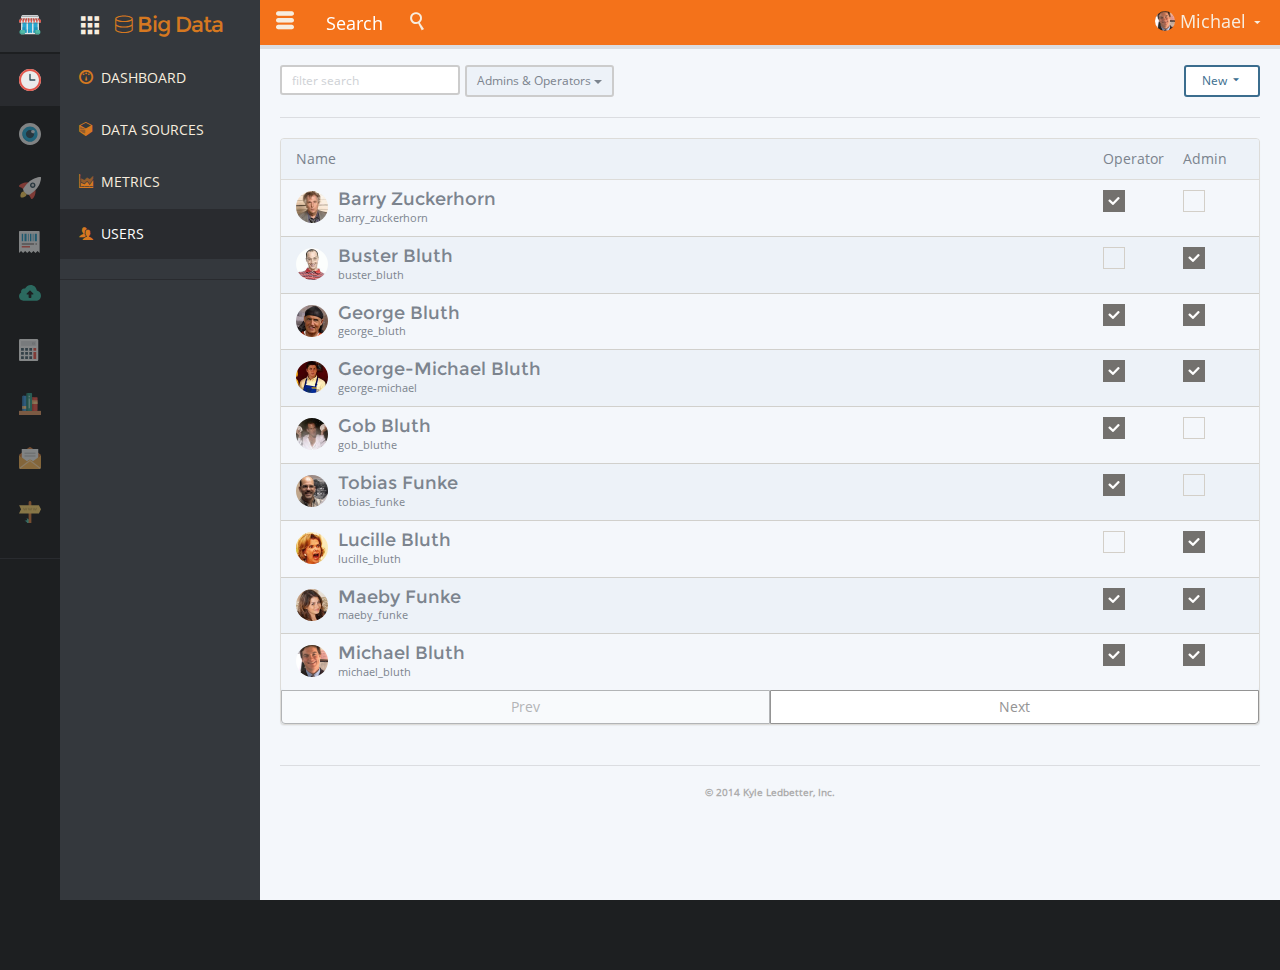
<file: users.html>
<!DOCTYPE html>
<html lang="en">
<head>
	<meta charset="utf-8">
	<meta name="viewport" content="width=device-width, initial-scale=1.0">
	<meta name="description" content="">
	<meta name="author" content="">
	<title>Big Data by Kyle Ledbetter</title>
	<link href="assets/css/application.css" rel="stylesheet">
	<!-- HTML5 shim and Respond.js IE8 support of HTML5 elements and media queries -->
	<!--[if lt IE 9]>
	<script src="assets/js/html5shiv.js"></script>
	<script src="assets/js/respond/respond.min.js"></script>
	<![endif]-->
	<link rel="apple-touch-icon-precomposed" sizes="144x144" href="assets/ico/apple-touch-icon-144-precomposed.png">
	<link rel="apple-touch-icon-precomposed" sizes="114x114" href="assets/ico/apple-touch-icon-114-precomposed.png">
	<link rel="apple-touch-icon-precomposed" sizes="72x72" href="assets/ico/apple-touch-icon-72-precomposed.png">
	<link rel="apple-touch-icon-precomposed" href="assets/ico/apple-touch-icon-57-precomposed.png">
	<link href="assets/ico/favicon.png" rel="shortcut icon" type="image/x-icon" />
	<script src="assets/js/modernizr.custom.js"></script>
</head>
<body class="no-touch">
	<header class="header header-primary header-sidebar header-appbar">
		<a class="sidebar-toggle pull-left btn btn-lg btn-none"><span aria-hidden="true" class="icon-menu-3"></span></a>
		<div class="dropdown pull-right">
			<a data-toggle="dropdown" href="#" class="btn btn-lg btn-none"><img class="img-circle" src="assets/images/avatars/michael_128.jpg" width="20" alt="..."> Michael <span aria-hidden="true" class="icon-arrow-down-2 text-sm"></span></a>
			<ul class="dropdown-menu" role="menu" aria-labelledby="dLabel">
				<li><a href="#">View Profile</a></li>
				<li><a href="#">Edit Account</a></li>
				<li class="divider"></li>
				<li><a href="#">Sign Out</a></li>
			</ul>
		</div>
		<form>
			<input type="search" class="input-search input-lg pull-left" placeholder="Search"><a class="btn btn-lg btn-search pull-left"><span aria-hidden="true" class="icon-search"></span></a>
		</form>
	</header>
	<!-- begin content -->
	<div class="content content-sidebar content-appbar">
		<div class="row">
			<!-- begin column -->
			<div class="col-sm-12">
				<div class="clearfix">
					<div class="btn-toolbar pull-right">
						<div class="btn-group">
							<button type="button" class="btn btn-info btn-sm btn-wide-sm dropdown-toggle" data-toggle="dropdown">
							New <span class="icon-arrow-down-2"></span>
							</button>
							<ul class="dropdown-menu pull-right" role="menu">
							<li><a href="#">Admin</a></li>
							<li><a href="#">Operator</a></li>
							</ul>
						</div>
					</div>
					<div class="btn-toolbar pull-left">
						<div class="btn-group">
							<input type="search" class="form-control input-sm" placeholder="filter search" />
						</div>
						<div class="btn-group">
							<button type="button" class="btn btn-default btn-sm dropdown-toggle" data-toggle="dropdown">
								Admins &amp; Operators <span class="caret"></span>
							</button>
							<ul class="dropdown-menu" role="menu">
								<li><a href="#">Admins</a></li>
								<li><a href="#">Operators</a></li>
								<li class="divider"></li>
								<li><a href="#">All</a></li>
							</ul>
						</div>
					</div>
				</div>
				<hr />
				<div class="panel panel-default">
					<div class="panel-heading">
						<div class="row">
							<div class="col-xs-10">
								Name
							</div>
							<div class="col-xs-1">
								Operator
							</div>
							<div class="col-xs-1">
								Admin
							</div>
						</div>
					</div>
					<div class="list-group list-group-striped">
						<div class="list-group-item">
							<div class="row">
								<div class="col-xs-10">
									<div class="media">
										<img class="pull-left media-object img-circle" src="assets/images/avatars/barry_128.jpg" alt="..." width="32">
										<div class="media-body">
											<div class="h4">Barry Zuckerhorn</div>
											<div class="text-md">barry_zuckerhorn</div>
										</div>
									</div>
								</div>
								<div class="col-xs-1">
									<input type="checkbox" checked/>
								</div>
								<div class="col-xs-1">
									<input type="checkbox"  />
								</div>
							</div>
						</div>
						<div class="list-group-item">
							<div class="row">
								<div class="col-xs-10">
									<div class="media">
										<img class="pull-left media-object img-circle" src="assets/images/avatars/buster_128.jpg" alt="..." width="32">
										<div class="media-body">
											<div class="h4">Buster Bluth</div>
											<div class="text-md">buster_bluth</div>
										</div>
									</div>
								</div>
								<div class="col-xs-1">
									<input type="checkbox" />
								</div>
								<div class="col-xs-1">
									<input type="checkbox" checked />
								</div>
							</div>
						</div>
						<div class="list-group-item">
							<div class="row">
								<div class="col-xs-10">
									<div class="media">
										<img class="pull-left media-object img-circle" src="assets/images/avatars/george_128.jpg" alt="..." width="32">
										<div class="media-body">
											<div class="h4">George Bluth</div>
											<div class="text-md">george_bluth</div>
										</div>
									</div>
								</div>
								<div class="col-xs-1">
									<input type="checkbox" checked />
								</div>
								<div class="col-xs-1">
									<input type="checkbox" checked />
								</div>
							</div>
						</div>
						<div class="list-group-item">
							<div class="row">
								<div class="col-xs-10">
									<div class="media">
										<img class="pull-left media-object img-circle" src="assets/images/avatars/george-michael_128.jpg" alt="..." width="32">
										<div class="media-body">
											<div class="h4">George-Michael Bluth</div>
											<div class="text-md">george-michael</div>
										</div>
									</div>
								</div>
								<div class="col-xs-1">
									<input type="checkbox" checked />
								</div>
								<div class="col-xs-1">
									<input type="checkbox" checked />
								</div>
							</div>
						</div>
						<div class="list-group-item">
							<div class="row">
								<div class="col-xs-10">
									<div class="media">
										<img class="pull-left media-object img-circle" src="assets/images/avatars/gob_128.jpg" alt="..." width="32">
										<div class="media-body">
											<div class="h4">Gob Bluth</div>
											<div class="text-md">gob_bluthe</div>
										</div>
									</div>
								</div>
								<div class="col-xs-1">
									<input type="checkbox" checked/>
								</div>
								<div class="col-xs-1">
									<input type="checkbox"  />
								</div>
							</div>
						</div>
						<div class="list-group-item">
							<div class="row">
								<div class="col-xs-10">
									<div class="media">
										<img class="pull-left media-object img-circle" src="assets/images/avatars/tobias_128.jpg" alt="..." width="32">
										<div class="media-body">
											<div class="h4">Tobias Funke</div>
											<div class="text-md">tobias_funke</div>
										</div>
									</div>
								</div>
								<div class="col-xs-1">
									<input type="checkbox" checked />
								</div>
								<div class="col-xs-1">
									<input type="checkbox" />
								</div>
							</div>
						</div>
						<div class="list-group-item">
							<div class="row">
								<div class="col-xs-10">
									<div class="media">
										<img class="pull-left media-object img-circle" src="assets/images/avatars/lucille_128.jpg" alt="..." width="32">
										<div class="media-body">
											<div class="h4">Lucille Bluth</div>
											<div class="text-md">lucille_bluth</div>
										</div>
									</div>
								</div>
								<div class="col-xs-1">
									<input type="checkbox" />
								</div>
								<div class="col-xs-1">
									<input type="checkbox" checked />
								</div>
							</div>
						</div>
						<div class="list-group-item">
							<div class="row">
								<div class="col-xs-10">
									<div class="media">
										<img class="pull-left media-object img-circle" src="assets/images/avatars/maeby_128.jpg" alt="..." width="32">
										<div class="media-body">
											<div class="h4">Maeby Funke</div>
											<div class="text-md">maeby_funke</div>
										</div>
									</div>
								</div>
								<div class="col-xs-1">
									<input type="checkbox" checked />
								</div>
								<div class="col-xs-1">
									<input type="checkbox" checked />
								</div>
							</div>
						</div>
						<div class="list-group-item">
							<div class="row">
								<div class="col-xs-10">
									<div class="media">
										<img class="pull-left media-object img-circle" src="assets/images/avatars/michael_128.jpg" alt="..." width="32">
										<div class="media-body">
											<div class="h4">Michael Bluth</div>
											<div class="text-md">michael_bluth</div>
										</div>
									</div>
								</div>
								<div class="col-xs-1">
									<input type="checkbox" checked />
								</div>
								<div class="col-xs-1">
									<input type="checkbox" checked />
								</div>
							</div>
						</div>
					</div>
					<div class="btn-group btn-group-justified">
						<a href="#" class="btn btn-primary" disabled="disabled">Prev</a>
						<a href="#" class="btn btn-primary">Next</a>
					</div>
				</div>
			</div>
			<!-- end column -->
		</div>
		<hr />
		<footer class="text-center text-sm text-muted">
			<p>&copy; 2014 Kyle Ledbetter, Inc.</p>
		</footer>
	</div>
	<!-- end content -->

	<!-- begin appbar -->
	<div class="appbar">
		<ul class="nav nav-stacked text-center">
			<li class="">
				<a href="index.html" data-toggle="tooltip" data-placement="bottom" title="App Store">
					<svg viewBox="0 0 32 32">
					<g filter="">
					<use xlink:href="#store"></use>
					</g>
					</svg>
				</a>
			</li>
			<li class="active">
				<a href="realtime.html" data-toggle="tooltip" data-placement="bottom" title="Realtime">
					<svg viewBox="0 0 32 32">
					<g filter="">
					<use xlink:href="#clock"></use>
					</g>
					</svg>
				</a>
			</li>
			<li class="">
				<a href="#" data-toggle="tooltip" data-placement="bottom" title="Insights">
					<svg viewBox="0 0 32 32">
					<g filter="">
					<use xlink:href="#eye"></use>
					</g>
					</svg>
				</a>
			</li>
			<li class="">
				<a href="#" data-toggle="tooltip" data-placement="bottom" title="App Launcher">
					<svg viewBox="0 0 32 32">
					<g filter="">
					<use xlink:href="#rocket"></use>
					</g>
					</svg>
				</a>
			</li>
			<li class="">
				<a href="#" data-toggle="tooltip" data-placement="bottom" title="Revenue">
					<svg viewBox="0 0 32 32">
					<g filter="">
					<use xlink:href="#bill"></use>
					</g>
					</svg>
				</a>
			</li>
			<li class="">
				<a href="#" data-toggle="tooltip" data-placement="bottom" title="File Repo">
					<svg viewBox="0 0 32 32">
					<g filter="">
					<use xlink:href="#cloud-up"></use>
					</g>
					</svg>
				</a>
			</li>
			<li class="">
				<a href="#" data-toggle="tooltip" data-placement="bottom" title="Cron Calculator">
					<svg viewBox="0 0 32 32">
					<g filter="">
					<use xlink:href="#calc"></use>
					</g>
					</svg>
				</a>
			</li>
			<li class="">
				<a href="#" data-toggle="tooltip" data-placement="bottom" title="Docs">
					<svg viewBox="0 0 32 32">
					<g filter="">
					<use xlink:href="#bookshelf"></use>
					</g>
					</svg>
				</a>
			</li>
			<li class="">
				<a href="#" data-toggle="tooltip" data-placement="bottom" title="Notification Center">
					<svg viewBox="0 0 32 32">
					<g filter="">
					<use xlink:href="#open-letter"></use>
					</g>
					</svg>
				</a>
			</li>
			<li class="">
				<a href="#" data-toggle="tooltip" data-placement="bottom" title="Web Manager">
					<svg viewBox="0 0 32 32">
					<g filter="">
					<use xlink:href="#www"></use>
					</g>
					</svg>
				</a>
			</li>
		</ul>
		<hr />
	</div>
	<!-- end appbar -->

	<!-- begin sidebar -->
	<div class="sidebar sidebar-appbar">
		<div class="sidebar-heading">
			<a class="appbar-toggle pull-left btn btn-lg btn-none"><span aria-hidden="true" class="icon-grid-3"></span></a>
			<a class="sidebar-brand" href="#">
				<span class="icon-database text-md"></span> 
				Big Data
			</a>
		</div>
		<ul class="nav nav-stacked">
			<li class=""><a href="realtime.html"><span aria-hidden="true" class="icon-dashboard text-warning"></span> Dashboard</a></li>
			<li class=""><a href="sources.html"><span aria-hidden="true" class="icon-cube4 text-warning"></span> Data Sources</a></li>
			<li class=""><a href="metrics.html"><span aria-hidden="true" class="icon-chart text-warning"></span> Metrics</a></li>
			<li class="active"><a href="users.html"><span aria-hidden="true" class="icon-users text-warning"></span> Users</a></li>
		</ul>
		<hr />
	</div>
	<!-- end sidebar -->

	<!-- begin aside -->
	<div class="aside">
		<div class="aside-heading">
			<a class="aside-toggle pull-left btn btn-none btn-lg"><span aria-hidden="true" class="icon-cancel-circle"></span></a>
			<form class="aside-form" role="search">
				<input type="text" class="form-control input-small" placeholder="Search">
			</form>
		</div>

		<ul class="nav nav-stacked">
			<li class="nav-heading">Tags</li>
		</ul>
		<ul class="tags">
			<li><a href="#" class="tag">task</a></li>
			<li><a href="#" class="tag">file</a></li>
			<li><a href="#" class="tag">event</a></li>
			<li><a href="#" class="tag">reminder</a></li>
			<li><a href="#" class="tag">html</a></li>
			<li><a href="#" class="tag">css</a></li>
			<li><a href="#" class="tag">javascript</a></li>
			<li><a href="#" class="tag">angular</a></li>
			<li><a href="#" class="tag">jade</a></li>
			<li><a href="#" class="tag">node</a></li>
			<li><a href="#" class="tag">express</a></li>
			<li><a href="#" class="tag">ruby</a></li>
			<li><a href="#" class="tag">rails</a></li>
			<li><a href="#" class="tag">product</a></li>
			<li><a href="#" class="tag">ux</a></li>
		</ul>
		<hr />
		<ul class="nav nav-stacked">
			<li class="nav-heading">Search Results</li>
			<li>
				<a href="metric.html">
					<div class="media">
						<span aria-hidden="true" class="icon-chart pull-left"></span>
						<div class="media-body">
							<div class="media-heading">Metric Name</div>
							<div class="media-text text-md">
								Cras sit amet nibh libero, in gravida nulla. Nulla vel metus scelerisque ante sollicitudin commodo. Cras purus odio, vestibulum in vulputate at, tempus viverra turpis.
							</div>
						</div>
					</div>
				</a>
			</li>
			<li>
				<a href="source.html">
					<div class="media">
						<span aria-hidden="true" class="icon-cube4 pull-left"></span>
						<div class="media-body">
							<div class="media-heading">Source Name</div>
							<div class="media-text text-md">
								Cras sit amet nibh libero, in gravida nulla. Nulla vel metus scelerisque ante sollicitudin commodo. Cras purus odio, vestibulum in vulputate at, tempus viverra turpis.
							</div>
						</div>
					</div>
				</a>
			</li>
			<li>
				<a href="metric.html">
					<div class="media">
						<span aria-hidden="true" class="icon-chart pull-left"></span>
						<div class="media-body">
							<div class="media-heading">Metric Name</div>
							<div class="media-text text-md">
								Cras sit amet nibh libero, in gravida nulla. Nulla vel metus scelerisque ante sollicitudin commodo. Cras purus odio, vestibulum in vulputate at, tempus viverra turpis.
							</div>
						</div>
					</div>
				</a>
			</li>
			<li>
				<a href="source.html">
					<div class="media">
						<span aria-hidden="true" class="icon-cube4 pull-left"></span>
						<div class="media-body">
							<div class="media-heading">Source Name</div>
							<div class="media-text text-md">
								Cras sit amet nibh libero, in gravida nulla. Nulla vel metus scelerisque ante sollicitudin commodo. Cras purus odio, vestibulum in vulputate at, tempus viverra turpis.
							</div>
						</div>
					</div>
				</a>
			</li>
		</ul>
	</div>
	<!-- end aside -->
	<!-- begin modal -->
	<div class="modal fade modal-chat-1">
		<div class="modal-dialog">
			<div class="modal-content">
				<div class="modal-header">
					<div class="media">
						<a class="pull-left" href="#">
							<img class="media-object img-circle" src="assets/images/avatars/tobias_128.jpg" alt="..." width="28">
						</a>
						<div class="media-body">
							<button type="button" class="close" data-dismiss="modal" aria-hidden="true">&times;</button>
							<h4>Tobias Funke</h4>
						</div>
					</div>
				</div>
				<div class="modal-body">
					<h5 class="text-large">Well, Michael, you really are quite the Cupid, aren’t you? I tell you, you can sink your arrow into my buttocks any time.</h5>
					<div class="text-muted">12:48 PM - 9/09/2013</div>
				</div>
			</div>
		</div>
	</div>
	<!-- end modal -->
	<script src="assets/js/jquery.js"></script>
	<script src="assets/js/bootstrap.min.js"></script>
	<script src="assets/js/application.js"></script>

	<script>
      var url ='assets/svg/icons.svg';
      var c=new XMLHttpRequest(); c.open('GET', url, false); c.setRequestHeader('Content-Type', 'text/xml'); c.send();
      document.body.insertBefore(c.responseXML.firstChild, document.body.firstChild)
    </script>

    <link href="assets/icheck/square/grey.css" rel="stylesheet">
	<script src="assets/js/jquery.icheck.min.js"></script>
	<script>
	$(document).ready(function(){
		$('input[type=checkbox], input[type=radio]').iCheck({
			checkboxClass: 'icheckbox_square-grey',
			radioClass: 'iradio_square-grey',
			increaseArea: '20%' // optional
		});
	});
	</script>
</body>
</html>
</file>
<file: assets/fonts/style.css>
@font-face {
	font-family: 'icomoon';
	src:url('icomoon.eot');
	src:url('icomoon.eot?#iefix') format('embedded-opentype'),
		url('icomoon.woff') format('woff'),
		url('icomoon.ttf') format('truetype'),
		url('icomoon.svg#icomoon') format('svg');
	font-weight: normal;
	font-style: normal;
}

/* Use the following CSS code if you want to use data attributes for inserting your icons */
[data-icon]:before {
	font-family: 'icomoon';
	content: attr(data-icon);
	speak: none;
	font-weight: normal;
	font-variant: normal;
	text-transform: none;
	line-height: 1;
	-webkit-font-smoothing: antialiased;
	-moz-osx-font-smoothing: grayscale;
}

/* Use the following CSS code if you want to have a class per icon */
/*
Instead of a list of all class selectors,
you can use the generic selector below, but it's slower:
[class*="icon-"] {
*/
.icon-dashboard, .icon-equalizer, .icon-equalizer-2, .icon-database, .icon-database-2, .icon-pie, .icon-pie-2, .icon-pie-3, .icon-pie-4, .icon-pie-5, .icon-pie-6, .icon-pie-7, .icon-stats, .icon-stats-2, .icon-stats-3, .icon-bars, .icon-bars-2, .icon-bars-3, .icon-bars-4, .icon-bars-5, .icon-bars-6, .icon-stats-up, .icon-stats-down, .icon-stairs-down, .icon-stairs-down-2, .icon-chart, .icon-stairs, .icon-stairs-2, .icon-file-pdf, .icon-file-openoffice, .icon-file-word, .icon-file-excel, .icon-file-zip, .icon-file-powerpoint, .icon-file-xml, .icon-file-css, .icon-libreoffice, .icon-seven-segment-9, .icon-seven-segment-8, .icon-feed, .icon-feed-2, .icon-new-tab, .icon-new-tab-2, .icon-popout, .icon-embed, .icon-code, .icon-console, .icon-seven-segment-0, .icon-seven-segment-1, .icon-seven-segment-2, .icon-seven-segment-3, .icon-seven-segment-4, .icon-seven-segment-5, .icon-seven-segment-6, .icon-seven-segment-7, .icon-paragraph-justify, .icon-paragraph-left, .icon-paragraph-center, .icon-paragraph-right, .icon-paragraph-justify-2, .icon-indent-increase, .icon-indent-decrease, .icon-paragraph-left-2, .icon-paragraph-center-2, .icon-paragraph-right-2, .icon-paragraph-justify-3, .icon-indent-increase-2, .icon-indent-decrease-2, .icon-share, .icon-subscript, .icon-text-color, .icon-highlight, .icon-pagebreak, .icon-clear-formatting, .icon-table, .icon-table-2, .icon-insert-template, .icon-pilcrow, .icon-left-to-right, .icon-right-to-left, .icon-paragraph-left-3, .icon-paragraph-center-3, .icon-paragraph-right-3, .icon-strikethrough, .icon-font-size, .icon-bold, .icon-underline, .icon-italic, .icon-strikethrough-2, .icon-omega, .icon-sigma, .icon-nbsp, .icon-page-break, .icon-page-break-2, .icon-superscript, .icon-subscript-2, .icon-superscript-2, .icon-filter, .icon-filter-2, .icon-font, .icon-font-size-2, .icon-type, .icon-text-height, .icon-text-width, .icon-height, .icon-width, .icon-bold-2, .icon-underline-2, .icon-italic-2, .icon-strikethrough-3, .icon-scissors, .icon-vector, .icon-rulers, .icon-radio-checked, .icon-radio-unchecked, .icon-circle, .icon-circle-2, .icon-crop, .icon-crop-2, .icon-checkbox-unchecked, .icon-checkbox-partial, .icon-checkbox-checked, .icon-checkbox-unchecked-2, .icon-square, .icon-checkbox-partial-2, .icon-checkbox, .icon-checkbox-unchecked-3, .icon-checkbox-partial-3, .icon-checkbox-checked-2, .icon-key-keyboard, .icon-sort, .icon-transmission, .icon-tab, .icon-backspace, .icon-menu, .icon-menu-2, .icon-menu-close, .icon-arrow-up, .icon-arrow-right, .icon-arrow-down, .icon-arrow-left, .icon-arrow-up-2, .icon-arrow-right-2, .icon-arrow-down-2, .icon-arrow-left-2, .icon-arrow-up-3, .icon-arrow-right-3, .icon-arrow-down-3, .icon-arrow-left-3, .icon-arrow-up-left, .icon-arrow-up-4, .icon-arrow-up-right, .icon-arrow-right-4, .icon-arrow-down-right, .icon-arrow-down-4, .icon-arrow-down-left, .icon-arrow-left-4, .icon-arrow-up-5, .icon-arrow-right-5, .icon-arrow-bottom, .icon-arrow-left-5, .icon-wave, .icon-wave-2, .icon-loop, .icon-loop-2, .icon-loop-3, .icon-loop-4, .icon-loop-5, .icon-shuffle, .icon-shuffle-2, .icon-backward, .icon-forward, .icon-first, .icon-last, .icon-previous, .icon-next, .icon-pause, .icon-stop, .icon-play, .icon-play-2, .icon-pause-2, .icon-stop-2, .icon-backward-2, .icon-forward-2, .icon-volume-high, .icon-eject, .icon-enter, .icon-exit, .icon-cancel-circle, .icon-checkmark-circle, .icon-question, .icon-notification, .icon-blocked, .icon-minus-circle, .icon-info, .icon-plus-circle, .icon-warning, .icon-checkmark, .icon-close, .icon-minus, .icon-plus, .icon-point-up, .icon-point-right, .icon-point-down, .icon-point-left, .icon-move, .icon-resize, .icon-resize-2, .icon-cursor, .icon-cursor-2, .icon-happy, .icon-smiley, .icon-sad, .icon-shocked, .icon-thumbs-up, .icon-thumbs-down, .icon-heart, .icon-star, .icon-star-2, .icon-star-3, .icon-download, .icon-upload, .icon-flag, .icon-bookmark, .icon-bookmarks, .icon-eye, .icon-eye-2, .icon-eye-3, .icon-sun, .icon-contrast, .icon-bed, .icon-brightness-high, .icon-snowflake, .icon-starburst, .icon-temperature, .icon-link, .icon-link-2, .icon-attachment, .icon-anchor, .icon-menu-3, .icon-menu-4, .icon-tree, .icon-tree-2, .icon-grid, .icon-grid-2, .icon-grid-3, .icon-grid-4, .icon-numbered-list, .icon-list, .icon-clipboard, .icon-share-2, .icon-cloud, .icon-cube4, .icon-pyramid, .icon-cylinder, .icon-package, .icon-puzzle, .icon-cube, .icon-cube-2, .icon-cube-3, .icon-briefcase, .icon-remove, .icon-lamp, .icon-skull, .icon-meter-fast, .icon-medal, .icon-medal-2, .icon-search, .icon-zoom-in, .icon-zoom-out, .icon-lock, .icon-unlocked, .icon-cogs, .icon-cog, .icon-cog-2, .icon-health, .icon-bug, .icon-cone, .icon-construction, .icon-wand, .icon-tools, .icon-factory, .icon-contract, .icon-expand, .icon-expand-2, .icon-scale-down, .icon-scale-up, .icon-contract-2, .icon-contract-3, .icon-expand-3, .icon-key, .icon-spinner, .icon-spinner-2, .icon-busy, .icon-quotes-left, .icon-quotes-right, .icon-vcard, .icon-user, .icon-users, .icon-user-plus, .icon-user-minus, .icon-user-cancel, .icon-subtract, .icon-interset, .icon-exclude, .icon-align-left, .icon-align-center-horizontal, .icon-align-right, .icon-align-top, .icon-align-center-vertical, .icon-align-bottom, .icon-unite, .icon-rotate, .icon-rotate-2, .icon-undo, .icon-redo, .icon-bubble, .icon-bubble-2, .icon-bubbles, .icon-bubbles-2, .icon-keyboard, .icon-screen, .icon-screen-2, .icon-screen-3, .icon-box-add, .icon-box-remove, .icon-drawer, .icon-drawer-2, .icon-cabinet, .icon-mobile, .icon-tablet, .icon-disk, .icon-print, .icon-mouse, .icon-bell, .icon-bell-2, .icon-alarm, .icon-calendar, .icon-calendar-2, .icon-clock, .icon-history, .icon-map, .icon-compass, .icon-compass-2, .icon-location, .icon-pushpin, .icon-envelop-opened, .icon-envelop, .icon-mail-send, .icon-address-book, .icon-notebook, .icon-phone, .icon-support, .icon-calculate, .icon-calculate-2, .icon-credit, .icon-coin, .icon-coins, .icon-bag, .icon-basket, .icon-cart, .icon-ticket, .icon-tag, .icon-tags, .icon-tag-2, .icon-tag-3, .icon-folder-open, .icon-folder, .icon-stack, .icon-stack-2, .icon-file-remove, .icon-file, .icon-copy, .icon-copy-2, .icon-file-download, .icon-file-upload, .icon-file-check, .icon-file-2, .icon-file-3, .icon-library, .icon-graduation, .icon-book, .icon-book-2, .icon-mic, .icon-podcast, .icon-connection, .icon-connection-2, .icon-new, .icon-bullhorn, .icon-queen, .icon-gamepad, .icon-camera, .icon-film, .icon-camera-2, .icon-play-3, .icon-headphones, .icon-music, .icon-droplet, .icon-droplet-2, .icon-images, .icon-image, .icon-home, .icon-newspaper, .icon-pencil, .icon-pen, .icon-pencil-2, .icon-palette, .icon-eyedropper, .icon-archive, .icon-rating, .icon-medal-3, .icon-atom, .icon-lab, .icon-balance, .icon-trophy, .icon-gift, .icon-rocket, .icon-fire, .icon-airplane, .icon-brain, .icon-target, .icon-shield, .icon-lightning, .icon-signup {
	font-family: 'icomoon';
	speak: none;
	font-style: normal;
	font-weight: normal;
	font-variant: normal;
	text-transform: none;
	line-height: 1;
	-webkit-font-smoothing: antialiased;
}
.icon-dashboard:before {
	content: "\e000";
}
.icon-equalizer:before {
	content: "\e001";
}
.icon-equalizer-2:before {
	content: "\e002";
}
.icon-database:before {
	content: "\e003";
}
.icon-database-2:before {
	content: "\e004";
}
.icon-pie:before {
	content: "\e005";
}
.icon-pie-2:before {
	content: "\e006";
}
.icon-pie-3:before {
	content: "\e007";
}
.icon-pie-4:before {
	content: "\e008";
}
.icon-pie-5:before {
	content: "\e009";
}
.icon-pie-6:before {
	content: "\e00a";
}
.icon-pie-7:before {
	content: "\e00b";
}
.icon-stats:before {
	content: "\e00c";
}
.icon-stats-2:before {
	content: "\e00d";
}
.icon-stats-3:before {
	content: "\e00e";
}
.icon-bars:before {
	content: "\e00f";
}
.icon-bars-2:before {
	content: "\e010";
}
.icon-bars-3:before {
	content: "\e011";
}
.icon-bars-4:before {
	content: "\e012";
}
.icon-bars-5:before {
	content: "\e013";
}
.icon-bars-6:before {
	content: "\e014";
}
.icon-stats-up:before {
	content: "\e015";
}
.icon-stats-down:before {
	content: "\e016";
}
.icon-stairs-down:before {
	content: "\e017";
}
.icon-stairs-down-2:before {
	content: "\e018";
}
.icon-chart:before {
	content: "\e019";
}
.icon-stairs:before {
	content: "\e01a";
}
.icon-stairs-2:before {
	content: "\e01b";
}
.icon-file-pdf:before {
	content: "\e01c";
}
.icon-file-openoffice:before {
	content: "\e01d";
}
.icon-file-word:before {
	content: "\e01e";
}
.icon-file-excel:before {
	content: "\e01f";
}
.icon-file-zip:before {
	content: "\e020";
}
.icon-file-powerpoint:before {
	content: "\e021";
}
.icon-file-xml:before {
	content: "\e022";
}
.icon-file-css:before {
	content: "\e023";
}
.icon-libreoffice:before {
	content: "\e024";
}
.icon-seven-segment-9:before {
	content: "\e025";
}
.icon-seven-segment-8:before {
	content: "\e026";
}
.icon-feed:before {
	content: "\e027";
}
.icon-feed-2:before {
	content: "\e028";
}
.icon-new-tab:before {
	content: "\e029";
}
.icon-new-tab-2:before {
	content: "\e02a";
}
.icon-popout:before {
	content: "\e02b";
}
.icon-embed:before {
	content: "\e02c";
}
.icon-code:before {
	content: "\e02d";
}
.icon-console:before {
	content: "\e02e";
}
.icon-seven-segment-0:before {
	content: "\e02f";
}
.icon-seven-segment-1:before {
	content: "\e030";
}
.icon-seven-segment-2:before {
	content: "\e031";
}
.icon-seven-segment-3:before {
	content: "\e032";
}
.icon-seven-segment-4:before {
	content: "\e033";
}
.icon-seven-segment-5:before {
	content: "\e034";
}
.icon-seven-segment-6:before {
	content: "\e035";
}
.icon-seven-segment-7:before {
	content: "\e036";
}
.icon-paragraph-justify:before {
	content: "\e037";
}
.icon-paragraph-left:before {
	content: "\e038";
}
.icon-paragraph-center:before {
	content: "\e039";
}
.icon-paragraph-right:before {
	content: "\e03a";
}
.icon-paragraph-justify-2:before {
	content: "\e03b";
}
.icon-indent-increase:before {
	content: "\e03c";
}
.icon-indent-decrease:before {
	content: "\e03d";
}
.icon-paragraph-left-2:before {
	content: "\e03e";
}
.icon-paragraph-center-2:before {
	content: "\e03f";
}
.icon-paragraph-right-2:before {
	content: "\e040";
}
.icon-paragraph-justify-3:before {
	content: "\e041";
}
.icon-indent-increase-2:before {
	content: "\e042";
}
.icon-indent-decrease-2:before {
	content: "\e043";
}
.icon-share:before {
	content: "\e044";
}
.icon-subscript:before {
	content: "\e045";
}
.icon-text-color:before {
	content: "\e046";
}
.icon-highlight:before {
	content: "\e047";
}
.icon-pagebreak:before {
	content: "\e048";
}
.icon-clear-formatting:before {
	content: "\e049";
}
.icon-table:before {
	content: "\e04a";
}
.icon-table-2:before {
	content: "\e04b";
}
.icon-insert-template:before {
	content: "\e04c";
}
.icon-pilcrow:before {
	content: "\e04d";
}
.icon-left-to-right:before {
	content: "\e04e";
}
.icon-right-to-left:before {
	content: "\e04f";
}
.icon-paragraph-left-3:before {
	content: "\e050";
}
.icon-paragraph-center-3:before {
	content: "\e051";
}
.icon-paragraph-right-3:before {
	content: "\e052";
}
.icon-strikethrough:before {
	content: "\e053";
}
.icon-font-size:before {
	content: "\e054";
}
.icon-bold:before {
	content: "\e055";
}
.icon-underline:before {
	content: "\e056";
}
.icon-italic:before {
	content: "\e057";
}
.icon-strikethrough-2:before {
	content: "\e058";
}
.icon-omega:before {
	content: "\e059";
}
.icon-sigma:before {
	content: "\e05a";
}
.icon-nbsp:before {
	content: "\e05b";
}
.icon-page-break:before {
	content: "\e05c";
}
.icon-page-break-2:before {
	content: "\e05d";
}
.icon-superscript:before {
	content: "\e05e";
}
.icon-subscript-2:before {
	content: "\e05f";
}
.icon-superscript-2:before {
	content: "\e060";
}
.icon-filter:before {
	content: "\e061";
}
.icon-filter-2:before {
	content: "\e063";
}
.icon-font:before {
	content: "\e064";
}
.icon-font-size-2:before {
	content: "\e065";
}
.icon-type:before {
	content: "\e066";
}
.icon-text-height:before {
	content: "\e067";
}
.icon-text-width:before {
	content: "\e068";
}
.icon-height:before {
	content: "\e069";
}
.icon-width:before {
	content: "\e06a";
}
.icon-bold-2:before {
	content: "\e06b";
}
.icon-underline-2:before {
	content: "\e06c";
}
.icon-italic-2:before {
	content: "\e06d";
}
.icon-strikethrough-3:before {
	content: "\e06e";
}
.icon-scissors:before {
	content: "\e062";
}
.icon-vector:before {
	content: "\e06f";
}
.icon-rulers:before {
	content: "\e070";
}
.icon-radio-checked:before {
	content: "\e071";
}
.icon-radio-unchecked:before {
	content: "\e072";
}
.icon-circle:before {
	content: "\e073";
}
.icon-circle-2:before {
	content: "\e074";
}
.icon-crop:before {
	content: "\e075";
}
.icon-crop-2:before {
	content: "\e076";
}
.icon-checkbox-unchecked:before {
	content: "\e077";
}
.icon-checkbox-partial:before {
	content: "\e078";
}
.icon-checkbox-checked:before {
	content: "\e079";
}
.icon-checkbox-unchecked-2:before {
	content: "\e07a";
}
.icon-square:before {
	content: "\e07b";
}
.icon-checkbox-partial-2:before {
	content: "\e07c";
}
.icon-checkbox:before {
	content: "\e07d";
}
.icon-checkbox-unchecked-3:before {
	content: "\e07e";
}
.icon-checkbox-partial-3:before {
	content: "\e07f";
}
.icon-checkbox-checked-2:before {
	content: "\e080";
}
.icon-key-keyboard:before {
	content: "\e081";
}
.icon-sort:before {
	content: "\e082";
}
.icon-transmission:before {
	content: "\e083";
}
.icon-tab:before {
	content: "\e084";
}
.icon-backspace:before {
	content: "\e085";
}
.icon-menu:before {
	content: "\e086";
}
.icon-menu-2:before {
	content: "\e087";
}
.icon-menu-close:before {
	content: "\e088";
}
.icon-arrow-up:before {
	content: "\e089";
}
.icon-arrow-right:before {
	content: "\e08a";
}
.icon-arrow-down:before {
	content: "\e08b";
}
.icon-arrow-left:before {
	content: "\e08c";
}
.icon-arrow-up-2:before {
	content: "\e091";
}
.icon-arrow-right-2:before {
	content: "\e092";
}
.icon-arrow-down-2:before {
	content: "\e093";
}
.icon-arrow-left-2:before {
	content: "\e094";
}
.icon-arrow-up-3:before {
	content: "\e095";
}
.icon-arrow-right-3:before {
	content: "\e096";
}
.icon-arrow-down-3:before {
	content: "\e097";
}
.icon-arrow-left-3:before {
	content: "\e098";
}
.icon-arrow-up-left:before {
	content: "\e08d";
}
.icon-arrow-up-4:before {
	content: "\e08e";
}
.icon-arrow-up-right:before {
	content: "\e08f";
}
.icon-arrow-right-4:before {
	content: "\e090";
}
.icon-arrow-down-right:before {
	content: "\e099";
}
.icon-arrow-down-4:before {
	content: "\e09a";
}
.icon-arrow-down-left:before {
	content: "\e09b";
}
.icon-arrow-left-4:before {
	content: "\e09c";
}
.icon-arrow-up-5:before {
	content: "\e09d";
}
.icon-arrow-right-5:before {
	content: "\e09e";
}
.icon-arrow-bottom:before {
	content: "\e09f";
}
.icon-arrow-left-5:before {
	content: "\e0a0";
}
.icon-wave:before {
	content: "\e0a1";
}
.icon-wave-2:before {
	content: "\e0a2";
}
.icon-loop:before {
	content: "\e0a3";
}
.icon-loop-2:before {
	content: "\e0a4";
}
.icon-loop-3:before {
	content: "\e0a5";
}
.icon-loop-4:before {
	content: "\e0a6";
}
.icon-loop-5:before {
	content: "\e0a7";
}
.icon-shuffle:before {
	content: "\e0a8";
}
.icon-shuffle-2:before {
	content: "\e0a9";
}
.icon-backward:before {
	content: "\e0aa";
}
.icon-forward:before {
	content: "\e0ab";
}
.icon-first:before {
	content: "\e0ac";
}
.icon-last:before {
	content: "\e0ad";
}
.icon-previous:before {
	content: "\e0ae";
}
.icon-next:before {
	content: "\e0af";
}
.icon-pause:before {
	content: "\e0b0";
}
.icon-stop:before {
	content: "\e0b1";
}
.icon-play:before {
	content: "\e0b2";
}
.icon-play-2:before {
	content: "\e0b3";
}
.icon-pause-2:before {
	content: "\e0b4";
}
.icon-stop-2:before {
	content: "\e0b5";
}
.icon-backward-2:before {
	content: "\e0b6";
}
.icon-forward-2:before {
	content: "\e0b7";
}
.icon-volume-high:before {
	content: "\e0b8";
}
.icon-eject:before {
	content: "\e0b9";
}
.icon-enter:before {
	content: "\e0ba";
}
.icon-exit:before {
	content: "\e0bb";
}
.icon-cancel-circle:before {
	content: "\e0bd";
}
.icon-checkmark-circle:before {
	content: "\e0bc";
}
.icon-question:before {
	content: "\e0be";
}
.icon-notification:before {
	content: "\e0bf";
}
.icon-blocked:before {
	content: "\e0c0";
}
.icon-minus-circle:before {
	content: "\e0c1";
}
.icon-info:before {
	content: "\e0c2";
}
.icon-plus-circle:before {
	content: "\e0c3";
}
.icon-warning:before {
	content: "\e0c4";
}
.icon-checkmark:before {
	content: "\e0c5";
}
.icon-close:before {
	content: "\e0c6";
}
.icon-minus:before {
	content: "\e0c7";
}
.icon-plus:before {
	content: "\e0c8";
}
.icon-point-up:before {
	content: "\e0c9";
}
.icon-point-right:before {
	content: "\e0ca";
}
.icon-point-down:before {
	content: "\e0cb";
}
.icon-point-left:before {
	content: "\e0cc";
}
.icon-move:before {
	content: "\e0cd";
}
.icon-resize:before {
	content: "\e0ce";
}
.icon-resize-2:before {
	content: "\e0cf";
}
.icon-cursor:before {
	content: "\e0d0";
}
.icon-cursor-2:before {
	content: "\e0d1";
}
.icon-happy:before {
	content: "\e0d2";
}
.icon-smiley:before {
	content: "\e0d3";
}
.icon-sad:before {
	content: "\e0d4";
}
.icon-shocked:before {
	content: "\e0d5";
}
.icon-thumbs-up:before {
	content: "\e0d6";
}
.icon-thumbs-down:before {
	content: "\e0d7";
}
.icon-heart:before {
	content: "\e0d8";
}
.icon-star:before {
	content: "\e0d9";
}
.icon-star-2:before {
	content: "\e0da";
}
.icon-star-3:before {
	content: "\e0db";
}
.icon-download:before {
	content: "\e0dc";
}
.icon-upload:before {
	content: "\e0dd";
}
.icon-flag:before {
	content: "\e0de";
}
.icon-bookmark:before {
	content: "\e0df";
}
.icon-bookmarks:before {
	content: "\e0e0";
}
.icon-eye:before {
	content: "\e0e1";
}
.icon-eye-2:before {
	content: "\e0e2";
}
.icon-eye-3:before {
	content: "\e0e3";
}
.icon-sun:before {
	content: "\e0e4";
}
.icon-contrast:before {
	content: "\e0e5";
}
.icon-bed:before {
	content: "\e0e6";
}
.icon-brightness-high:before {
	content: "\e0e7";
}
.icon-snowflake:before {
	content: "\e0e8";
}
.icon-starburst:before {
	content: "\e0e9";
}
.icon-temperature:before {
	content: "\e0ea";
}
.icon-link:before {
	content: "\e0eb";
}
.icon-link-2:before {
	content: "\e0ec";
}
.icon-attachment:before {
	content: "\e0ed";
}
.icon-anchor:before {
	content: "\e0ee";
}
.icon-menu-3:before {
	content: "\e0ef";
}
.icon-menu-4:before {
	content: "\e0f0";
}
.icon-tree:before {
	content: "\e0f1";
}
.icon-tree-2:before {
	content: "\e0f2";
}
.icon-grid:before {
	content: "\e0f3";
}
.icon-grid-2:before {
	content: "\e0f4";
}
.icon-grid-3:before {
	content: "\e0f5";
}
.icon-grid-4:before {
	content: "\e0f6";
}
.icon-numbered-list:before {
	content: "\e0f7";
}
.icon-list:before {
	content: "\e0f8";
}
.icon-clipboard:before {
	content: "\e0f9";
}
.icon-share-2:before {
	content: "\e0fa";
}
.icon-cloud:before {
	content: "\e0fb";
}
.icon-cube4:before {
	content: "\e0fc";
}
.icon-pyramid:before {
	content: "\e0fd";
}
.icon-cylinder:before {
	content: "\e0fe";
}
.icon-package:before {
	content: "\e0ff";
}
.icon-puzzle:before {
	content: "\e100";
}
.icon-cube:before {
	content: "\e101";
}
.icon-cube-2:before {
	content: "\e102";
}
.icon-cube-3:before {
	content: "\e103";
}
.icon-briefcase:before {
	content: "\e104";
}
.icon-remove:before {
	content: "\e105";
}
.icon-lamp:before {
	content: "\e106";
}
.icon-skull:before {
	content: "\e107";
}
.icon-meter-fast:before {
	content: "\e108";
}
.icon-medal:before {
	content: "\e109";
}
.icon-medal-2:before {
	content: "\e10a";
}
.icon-search:before {
	content: "\e10b";
}
.icon-zoom-in:before {
	content: "\e10c";
}
.icon-zoom-out:before {
	content: "\e10d";
}
.icon-lock:before {
	content: "\e10e";
}
.icon-unlocked:before {
	content: "\e10f";
}
.icon-cogs:before {
	content: "\e110";
}
.icon-cog:before {
	content: "\e111";
}
.icon-cog-2:before {
	content: "\e112";
}
.icon-health:before {
	content: "\e113";
}
.icon-bug:before {
	content: "\e114";
}
.icon-cone:before {
	content: "\e115";
}
.icon-construction:before {
	content: "\e116";
}
.icon-wand:before {
	content: "\e117";
}
.icon-tools:before {
	content: "\e118";
}
.icon-factory:before {
	content: "\e119";
}
.icon-contract:before {
	content: "\e11a";
}
.icon-expand:before {
	content: "\e11b";
}
.icon-expand-2:before {
	content: "\e11c";
}
.icon-scale-down:before {
	content: "\e11d";
}
.icon-scale-up:before {
	content: "\e11e";
}
.icon-contract-2:before {
	content: "\e11f";
}
.icon-contract-3:before {
	content: "\e120";
}
.icon-expand-3:before {
	content: "\e121";
}
.icon-key:before {
	content: "\e122";
}
.icon-spinner:before {
	content: "\e123";
}
.icon-spinner-2:before {
	content: "\e125";
}
.icon-busy:before {
	content: "\e124";
}
.icon-quotes-left:before {
	content: "\e126";
}
.icon-quotes-right:before {
	content: "\e127";
}
.icon-vcard:before {
	content: "\e128";
}
.icon-user:before {
	content: "\e129";
}
.icon-users:before {
	content: "\e12a";
}
.icon-user-plus:before {
	content: "\e12b";
}
.icon-user-minus:before {
	content: "\e12c";
}
.icon-user-cancel:before {
	content: "\e12d";
}
.icon-subtract:before {
	content: "\e12e";
}
.icon-interset:before {
	content: "\e12f";
}
.icon-exclude:before {
	content: "\e130";
}
.icon-align-left:before {
	content: "\e131";
}
.icon-align-center-horizontal:before {
	content: "\e132";
}
.icon-align-right:before {
	content: "\e133";
}
.icon-align-top:before {
	content: "\e134";
}
.icon-align-center-vertical:before {
	content: "\e135";
}
.icon-align-bottom:before {
	content: "\e136";
}
.icon-unite:before {
	content: "\e137";
}
.icon-rotate:before {
	content: "\e138";
}
.icon-rotate-2:before {
	content: "\e139";
}
.icon-undo:before {
	content: "\e13a";
}
.icon-redo:before {
	content: "\e13b";
}
.icon-bubble:before {
	content: "\e13c";
}
.icon-bubble-2:before {
	content: "\e13d";
}
.icon-bubbles:before {
	content: "\e13e";
}
.icon-bubbles-2:before {
	content: "\e13f";
}
.icon-keyboard:before {
	content: "\e140";
}
.icon-screen:before {
	content: "\e141";
}
.icon-screen-2:before {
	content: "\e142";
}
.icon-screen-3:before {
	content: "\e143";
}
.icon-box-add:before {
	content: "\e144";
}
.icon-box-remove:before {
	content: "\e145";
}
.icon-drawer:before {
	content: "\e146";
}
.icon-drawer-2:before {
	content: "\e147";
}
.icon-cabinet:before {
	content: "\e148";
}
.icon-mobile:before {
	content: "\e149";
}
.icon-tablet:before {
	content: "\e14a";
}
.icon-disk:before {
	content: "\e14b";
}
.icon-print:before {
	content: "\e14c";
}
.icon-mouse:before {
	content: "\e14d";
}
.icon-bell:before {
	content: "\e14e";
}
.icon-bell-2:before {
	content: "\e14f";
}
.icon-alarm:before {
	content: "\e150";
}
.icon-calendar:before {
	content: "\e151";
}
.icon-calendar-2:before {
	content: "\e152";
}
.icon-clock:before {
	content: "\e153";
}
.icon-history:before {
	content: "\e154";
}
.icon-map:before {
	content: "\e155";
}
.icon-compass:before {
	content: "\e156";
}
.icon-compass-2:before {
	content: "\e157";
}
.icon-location:before {
	content: "\e158";
}
.icon-pushpin:before {
	content: "\e159";
}
.icon-envelop-opened:before {
	content: "\e15a";
}
.icon-envelop:before {
	content: "\e15b";
}
.icon-mail-send:before {
	content: "\e15c";
}
.icon-address-book:before {
	content: "\e15d";
}
.icon-notebook:before {
	content: "\e15e";
}
.icon-phone:before {
	content: "\e15f";
}
.icon-support:before {
	content: "\e160";
}
.icon-calculate:before {
	content: "\e161";
}
.icon-calculate-2:before {
	content: "\e162";
}
.icon-credit:before {
	content: "\e163";
}
.icon-coin:before {
	content: "\e164";
}
.icon-coins:before {
	content: "\e165";
}
.icon-bag:before {
	content: "\e166";
}
.icon-basket:before {
	content: "\e167";
}
.icon-cart:before {
	content: "\e168";
}
.icon-ticket:before {
	content: "\e169";
}
.icon-tag:before {
	content: "\e16a";
}
.icon-tags:before {
	content: "\e16b";
}
.icon-tag-2:before {
	content: "\e16c";
}
.icon-tag-3:before {
	content: "\e16d";
}
.icon-folder-open:before {
	content: "\e16e";
}
.icon-folder:before {
	content: "\e16f";
}
.icon-stack:before {
	content: "\e170";
}
.icon-stack-2:before {
	content: "\e171";
}
.icon-file-remove:before {
	content: "\e172";
}
.icon-file:before {
	content: "\e173";
}
.icon-copy:before {
	content: "\e174";
}
.icon-copy-2:before {
	content: "\e175";
}
.icon-file-download:before {
	content: "\e176";
}
.icon-file-upload:before {
	content: "\e177";
}
.icon-file-check:before {
	content: "\e178";
}
.icon-file-2:before {
	content: "\e179";
}
.icon-file-3:before {
	content: "\e17a";
}
.icon-library:before {
	content: "\e17b";
}
.icon-graduation:before {
	content: "\e17c";
}
.icon-book:before {
	content: "\e17d";
}
.icon-book-2:before {
	content: "\e17e";
}
.icon-mic:before {
	content: "\e17f";
}
.icon-podcast:before {
	content: "\e180";
}
.icon-connection:before {
	content: "\e181";
}
.icon-connection-2:before {
	content: "\e182";
}
.icon-new:before {
	content: "\e183";
}
.icon-bullhorn:before {
	content: "\e184";
}
.icon-queen:before {
	content: "\e185";
}
.icon-gamepad:before {
	content: "\e186";
}
.icon-camera:before {
	content: "\e187";
}
.icon-film:before {
	content: "\e188";
}
.icon-camera-2:before {
	content: "\e189";
}
.icon-play-3:before {
	content: "\e18a";
}
.icon-headphones:before {
	content: "\e18b";
}
.icon-music:before {
	content: "\e18c";
}
.icon-droplet:before {
	content: "\e18d";
}
.icon-droplet-2:before {
	content: "\e18e";
}
.icon-images:before {
	content: "\e18f";
}
.icon-image:before {
	content: "\e190";
}
.icon-home:before {
	content: "\e191";
}
.icon-newspaper:before {
	content: "\e192";
}
.icon-pencil:before {
	content: "\e193";
}
.icon-pen:before {
	content: "\e194";
}
.icon-pencil-2:before {
	content: "\e195";
}
.icon-palette:before {
	content: "\e196";
}
.icon-eyedropper:before {
	content: "\e197";
}
.icon-archive:before {
	content: "\e198";
}
.icon-rating:before {
	content: "\e199";
}
.icon-medal-3:before {
	content: "\e19a";
}
.icon-atom:before {
	content: "\e19b";
}
.icon-lab:before {
	content: "\e19c";
}
.icon-balance:before {
	content: "\e19d";
}
.icon-trophy:before {
	content: "\e19e";
}
.icon-gift:before {
	content: "\e19f";
}
.icon-rocket:before {
	content: "\e1a0";
}
.icon-fire:before {
	content: "\e1a1";
}
.icon-airplane:before {
	content: "\e1a2";
}
.icon-brain:before {
	content: "\e1a3";
}
.icon-target:before {
	content: "\e1a4";
}
.icon-shield:before {
	content: "\e1a5";
}
.icon-lightning:before {
	content: "\e1a6";
}
.icon-signup:before {
	content: "\e1a7";
}
</file>
<file: assets/icheck/square/grey.css>
/* iCheck plugin Square skin, grey
----------------------------------- */
.icheckbox_square-grey,
.iradio_square-grey {
    display: block;
    margin: 0;
    padding: 0;
    width: 22px;
    height: 22px;
    background: url(grey.png) no-repeat;
    border: none;
    cursor: pointer;
}

.icheckbox_square-grey {
    background-position: 0 0;
}
    .icheckbox_square-grey.hover {
        background-position: -24px 0;
    }
    .icheckbox_square-grey.checked {
        background-position: -48px 0;
    }
    .icheckbox_square-grey.disabled {
        background-position: -72px 0;
        cursor: default;
    }
    .icheckbox_square-grey.checked.disabled {
        background-position: -96px 0;
    }

.iradio_square-grey {
    background-position: -120px 0;
}
    .iradio_square-grey.hover {
        background-position: -144px 0;
    }
    .iradio_square-grey.checked {
        background-position: -168px 0;
    }
    .iradio_square-grey.disabled {
        background-position: -192px 0;
        cursor: default;
    }
    .iradio_square-grey.checked.disabled {
        background-position: -216px 0;
    }

/* Retina support */
@media only screen and (-webkit-min-device-pixel-ratio: 1.5),
       only screen and (-moz-min-device-pixel-ratio: 1.5),
       only screen and (-o-min-device-pixel-ratio: 3/2),
       only screen and (min-device-pixel-ratio: 1.5) {
    .icheckbox_square-grey,
    .iradio_square-grey {
        background-image: url(grey@2x.png);
        -webkit-background-size: 240px 24px;
        background-size: 240px 24px;
    }
}
</file>
<file: assets/js/odometer/odometer-theme-default.css>
.odometer.odometer-auto-theme, .odometer.odometer-theme-default {
  display: -moz-inline-box;
  -moz-box-orient: vertical;
  display: inline-block;
  vertical-align: middle;
  *vertical-align: auto;
  position: relative;
}
.odometer.odometer-auto-theme, .odometer.odometer-theme-default {
  *display: inline;
}
.odometer.odometer-auto-theme .odometer-digit, .odometer.odometer-theme-default .odometer-digit {
  display: -moz-inline-box;
  -moz-box-orient: vertical;
  display: inline-block;
  vertical-align: middle;
  *vertical-align: auto;
  position: relative;
}
.odometer.odometer-auto-theme .odometer-digit, .odometer.odometer-theme-default .odometer-digit {
  *display: inline;
}
.odometer.odometer-auto-theme .odometer-digit .odometer-digit-spacer, .odometer.odometer-theme-default .odometer-digit .odometer-digit-spacer {
  display: -moz-inline-box;
  -moz-box-orient: vertical;
  display: inline-block;
  vertical-align: middle;
  *vertical-align: auto;
  visibility: hidden;
}
.odometer.odometer-auto-theme .odometer-digit .odometer-digit-spacer, .odometer.odometer-theme-default .odometer-digit .odometer-digit-spacer {
  *display: inline;
}
.odometer.odometer-auto-theme .odometer-digit .odometer-digit-inner, .odometer.odometer-theme-default .odometer-digit .odometer-digit-inner {
  text-align: left;
  display: block;
  position: absolute;
  top: 0;
  left: 0;
  right: 0;
  bottom: 0;
  overflow: hidden;
}
.odometer.odometer-auto-theme .odometer-digit .odometer-ribbon, .odometer.odometer-theme-default .odometer-digit .odometer-ribbon {
  display: block;
}
.odometer.odometer-auto-theme .odometer-digit .odometer-ribbon-inner, .odometer.odometer-theme-default .odometer-digit .odometer-ribbon-inner {
  display: block;
}
.odometer.odometer-auto-theme .odometer-digit .odometer-value, .odometer.odometer-theme-default .odometer-digit .odometer-value {
  display: block;
}
.odometer.odometer-auto-theme .odometer-digit .odometer-value.odometer-last-value, .odometer.odometer-theme-default .odometer-digit .odometer-value.odometer-last-value {
  position: absolute;
}
.odometer.odometer-auto-theme.odometer-animating-up .odometer-ribbon-inner, .odometer.odometer-theme-default.odometer-animating-up .odometer-ribbon-inner {
  -webkit-transition: -webkit-transform 2s;
  -moz-transition: -moz-transform 2s;
  -ms-transition: -ms-transform 2s;
  -o-transition: -o-transform 2s;
  transition: transform 2s;
}
.odometer.odometer-auto-theme.odometer-animating-up.odometer-animating .odometer-ribbon-inner, .odometer.odometer-theme-default.odometer-animating-up.odometer-animating .odometer-ribbon-inner {
  -webkit-transform: translateY(-100%);
  -moz-transform: translateY(-100%);
  -ms-transform: translateY(-100%);
  -o-transform: translateY(-100%);
  transform: translateY(-100%);
}
.odometer.odometer-auto-theme.odometer-animating-down .odometer-ribbon-inner, .odometer.odometer-theme-default.odometer-animating-down .odometer-ribbon-inner {
  -webkit-transform: translateY(-100%);
  -moz-transform: translateY(-100%);
  -ms-transform: translateY(-100%);
  -o-transform: translateY(-100%);
  transform: translateY(-100%);
}
.odometer.odometer-auto-theme.odometer-animating-down.odometer-animating .odometer-ribbon-inner, .odometer.odometer-theme-default.odometer-animating-down.odometer-animating .odometer-ribbon-inner {
  -webkit-transition: -webkit-transform 2s;
  -moz-transition: -moz-transform 2s;
  -ms-transition: -ms-transform 2s;
  -o-transition: -o-transform 2s;
  -o-transition: -o-transform 2s;
  transition: transform 2s;
  -webkit-transform: translateY(0);
  -moz-transform: translateY(0);
  -ms-transform: translateY(0);
  -o-transform: translateY(0);
  transform: translateY(0);
}

.odometer.odometer-auto-theme, .odometer.odometer-theme-default {
  font-family: "Helvetica Neue", sans-serif;
  line-height: 1.1em;
}
.odometer.odometer-auto-theme .odometer-value, .odometer.odometer-theme-default .odometer-value {
  text-align: center;
}
</file>
